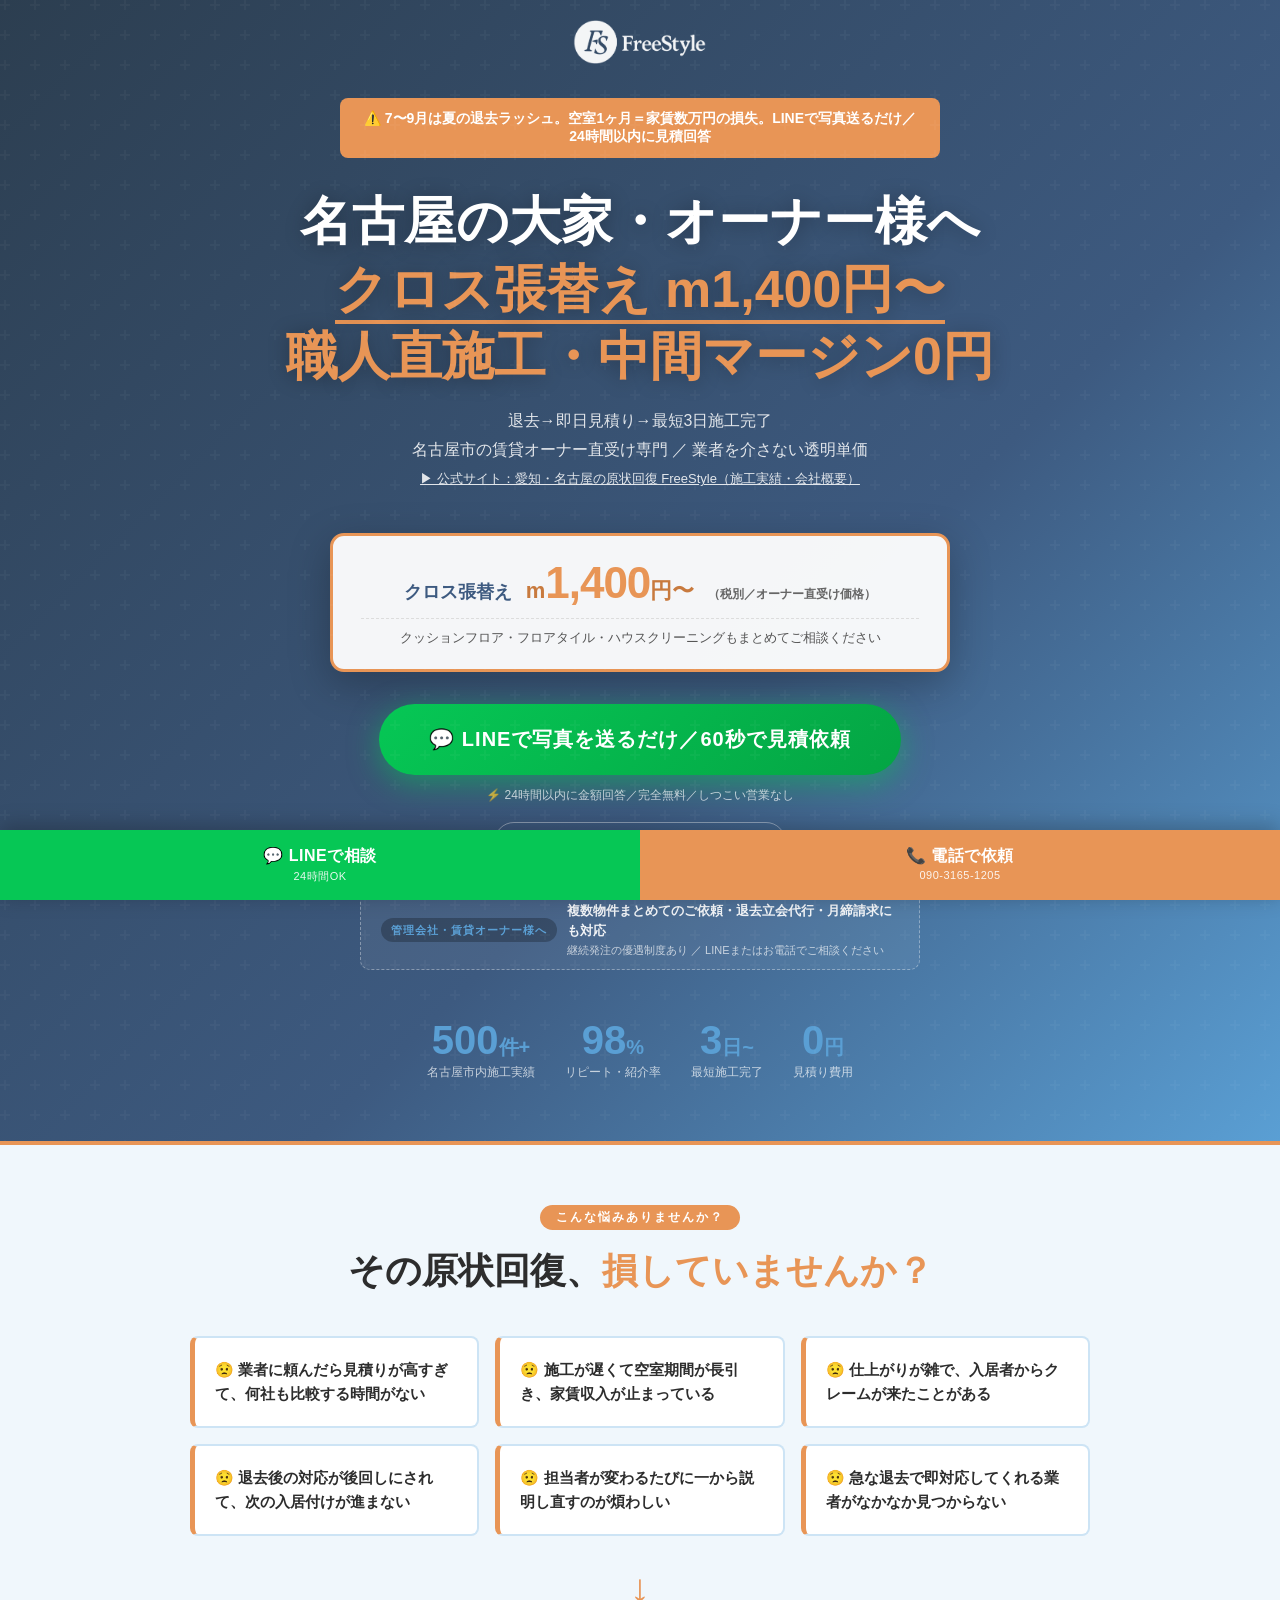
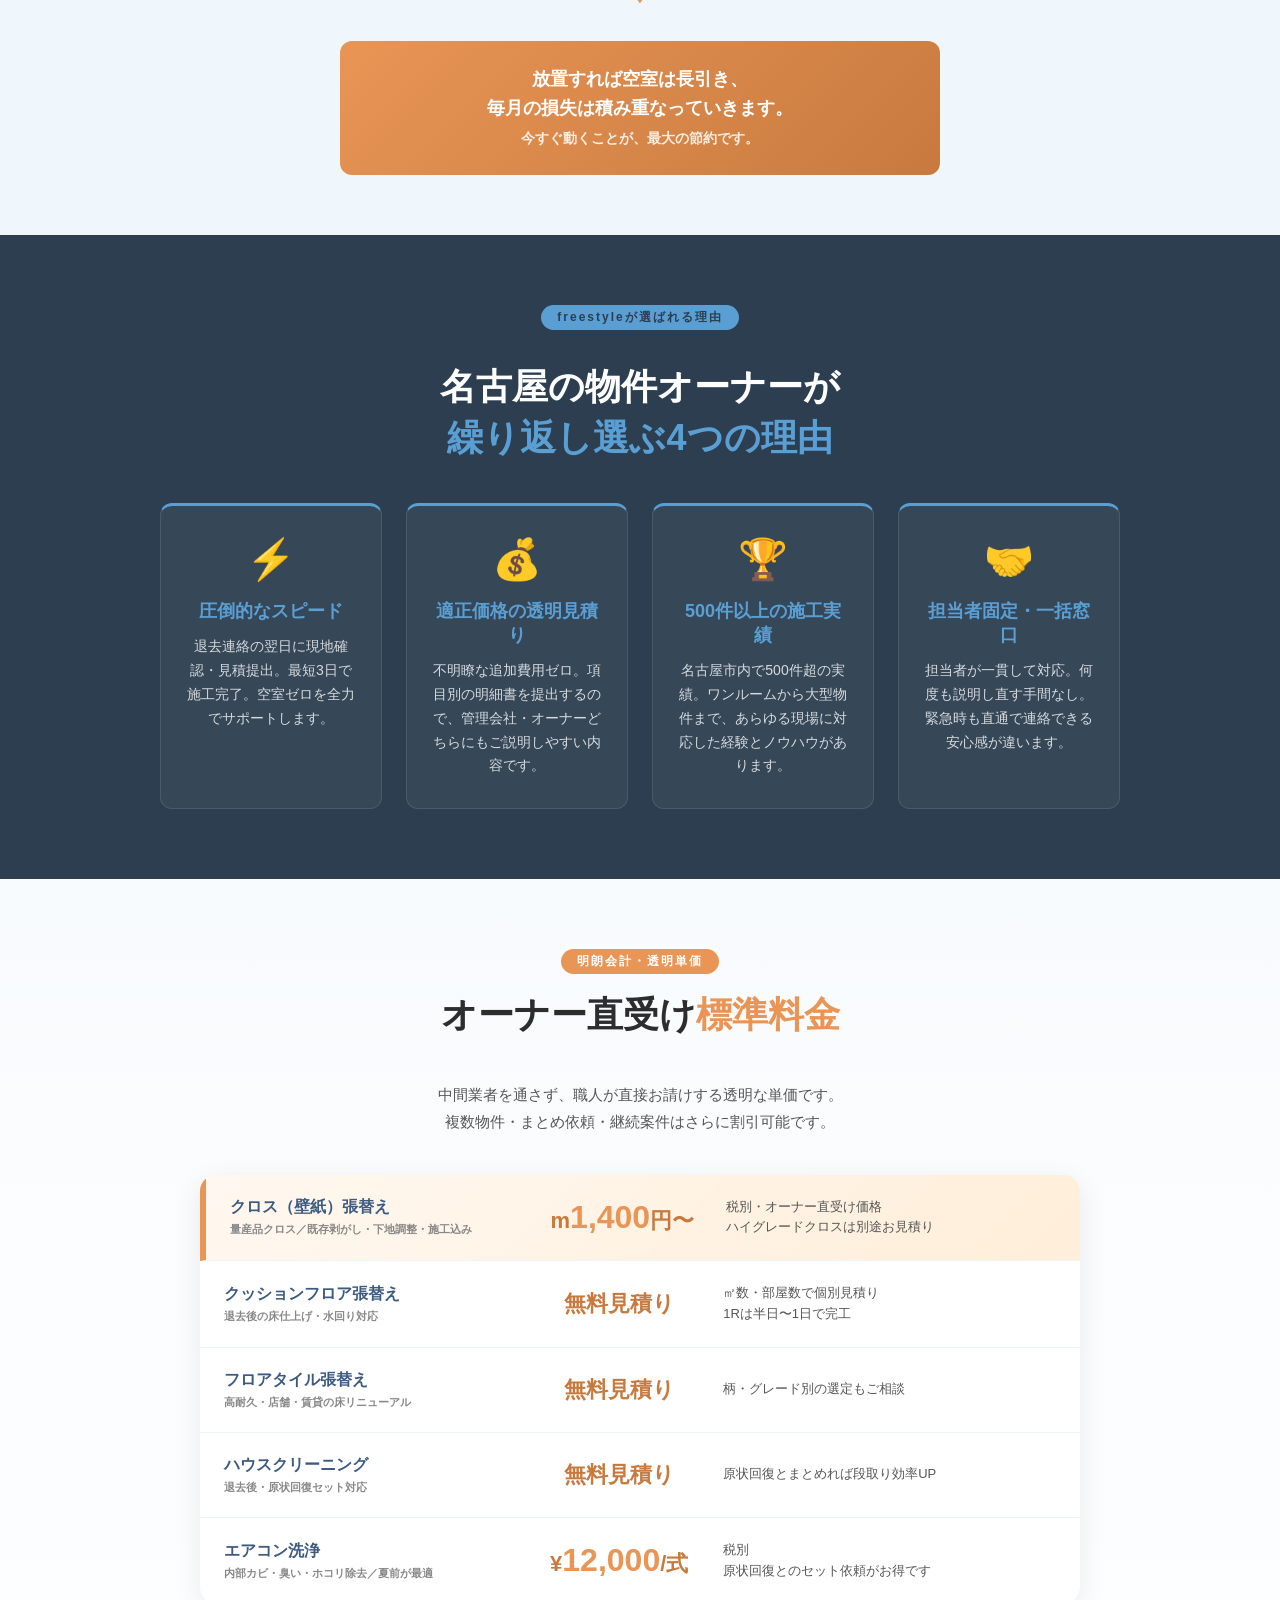
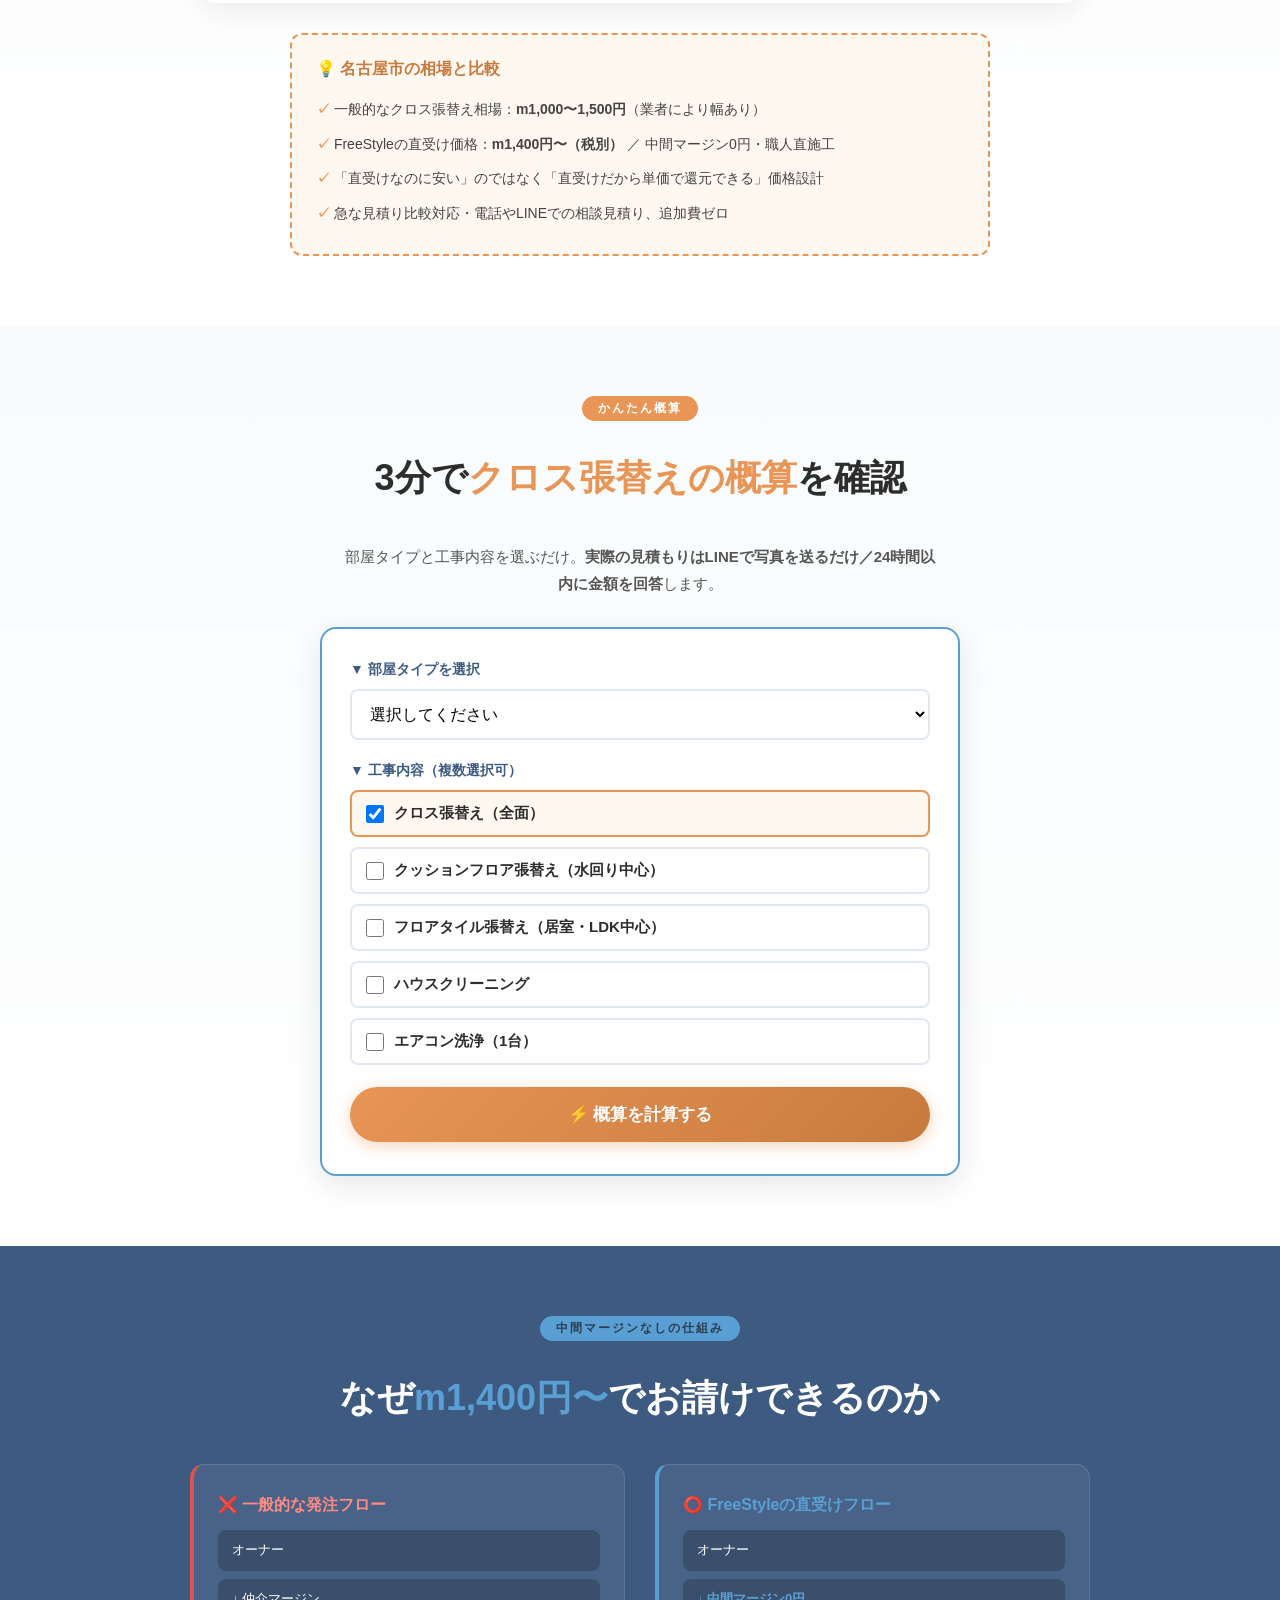
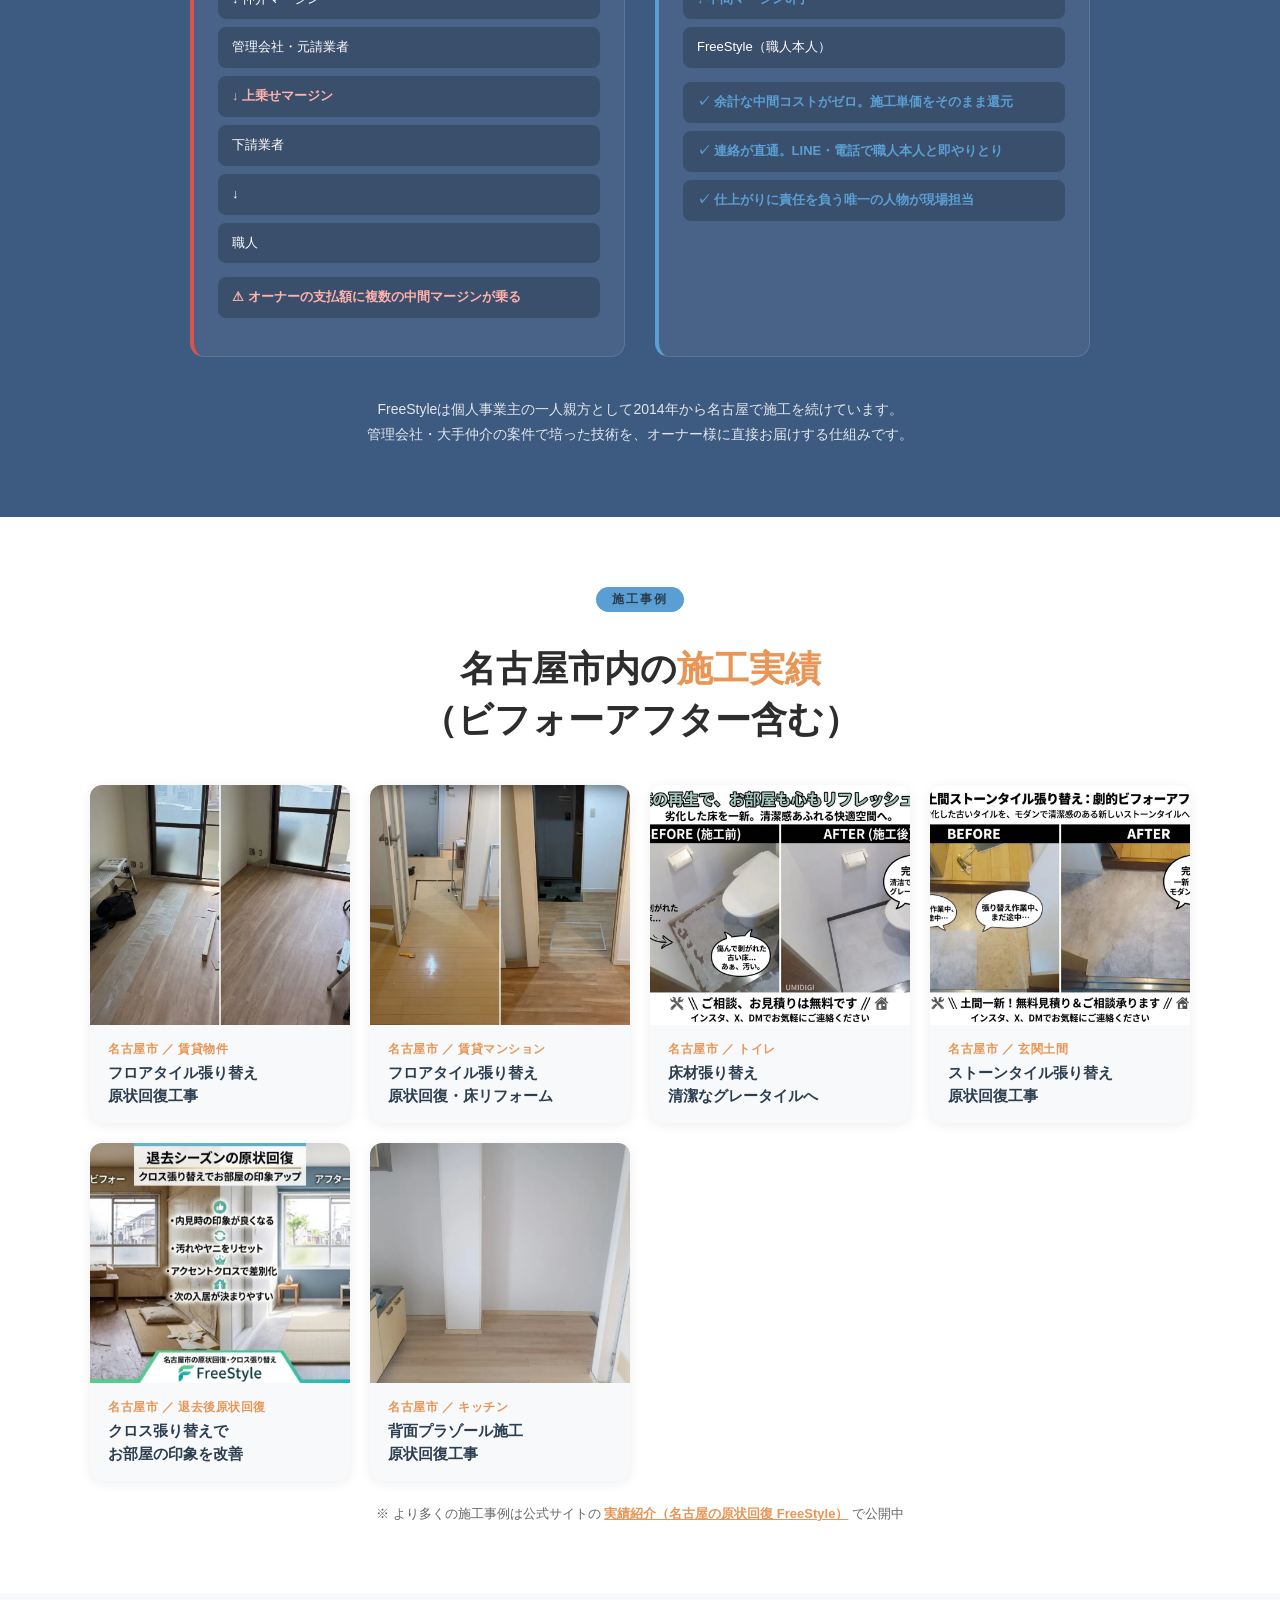
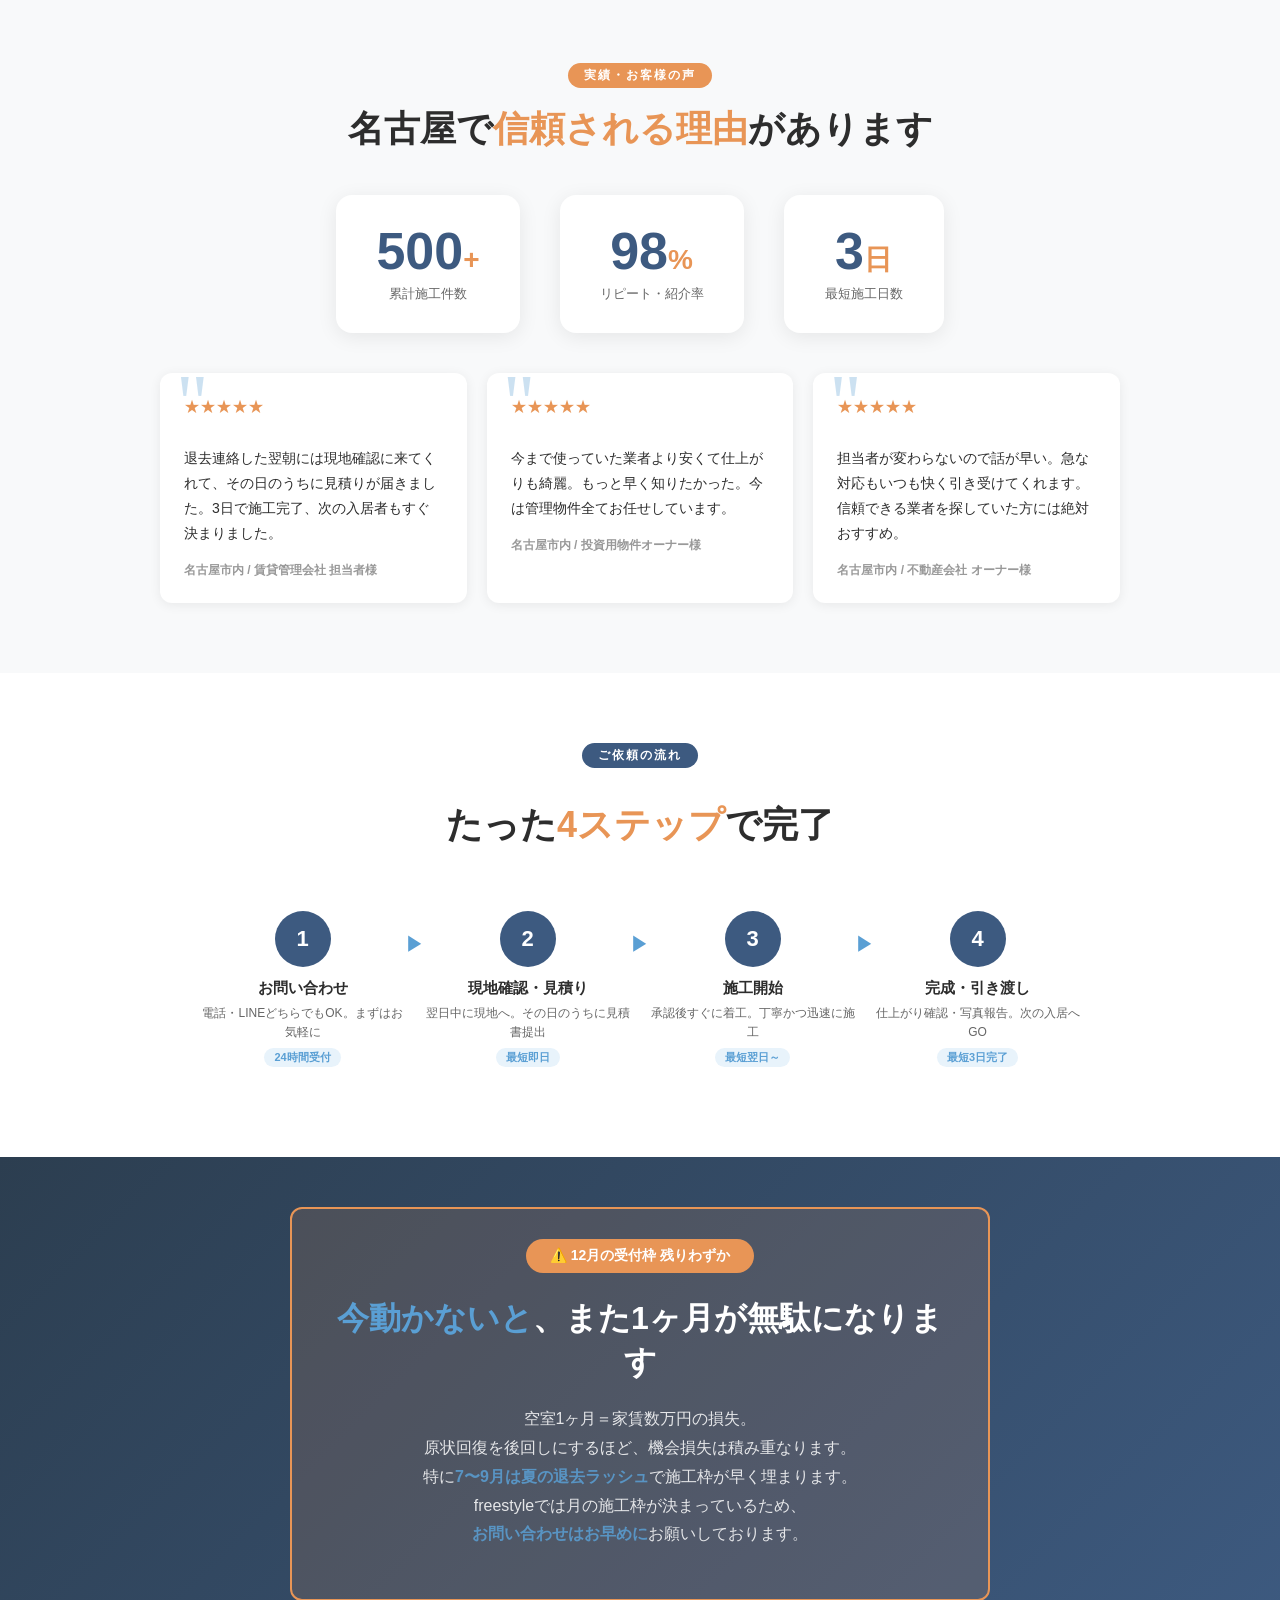
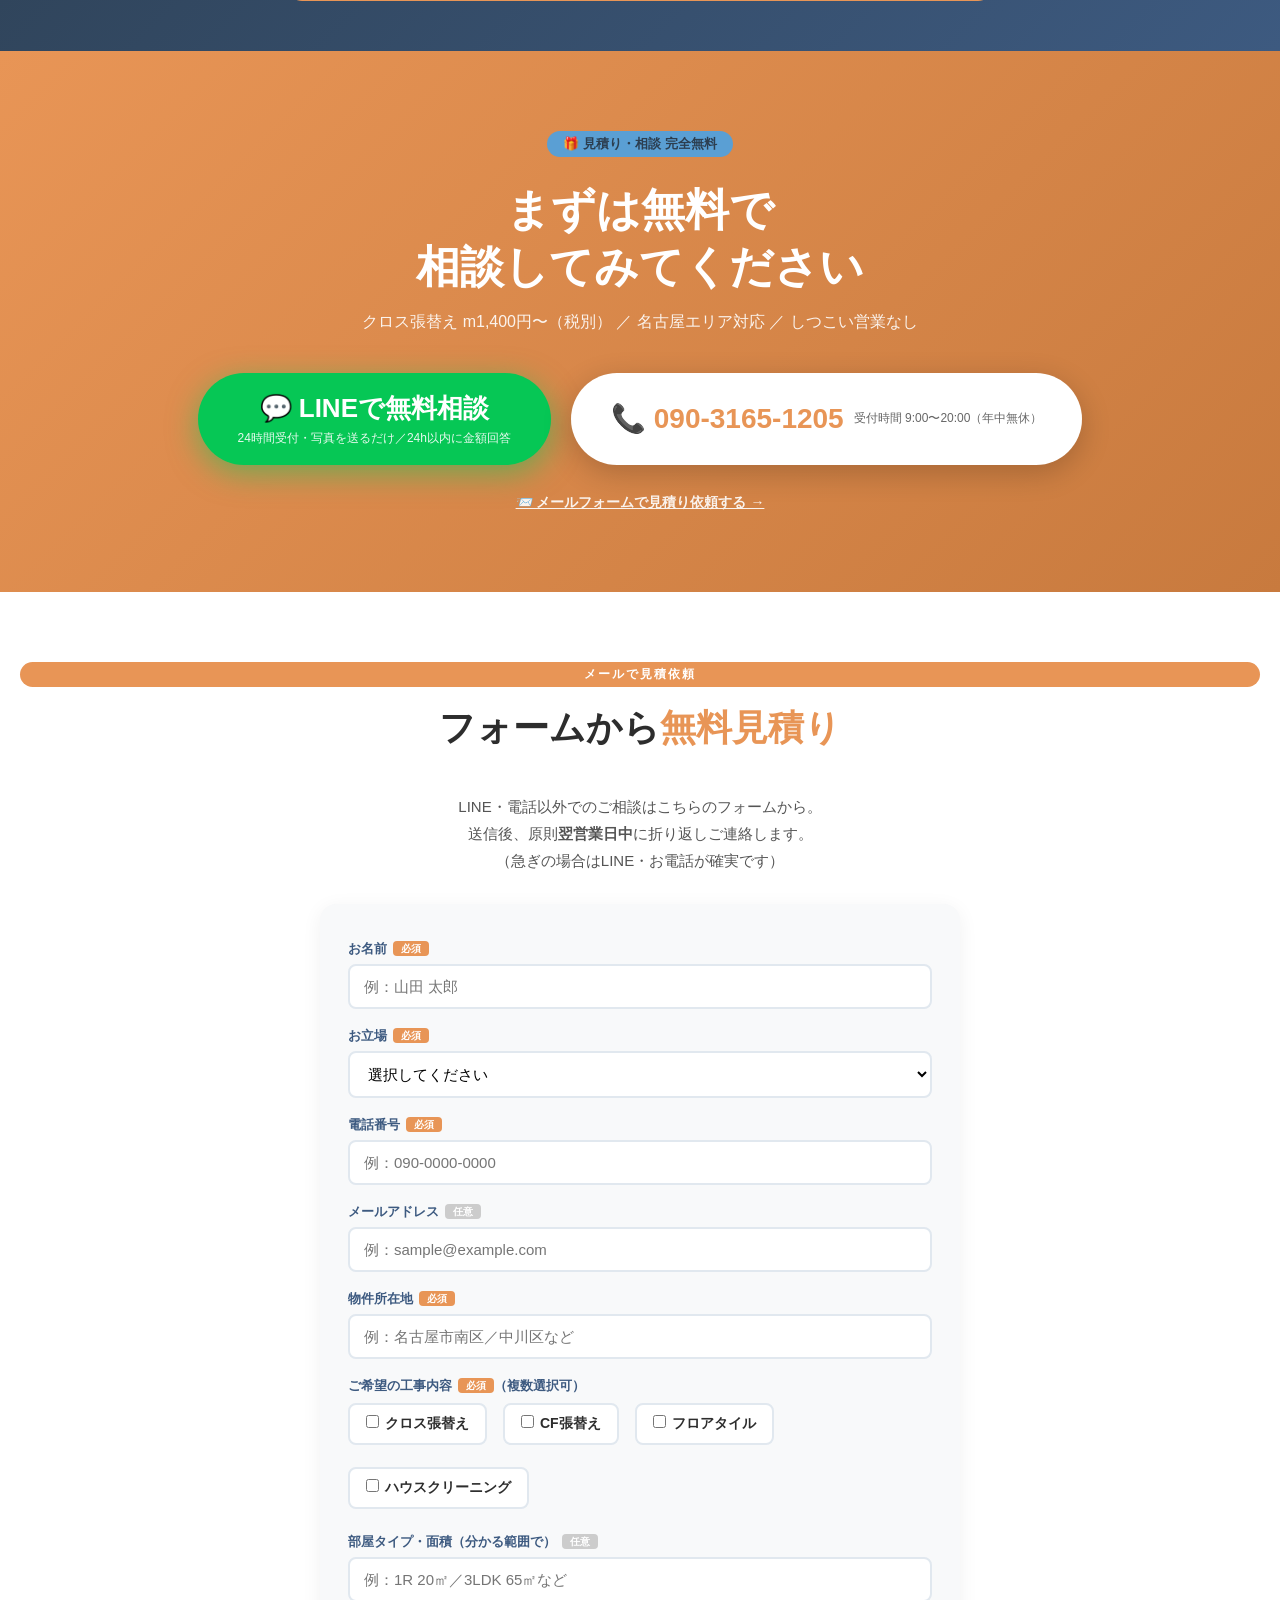
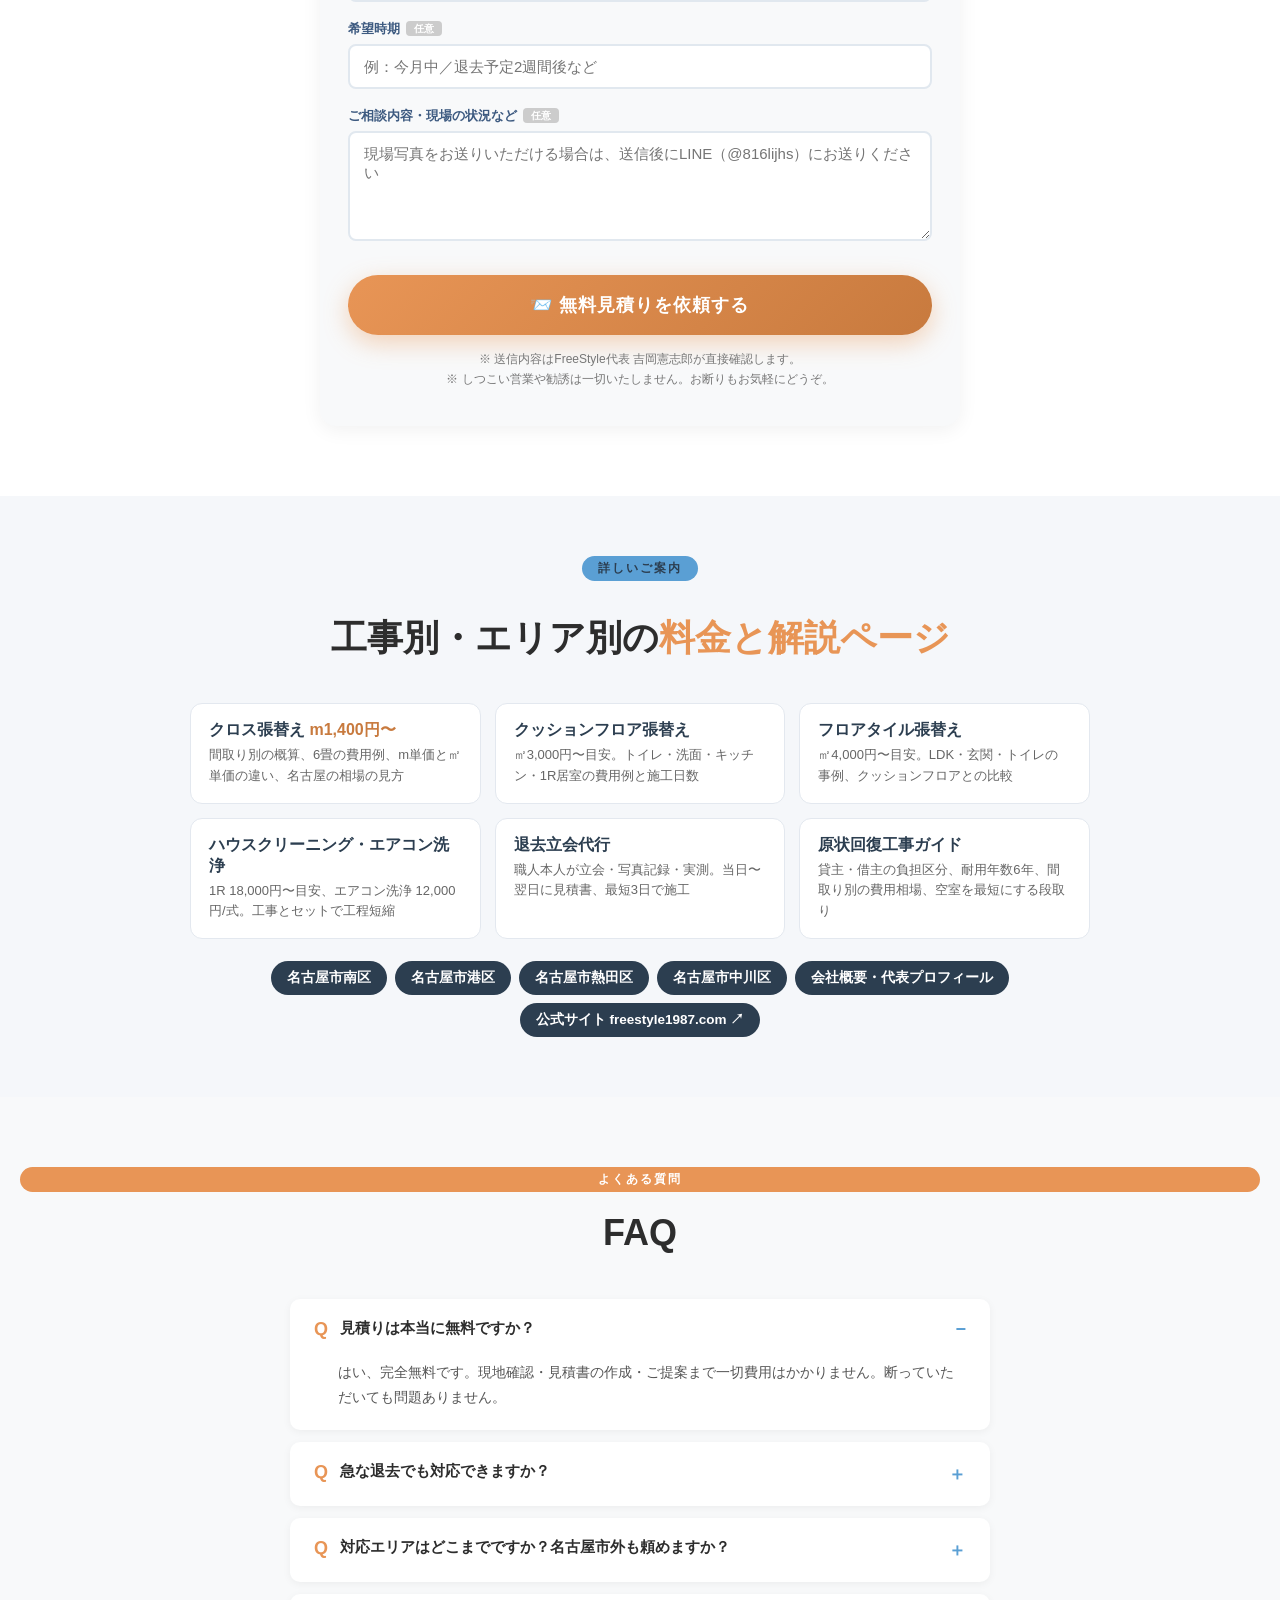
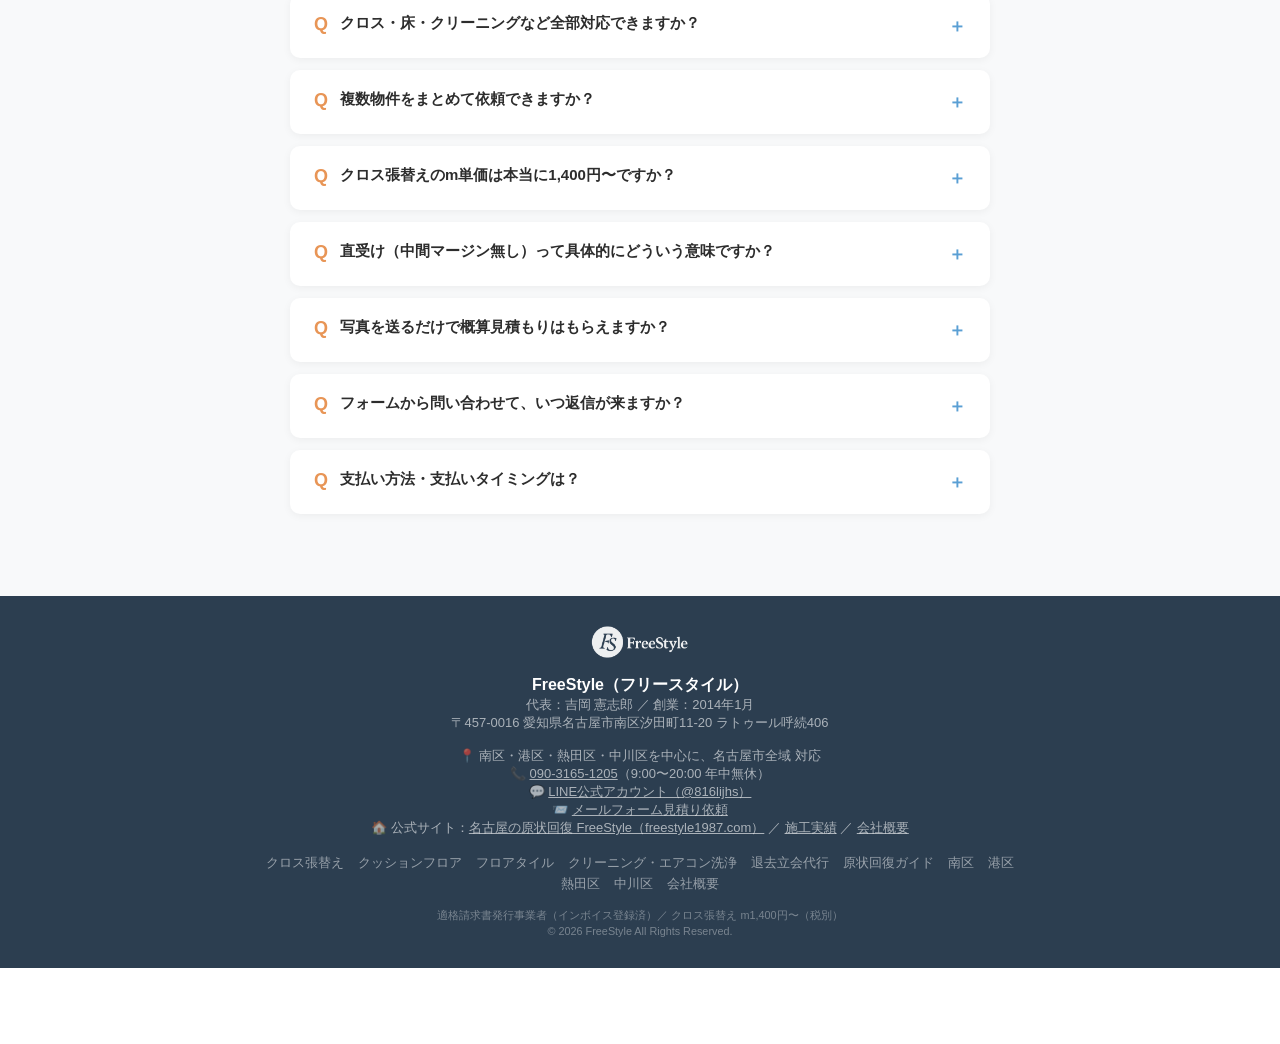
<file: index.html>
<!DOCTYPE html>
<html lang="ja">
<head>
<meta charset="UTF-8">
<meta name="viewport" content="width=device-width, initial-scale=1.0">
<meta name="theme-color" content="#2c3e50">

<!-- Google tag (gtag.js) -->
<script async src="https://www.googletagmanager.com/gtag/js?id=G-MNE5F1QSGY"></script>
<script>
  window.dataLayer = window.dataLayer || [];
  function gtag(){dataLayer.push(arguments);}
  gtag('js', new Date());
  gtag('config', 'G-MNE5F1QSGY');
</script>

<title>名古屋のクロス張替え m1,400円〜｜オーナー直受け FreeStyle</title>
<meta name="description" content="名古屋市の賃貸オーナー・大家様 直受け専門のクロス張替え／原状回復工事 FreeStyle（フリースタイル）。クロス張替え m1,400円〜（税別）の透明単価。中間マージン0円・職人直施工。退去翌日に現地確認、最短3日で施工完了。LINE・電話・フォームで24時間受付中、写真送るだけ即見積り。">
<meta name="keywords" content="クロス張替え 名古屋,クロス張替え 単価 名古屋,アクセントクロス 名古屋,原状回復 名古屋,オーナー直受け 名古屋,大家 内装業者,賃貸 原状回復,管理会社 原状回復,名古屋市南区 クロス張替え,職人直施工,FreeStyle,フリースタイル">
<meta name="author" content="FreeStyle 吉岡憲志郎">
<meta name="robots" content="index,follow,max-image-preview:large">
<link rel="preload" as="image" href="img/logo-sm.webp" type="image/webp" fetchpriority="high">
<link rel="canonical" href="https://freestyle-nagoya.netlify.app/">

<meta property="og:type" content="website">
<meta property="og:locale" content="ja_JP">
<meta property="og:title" content="名古屋のクロス張替え m1,400円〜｜オーナー直受けFreeStyle">
<meta property="og:description" content="名古屋市の大家・賃貸オーナー直受け専門。クロス張替え m1,400円〜（税別）／中間マージン0円・職人直施工。LINEで24時間相談OK・写真送るだけ即見積り。">
<meta property="og:url" content="https://freestyle-nagoya.netlify.app/">
<meta property="og:site_name" content="FreeStyle（フリースタイル）">
<meta property="og:image" content="https://freestyle-nagoya.netlify.app/img/og.png">
<meta property="og:image:width" content="1200">
<meta property="og:image:height" content="630">
<meta name="twitter:card" content="summary_large_image">

<link rel="icon" type="image/png" sizes="32x32" href="img/favicon-32.png">
<link rel="icon" type="image/png" sizes="192x192" href="img/favicon-192.png">
<link rel="apple-touch-icon" href="img/apple-touch-icon.png">

<script type="application/ld+json">
{
  "@context": "https://schema.org",
  "@type": "HomeAndConstructionBusiness",
  "additionalType": "https://schema.org/LocalBusiness",
  "@id": "https://freestyle-nagoya.netlify.app/#business",
  "name": "FreeStyle（フリースタイル）",
  "alternateName": "freestyle",
  "description": "名古屋市の賃貸オーナー・管理会社向け 原状回復工事の専門業者。クロス張替え・クッションフロア張替え・フロアタイル張替え・ハウスクリーニングを一括対応。",
  "url": "https://freestyle1987.com/",
  "mainEntityOfPage": "https://freestyle1987.com/",
  "image": "https://freestyle-nagoya.netlify.app/img/logo.png",
  "logo": "https://freestyle-nagoya.netlify.app/img/logo.png",
  "telephone": "+81-90-3165-1205",
  "email": "freestyle.yoshioka@gmail.com",
  "priceRange": "¥¥",
  "hasOfferCatalog": {
    "@type": "OfferCatalog",
    "name": "FreeStyle 内装工事メニュー",
    "itemListElement": [
      {
        "@type": "Offer",
        "itemOffered": {"@type": "Service", "name": "クロス（壁紙）張替え", "url": "https://freestyle-nagoya.netlify.app/cross/"},
        "price": "1400",
        "priceCurrency": "JPY",
        "priceSpecification": {
          "@type": "UnitPriceSpecification",
          "price": "1400",
          "priceCurrency": "JPY",
          "unitCode": "MTR",
          "valueAddedTaxIncluded": false
        },
        "description": "オーナー直受け価格 m1,400円〜（税別）"
      },
      {
        "@type": "Offer",
        "itemOffered": {"@type": "Service", "name": "クッションフロア張替え", "url": "https://freestyle-nagoya.netlify.app/cushion-floor/"},
        "description": "退去後の床仕上げ。お見積り無料"
      },
      {
        "@type": "Offer",
        "itemOffered": {"@type": "Service", "name": "フロアタイル張替え", "url": "https://freestyle-nagoya.netlify.app/floor-tile/"},
        "description": "高耐久・水回り対応。お見積り無料"
      },
      {
        "@type": "Offer",
        "itemOffered": {"@type": "Service", "name": "ハウスクリーニング", "url": "https://freestyle-nagoya.netlify.app/house-cleaning/"},
        "description": "退去後・原状回復セット対応"
      },
      {
        "@type": "Offer",
        "itemOffered": {"@type": "Service", "name": "エアコン洗浄", "url": "https://freestyle-nagoya.netlify.app/house-cleaning/"},
        "price": "12000",
        "priceCurrency": "JPY",
        "description": "1式12,000円（税別）。内部カビ・臭い・ホコリ除去。原状回復とのセット依頼に対応"
      },
      {
        "@type": "Offer",
        "itemOffered": {"@type": "Service", "name": "退去立会代行", "url": "https://freestyle-nagoya.netlify.app/tachiai/"},
        "description": "管理会社・賃貸オーナー様向け。退去立会から原状回復までワンストップ対応"
      }
    ]
  },
  "address": {
    "@type": "PostalAddress",
    "streetAddress": "汐田町11-20 ラトゥール呼続406",
    "addressLocality": "名古屋市南区",
    "addressRegion": "愛知県",
    "postalCode": "457-0016",
    "addressCountry": "JP"
  },
  "areaServed": [
    {"@type": "City", "name": "名古屋市", "@id": "https://ja.wikipedia.org/wiki/%E5%90%8D%E5%8F%A4%E5%B1%8B%E5%B8%82"},
    {"@type": "AdministrativeArea", "name": "名古屋市南区"},
    {"@type": "AdministrativeArea", "name": "名古屋市港区"},
    {"@type": "AdministrativeArea", "name": "名古屋市熱田区"},
    {"@type": "AdministrativeArea", "name": "名古屋市中川区"}
  ],
  "founder": {"@type": "Person", "@id": "https://freestyle-nagoya.netlify.app/company/#founder", "name": "吉岡憲志郎", "jobTitle": "代表・内装職人", "url": "https://freestyle-nagoya.netlify.app/company/"},
  "geo": {"@type": "GeoCoordinates", "latitude": 35.1033, "longitude": 136.9267},
  "contactPoint": [{"@type": "ContactPoint", "telephone": "+81-90-3165-1205", "contactType": "customer service", "availableLanguage": "ja", "hoursAvailable": {"@type": "OpeningHoursSpecification", "dayOfWeek": ["Monday","Tuesday","Wednesday","Thursday","Friday","Saturday","Sunday"], "opens": "09:00", "closes": "20:00"}}],
  "knowsAbout": ["クロス張替え", "壁紙張替え", "クッションフロア張替え", "フロアタイル張替え", "原状回復工事", "退去立会代行", "ハウスクリーニング", "エアコン洗浄"],
  "slogan": "名古屋の賃貸オーナー直受け クロス張替え m1,400円〜",
  "foundingDate": "2014-01",
  "sameAs": [
    "https://freestyle-nagoya.netlify.app/",
    "https://line.me/R/ti/p/%40816lijhs",
    "https://www.instagram.com/naisouproject/"
  ],
  "openingHoursSpecification": {
    "@type": "OpeningHoursSpecification",
    "dayOfWeek": ["Monday","Tuesday","Wednesday","Thursday","Friday","Saturday","Sunday"],
    "opens": "09:00",
    "closes": "20:00"
  }
}
</script>
<script type="application/ld+json">
{
  "@context": "https://schema.org",
  "@type": "FAQPage",
  "mainEntity": [
    {
      "@type": "Question",
      "name": "見積りは本当に無料ですか？",
      "acceptedAnswer": {"@type": "Answer", "text": "はい、完全無料です。現地確認・見積書の作成・ご提案まで一切費用はかかりません。断っていただいても問題ありません。"}
    },
    {
      "@type": "Question",
      "name": "急な退去でも対応できますか？",
      "acceptedAnswer": {"@type": "Answer", "text": "はい、対応可能です。退去連絡をいただければ、最短翌日に現地確認に伺います。緊急案件も積極的に受け付けています。"}
    },
    {
      "@type": "Question",
      "name": "対応エリアはどこまでですか？名古屋市外も頼めますか？",
      "acceptedAnswer": {"@type": "Answer", "text": "南区・港区・熱田区・中川区を中心に、名古屋市全域に対応しています（名古屋市内は出張費無料）。隣接市（豊明・東海・知多・大府など）も内容次第で対応可能ですので、まずはお気軽にご相談ください。"}
    },
    {
      "@type": "Question",
      "name": "クロス・床・クリーニングなど全部対応できますか？",
      "acceptedAnswer": {"@type": "Answer", "text": "はい。クロス張替え・クッションフロア張替え・フロアタイル張替え・ハウスクリーニング・エアコン洗浄を一括対応します。賃貸の原状回復で必要な仕上げ工事はワンストップで完結します。※フローリング補修・設備修繕など上記以外の工事は対応外です。"}
    },
    {
      "@type": "Question",
      "name": "複数物件をまとめて依頼できますか？",
      "acceptedAnswer": {"@type": "Answer", "text": "もちろんです。管理会社様・複数物件オーナー様のまとめてのご依頼も大歓迎です。割引対応もご相談ください。"}
    },
    {
      "@type": "Question",
      "name": "クロス張替えのm単価は本当に1,400円〜ですか？",
      "acceptedAnswer": {"@type": "Answer", "text": "量産品クロス・税別・オーナー直受け価格でm1,400円〜です。既存クロスの剥がし・下地パテ処理・施工までを含んだ単価で、追加料金や別途費用は事前見積で全て明記します。ハイグレードクロス（柄物・防汚・消臭機能付きなど）はメーカー定価により単価が変動するため、別途お見積りいたします。"}
    },
    {
      "@type": "Question",
      "name": "直受け（中間マージン無し）って具体的にどういう意味ですか？",
      "acceptedAnswer": {"@type": "Answer", "text": "物件オーナー様から、施工する職人本人（FreeStyle代表 吉岡）が直接ご依頼を受ける形です。一般的な発注では「オーナー → 管理会社 → 元請 → 下請 → 職人」と4段階の手数料が乗ることが多いですが、その中間業者を全てカットする仕組み。連絡も直通、責任の所在も明確、単価もシンプルです。"}
    },
    {
      "@type": "Question",
      "name": "写真を送るだけで概算見積もりはもらえますか？",
      "acceptedAnswer": {"@type": "Answer", "text": "はい、可能です。LINE（@816lijhs）にお部屋の写真と㎡数をお送りいただければ、概算をその日のうちにご返信します。確定見積りは現地確認後となりますが、概算で予算感をつかむことができます。"}
    },
    {
      "@type": "Question",
      "name": "フォームから問い合わせて、いつ返信が来ますか？",
      "acceptedAnswer": {"@type": "Answer", "text": "原則として翌営業日中にメール・電話・LINEのいずれかで折り返しいたします。お急ぎの場合はLINE・電話のほうが早く、最短数十分以内にご返答できます。"}
    },
    {
      "@type": "Question",
      "name": "支払い方法・支払いタイミングは？",
      "acceptedAnswer": {"@type": "Answer", "text": "原則として施工完了後の銀行振込です。継続取引の管理会社様・オーナー様は月末締め翌月払い等の対応も可能。インボイス登録済（適格請求書発行事業者）のため、消費税の仕入税額控除にも対応しています。"}
    }
  ]
}
</script>
<style>
  * { margin: 0; padding: 0; box-sizing: border-box; }
  :root {
    --primary: #5a9fd4;       /* 水色：FreeStyleブランド */
    --primary-dark: #3d7ba3;
    --accent: #e89556;        /* オレンジ：CTA・強調 */
    --accent-dark: #c87a3e;
    --dark: #2c3e50;          /* 濃紺グレー：濃い背景・テキスト */
    --navy: #3d5a80;
    --light: #f5f7fa;         /* 薄ブルーグレー */
    --white: #ffffff;
    --gray: #f8f9fa;
    --text: #2d2d2d;
    /* 後方互換（旧クラス名で残しつつ色だけ刷新） */
    --red: var(--accent);
    --gold: var(--primary);
  }
  body {
    font-family: 'Hiragino Kaku Gothic ProN', 'Meiryo', sans-serif;
    color: var(--text);
    /* 固定CTAバーの高さ分。フッター最下部が隠れないようにする */
    padding-bottom: calc(76px + env(safe-area-inset-bottom));
  }

  /* ====== HERO ====== */
  .hero {
    background: linear-gradient(135deg, #2c3e50 0%, #3d5a80 60%, #5a9fd4 100%);
    color: white;
    padding: 20px 20px 60px;
    text-align: center;
    position: relative;
    overflow: hidden;
  }
  .hero::before {
    content: '';
    position: absolute; inset: 0;
    background: url("data:image/svg+xml,%3Csvg width='60' height='60' viewBox='0 0 60 60' xmlns='http://www.w3.org/2000/svg'%3E%3Cg fill='none' fill-rule='evenodd'%3E%3Cg fill='%23ffffff' fill-opacity='0.03'%3E%3Cpath d='M36 34v-4h-2v4h-4v2h4v4h2v-4h4v-2h-4zm0-30V0h-2v4h-4v2h4v4h2V6h4V4h-4zM6 34v-4H4v4H0v2h4v4h2v-4h4v-2H6zM6 4V0H4v4H0v2h4v4h2V6h4V4H6z'/%3E%3C/g%3E%3C/g%3E%3C/svg%3E");
  }
  .logo { margin-bottom: 30px; }
  .logo img { height: 44px; width: auto; filter: brightness(0) invert(1); opacity: 0.95; display: inline-block; }
  @media (max-width: 600px) { .logo img { height: 36px; } }

  .alert-bar {
    background: var(--red);
    color: white;
    padding: 12px 20px;
    border-radius: 8px;
    font-size: 14px;
    font-weight: bold;
    margin: 0 auto 30px;
    max-width: 600px;
    animation: pulse 2s infinite;
  }
  @keyframes pulse { 0%,100%{opacity:1} 50%{opacity:0.85} }

  .hero h1 {
    font-size: clamp(26px, 6vw, 52px);
    font-weight: 900;
    line-height: 1.3;
    margin-bottom: 16px;
    text-shadow: 0 2px 20px rgba(0,0,0,0.3);
  }
  .hero h1 span { color: var(--accent); }
  .hero h1 .under {
    border-bottom: 4px solid var(--red);
    padding-bottom: 2px;
  }

  .hero-sub {
    font-size: 16px;
    opacity: 0.85;
    margin-bottom: 40px;
    line-height: 1.8;
  }

  .hero-price-banner {
    background: rgba(255,255,255,0.95);
    color: var(--dark);
    border-radius: 14px;
    padding: 22px 28px;
    max-width: 620px;
    margin: 0 auto 32px;
    box-shadow: 0 12px 40px rgba(0,0,0,0.25);
    border: 3px solid var(--accent);
  }
  .hero-price-banner .price-row {
    display: flex;
    align-items: baseline;
    justify-content: center;
    gap: 14px;
    flex-wrap: wrap;
  }
  .hero-price-banner .price-label {
    font-size: 18px;
    font-weight: 900;
    color: var(--navy);
  }
  .hero-price-banner .price-value {
    font-size: 22px;
    font-weight: 900;
    color: var(--accent-dark);
  }
  .hero-price-banner .price-value strong {
    font-size: 44px;
    color: var(--accent);
    letter-spacing: -1px;
  }
  .hero-price-banner .price-tax {
    font-size: 12px;
    color: #666;
    font-weight: 600;
  }
  .hero-price-banner .price-row-sub {
    font-size: 13px;
    color: #555;
    text-align: center;
    margin-top: 10px;
    padding-top: 10px;
    border-top: 1px dashed #ddd;
  }
  @media (max-width: 600px) {
    .hero-price-banner { padding: 18px 18px; }
    .hero-price-banner .price-value strong { font-size: 36px; }
    .hero-price-banner .price-label { font-size: 16px; }
  }

  .cta-main {
    display: inline-block;
    background: linear-gradient(135deg, #e89556, #c87a3e);
    color: white;
    font-size: 20px;
    font-weight: 900;
    padding: 22px 50px;
    border-radius: 50px;
    text-decoration: none;
    box-shadow: 0 8px 30px rgba(232,149,86,0.5);
    transition: transform 0.2s, box-shadow 0.2s;
    animation: bounce 2s ease-in-out infinite;
    letter-spacing: 1px;
  }
  .cta-main:hover { transform: translateY(-3px); box-shadow: 0 12px 40px rgba(232,149,86,0.7); }
  @keyframes bounce { 0%,100%{transform:translateY(0)} 50%{transform:translateY(-6px)} }
  .cta-note { font-size: 12px; opacity: 0.7; margin-top: 12px; }

  .cta-main.cta-line {
    background: linear-gradient(135deg, #06c755, #04a544);
    box-shadow: 0 8px 30px rgba(6,199,85,0.5);
  }
  .cta-main.cta-line:hover { box-shadow: 0 12px 40px rgba(6,199,85,0.7); }

  .cta-sub-tel {
    display: inline-block;
    margin-top: 18px;
    color: rgba(255,255,255,0.95);
    font-size: 14px;
    font-weight: bold;
    padding: 10px 24px;
    border: 1.5px solid rgba(255,255,255,0.4);
    border-radius: 50px;
    text-decoration: none;
    transition: background 0.2s;
  }
  .cta-sub-tel:hover { background: rgba(255,255,255,0.1); }

  /* 管理会社向けサブCTA（HERO内・控えめバッジ） */
  .cta-biz {
    display: inline-flex;
    align-items: center;
    gap: 10px;
    margin: 22px auto 0;
    padding: 10px 20px;
    background: rgba(255,255,255,0.06);
    border: 1px dashed rgba(255,255,255,0.35);
    border-radius: 10px;
    color: rgba(255,255,255,0.92);
    text-decoration: none;
    font-size: 13px;
    line-height: 1.5;
    max-width: 560px;
    text-align: left;
    transition: background 0.2s, border-color 0.2s;
  }
  .cta-biz:hover { background: rgba(255,255,255,0.12); border-color: rgba(255,255,255,0.6); }
  .cta-biz .cta-biz-label {
    flex-shrink: 0;
    font-size: 11px;
    font-weight: 900;
    letter-spacing: 1px;
    color: var(--gold);
    background: rgba(0,0,0,0.25);
    padding: 4px 10px;
    border-radius: 20px;
    text-transform: uppercase;
  }
  .cta-biz .cta-biz-text { font-weight: 600; }
  .cta-biz .cta-biz-text small { display: block; opacity: 0.75; font-weight: 400; font-size: 11px; margin-top: 2px; }
  @media (max-width: 600px) {
    .cta-biz { font-size: 12px; padding: 9px 14px; gap: 8px; }
    .cta-biz .cta-biz-label { font-size: 10px; padding: 3px 8px; }
  }

  .trust-nums {
    display: flex;
    justify-content: center;
    gap: 30px;
    margin-top: 50px;
    flex-wrap: wrap;
  }
  .trust-num { text-align: center; }
  .trust-num .num { font-size: 40px; font-weight: 900; color: var(--gold); line-height: 1; }
  .trust-num .num span { font-size: 20px; }
  .trust-num .label { font-size: 12px; opacity: 0.7; margin-top: 4px; }

  /* ====== PAIN ====== */
  .pain {
    background: #f0f7fc;
    padding: 60px 20px;
    text-align: center;
    border-top: 4px solid var(--red);
  }
  .section-tag {
    display: inline-block;
    background: var(--red);
    color: white;
    font-size: 12px;
    font-weight: bold;
    padding: 4px 16px;
    border-radius: 20px;
    margin-bottom: 16px;
    letter-spacing: 2px;
  }
  .section-title { font-size: clamp(22px, 4vw, 36px); font-weight: 900; margin-bottom: 40px; line-height: 1.4; }
  .section-title span { color: var(--red); }

  .pain-list {
    display: grid;
    grid-template-columns: repeat(auto-fit, minmax(260px, 1fr));
    gap: 16px;
    max-width: 900px;
    margin: 0 auto;
  }
  .pain-item {
    background: white;
    border: 2px solid #cde4f5;
    border-left: 5px solid var(--red);
    border-radius: 8px;
    padding: 20px;
    text-align: left;
    font-size: 15px;
    font-weight: 600;
    line-height: 1.6;
  }
  .pain-item::before { content: '😟 '; }

  .pain-arrow {
    font-size: 40px;
    margin: 30px auto;
    color: var(--red);
  }
  .pain-result {
    background: linear-gradient(135deg, #e89556, #c87a3e);
    color: white;
    padding: 24px 32px;
    border-radius: 12px;
    max-width: 600px;
    margin: 0 auto;
    font-size: 18px;
    font-weight: 900;
    line-height: 1.6;
  }

  /* ====== SOLUTION ====== */
  .solution {
    background: var(--dark);
    color: white;
    padding: 70px 20px;
    text-align: center;
  }
  .solution .section-title { color: white; }
  .solution .section-title span { color: var(--gold); }

  .features {
    display: grid;
    grid-template-columns: repeat(auto-fit, minmax(220px, 1fr));
    gap: 24px;
    max-width: 960px;
    margin: 0 auto;
  }
  .feature {
    background: rgba(255,255,255,0.05);
    border: 1px solid rgba(255,255,255,0.1);
    border-top: 3px solid var(--gold);
    border-radius: 12px;
    padding: 30px 24px;
    transition: transform 0.2s;
  }
  .feature:hover { transform: translateY(-5px); }
  .feature .icon { font-size: 40px; margin-bottom: 16px; }
  .feature h3 { font-size: 18px; font-weight: 900; margin-bottom: 12px; color: var(--gold); }
  .feature p { font-size: 14px; opacity: 0.8; line-height: 1.7; }

  /* ====== PRICING ====== */
  .pricing {
    background: linear-gradient(180deg, #f8fbfd 0%, #ffffff 100%);
    padding: 70px 20px;
    text-align: center;
  }
  .price-table {
    max-width: 880px;
    margin: 40px auto 30px;
    background: white;
    border-radius: 16px;
    overflow: hidden;
    box-shadow: 0 8px 30px rgba(0,0,0,0.08);
  }
  .price-row-item {
    display: grid;
    grid-template-columns: 1.4fr 1fr 1.6fr;
    align-items: center;
    padding: 22px 24px;
    border-bottom: 1px solid #eef3f8;
    text-align: left;
  }
  .price-row-item:last-child { border-bottom: none; }
  .price-row-item.highlight {
    background: linear-gradient(135deg, #fff8f0 0%, #ffeed9 100%);
    border-left: 6px solid var(--accent);
  }
  .price-row-item .pr-name {
    font-size: 16px;
    font-weight: 900;
    color: var(--navy);
  }
  .price-row-item .pr-name small {
    display: block;
    font-size: 11px;
    color: #888;
    font-weight: 600;
    margin-top: 4px;
  }
  .price-row-item .pr-amount {
    font-size: 22px;
    font-weight: 900;
    color: var(--accent-dark);
    text-align: center;
  }
  .price-row-item .pr-amount strong {
    font-size: 32px;
    color: var(--accent);
  }
  .price-row-item .pr-note {
    font-size: 13px;
    color: #555;
    line-height: 1.6;
  }
  @media (max-width: 600px) {
    .price-row-item {
      grid-template-columns: 1fr;
      gap: 8px;
      padding: 18px 20px;
    }
    .price-row-item .pr-amount { text-align: left; }
  }
  .price-comparison {
    max-width: 700px;
    margin: 30px auto 0;
    padding: 24px;
    background: #fff8f0;
    border: 2px dashed var(--accent);
    border-radius: 12px;
    text-align: left;
  }
  .price-comparison h4 {
    font-size: 16px;
    color: var(--accent-dark);
    margin-bottom: 12px;
    font-weight: 900;
  }
  .price-comparison ul {
    list-style: none;
    padding: 0;
  }
  .price-comparison li {
    font-size: 14px;
    padding: 6px 0;
    color: #444;
    line-height: 1.6;
  }
  .price-comparison li::before { content: '✓ '; color: var(--accent); font-weight: bold; }

  /* ====== SIMULATOR (3分概算) ====== */
  .simulator { background: linear-gradient(180deg,#f8fbfd 0%, #ffffff 100%); padding: 70px 20px; text-align: center; }
  .sim-intro { max-width: 600px; margin: 0 auto 30px; color: #555; line-height: 1.8; font-size: 15px; }
  .sim-card { max-width: 640px; margin: 0 auto; background: white; border-radius: 16px; padding: 32px 28px; box-shadow: 0 8px 30px rgba(0,0,0,0.10); border: 2px solid var(--primary); text-align: left; }
  .sim-row { margin-bottom: 22px; }
  .sim-label { display: block; font-size: 14px; font-weight: 900; color: var(--navy); margin-bottom: 10px; }
  .sim-select { width: 100%; padding: 14px; border: 2px solid #e1e8ef; border-radius: 8px; font-size: 16px; background: white; font-family: inherit; }
  .sim-select:focus { outline: none; border-color: var(--primary); }
  .sim-checks { display: grid; gap: 10px; }
  .sim-checks label { display: flex; align-items: center; gap: 10px; padding: 12px 14px; border: 2px solid #e1e8ef; border-radius: 8px; cursor: pointer; font-size: 15px; font-weight: 600; transition: all 0.15s; }
  .sim-checks label:hover { border-color: var(--primary); }
  .sim-checks label.checked { border-color: var(--accent); background: #fff8f0; }
  .sim-checks input { width: 18px; height: 18px; cursor: pointer; }
  .sim-btn { display: block; width: 100%; padding: 16px; background: linear-gradient(135deg,#e89556,#c87a3e); color: white; font-size: 17px; font-weight: 900; border: none; border-radius: 50px; cursor: pointer; box-shadow: 0 4px 16px rgba(232,149,86,0.4); transition: transform 0.15s; }
  .sim-btn:hover { transform: translateY(-2px); }
  .sim-result { margin-top: 26px; padding: 24px; border-radius: 12px; background: #fff8f0; border: 2px dashed var(--accent); display: none; }
  .sim-result.show { display: block; }
  .sim-result h4 { font-size: 14px; color: var(--accent-dark); margin-bottom: 14px; font-weight: 900; }
  .sim-items { list-style: none; padding: 0; margin: 0 0 12px; font-size: 13px; color: #444; line-height: 1.9; }
  .sim-items li::before { content: '✓ '; color: var(--accent); font-weight: bold; }
  .sim-total { font-size: 18px; font-weight: 900; color: var(--navy); margin: 14px 0; text-align: center; }
  .sim-total strong { font-size: 30px; color: var(--accent); letter-spacing: -1px; }
  .sim-note { font-size: 12px; color: #777; margin: 10px 0 18px; line-height: 1.7; }
  .sim-line-btn { display: block; text-align: center; background: #06c755; color: white; font-weight: 900; padding: 14px; border-radius: 50px; text-decoration: none; font-size: 16px; box-shadow: 0 4px 16px rgba(6,199,85,0.4); }
  .sim-line-btn:hover { box-shadow: 0 8px 24px rgba(6,199,85,0.5); }

  /* ====== DIRECT (直受けの仕組み) ====== */
  .direct {
    background: var(--navy);
    color: white;
    padding: 70px 20px;
    text-align: center;
  }
  .direct .section-title { color: white; }
  .direct .section-title span { color: var(--gold); }
  .direct-flow {
    display: grid;
    grid-template-columns: 1fr 1fr;
    gap: 30px;
    max-width: 900px;
    margin: 40px auto;
  }
  .direct-card {
    background: rgba(255,255,255,0.06);
    border: 1px solid rgba(255,255,255,0.12);
    border-radius: 14px;
    padding: 30px 24px;
    text-align: left;
  }
  .direct-card.bad { border-left: 4px solid #d9534f; }
  .direct-card.good { border-left: 4px solid var(--gold); }
  .direct-card h4 { font-size: 16px; font-weight: 900; margin-bottom: 14px; }
  .direct-card.bad h4 { color: #ff8a83; }
  .direct-card.good h4 { color: var(--gold); }
  .direct-card .chain {
    background: rgba(0,0,0,0.2);
    border-radius: 8px;
    padding: 10px 14px;
    font-size: 13px;
    margin-bottom: 8px;
    line-height: 1.6;
  }
  .direct-card .chain.cost { color: #ffb1ac; font-weight: bold; }
  .direct-card .chain.save { color: var(--gold); font-weight: bold; }
  @media (max-width: 600px) {
    .direct-flow { grid-template-columns: 1fr; }
  }

  /* ====== WORKS (施工事例) ====== */
  .works {
    background: white;
    padding: 70px 20px;
    text-align: center;
  }
  .works-grid {
    display: grid;
    grid-template-columns: repeat(auto-fit, minmax(260px, 1fr));
    gap: 20px;
    max-width: 1100px;
    margin: 40px auto 24px;
  }
  .work-card {
    background: var(--gray);
    border-radius: 12px;
    overflow: hidden;
    box-shadow: 0 2px 12px rgba(0,0,0,0.07);
    transition: transform 0.2s, box-shadow 0.2s;
  }
  .work-card:hover {
    transform: translateY(-4px);
    box-shadow: 0 8px 24px rgba(0,0,0,0.12);
  }
  .work-card img {
    width: 100%;
    height: 240px;
    object-fit: cover;
    display: block;
    background: #eee;
  }
  .work-card .caption {
    padding: 16px 18px;
    text-align: left;
  }
  .work-card .caption .area {
    font-size: 12px;
    color: var(--accent);
    font-weight: bold;
    letter-spacing: 0.5px;
    margin-bottom: 4px;
  }
  .work-card .caption .work-title {
    font-size: 15px;
    font-weight: bold;
    color: var(--dark);
    line-height: 1.5;
  }
  .works-note {
    font-size: 13px;
    color: #666;
    margin-top: 16px;
  }
  @media (max-width: 600px) {
    .work-card img { height: 200px; }
  }

  /* ====== PROOF ====== */
  .proof {
    background: var(--gray);
    padding: 70px 20px;
    text-align: center;
  }
  .stats {
    display: flex;
    justify-content: center;
    gap: 40px;
    flex-wrap: wrap;
    margin: 40px auto;
    max-width: 800px;
  }
  .stat {
    background: white;
    border-radius: 16px;
    padding: 30px 40px;
    box-shadow: 0 4px 20px rgba(0,0,0,0.08);
    min-width: 160px;
  }
  .stat .big { font-size: 52px; font-weight: 900; color: var(--navy); line-height: 1; }
  .stat .big span { font-size: 28px; color: var(--red); }
  .stat .desc { font-size: 13px; color: #666; margin-top: 8px; }

  .voices {
    display: grid;
    grid-template-columns: repeat(auto-fit, minmax(260px, 1fr));
    gap: 20px;
    max-width: 960px;
    margin: 0 auto;
  }
  .voice {
    background: white;
    border-radius: 12px;
    padding: 24px;
    text-align: left;
    box-shadow: 0 2px 12px rgba(0,0,0,0.07);
    position: relative;
  }
  .voice::before {
    content: '"';
    font-size: 80px;
    color: var(--gold);
    opacity: 0.3;
    position: absolute;
    top: -10px; left: 16px;
    line-height: 1;
    font-family: serif;
  }
  .voice p { font-size: 14px; line-height: 1.8; margin-bottom: 16px; padding-top: 20px; }
  .voice .from { font-size: 12px; color: #999; font-weight: bold; }
  .stars { color: var(--accent); font-size: 16px; margin-bottom: 8px; }

  /* ====== FLOW ====== */
  .flow {
    background: white;
    padding: 70px 20px;
    text-align: center;
  }
  .steps {
    display: flex;
    justify-content: center;
    align-items: flex-start;
    gap: 0;
    max-width: 900px;
    margin: 0 auto;
    flex-wrap: wrap;
  }
  .step {
    flex: 1;
    min-width: 160px;
    padding: 20px 10px;
    position: relative;
  }
  .step:not(:last-child)::after {
    content: '▶';
    position: absolute;
    right: -10px;
    top: 40px;
    font-size: 20px;
    color: var(--gold);
  }
  .step-num {
    width: 56px; height: 56px;
    background: var(--navy);
    color: white;
    border-radius: 50%;
    display: flex; align-items: center; justify-content: center;
    font-size: 22px; font-weight: 900;
    margin: 0 auto 12px;
  }
  .step h4 { font-size: 15px; font-weight: 900; margin-bottom: 6px; }
  .step p { font-size: 12px; color: #666; line-height: 1.6; }
  .step .time {
    display: inline-block;
    background: #e8f3fb;
    color: var(--primary);
    font-size: 11px;
    font-weight: bold;
    padding: 2px 10px;
    border-radius: 20px;
    margin-top: 6px;
  }

  /* ====== URGENCY ====== */
  .urgency {
    background: linear-gradient(135deg, #2c3e50, #3d5a80);
    color: white;
    padding: 50px 20px;
    text-align: center;
  }
  .urgency-box {
    background: rgba(232,149,86,0.15);
    border: 2px solid var(--red);
    border-radius: 12px;
    max-width: 700px;
    margin: 0 auto;
    padding: 30px;
  }
  .urgency h2 { font-size: clamp(20px, 4vw, 32px); font-weight: 900; margin-bottom: 20px; }
  .urgency h2 span { color: var(--gold); }
  .urgency p { opacity: 0.85; line-height: 1.8; margin-bottom: 20px; }
  .limit-badge {
    display: inline-block;
    background: var(--red);
    color: white;
    font-size: 14px;
    font-weight: bold;
    padding: 8px 24px;
    border-radius: 30px;
    margin-bottom: 24px;
    animation: pulse 1.5s infinite;
  }

  /* ====== CTA SECTION ====== */
  .cta-section {
    background: linear-gradient(135deg, #e89556, #c87a3e);
    padding: 80px 20px;
    text-align: center;
    color: white;
  }
  .cta-section h2 { font-size: clamp(24px, 5vw, 44px); font-weight: 900; margin-bottom: 16px; line-height: 1.3; }
  .cta-section p { font-size: 16px; opacity: 0.9; margin-bottom: 40px; }
  .cta-buttons { display: flex; gap: 20px; justify-content: center; flex-wrap: wrap; }

  .btn-tel {
    display: inline-flex;
    align-items: center;
    gap: 10px;
    background: white;
    color: var(--red);
    font-size: 28px;
    font-weight: 900;
    padding: 20px 40px;
    border-radius: 50px;
    text-decoration: none;
    box-shadow: 0 8px 30px rgba(0,0,0,0.2);
    transition: transform 0.2s;
  }
  .btn-tel:hover { transform: scale(1.05); }
  .btn-tel .tel-sub { font-size: 12px; color: #666; display: block; font-weight: normal; }

  .btn-line {
    display: inline-flex;
    flex-direction: column;
    align-items: center;
    gap: 4px;
    background: #06c755;
    color: white;
    font-size: 26px;
    font-weight: 900;
    padding: 18px 40px;
    border-radius: 50px;
    text-decoration: none;
    box-shadow: 0 8px 30px rgba(6,199,85,0.5);
    transition: transform 0.2s;
  }
  .btn-line:hover { transform: scale(1.05); }
  .btn-line .line-sub { font-size: 12px; color: rgba(255,255,255,0.9); display: block; font-weight: normal; }

  .free-badge {
    display: inline-block;
    background: var(--gold);
    color: var(--dark);
    font-size: 13px;
    font-weight: 900;
    padding: 4px 16px;
    border-radius: 20px;
    margin-bottom: 24px;
  }

  /* ====== CONTACT FORM ====== */
  .contact-form-section {
    background: white;
    padding: 70px 20px;
  }
  .contact-form-section .section-title { text-align: center; }
  .form-intro {
    text-align: center;
    color: #555;
    max-width: 600px;
    margin: 0 auto 30px;
    line-height: 1.8;
    font-size: 15px;
  }
  .contact-form {
    max-width: 640px;
    margin: 0 auto;
    background: var(--gray);
    border-radius: 16px;
    padding: 36px 28px;
    box-shadow: 0 4px 20px rgba(0,0,0,0.06);
  }
  .contact-form .field { margin-bottom: 18px; }
  .contact-form label {
    display: block;
    font-size: 13px;
    font-weight: 900;
    color: var(--navy);
    margin-bottom: 6px;
  }
  .contact-form label .req {
    background: var(--accent);
    color: white;
    font-size: 10px;
    padding: 2px 8px;
    border-radius: 4px;
    margin-left: 6px;
    vertical-align: middle;
    font-weight: 900;
  }
  .contact-form label .opt {
    background: #ccc;
    color: white;
    font-size: 10px;
    padding: 2px 8px;
    border-radius: 4px;
    margin-left: 6px;
    vertical-align: middle;
    font-weight: 900;
  }
  .contact-form input[type="text"],
  .contact-form input[type="email"],
  .contact-form input[type="tel"],
  .contact-form select,
  .contact-form textarea {
    width: 100%;
    padding: 12px 14px;
    border: 2px solid #e1e8ef;
    border-radius: 8px;
    font-size: 15px;
    font-family: inherit;
    background: white;
    transition: border-color 0.2s;
  }
  .contact-form input:focus,
  .contact-form select:focus,
  .contact-form textarea:focus {
    outline: none;
    border-color: var(--primary);
  }
  .contact-form textarea { min-height: 110px; resize: vertical; }
  .contact-form .checkbox-row {
    display: flex;
    gap: 16px;
    flex-wrap: wrap;
    margin-top: 8px;
  }
  .contact-form .checkbox-row label {
    background: white;
    border: 2px solid #e1e8ef;
    padding: 10px 16px;
    border-radius: 8px;
    cursor: pointer;
    font-weight: 700;
    color: var(--text);
    font-size: 14px;
  }
  .contact-form .checkbox-row label:has(input:checked) {
    border-color: var(--accent);
    background: #fff8f0;
    color: var(--accent-dark);
  }
  .contact-form .checkbox-row input[type="checkbox"] {
    margin-right: 6px;
    accent-color: var(--accent);
  }
  .form-submit {
    width: 100%;
    background: linear-gradient(135deg, #e89556, #c87a3e);
    color: white;
    font-size: 18px;
    font-weight: 900;
    padding: 18px;
    border-radius: 50px;
    border: none;
    cursor: pointer;
    margin-top: 12px;
    box-shadow: 0 8px 24px rgba(232,149,86,0.4);
    transition: transform 0.2s;
    letter-spacing: 1px;
  }
  .form-submit:hover { transform: translateY(-2px); }
  .form-note {
    font-size: 12px;
    color: #777;
    text-align: center;
    margin-top: 14px;
    line-height: 1.7;
  }

  /* ====== FAQ ====== */
  .faq { background: var(--gray); padding: 70px 20px; }
  .faq .section-title { text-align: center; }
  .faq-list { max-width: 700px; margin: 0 auto; }
  .faq-item {
    background: white;
    border-radius: 10px;
    margin-bottom: 12px;
    overflow: hidden;
    box-shadow: 0 2px 8px rgba(0,0,0,0.05);
  }
  .faq-q {
    padding: 20px 24px;
    font-weight: bold;
    font-size: 15px;
    cursor: pointer;
    display: flex;
    align-items: flex-start;
    gap: 12px;
  }
  .faq-q::before { content: 'Q'; color: var(--red); font-weight: 900; font-size: 18px; flex-shrink: 0; }
  .faq-q::after {
    content: '＋';
    margin-left: auto;
    color: var(--primary);
    font-weight: 900;
    font-size: 18px;
    flex-shrink: 0;
  }
  .faq-item.open .faq-q::after { content: '−'; }
  .faq-item:not(.open) .faq-a { display: none; }
  .faq-a {
    padding: 0 24px 20px 48px;
    font-size: 14px;
    color: #555;
    line-height: 1.8;
  }

  /* ====== FOOTER ====== */
  footer {
    background: var(--dark);
    color: rgba(255,255,255,0.6);
    padding: 30px 20px;
    text-align: center;
    font-size: 13px;
  }
  footer strong { color: white; font-size: 16px; }
  footer .footer-logo { height: 32px; width: auto; filter: brightness(0) invert(1); opacity: 0.92; display: inline-block; margin-bottom: 14px; }

  /* ====== STICKY CTA ====== */
  .sticky-cta {
    position: fixed;
    bottom: 0; left: 0; right: 0;
    display: flex;
    z-index: 1000;
    box-shadow: 0 -4px 20px rgba(0,0,0,0.25);
    background: var(--dark);
    padding-bottom: env(safe-area-inset-bottom);
  }
  .sticky-cta a {
    flex: 1;
    color: white;
    font-size: 16px;
    font-weight: 900;
    text-decoration: none;
    letter-spacing: 0.5px;
    text-align: center;
    padding: 16px 8px;
  }
  .sticky-cta .sticky-line { background: #06c755; }
  .sticky-cta .sticky-tel { background: var(--red); }
  .sticky-cta a span { font-size: 11px; font-weight: normal; opacity: 0.9; display: block; margin-top: 2px; }

  @media (max-width: 600px) {
    .step:not(:last-child)::after { display: none; }
    .btn-tel { font-size: 22px; padding: 16px 28px; flex-direction: column; gap: 4px; }
    .btn-line { font-size: 22px; padding: 16px 28px; }
    .cta-main { font-size: 17px; padding: 18px 28px; letter-spacing: 0.3px; }
    .cta-sub-tel { font-size: 13px; padding: 9px 18px; }
  }

  @media (prefers-reduced-motion: reduce) {
    .alert-bar, .cta-main, .limit-badge { animation: none; }
    .feature, .work-card, .cta-main, .btn-tel, .btn-line, .form-submit, .sim-btn { transition: none; }
  }

  /* ====== GUIDE LINKS (サービス・エリア別ページ) ====== */
  .guide-links { padding: 60px 20px; background: var(--light); text-align: center; }
  .guide-links .guide-grid { max-width: 900px; margin: 0 auto; display: grid; grid-template-columns: repeat(auto-fit, minmax(240px, 1fr)); gap: 14px; text-align: left; }
  .guide-links a.gcard { display: block; background: #fff; border: 1px solid #e3e8ef; border-radius: 12px; padding: 16px 18px; text-decoration: none; color: var(--dark); transition: transform .15s, box-shadow .15s; }
  .guide-links a.gcard:hover { transform: translateY(-2px); box-shadow: 0 8px 24px rgba(44,62,80,0.12); border-color: var(--primary); }
  .guide-links a.gcard strong { display: block; font-size: 16px; margin-bottom: 4px; }
  .guide-links a.gcard span { display: block; font-size: 13px; color: #666; line-height: 1.6; }
  .guide-links a.gcard em { font-style: normal; color: var(--accent-dark); font-weight: bold; }
  .guide-links .area-row { max-width: 900px; margin: 22px auto 0; display: flex; flex-wrap: wrap; justify-content: center; gap: 8px; }
  .guide-links .area-row a { background: var(--dark); color: #fff; text-decoration: none; font-weight: bold; font-size: 13.5px; padding: 8px 16px; border-radius: 999px; }
  .guide-links .area-row a:hover { background: var(--navy); }
  .footer-nav { display: flex; flex-wrap: wrap; justify-content: center; gap: 4px 14px; margin: 18px auto 14px; max-width: 760px; font-size: 12.5px; }
  .footer-nav a { color: inherit; text-decoration: none; opacity: 0.85; }
  .footer-nav a:hover { text-decoration: underline; opacity: 1; }
</style>
</head>
<body>
<main>

<!-- HERO -->
<section class="hero">
  <div class="logo"><picture><source type="image/webp" srcset="img/logo-sm.webp"><img src="img/logo-sm.png" alt="FreeStyle（フリースタイル）名古屋の原状回復・クロス張替え" width="347" height="114" fetchpriority="high" decoding="async"></picture></div>

  <div class="alert-bar">
    ⚠️ 7〜9月は夏の退去ラッシュ。空室1ヶ月＝家賃数万円の損失。LINEで写真送るだけ／24時間以内に見積回答
  </div>

  <h1>
    名古屋の大家・オーナー様へ<br>
    <span class="under">クロス張替え m1,400円〜</span><br>
    <span>職人直施工・中間マージン0円</span>
  </h1>

  <p class="hero-sub">
    退去→即日見積り→最短3日施工完了<br>
    名古屋市の賃貸オーナー直受け専門 ／ 業者を介さない透明単価<br>
    <a href="https://freestyle1987.com/" target="_blank" rel="noopener" style="color:#fff;font-size:13px;">▶ 公式サイト：愛知・名古屋の原状回復 FreeStyle（施工実績・会社概要）</a>
  </p>

  <div class="hero-price-banner">
    <div class="price-row">
      <span class="price-label">クロス張替え</span>
      <span class="price-value">m<strong>1,400</strong>円〜</span>
      <span class="price-tax">（税別／オーナー直受け価格）</span>
    </div>
    <div class="price-row-sub">
      クッションフロア・フロアタイル・ハウスクリーニングもまとめてご相談ください
    </div>
  </div>

  <a href="https://line.me/R/ti/p/%40816lijhs" class="cta-main cta-line" onclick="gtag('event','line_click',{location:'hero_main'})">💬 LINEで写真を送るだけ／60秒で見積依頼</a>
  <p class="cta-note">⚡ 24時間以内に金額回答／完全無料／しつこい営業なし</p>
  <a href="tel:09031651205" class="cta-sub-tel" onclick="gtag('event','tel_click',{location:'hero_sub'})">📞 電話で相談する（090-3165-1205）</a>

  <!-- 管理会社向けサブCTA -->
  <div style="margin-top:6px;">
    <a href="https://line.me/R/ti/p/%40816lijhs" class="cta-biz" onclick="gtag('event','line_click',{location:'hero_biz'})">
      <span class="cta-biz-label">管理会社・賃貸オーナー様へ</span>
      <span class="cta-biz-text">複数物件まとめてのご依頼・退去立会代行・月締請求にも対応<small>継続発注の優遇制度あり ／ LINEまたはお電話でご相談ください</small></span>
    </a>
  </div>

  <div class="trust-nums">
    <div class="trust-num">
      <div class="num">500<span>件+</span></div>
      <div class="label">名古屋市内施工実績</div>
    </div>
    <div class="trust-num">
      <div class="num">98<span>%</span></div>
      <div class="label">リピート・紹介率</div>
    </div>
    <div class="trust-num">
      <div class="num">3<span>日~</span></div>
      <div class="label">最短施工完了</div>
    </div>
    <div class="trust-num">
      <div class="num">0<span>円</span></div>
      <div class="label">見積り費用</div>
    </div>
  </div>
</section>

<!-- PAIN -->
<section class="pain">
  <span class="section-tag">こんな悩みありませんか？</span>
  <h2 class="section-title">
    その原状回復、<span>損していませんか？</span>
  </h2>
  <div class="pain-list">
    <div class="pain-item">業者に頼んだら見積りが高すぎて、何社も比較する時間がない</div>
    <div class="pain-item">施工が遅くて空室期間が長引き、家賃収入が止まっている</div>
    <div class="pain-item">仕上がりが雑で、入居者からクレームが来たことがある</div>
    <div class="pain-item">退去後の対応が後回しにされて、次の入居付けが進まない</div>
    <div class="pain-item">担当者が変わるたびに一から説明し直すのが煩わしい</div>
    <div class="pain-item">急な退去で即対応してくれる業者がなかなか見つからない</div>
  </div>
  <div class="pain-arrow">↓</div>
  <div class="pain-result">
    放置すれば空室は長引き、<br>毎月の損失は積み重なっていきます。<br>
    <small style="font-size:14px;opacity:0.85">今すぐ動くことが、最大の節約です。</small>
  </div>
</section>

<!-- SOLUTION -->
<section class="solution">
  <span class="section-tag" style="background:var(--gold);color:var(--dark)">freestyleが選ばれる理由</span>
  <h2 class="section-title" style="margin-top:16px">
    名古屋の物件オーナーが<br>
    <span>繰り返し選ぶ4つの理由</span>
  </h2>
  <div class="features">
    <div class="feature">
      <div class="icon">⚡</div>
      <h3>圧倒的なスピード</h3>
      <p>退去連絡の翌日に現地確認・見積提出。最短3日で施工完了。空室ゼロを全力でサポートします。</p>
    </div>
    <div class="feature">
      <div class="icon">💰</div>
      <h3>適正価格の透明見積り</h3>
      <p>不明瞭な追加費用ゼロ。項目別の明細書を提出するので、管理会社・オーナーどちらにもご説明しやすい内容です。</p>
    </div>
    <div class="feature">
      <div class="icon">🏆</div>
      <h3>500件以上の施工実績</h3>
      <p>名古屋市内で500件超の実績。ワンルームから大型物件まで、あらゆる現場に対応した経験とノウハウがあります。</p>
    </div>
    <div class="feature">
      <div class="icon">🤝</div>
      <h3>担当者固定・一括窓口</h3>
      <p>担当者が一貫して対応。何度も説明し直す手間なし。緊急時も直通で連絡できる安心感が違います。</p>
    </div>
  </div>
</section>

<!-- PRICING -->
<section class="pricing">
  <span class="section-tag">明朗会計・透明単価</span>
  <h2 class="section-title">
    オーナー直受け<span>標準料金</span>
  </h2>
  <p style="max-width:640px;margin:0 auto 16px;color:#555;line-height:1.8;font-size:15px;">
    中間業者を通さず、職人が直接お請けする透明な単価です。<br>
    複数物件・まとめ依頼・継続案件はさらに割引可能です。
  </p>

  <div class="price-table">
    <div class="price-row-item highlight">
      <div class="pr-name">クロス（壁紙）張替え<small>量産品クロス／既存剥がし・下地調整・施工込み</small></div>
      <div class="pr-amount">m<strong>1,400</strong>円〜</div>
      <div class="pr-note">税別・オーナー直受け価格<br>ハイグレードクロスは別途お見積り</div>
    </div>
    <div class="price-row-item">
      <div class="pr-name">クッションフロア張替え<small>退去後の床仕上げ・水回り対応</small></div>
      <div class="pr-amount">無料見積り</div>
      <div class="pr-note">㎡数・部屋数で個別見積り<br>1Rは半日〜1日で完工</div>
    </div>
    <div class="price-row-item">
      <div class="pr-name">フロアタイル張替え<small>高耐久・店舗・賃貸の床リニューアル</small></div>
      <div class="pr-amount">無料見積り</div>
      <div class="pr-note">柄・グレード別の選定もご相談</div>
    </div>
    <div class="price-row-item">
      <div class="pr-name">ハウスクリーニング<small>退去後・原状回復セット対応</small></div>
      <div class="pr-amount">無料見積り</div>
      <div class="pr-note">原状回復とまとめれば段取り効率UP</div>
    </div>
    <div class="price-row-item">
      <div class="pr-name">エアコン洗浄<small>内部カビ・臭い・ホコリ除去／夏前が最適</small></div>
      <div class="pr-amount">¥<strong>12,000</strong>/式</div>
      <div class="pr-note">税別<br>原状回復とのセット依頼がお得です</div>
    </div>
  </div>

  <div class="price-comparison">
    <h4>💡 名古屋市の相場と比較</h4>
    <ul>
      <li>一般的なクロス張替え相場：<strong>m1,000〜1,500円</strong>（業者により幅あり）</li>
      <li>FreeStyleの直受け価格：<strong>m1,400円〜（税別）</strong> ／ 中間マージン0円・職人直施工</li>
      <li>「直受けなのに安い」のではなく「直受けだから単価で還元できる」価格設計</li>
      <li>急な見積り比較対応・電話やLINEでの相談見積り、追加費ゼロ</li>
    </ul>
  </div>
</section>

<!-- SIMULATOR (3分概算) -->
<section class="simulator" id="simulator">
  <span class="section-tag">かんたん概算</span>
  <h2 class="section-title" style="margin-top:16px">3分で<span>クロス張替えの概算</span>を確認</h2>
  <p class="sim-intro">部屋タイプと工事内容を選ぶだけ。<strong>実際の見積もりはLINEで写真を送るだけ／24時間以内に金額を回答</strong>します。</p>
  <div class="sim-card">
    <div class="sim-row">
      <label class="sim-label">▼ 部屋タイプを選択</label>
      <select id="sim-room" class="sim-select">
        <option value="">選択してください</option>
        <option value="1R">1R（約16㎡）</option>
        <option value="1K">1K（約22㎡）</option>
        <option value="1LDK">1LDK（約32㎡）</option>
        <option value="2DK">2DK（約40㎡）</option>
        <option value="2LDK">2LDK（約47㎡）</option>
        <option value="3DK">3DK（約58㎡）</option>
        <option value="3LDK">3LDK（約65㎡）</option>
      </select>
    </div>
    <div class="sim-row">
      <label class="sim-label">▼ 工事内容（複数選択可）</label>
      <div class="sim-checks">
        <label class="checked"><input type="checkbox" value="cross" checked> クロス張替え（全面）</label>
        <label><input type="checkbox" value="cf"> クッションフロア張替え（水回り中心）</label>
        <label><input type="checkbox" value="ft"> フロアタイル張替え（居室・LDK中心）</label>
        <label><input type="checkbox" value="hc"> ハウスクリーニング</label>
        <label><input type="checkbox" value="ac"> エアコン洗浄（1台）</label>
      </div>
    </div>
    <button id="sim-calc" class="sim-btn">⚡ 概算を計算する</button>
    <div id="sim-result" class="sim-result"></div>
  </div>
</section>

<script>
(function() {
  const SIM_DATA = {
    '1R':   { cross: 50,  floor: 16, hc: 18000 },
    '1K':   { cross: 65,  floor: 22, hc: 18000 },
    '1LDK': { cross: 95,  floor: 32, hc: 22000 },
    '2DK':  { cross: 115, floor: 40, hc: 26000 },
    '2LDK': { cross: 140, floor: 47, hc: 26000 },
    '3DK':  { cross: 160, floor: 58, hc: 31000 },
    '3LDK': { cross: 195, floor: 65, hc: 31000 }
  };
  document.querySelectorAll('.sim-checks label').forEach(function(lbl) {
    const cb = lbl.querySelector('input');
    cb.addEventListener('change', function() { lbl.classList.toggle('checked', cb.checked); });
  });
  document.getElementById('sim-calc').addEventListener('click', function() {
    const room = document.getElementById('sim-room').value;
    if (!room) { alert('部屋タイプを選択してください'); return; }
    const checks = Array.from(document.querySelectorAll('.sim-checks input:checked')).map(function(c){return c.value;});
    if (checks.length === 0) { alert('工事内容を1つ以上選択してください'); return; }
    const d = SIM_DATA[room];
    let low = 0, high = 0;
    const items = [];
    if (checks.indexOf('cross') > -1) {
      const c = d.cross * 1400;
      low += c * 0.9; high += c * 1.15;
      items.push('クロス張替え 約' + d.cross + 'm × m1,400円');
    }
    if (checks.indexOf('cf') > -1) {
      const sqm = Math.round(d.floor * 0.4);
      const c = sqm * 3000;
      low += c * 0.85; high += c * 1.2;
      items.push('クッションフロア張替え 約' + sqm + '㎡ × ㎡3,000円');
    }
    if (checks.indexOf('ft') > -1) {
      const sqm = Math.round(d.floor * 0.5);
      const c = sqm * 4000;
      low += c * 0.85; high += c * 1.2;
      items.push('フロアタイル張替え 約' + sqm + '㎡ × ㎡4,000円');
    }
    if (checks.indexOf('hc') > -1) {
      low += d.hc; high += d.hc;
      items.push('ハウスクリーニング ¥' + d.hc.toLocaleString());
    }
    if (checks.indexOf('ac') > -1) {
      low += 12000; high += 12000;
      items.push('エアコン洗浄 1台 ¥12,000');
    }
    low = Math.round(low / 1000) * 1000;
    high = Math.round(high / 1000) * 1000;
    const r = document.getElementById('sim-result');
    r.innerHTML =
      '<h4>📊 ' + room + 'の概算（税別・オーナー直受け価格）</h4>' +
      '<ul class="sim-items">' + items.map(function(i){return '<li>' + i + '</li>';}).join('') + '</ul>' +
      '<p class="sim-total">¥<strong>' + low.toLocaleString() + '</strong> 〜 ¥<strong>' + high.toLocaleString() + '</strong></p>' +
      '<p class="sim-note">※あくまで概算です。実際の現場の状況（傷み具合・下地補修の有無・搬入経路など）で変動します。<strong>LINEで写真を送るだけで正確な金額を24時間以内に回答</strong>します。</p>' +
      '<a href="https://line.me/R/ti/p/%40816lijhs" class="sim-line-btn" onclick="gtag(\'event\',\'line_click\',{location:\'simulator\'})">💬 LINEで正確な見積もりを依頼する</a>';
    r.classList.add('show');
    if (typeof gtag === 'function') gtag('event', 'simulator_used', { room: room, items: checks.join(',') });
    r.scrollIntoView({behavior:'smooth', block:'center'});
  });
})();
</script>

<!-- DIRECT (直受けの仕組み) -->
<section class="direct">
  <span class="section-tag" style="background:var(--gold);color:var(--dark)">中間マージンなしの仕組み</span>
  <h2 class="section-title" style="margin-top:16px">
    なぜ<span>m1,400円〜</span>でお請けできるのか
  </h2>
  <div class="direct-flow">
    <div class="direct-card bad">
      <h4>❌ 一般的な発注フロー</h4>
      <div class="chain">オーナー</div>
      <div class="chain">↓ 仲介マージン</div>
      <div class="chain">管理会社・元請業者</div>
      <div class="chain cost">↓ 上乗せマージン</div>
      <div class="chain">下請業者</div>
      <div class="chain">↓</div>
      <div class="chain">職人</div>
      <div class="chain cost" style="margin-top:14px;">⚠ オーナーの支払額に複数の中間マージンが乗る</div>
    </div>
    <div class="direct-card good">
      <h4>⭕ FreeStyleの直受けフロー</h4>
      <div class="chain">オーナー</div>
      <div class="chain save">↓ 中間マージン0円</div>
      <div class="chain">FreeStyle（職人本人）</div>
      <div class="chain save" style="margin-top:14px;">✓ 余計な中間コストがゼロ。施工単価をそのまま還元</div>
      <div class="chain save">✓ 連絡が直通。LINE・電話で職人本人と即やりとり</div>
      <div class="chain save">✓ 仕上がりに責任を負う唯一の人物が現場担当</div>
    </div>
  </div>
  <p style="max-width:640px;margin:30px auto 0;font-size:14px;opacity:0.85;line-height:1.8;">
    FreeStyleは個人事業主の一人親方として2014年から名古屋で施工を続けています。<br>
    管理会社・大手仲介の案件で培った技術を、オーナー様に直接お届けする仕組みです。
  </p>
</section>

<!-- WORKS -->
<section class="works" id="works">
  <span class="section-tag" style="background:var(--gold);color:var(--dark)">施工事例</span>
  <h2 class="section-title" style="margin-top:16px">
    名古屋市内の<span>施工実績</span><br>
    （ビフォーアフター含む）
  </h2>
  <div class="works-grid">
    <div class="work-card">
      <picture>
        <source type="image/webp" srcset="img/works/works-01-floortile.webp">
        <img src="img/works/works-01-floortile.jpg" alt="名古屋市の賃貸物件 フロアタイル張り替え 施工事例" width="899" height="1200" loading="lazy" decoding="async">
      </picture>
      <div class="caption">
        <div class="area">名古屋市 ／ 賃貸物件</div>
        <div class="work-title">フロアタイル張り替え<br>原状回復工事</div>
      </div>
    </div>
    <div class="work-card">
      <picture>
        <source type="image/webp" srcset="img/works/works-02-mansion-floortile.webp">
        <img src="img/works/works-02-mansion-floortile.jpg" alt="名古屋市の賃貸マンション フロアタイル張り替え・床リフォーム" width="900" height="1200" loading="lazy" decoding="async">
      </picture>
      <div class="caption">
        <div class="area">名古屋市 ／ 賃貸マンション</div>
        <div class="work-title">フロアタイル張り替え<br>原状回復・床リフォーム</div>
      </div>
    </div>
    <div class="work-card">
      <picture>
        <source type="image/webp" srcset="img/works/works-03-toilet.webp">
        <img src="img/works/works-03-toilet.jpg" alt="名古屋市 トイレ床材グレータイル張り替え 施工事例" width="1200" height="816" loading="lazy" decoding="async">
      </picture>
      <div class="caption">
        <div class="area">名古屋市 ／ トイレ</div>
        <div class="work-title">床材張り替え<br>清潔なグレータイルへ</div>
      </div>
    </div>
    <div class="work-card">
      <picture>
        <source type="image/webp" srcset="img/works/works-04-genkan.webp">
        <img src="img/works/works-04-genkan.jpg" alt="名古屋市 玄関土間ストーンタイル張り替え 原状回復工事" width="1200" height="816" loading="lazy" decoding="async">
      </picture>
      <div class="caption">
        <div class="area">名古屋市 ／ 玄関土間</div>
        <div class="work-title">ストーンタイル張り替え<br>原状回復工事</div>
      </div>
    </div>
    <div class="work-card">
      <picture>
        <source type="image/webp" srcset="img/works/works-05-cross.webp">
        <img src="img/works/works-05-cross.jpg" alt="名古屋市 退去後のクロス張り替え 原状回復工事" width="1200" height="654" loading="lazy" decoding="async">
      </picture>
      <div class="caption">
        <div class="area">名古屋市 ／ 退去後原状回復</div>
        <div class="work-title">クロス張り替えで<br>お部屋の印象を改善</div>
      </div>
    </div>
    <div class="work-card">
      <picture>
        <source type="image/webp" srcset="img/works/works-06-kitchen.webp">
        <img src="img/works/works-06-kitchen.jpg" alt="名古屋市 キッチン背面プラゾール施工 原状回復工事" width="900" height="1200" loading="lazy" decoding="async">
      </picture>
      <div class="caption">
        <div class="area">名古屋市 ／ キッチン</div>
        <div class="work-title">背面プラゾール施工<br>原状回復工事</div>
      </div>
    </div>
  </div>
  <p class="works-note">※ より多くの施工事例は公式サイトの <a href="https://freestyle1987.com/works/" target="_blank" rel="noopener" style="color:var(--accent);font-weight:bold">実績紹介（名古屋の原状回復 FreeStyle）</a> で公開中</p>
</section>

<!-- PROOF -->
<section class="proof">
  <span class="section-tag">実績・お客様の声</span>
  <h2 class="section-title">名古屋で<span>信頼される理由</span>があります</h2>

  <div class="stats">
    <div class="stat">
      <div class="big">500<span>+</span></div>
      <div class="desc">累計施工件数</div>
    </div>
    <div class="stat">
      <div class="big">98<span>%</span></div>
      <div class="desc">リピート・紹介率</div>
    </div>
    <div class="stat">
      <div class="big">3<span>日</span></div>
      <div class="desc">最短施工日数</div>
    </div>
  </div>

  <div class="voices">
    <div class="voice">
      <div class="stars">★★★★★</div>
      <p>退去連絡した翌朝には現地確認に来てくれて、その日のうちに見積りが届きました。3日で施工完了、次の入居者もすぐ決まりました。</p>
      <div class="from">名古屋市内 / 賃貸管理会社 担当者様</div>
    </div>
    <div class="voice">
      <div class="stars">★★★★★</div>
      <p>今まで使っていた業者より安くて仕上がりも綺麗。もっと早く知りたかった。今は管理物件全てお任せしています。</p>
      <div class="from">名古屋市内 / 投資用物件オーナー様</div>
    </div>
    <div class="voice">
      <div class="stars">★★★★★</div>
      <p>担当者が変わらないので話が早い。急な対応もいつも快く引き受けてくれます。信頼できる業者を探していた方には絶対おすすめ。</p>
      <div class="from">名古屋市内 / 不動産会社 オーナー様</div>
    </div>
  </div>
</section>

<!-- FLOW -->
<section class="flow">
  <span class="section-tag" style="background:var(--navy)">ご依頼の流れ</span>
  <h2 class="section-title" style="margin-top:16px">たった<span>4ステップ</span>で完了</h2>
  <div class="steps">
    <div class="step">
      <div class="step-num">1</div>
      <h4>お問い合わせ</h4>
      <p>電話・LINEどちらでもOK。まずはお気軽に</p>
      <span class="time">24時間受付</span>
    </div>
    <div class="step">
      <div class="step-num">2</div>
      <h4>現地確認・見積り</h4>
      <p>翌日中に現地へ。その日のうちに見積書提出</p>
      <span class="time">最短即日</span>
    </div>
    <div class="step">
      <div class="step-num">3</div>
      <h4>施工開始</h4>
      <p>承認後すぐに着工。丁寧かつ迅速に施工</p>
      <span class="time">最短翌日～</span>
    </div>
    <div class="step">
      <div class="step-num">4</div>
      <h4>完成・引き渡し</h4>
      <p>仕上がり確認・写真報告。次の入居へGO</p>
      <span class="time">最短3日完了</span>
    </div>
  </div>
</section>

<!-- URGENCY -->
<section class="urgency">
  <div class="urgency-box">
    <div class="limit-badge">⚠️ <span class="urgency-month">今月</span>の受付枠 残りわずか</div>
    <h2><span>今動かないと</span>、また1ヶ月が無駄になります</h2>
    <p>
      空室1ヶ月＝家賃数万円の損失。<br>
      原状回復を後回しにするほど、機会損失は積み重なります。<br>
      特に<strong style="color:var(--gold)">7〜9月は夏の退去ラッシュ</strong>で施工枠が早く埋まります。<br>
      freestyleでは月の施工枠が決まっているため、<br>
      <strong style="color:var(--gold)">お問い合わせはお早めに</strong>お願いしております。
    </p>
  </div>
</section>

<!-- CTA SECTION -->
<section class="cta-section">
  <div class="free-badge">🎁 見積り・相談 完全無料</div>
  <h2>まずは無料で<br>相談してみてください</h2>
  <p>クロス張替え m1,400円〜（税別） ／ 名古屋エリア対応 ／ しつこい営業なし</p>
  <div class="cta-buttons">
    <a href="https://line.me/R/ti/p/%40816lijhs" class="btn-line" onclick="gtag('event','line_click',{location:'cta_section'})">
      💬 LINEで無料相談
      <span class="line-sub">24時間受付・写真を送るだけ／24h以内に金額回答</span>
    </a>
    <a href="tel:09031651205" class="btn-tel" onclick="gtag('event','tel_click',{location:'cta_section'})">
      📞 090-3165-1205
      <span class="tel-sub">受付時間 9:00〜20:00（年中無休）</span>
    </a>
  </div>
  <div style="margin-top:28px;">
    <a href="#contact-form" style="color:white;font-size:14px;font-weight:bold;text-decoration:underline;opacity:0.9;">
      📨 メールフォームで見積り依頼する →
    </a>
  </div>
</section>

<!-- CONTACT FORM -->
<section class="contact-form-section" id="contact-form">
  <span class="section-tag" style="display:block;text-align:center;margin-bottom:16px">メールで見積依頼</span>
  <h2 class="section-title">フォームから<span>無料見積り</span></h2>
  <p class="form-intro">
    LINE・電話以外でのご相談はこちらのフォームから。<br>
    送信後、原則<strong>翌営業日中</strong>に折り返しご連絡します。<br>
    （急ぎの場合はLINE・お電話が確実です）
  </p>

  <form name="contact" method="POST" data-netlify="true" netlify-honeypot="bot-field" class="contact-form" action="/thanks.html">
    <input type="hidden" name="form-name" value="contact">
    <p hidden><label>このフィールドは入力不要です: <input name="bot-field"></label></p>

    <div class="field">
      <label for="cf-name">お名前<span class="req">必須</span></label>
      <input type="text" id="cf-name" name="お名前" required placeholder="例：山田 太郎">
    </div>

    <div class="field">
      <label for="cf-role">お立場<span class="req">必須</span></label>
      <select id="cf-role" name="お立場" required>
        <option value="">選択してください</option>
        <option value="オーナー・大家">オーナー・大家</option>
        <option value="管理会社・不動産会社">管理会社・不動産会社</option>
        <option value="個人（自宅リフォーム）">個人（自宅リフォーム）</option>
        <option value="その他">その他</option>
      </select>
    </div>

    <div class="field">
      <label for="cf-tel">電話番号<span class="req">必須</span></label>
      <input type="tel" id="cf-tel" name="電話番号" required placeholder="例：090-0000-0000">
    </div>

    <div class="field">
      <label for="cf-email">メールアドレス<span class="opt">任意</span></label>
      <input type="email" id="cf-email" name="メール" placeholder="例：sample@example.com">
    </div>

    <div class="field">
      <label for="cf-area">物件所在地<span class="req">必須</span></label>
      <input type="text" id="cf-area" name="物件所在地" required placeholder="例：名古屋市南区／中川区など">
    </div>

    <div class="field">
      <label>ご希望の工事内容<span class="req">必須</span>（複数選択可）</label>
      <div class="checkbox-row">
        <label><input type="checkbox" name="工事内容" value="クロス張替え">クロス張替え</label>
        <label><input type="checkbox" name="工事内容" value="クッションフロア">CF張替え</label>
        <label><input type="checkbox" name="工事内容" value="フロアタイル">フロアタイル</label>
        <label><input type="checkbox" name="工事内容" value="ハウスクリーニング">ハウスクリーニング</label>
      </div>
    </div>

    <div class="field">
      <label for="cf-size">部屋タイプ・面積（分かる範囲で）<span class="opt">任意</span></label>
      <input type="text" id="cf-size" name="部屋タイプ・面積" placeholder="例：1R 20㎡／3LDK 65㎡など">
    </div>

    <div class="field">
      <label for="cf-when">希望時期<span class="opt">任意</span></label>
      <input type="text" id="cf-when" name="希望時期" placeholder="例：今月中／退去予定2週間後など">
    </div>

    <div class="field">
      <label for="cf-message">ご相談内容・現場の状況など<span class="opt">任意</span></label>
      <textarea id="cf-message" name="メッセージ" placeholder="現場写真をお送りいただける場合は、送信後にLINE（@816lijhs）にお送りください"></textarea>
    </div>

    <button type="submit" class="form-submit">📨 無料見積りを依頼する</button>
    <p class="form-note">
      ※ 送信内容はFreeStyle代表 吉岡憲志郎が直接確認します。<br>
      ※ しつこい営業や勧誘は一切いたしません。お断りもお気軽にどうぞ。
    </p>
  </form>
</section>

<!-- GUIDE LINKS -->
<section class="guide-links" id="guide">
  <span class="section-tag" style="background:var(--gold);color:var(--dark)">詳しいご案内</span>
  <h2 class="section-title" style="margin-top:16px">工事別・エリア別の<span>料金と解説ページ</span></h2>
  <div class="guide-grid">
    <a class="gcard" href="/cross/"><strong>クロス張替え <em>m1,400円〜</em></strong><span>間取り別の概算、6畳の費用例、m単価と㎡単価の違い、名古屋の相場の見方</span></a>
    <a class="gcard" href="/cushion-floor/"><strong>クッションフロア張替え</strong><span>㎡3,000円〜目安。トイレ・洗面・キッチン・1R居室の費用例と施工日数</span></a>
    <a class="gcard" href="/floor-tile/"><strong>フロアタイル張替え</strong><span>㎡4,000円〜目安。LDK・玄関・トイレの事例、クッションフロアとの比較</span></a>
    <a class="gcard" href="/house-cleaning/"><strong>ハウスクリーニング・エアコン洗浄</strong><span>1R 18,000円〜目安、エアコン洗浄 12,000円/式。工事とセットで工程短縮</span></a>
    <a class="gcard" href="/tachiai/"><strong>退去立会代行</strong><span>職人本人が立会・写真記録・実測。当日〜翌日に見積書、最短3日で施工</span></a>
    <a class="gcard" href="/genjo-kaifuku/"><strong>原状回復工事ガイド</strong><span>貸主・借主の負担区分、耐用年数6年、間取り別の費用相場、空室を最短にする段取り</span></a>
  </div>
  <div class="area-row">
    <a href="/area/minami/">名古屋市南区</a>
    <a href="/area/minato/">名古屋市港区</a>
    <a href="/area/atsuta/">名古屋市熱田区</a>
    <a href="/area/nakagawa/">名古屋市中川区</a>
    <a href="/company/">会社概要・代表プロフィール</a>
    <a href="https://freestyle1987.com/" target="_blank" rel="noopener">公式サイト freestyle1987.com ↗</a>
  </div>
</section>

<!-- FAQ -->
<section class="faq">
  <span class="section-tag" style="display:block;text-align:center;margin-bottom:16px">よくある質問</span>
  <h2 class="section-title">FAQ</h2>
  <div class="faq-list">
    <div class="faq-item">
      <div class="faq-q">見積りは本当に無料ですか？</div>
      <div class="faq-a">はい、完全無料です。現地確認・見積書の作成・ご提案まで一切費用はかかりません。断っていただいても問題ありません。</div>
    </div>
    <div class="faq-item">
      <div class="faq-q">急な退去でも対応できますか？</div>
      <div class="faq-a">はい、対応可能です。退去連絡をいただければ、最短翌日に現地確認に伺います。緊急案件も積極的に受け付けています。</div>
    </div>
    <div class="faq-item">
      <div class="faq-q">対応エリアはどこまでですか？名古屋市外も頼めますか？</div>
      <div class="faq-a"><strong>南区・港区・熱田区・中川区を中心に、名古屋市全域</strong>に対応しています（名古屋市内は出張費無料）。隣接市（豊明・東海・知多・大府など）も内容次第で対応可能ですので、まずはお気軽にご相談ください。</div>
    </div>
    <div class="faq-item">
      <div class="faq-q">クロス・床・クリーニングなど全部対応できますか？</div>
      <div class="faq-a">はい。<strong>クロス張替え・クッションフロア張替え・フロアタイル張替え・ハウスクリーニング・エアコン洗浄</strong>を一括対応します。賃貸の原状回復で必要な仕上げ工事はワンストップで完結。<br><span style="font-size:12px;color:#777">※フローリング補修・設備修繕など上記以外の工事は対応外です。</span></div>
    </div>
    <div class="faq-item">
      <div class="faq-q">複数物件をまとめて依頼できますか？</div>
      <div class="faq-a">もちろんです。管理会社様・複数物件オーナー様のまとめてのご依頼も大歓迎です。割引対応もご相談ください。</div>
    </div>
    <div class="faq-item">
      <div class="faq-q">クロス張替えのm単価は本当に1,400円〜ですか？</div>
      <div class="faq-a"><strong>量産品クロス・税別・オーナー直受け価格でm1,400円〜</strong>です。既存クロスの剥がし・下地パテ処理・施工までを含んだ単価で、<strong>追加料金や別途費用は事前見積で全て明記</strong>します。ハイグレードクロス（柄物・防汚・消臭機能付きなど）はメーカー定価により単価が変動するため、別途お見積りいたします。</div>
    </div>
    <div class="faq-item">
      <div class="faq-q">直受け（中間マージン無し）って具体的にどういう意味ですか？</div>
      <div class="faq-a">物件オーナー様から、施工する職人本人（FreeStyle代表 吉岡）が<strong>直接ご依頼を受ける</strong>形です。一般的な発注では「オーナー → 管理会社 → 元請 → 下請 → 職人」と4段階の手数料が乗ることが多いですが、その<strong>中間業者を全てカット</strong>する仕組み。連絡も直通、責任の所在も明確、単価もシンプルです。</div>
    </div>
    <div class="faq-item">
      <div class="faq-q">写真を送るだけで概算見積もりはもらえますか？</div>
      <div class="faq-a">はい、可能です。<strong>LINE（@816lijhs）にお部屋の写真と㎡数</strong>をお送りいただければ、概算をその日のうちにご返信します。確定見積りは現地確認後となりますが、概算で予算感をつかむことができます。</div>
    </div>
    <div class="faq-item">
      <div class="faq-q">フォームから問い合わせて、いつ返信が来ますか？</div>
      <div class="faq-a"><strong>原則として翌営業日中</strong>にメール・電話・LINEのいずれかで折り返しいたします。お急ぎの場合は<strong>LINE・電話のほうが圧倒的に早い</strong>です（最短数十分以内）。</div>
    </div>
    <div class="faq-item">
      <div class="faq-q">支払い方法・支払いタイミングは？</div>
      <div class="faq-a">原則として<strong>施工完了後の銀行振込</strong>です。継続取引の管理会社様・オーナー様は月末締め翌月払い等の対応も可能。インボイス登録済（適格請求書発行事業者）のため、消費税の仕入税額控除にも対応しています。</div>
    </div>
  </div>
</section>

</main>

<!-- FOOTER -->
<footer>
  <img src="img/logo-sm.png" alt="FreeStyle" class="footer-logo" width="347" height="114" loading="lazy"><br>
  <strong>FreeStyle（フリースタイル）</strong><br>
  代表：吉岡 憲志郎 ／ 創業：2014年1月<br>
  〒457-0016 愛知県名古屋市南区汐田町11-20 ラトゥール呼続406<br><br>
  📍 南区・港区・熱田区・中川区を中心に、名古屋市全域 対応<br>
  📞 <a href="tel:09031651205" style="color:inherit;text-decoration:underline">090-3165-1205</a>（9:00〜20:00 年中無休）<br>
  💬 <a href="https://line.me/R/ti/p/%40816lijhs" style="color:inherit;text-decoration:underline">LINE公式アカウント（@816lijhs）</a><br>
  📨 <a href="#contact-form" style="color:inherit;text-decoration:underline">メールフォーム見積り依頼</a><br>
  🏠 公式サイト：<a href="https://freestyle1987.com/" style="color:inherit;text-decoration:underline" target="_blank" rel="noopener">名古屋の原状回復 FreeStyle（freestyle1987.com）</a> ／ <a href="https://freestyle1987.com/works/" style="color:inherit;text-decoration:underline" target="_blank" rel="noopener">施工実績</a> ／ <a href="https://freestyle1987.com/company/" style="color:inherit;text-decoration:underline" target="_blank" rel="noopener">会社概要</a><br>
  <nav class="footer-nav" aria-label="フッターナビゲーション">
    <a href="/cross/">クロス張替え</a>
    <a href="/cushion-floor/">クッションフロア</a>
    <a href="/floor-tile/">フロアタイル</a>
    <a href="/house-cleaning/">クリーニング・エアコン洗浄</a>
    <a href="/tachiai/">退去立会代行</a>
    <a href="/genjo-kaifuku/">原状回復ガイド</a>
    <a href="/area/minami/">南区</a>
    <a href="/area/minato/">港区</a>
    <a href="/area/atsuta/">熱田区</a>
    <a href="/area/nakagawa/">中川区</a>
    <a href="/company/">会社概要</a>
  </nav>
  <small style="opacity:0.6;">適格請求書発行事業者（インボイス登録済）／ クロス張替え m1,400円〜（税別）<br>© 2026 FreeStyle All Rights Reserved.</small>
</footer>

<script>
(function() {
  // FAQアコーディオン（最初の1問だけ開いた状態で表示）
  document.querySelectorAll('.faq-item').forEach(function(item, i) {
    var q = item.querySelector('.faq-q');
    if (!q) return;
    if (i === 0) item.classList.add('open');
    q.setAttribute('role', 'button');
    q.setAttribute('tabindex', '0');
    q.setAttribute('aria-expanded', item.classList.contains('open') ? 'true' : 'false');
    function toggle() {
      var open = item.classList.toggle('open');
      q.setAttribute('aria-expanded', open ? 'true' : 'false');
    }
    q.addEventListener('click', toggle);
    q.addEventListener('keydown', function(e) {
      if (e.key === 'Enter' || e.key === ' ') { e.preventDefault(); toggle(); }
    });
  });
  // 受付枠バッジの「今月」を実際の月に置き換え
  document.querySelectorAll('.urgency-month').forEach(function(el) {
    el.textContent = (new Date().getMonth() + 1) + '月';
  });
})();
</script>

<!-- STICKY CTA -->
<div class="sticky-cta">
  <a href="https://line.me/R/ti/p/%40816lijhs" class="sticky-line" onclick="gtag('event','line_click',{location:'sticky_bar'})">
    💬 LINEで相談
    <span>24時間OK</span>
  </a>
  <a href="tel:09031651205" class="sticky-tel" onclick="gtag('event','tel_click',{location:'sticky_bar'})">
    📞 電話で依頼
    <span>090-3165-1205</span>
  </a>
</div>

</body>
</html>
</file>
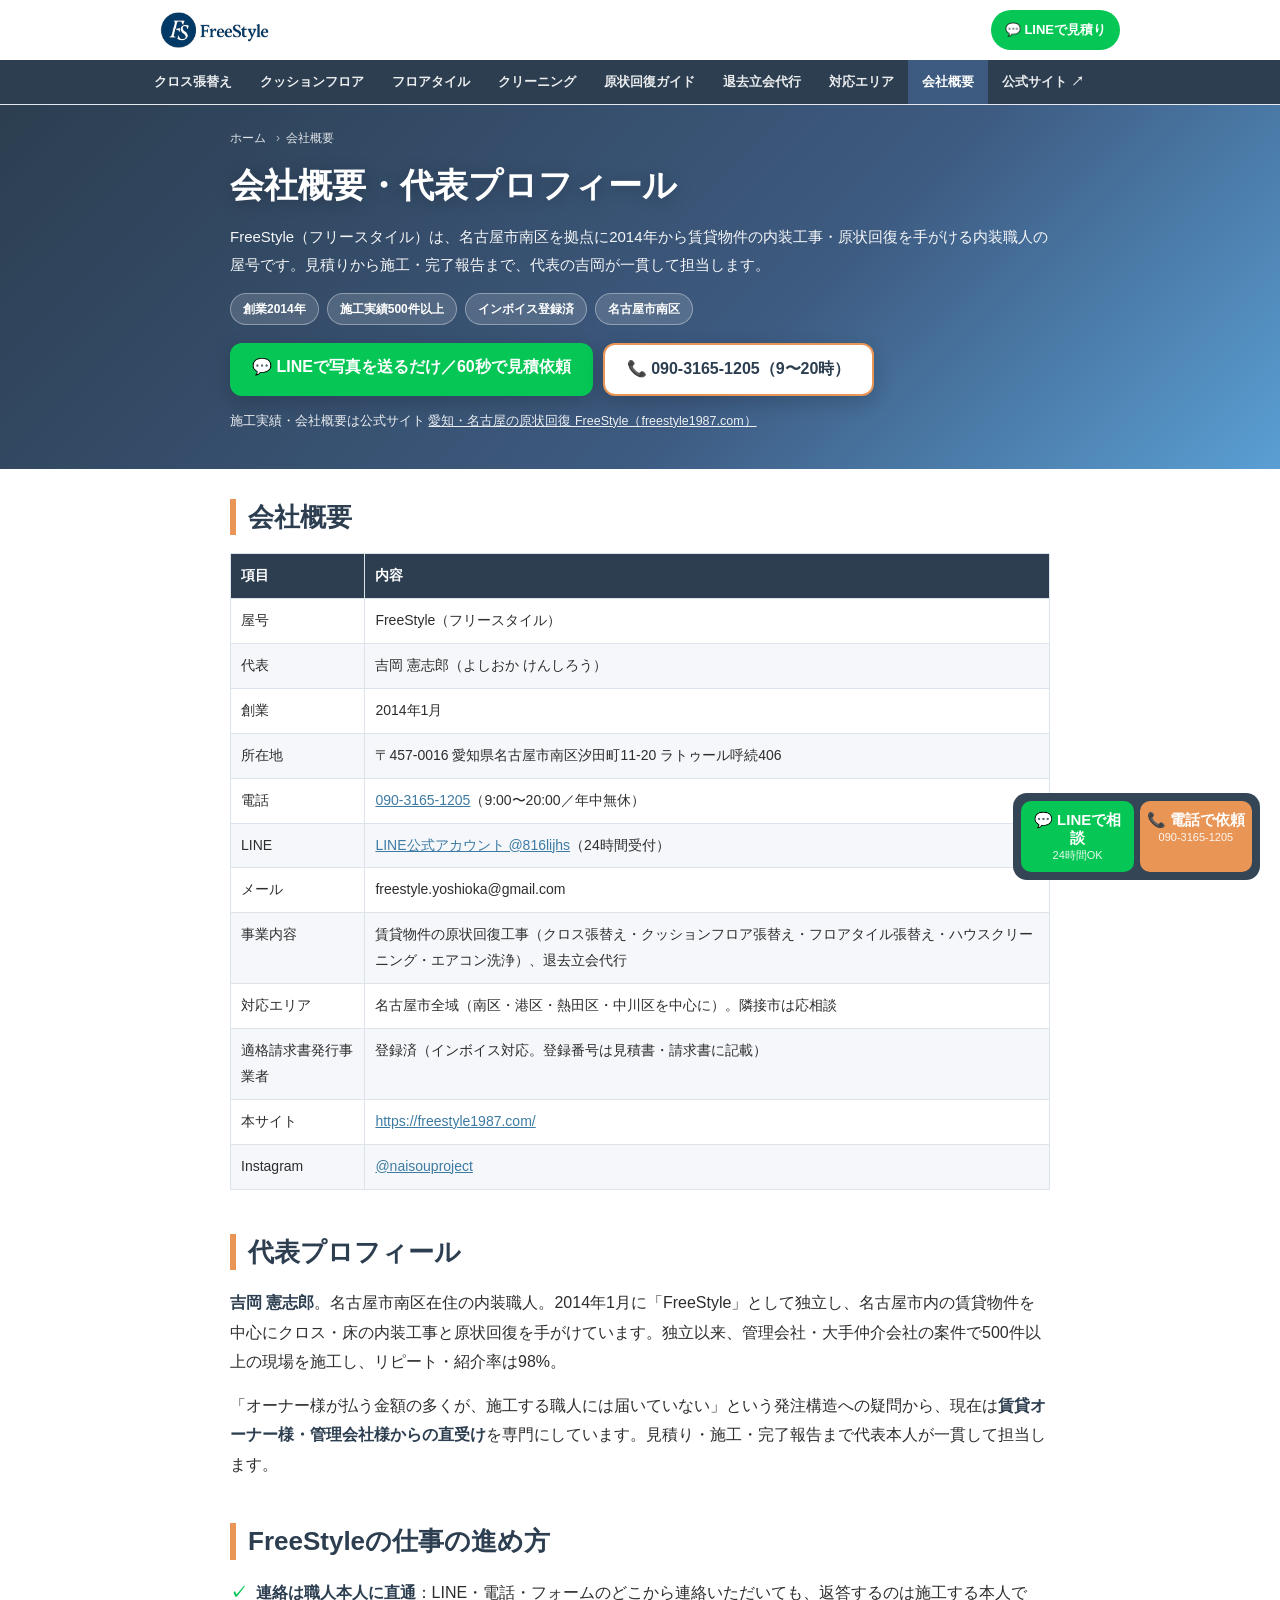
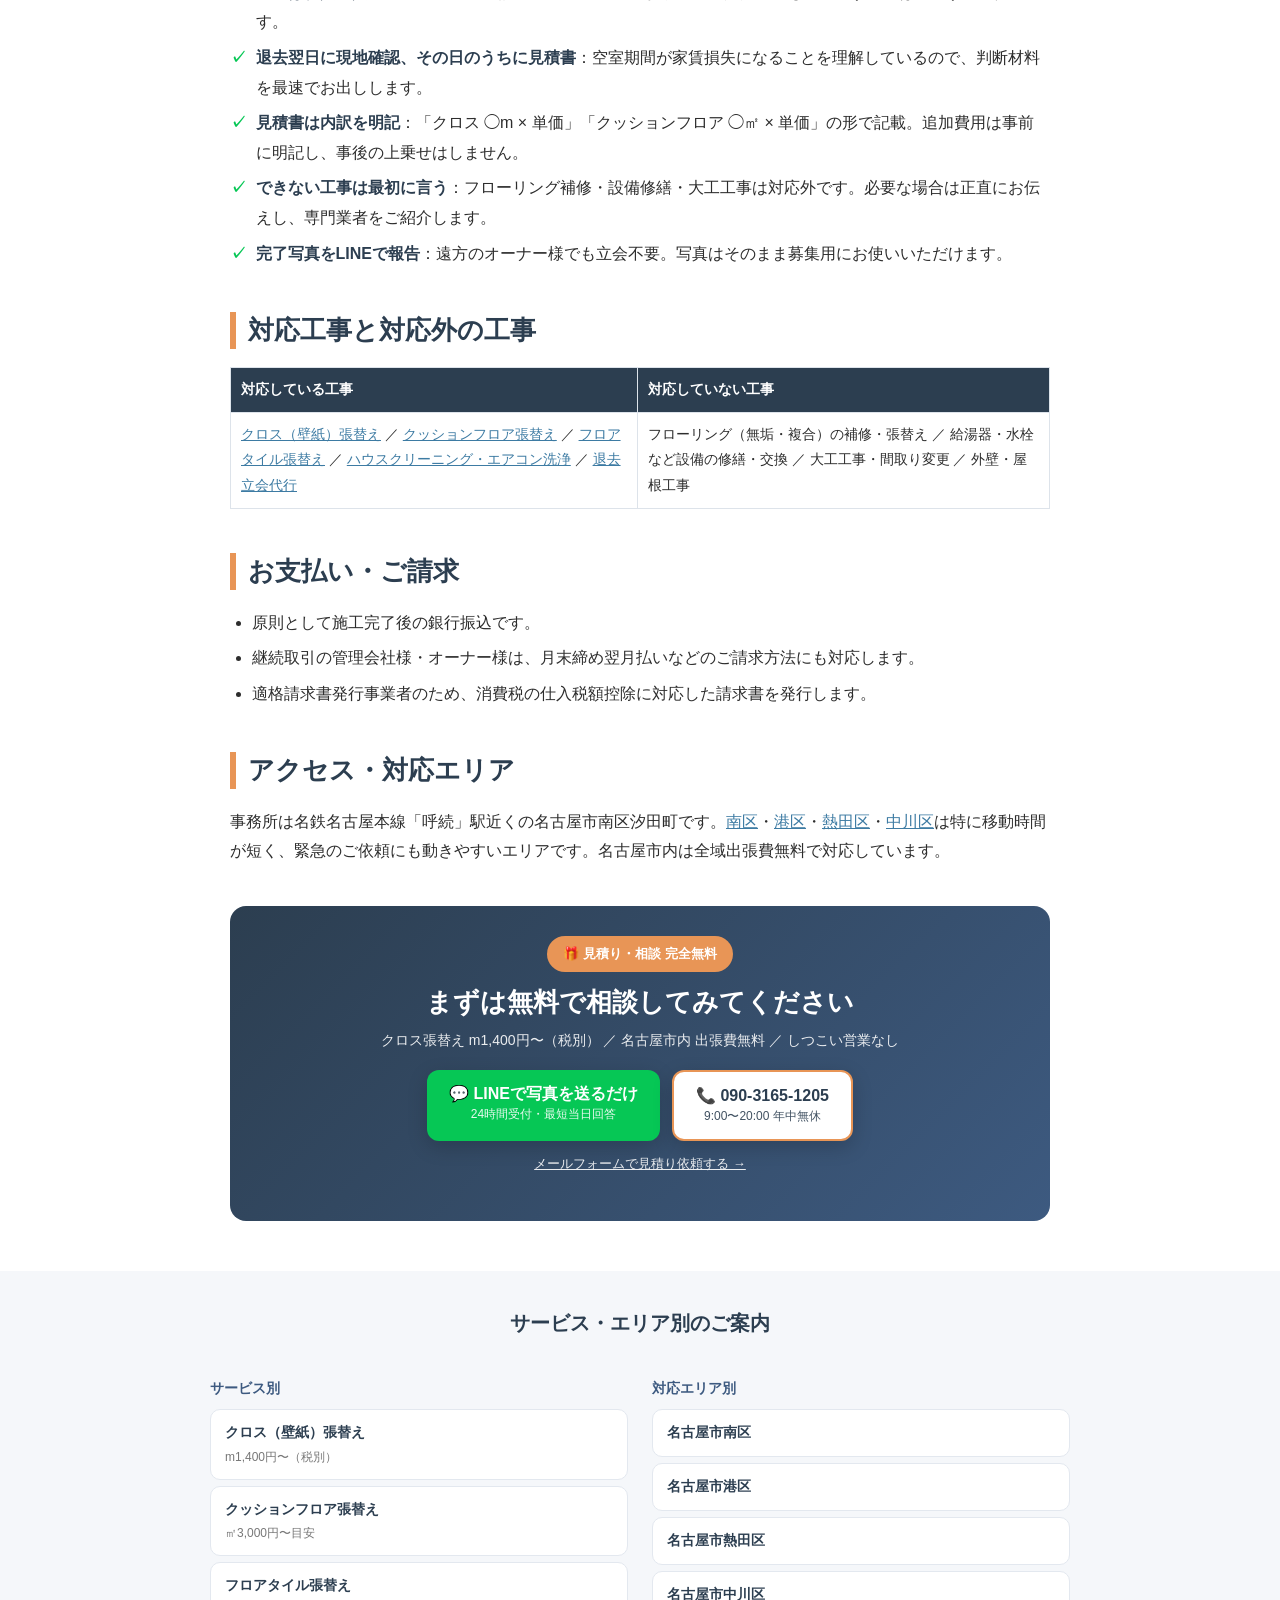
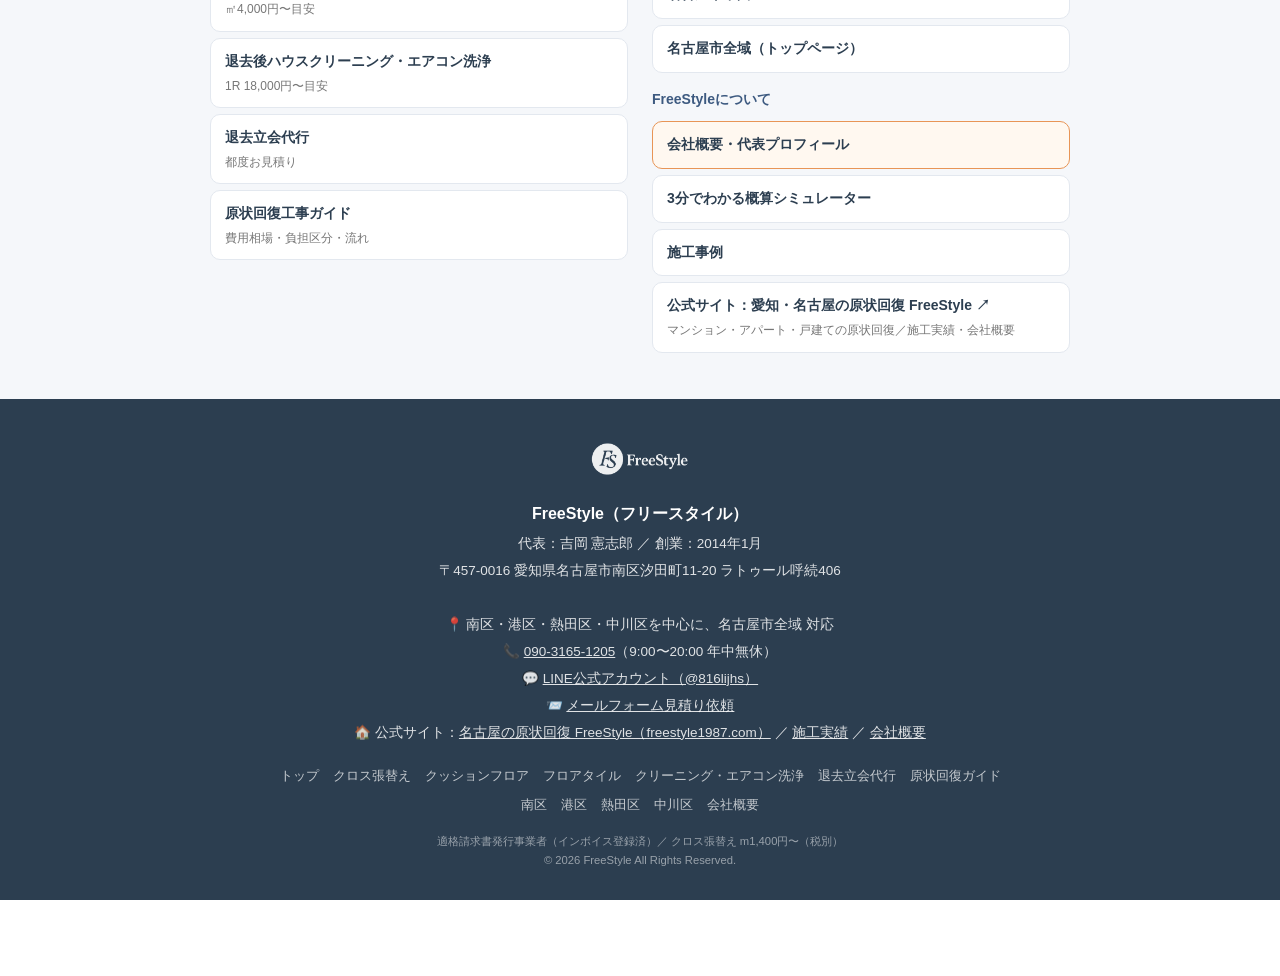
<file: company/index.html>
<!DOCTYPE html>
<html lang="ja">
<head>
<meta charset="UTF-8">
<meta name="viewport" content="width=device-width, initial-scale=1.0">
<meta name="theme-color" content="#2c3e50">
<!-- Google tag (gtag.js) -->
<script async src="https://www.googletagmanager.com/gtag/js?id=G-MNE5F1QSGY"></script>
<script>
  window.dataLayer = window.dataLayer || [];
  function gtag(){dataLayer.push(arguments);}
  gtag('js', new Date());
  gtag('config', 'G-MNE5F1QSGY');
</script>

<title>会社概要・代表プロフィール｜FreeStyle（フリースタイル）名古屋市南区の原状回復職人</title>
<meta name="description" content="FreeStyle（フリースタイル）の会社概要。代表 吉岡憲志郎、2014年創業、名古屋市南区汐田町。賃貸オーナー・管理会社直受けのクロス張替え・クッションフロア・フロアタイル・ハウスクリーニング・退去立会代行。インボイス登録済。対応工事と対応外の工事、支払い方法を明記。">
<meta name="author" content="FreeStyle 吉岡憲志郎">
<meta name="robots" content="index,follow,max-image-preview:large">
<link rel="canonical" href="https://freestyle-nagoya.netlify.app/company/">

<meta property="og:type" content="article">
<meta property="og:locale" content="ja_JP">
<meta property="og:title" content="会社概要・代表プロフィール｜FreeStyle（フリースタイル）名古屋市南区の原状回復職人">
<meta property="og:description" content="FreeStyle（フリースタイル）の会社概要。代表 吉岡憲志郎、2014年創業、名古屋市南区汐田町。賃貸オーナー・管理会社直受けのクロス張替え・クッションフロア・フロアタイル・ハウスクリーニング・退去立会代行。インボイス登録済。対応工事と対応外の工事、支払い方法を明記。">
<meta property="og:url" content="https://freestyle-nagoya.netlify.app/company/">
<meta property="og:site_name" content="FreeStyle（フリースタイル）">
<meta property="og:image" content="https://freestyle-nagoya.netlify.app/img/og.png">
<meta property="og:image:width" content="1200">
<meta property="og:image:height" content="630">
<meta name="twitter:card" content="summary_large_image">

<link rel="icon" type="image/png" sizes="32x32" href="/img/favicon-32.png">
<link rel="icon" type="image/png" sizes="192x192" href="/img/favicon-192.png">
<link rel="apple-touch-icon" href="/img/apple-touch-icon.png">
<link rel="stylesheet" href="/assets/sub.css">

<script type="application/ld+json">
{
 "@context": "https://schema.org",
 "@type": "BreadcrumbList",
 "itemListElement": [
  {
   "@type": "ListItem",
   "position": 1,
   "name": "ホーム",
   "item": "https://freestyle-nagoya.netlify.app/"
  },
  {
   "@type": "ListItem",
   "position": 2,
   "name": "会社概要",
   "item": "https://freestyle-nagoya.netlify.app/company/"
  }
 ]
}
</script>
<script type="application/ld+json">
{
 "@context": "https://schema.org",
 "@type": "AboutPage",
 "url": "https://freestyle-nagoya.netlify.app/company/",
 "name": "会社概要・代表プロフィール｜FreeStyle",
 "mainEntity": {
  "@id": "https://freestyle-nagoya.netlify.app/#business"
 },
 "about": {
  "@type": "Person",
  "@id": "https://freestyle-nagoya.netlify.app/company/#founder",
  "name": "吉岡憲志郎",
  "jobTitle": "代表・内装職人",
  "worksFor": {
   "@id": "https://freestyle-nagoya.netlify.app/#business"
  },
  "email": "freestyle.yoshioka@gmail.com",
  "telephone": "+81-90-3165-1205",
  "address": {
   "@type": "PostalAddress",
   "addressLocality": "名古屋市南区",
   "addressRegion": "愛知県",
   "postalCode": "457-0016",
   "addressCountry": "JP"
  }
 }
}
</script>

</head>
<body>

<header class="site-header">
  <div class="site-header-inner">
    <a href="/" class="brand"><img src="/img/logo-sm.png" alt="FreeStyle（フリースタイル）名古屋の原状回復・クロス張替え" width="347" height="114"></a>
    <a href="https://line.me/R/ti/p/%40816lijhs" class="hdr-line" onclick="gtag('event','line_click',{location:'header'})">💬 LINEで見積り</a>
  </div>
  <nav class="site-nav" aria-label="サイト内ナビゲーション"><div class="site-nav-inner"><a href="/cross/">クロス張替え</a><a href="/cushion-floor/">クッションフロア</a><a href="/floor-tile/">フロアタイル</a><a href="/house-cleaning/">クリーニング</a><a href="/genjo-kaifuku/">原状回復ガイド</a><a href="/tachiai/">退去立会代行</a><a href="/area/minami/">対応エリア</a><a href="/company/" class=active>会社概要</a><a href="https://freestyle1987.com/" target=_blank rel=noopener>公式サイト ↗</a></div></nav>
</header>

<main>
<div class="page-hero">
  <div class="wrap">
    <nav class="breadcrumb" aria-label="パンくずリスト"><ol><li><a href="/">ホーム</a></li><li aria-current="page">会社概要</li></ol></nav>
    <h1>会社概要・代表プロフィール</h1>
    <p class="lead">FreeStyle（フリースタイル）は、名古屋市南区を拠点に2014年から賃貸物件の内装工事・原状回復を手がける内装職人の屋号です。見積りから施工・完了報告まで、代表の吉岡が一貫して担当します。</p>
    <div class="hero-tags"><span>創業2014年</span><span>施工実績500件以上</span><span>インボイス登録済</span><span>名古屋市南区</span></div>
    <div class="hero-cta">
      <a href="https://line.me/R/ti/p/%40816lijhs" class="btn-line" onclick="gtag('event','line_click',{location:'subpage_hero'})">💬 LINEで写真を送るだけ／60秒で見積依頼</a>
      <a href="tel:09031651205" class="btn-tel" onclick="gtag('event','tel_click',{location:'subpage_hero'})">📞 090-3165-1205（9〜20時）</a>
    </div>
    <p class="hero-official">施工実績・会社概要は公式サイト <a href="https://freestyle1987.com/" target="_blank" rel="noopener">愛知・名古屋の原状回復 FreeStyle（freestyle1987.com）</a></p>
  </div>
</div>
<article class="wrap content">

<h2>会社概要</h2>
<div class="tbl-wrap"><table><thead><tr><th>項目</th><th>内容</th></tr></thead><tbody><tr><td>屋号</td><td>FreeStyle（フリースタイル）</td></tr><tr><td>代表</td><td>吉岡 憲志郎（よしおか けんしろう）</td></tr><tr><td>創業</td><td>2014年1月</td></tr><tr><td>所在地</td><td>〒457-0016 愛知県名古屋市南区汐田町11-20 ラトゥール呼続406</td></tr><tr><td>電話</td><td><a href="tel:09031651205">090-3165-1205</a>（9:00〜20:00／年中無休）</td></tr><tr><td>LINE</td><td><a href="https://line.me/R/ti/p/%40816lijhs">LINE公式アカウント @816lijhs</a>（24時間受付）</td></tr><tr><td>メール</td><td>freestyle.yoshioka@gmail.com</td></tr><tr><td>事業内容</td><td>賃貸物件の原状回復工事（クロス張替え・クッションフロア張替え・フロアタイル張替え・ハウスクリーニング・エアコン洗浄）、退去立会代行</td></tr><tr><td>対応エリア</td><td>名古屋市全域（南区・港区・熱田区・中川区を中心に）。隣接市は応相談</td></tr><tr><td>適格請求書発行事業者</td><td>登録済（インボイス対応。登録番号は見積書・請求書に記載）</td></tr><tr><td>本サイト</td><td><a href="https://freestyle1987.com/" target="_blank" rel="noopener">https://freestyle1987.com/</a></td></tr><tr><td>Instagram</td><td><a href="https://www.instagram.com/naisouproject/" target="_blank" rel="noopener">@naisouproject</a></td></tr></tbody></table></div>

<h2>代表プロフィール</h2>
<p><strong>吉岡 憲志郎</strong>。名古屋市南区在住の内装職人。2014年1月に「FreeStyle」として独立し、名古屋市内の賃貸物件を中心にクロス・床の内装工事と原状回復を手がけています。独立以来、管理会社・大手仲介会社の案件で500件以上の現場を施工し、リピート・紹介率は98%。</p>
<p>「オーナー様が払う金額の多くが、施工する職人には届いていない」という発注構造への疑問から、現在は<strong>賃貸オーナー様・管理会社様からの直受け</strong>を専門にしています。見積り・施工・完了報告まで代表本人が一貫して担当します。</p>

<h2>FreeStyleの仕事の進め方</h2>
<ul class="check-list">
  <li><strong>連絡は職人本人に直通</strong>：LINE・電話・フォームのどこから連絡いただいても、返答するのは施工する本人です。</li>
  <li><strong>退去翌日に現地確認、その日のうちに見積書</strong>：空室期間が家賃損失になることを理解しているので、判断材料を最速でお出しします。</li>
  <li><strong>見積書は内訳を明記</strong>：「クロス ◯m × 単価」「クッションフロア ◯㎡ × 単価」の形で記載。追加費用は事前に明記し、事後の上乗せはしません。</li>
  <li><strong>できない工事は最初に言う</strong>：フローリング補修・設備修繕・大工工事は対応外です。必要な場合は正直にお伝えし、専門業者をご紹介します。</li>
  <li><strong>完了写真をLINEで報告</strong>：遠方のオーナー様でも立会不要。写真はそのまま募集用にお使いいただけます。</li>
</ul>

<h2>対応工事と対応外の工事</h2>
<div class="tbl-wrap"><table><thead><tr><th>対応している工事</th><th>対応していない工事</th></tr></thead><tbody><tr><td><a href="/cross/">クロス（壁紙）張替え</a> ／ <a href="/cushion-floor/">クッションフロア張替え</a> ／ <a href="/floor-tile/">フロアタイル張替え</a> ／ <a href="/house-cleaning/">ハウスクリーニング・エアコン洗浄</a> ／ <a href="/tachiai/">退去立会代行</a></td><td>フローリング（無垢・複合）の補修・張替え ／ 給湯器・水栓など設備の修繕・交換 ／ 大工工事・間取り変更 ／ 外壁・屋根工事</td></tr></tbody></table></div>

<h2>お支払い・ご請求</h2>
<ul>
  <li>原則として施工完了後の銀行振込です。</li>
  <li>継続取引の管理会社様・オーナー様は、月末締め翌月払いなどのご請求方法にも対応します。</li>
  <li>適格請求書発行事業者のため、消費税の仕入税額控除に対応した請求書を発行します。</li>
</ul>

<h2>アクセス・対応エリア</h2>
<p>事務所は名鉄名古屋本線「呼続」駅近くの名古屋市南区汐田町です。<a href="/area/minami/">南区</a>・<a href="/area/minato/">港区</a>・<a href="/area/atsuta/">熱田区</a>・<a href="/area/nakagawa/">中川区</a>は特に移動時間が短く、緊急のご依頼にも動きやすいエリアです。名古屋市内は全域出張費無料で対応しています。</p>



<div class="cta-box">
  <div class="cta-badge">🎁 見積り・相談 完全無料</div>
  <h2>まずは無料で相談してみてください</h2>
  <p>クロス張替え m1,400円〜（税別） ／ 名古屋市内 出張費無料 ／ しつこい営業なし</p>
  <div class="cta-buttons">
    <a href="https://line.me/R/ti/p/%40816lijhs" class="btn-line" onclick="gtag('event','line_click',{location:'subpage_bottom'})">💬 LINEで写真を送るだけ<span>24時間受付・最短当日回答</span></a>
    <a href="tel:09031651205" class="btn-tel" onclick="gtag('event','tel_click',{location:'subpage_bottom'})">📞 090-3165-1205<span>9:00〜20:00 年中無休</span></a>
  </div>
  <p class="cta-form-link"><a href="/#contact-form">メールフォームで見積り依頼する →</a></p>
</div>

</article>

<section class="sec related">
  <h2>サービス・エリア別のご案内</h2>
  <div class="related-cols">
    <div>
      <h3>サービス別</h3>
      <ul class="link-list"><li><a href="/cross/">クロス（壁紙）張替え<small>m1,400円〜（税別）</small></a></li><li><a href="/cushion-floor/">クッションフロア張替え<small>㎡3,000円〜目安</small></a></li><li><a href="/floor-tile/">フロアタイル張替え<small>㎡4,000円〜目安</small></a></li><li><a href="/house-cleaning/">退去後ハウスクリーニング・エアコン洗浄<small>1R 18,000円〜目安</small></a></li><li><a href="/tachiai/">退去立会代行<small>都度お見積り</small></a></li>
        <li><a href="/genjo-kaifuku/">原状回復工事ガイド<small>費用相場・負担区分・流れ</small></a></li>
      </ul>
    </div>
    <div>
      <h3>対応エリア別</h3>
      <ul class="link-list"><li><a href="/area/minami/">名古屋市南区</a></li><li><a href="/area/minato/">名古屋市港区</a></li><li><a href="/area/atsuta/">名古屋市熱田区</a></li><li><a href="/area/nakagawa/">名古屋市中川区</a></li>
        <li><a href="/">名古屋市全域（トップページ）</a></li>
      </ul>
      <h3>FreeStyleについて</h3>
      <ul class="link-list">
        <li><a href="/company/" class=current>会社概要・代表プロフィール</a></li>
        <li><a href="/#simulator">3分でわかる概算シミュレーター</a></li>
        <li><a href="/#works">施工事例</a></li>
        <li><a href="https://freestyle1987.com/" target="_blank" rel="noopener">公式サイト：愛知・名古屋の原状回復 FreeStyle ↗<small>マンション・アパート・戸建ての原状回復／施工実績・会社概要</small></a></li>
      </ul>
    </div>
  </div>
</section>

</main>

<footer>
  <a href="/"><img src="/img/logo-sm.png" alt="FreeStyle" class="footer-logo" width="347" height="114"></a><br>
  <strong>FreeStyle（フリースタイル）</strong><br>
  代表：吉岡 憲志郎 ／ 創業：2014年1月<br>
  〒457-0016 愛知県名古屋市南区汐田町11-20 ラトゥール呼続406<br><br>
  📍 南区・港区・熱田区・中川区を中心に、名古屋市全域 対応<br>
  📞 <a href="tel:09031651205">090-3165-1205</a>（9:00〜20:00 年中無休）<br>
  💬 <a href="https://line.me/R/ti/p/%40816lijhs">LINE公式アカウント（@816lijhs）</a><br>
  📨 <a href="/#contact-form">メールフォーム見積り依頼</a><br>
  🏠 公式サイト：<a href="https://freestyle1987.com/" target="_blank" rel="noopener">名古屋の原状回復 FreeStyle（freestyle1987.com）</a> ／ <a href="https://freestyle1987.com/works/" target="_blank" rel="noopener">施工実績</a> ／ <a href="https://freestyle1987.com/company/" target="_blank" rel="noopener">会社概要</a><br>
  <nav class="footer-nav" aria-label="フッターナビゲーション">
    <a href="/">トップ</a>
    <a href="/cross/">クロス張替え</a>
    <a href="/cushion-floor/">クッションフロア</a>
    <a href="/floor-tile/">フロアタイル</a>
    <a href="/house-cleaning/">クリーニング・エアコン洗浄</a>
    <a href="/tachiai/">退去立会代行</a>
    <a href="/genjo-kaifuku/">原状回復ガイド</a>
    <a href="/area/minami/">南区</a>
    <a href="/area/minato/">港区</a>
    <a href="/area/atsuta/">熱田区</a>
    <a href="/area/nakagawa/">中川区</a>
    <a href="/company/">会社概要</a>
  </nav>
  <small>適格請求書発行事業者（インボイス登録済）／ クロス張替え m1,400円〜（税別）<br>© 2026 FreeStyle All Rights Reserved.</small>
</footer>

<div class="sticky-cta">
  <a href="https://line.me/R/ti/p/%40816lijhs" class="sticky-line" onclick="gtag('event','line_click',{location:'sticky_bar'})">💬 LINEで相談<span>24時間OK</span></a>
  <a href="tel:09031651205" class="sticky-tel" onclick="gtag('event','tel_click',{location:'sticky_bar'})">📞 電話で依頼<span>090-3165-1205</span></a>
</div>

<script>
(function() {
  document.querySelectorAll('.faq-item').forEach(function(item) {
    var q = item.querySelector('.faq-q');
    if (!q) return;
    q.setAttribute('role', 'button');
    q.setAttribute('tabindex', '0');
    q.setAttribute('aria-expanded', item.classList.contains('open') ? 'true' : 'false');
    function toggle() {
      var open = item.classList.toggle('open');
      q.setAttribute('aria-expanded', open ? 'true' : 'false');
    }
    q.addEventListener('click', toggle);
    q.addEventListener('keydown', function(e) {
      if (e.key === 'Enter' || e.key === ' ') { e.preventDefault(); toggle(); }
    });
  });
})();
</script>

</body>
</html>
</file>
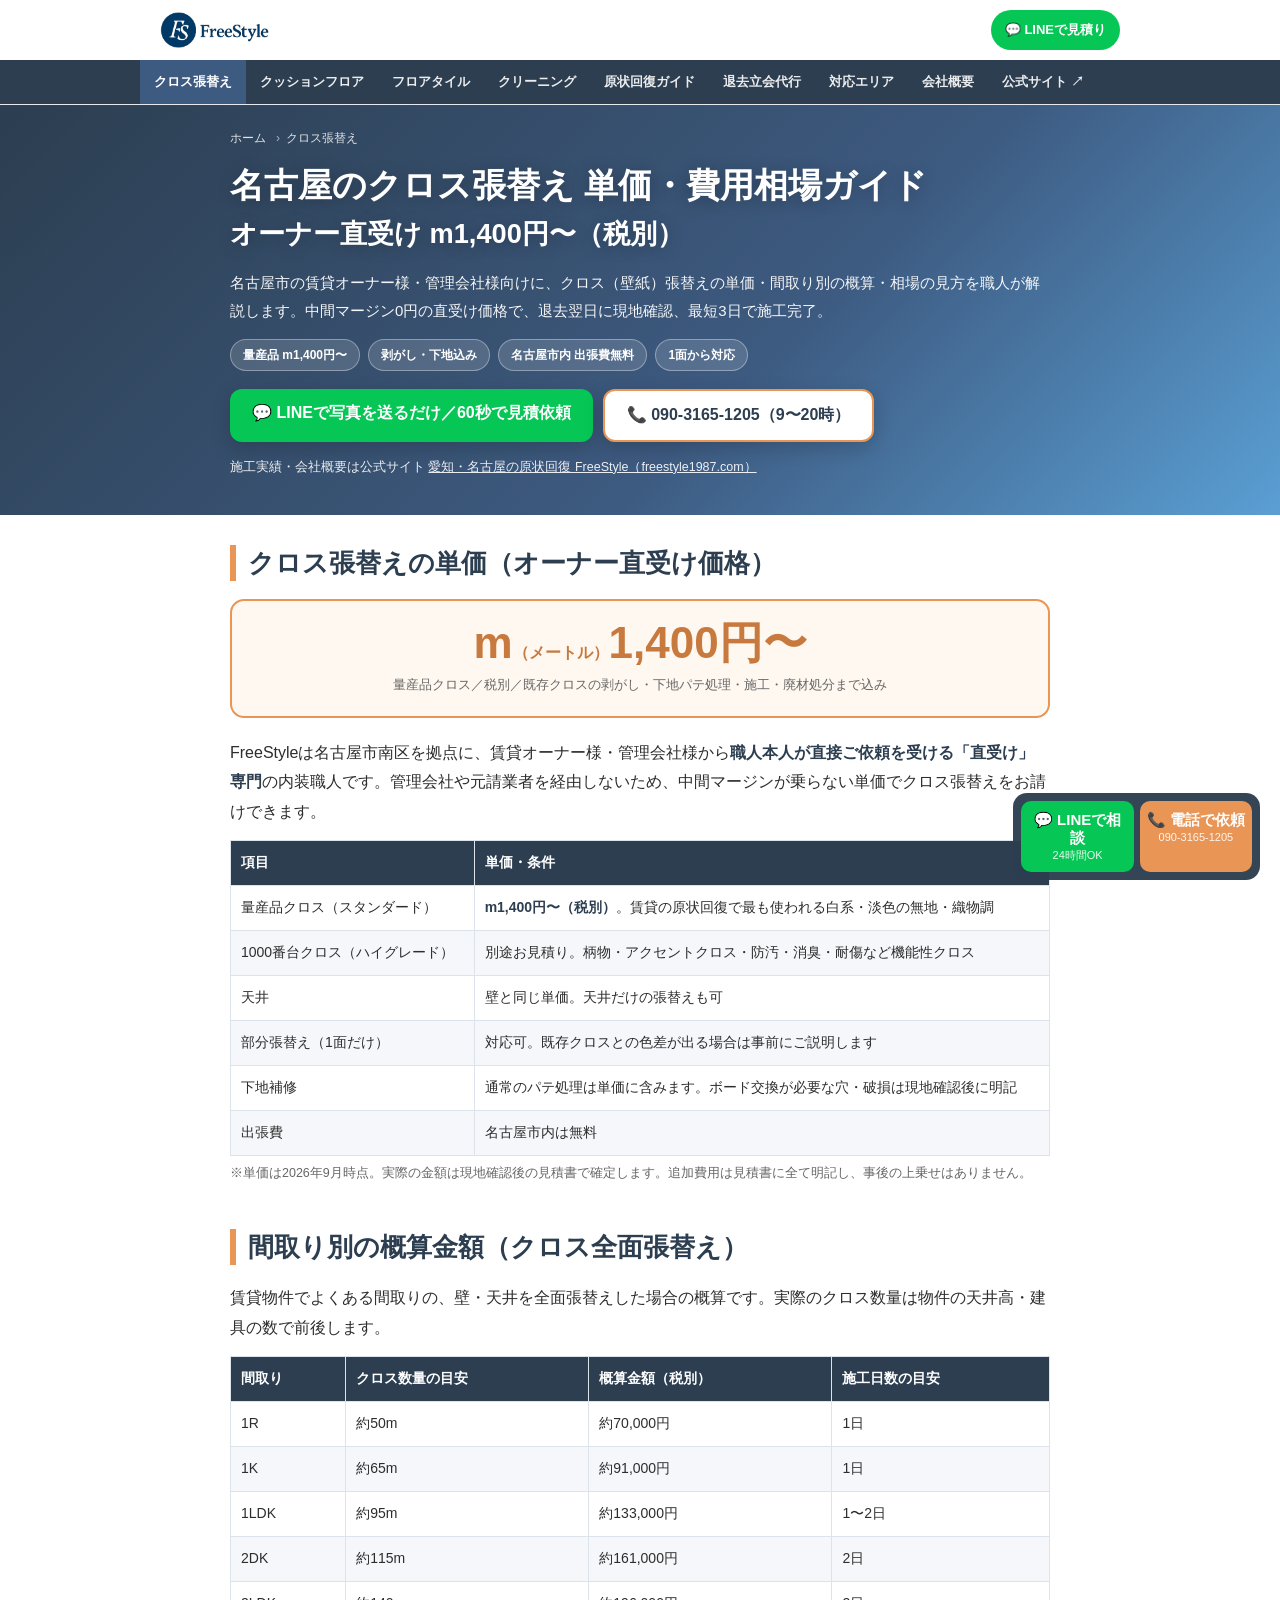
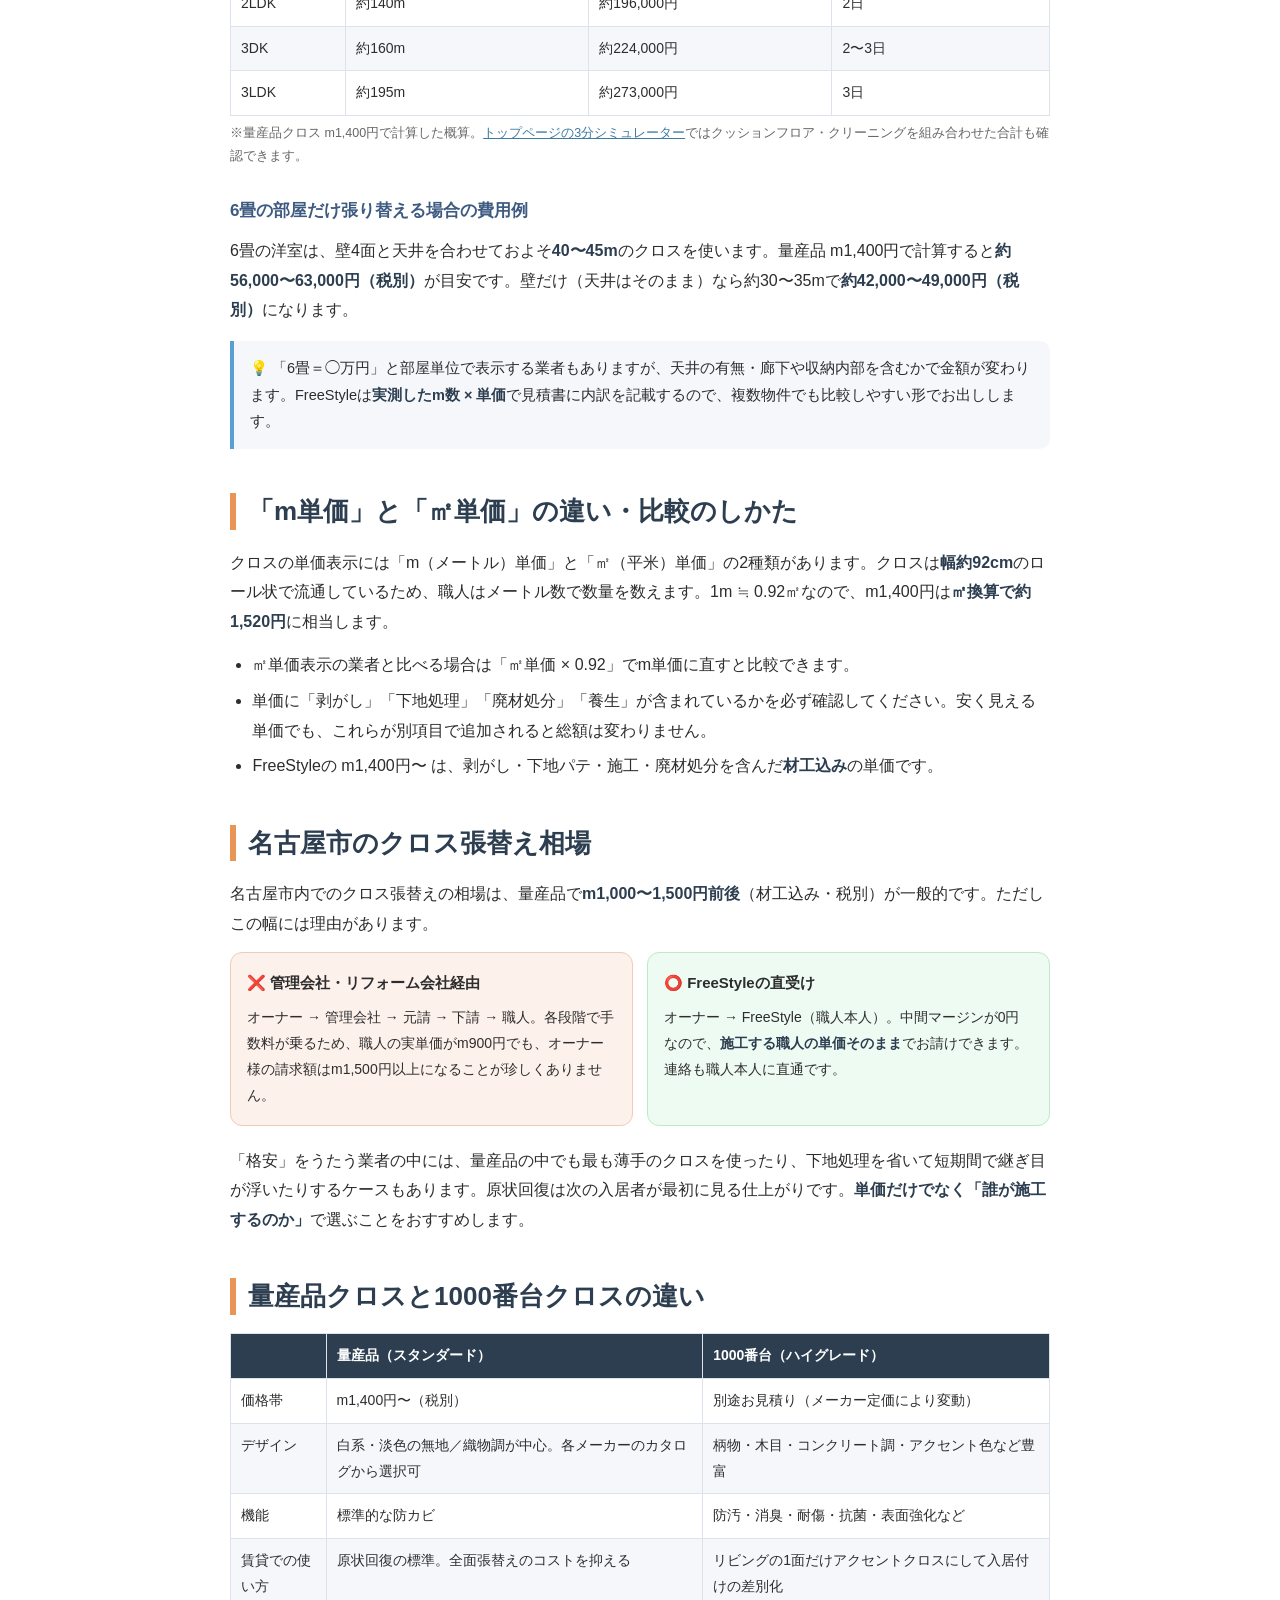
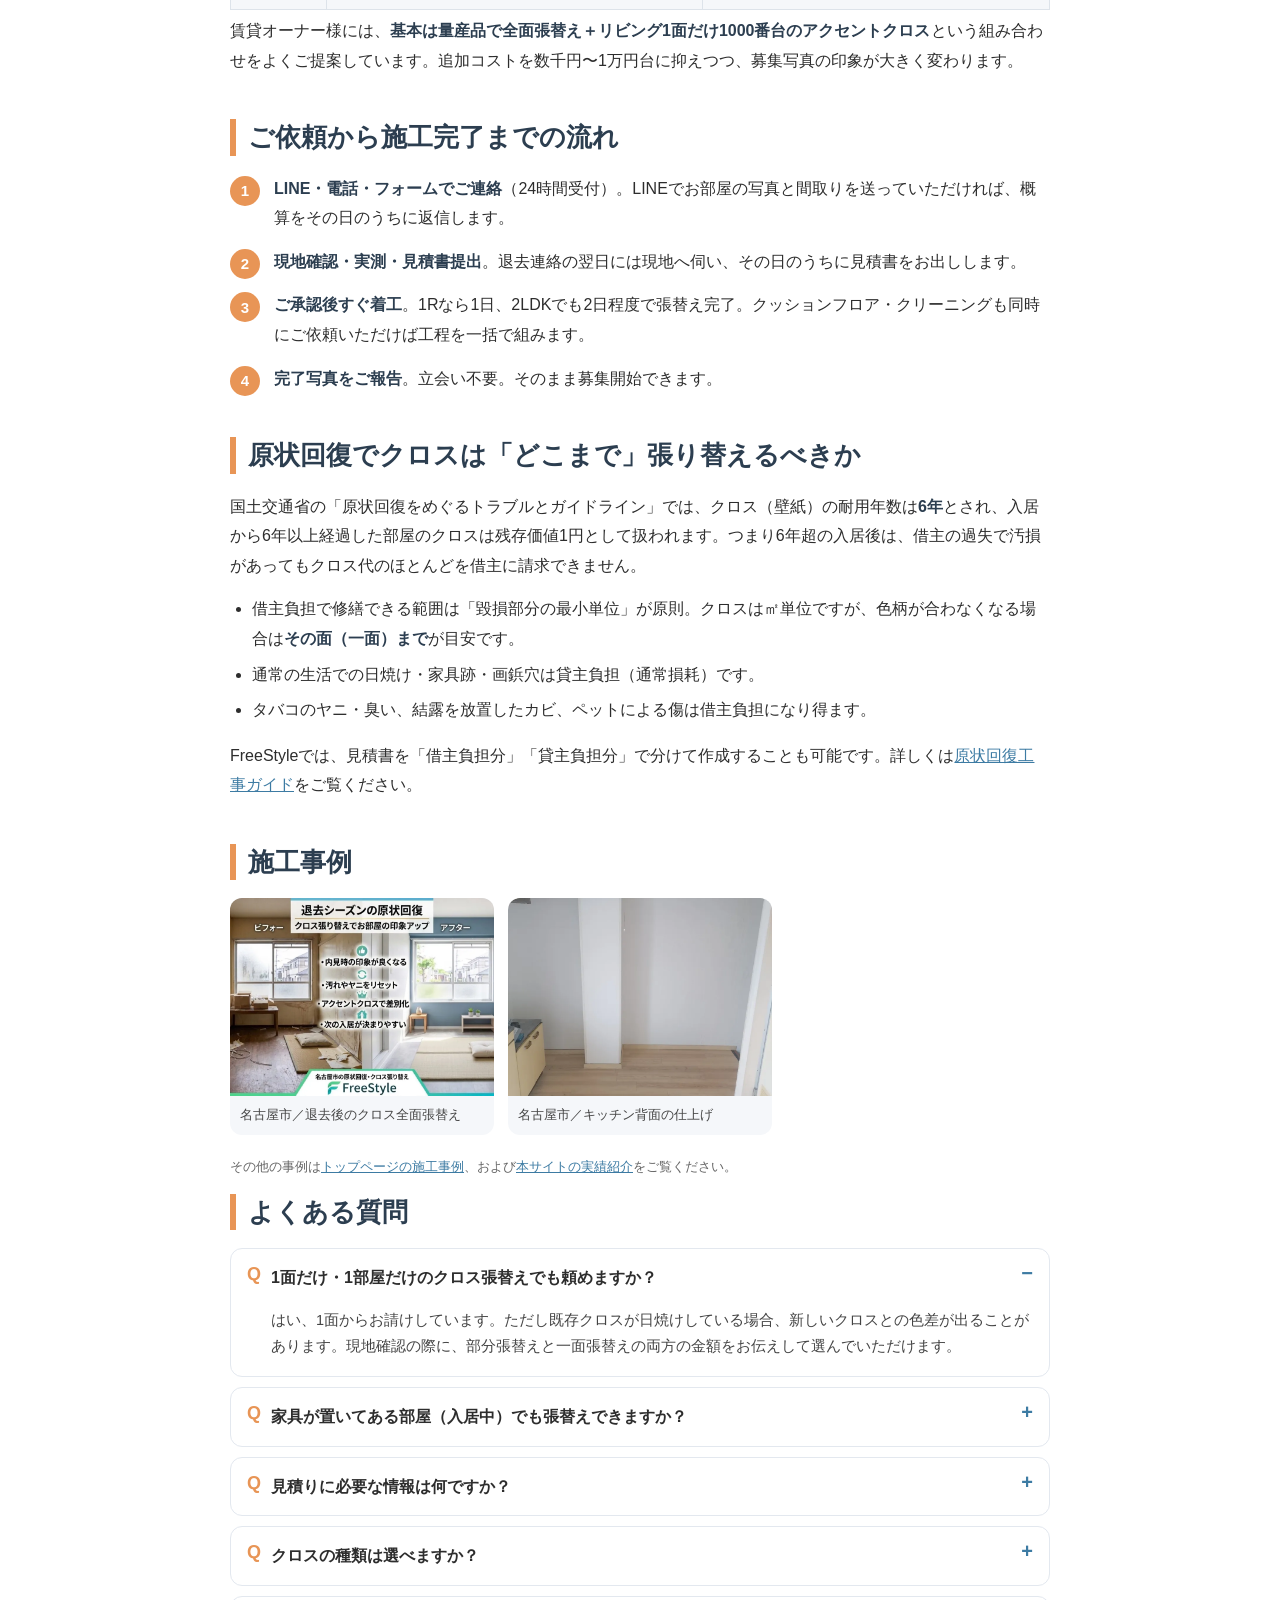
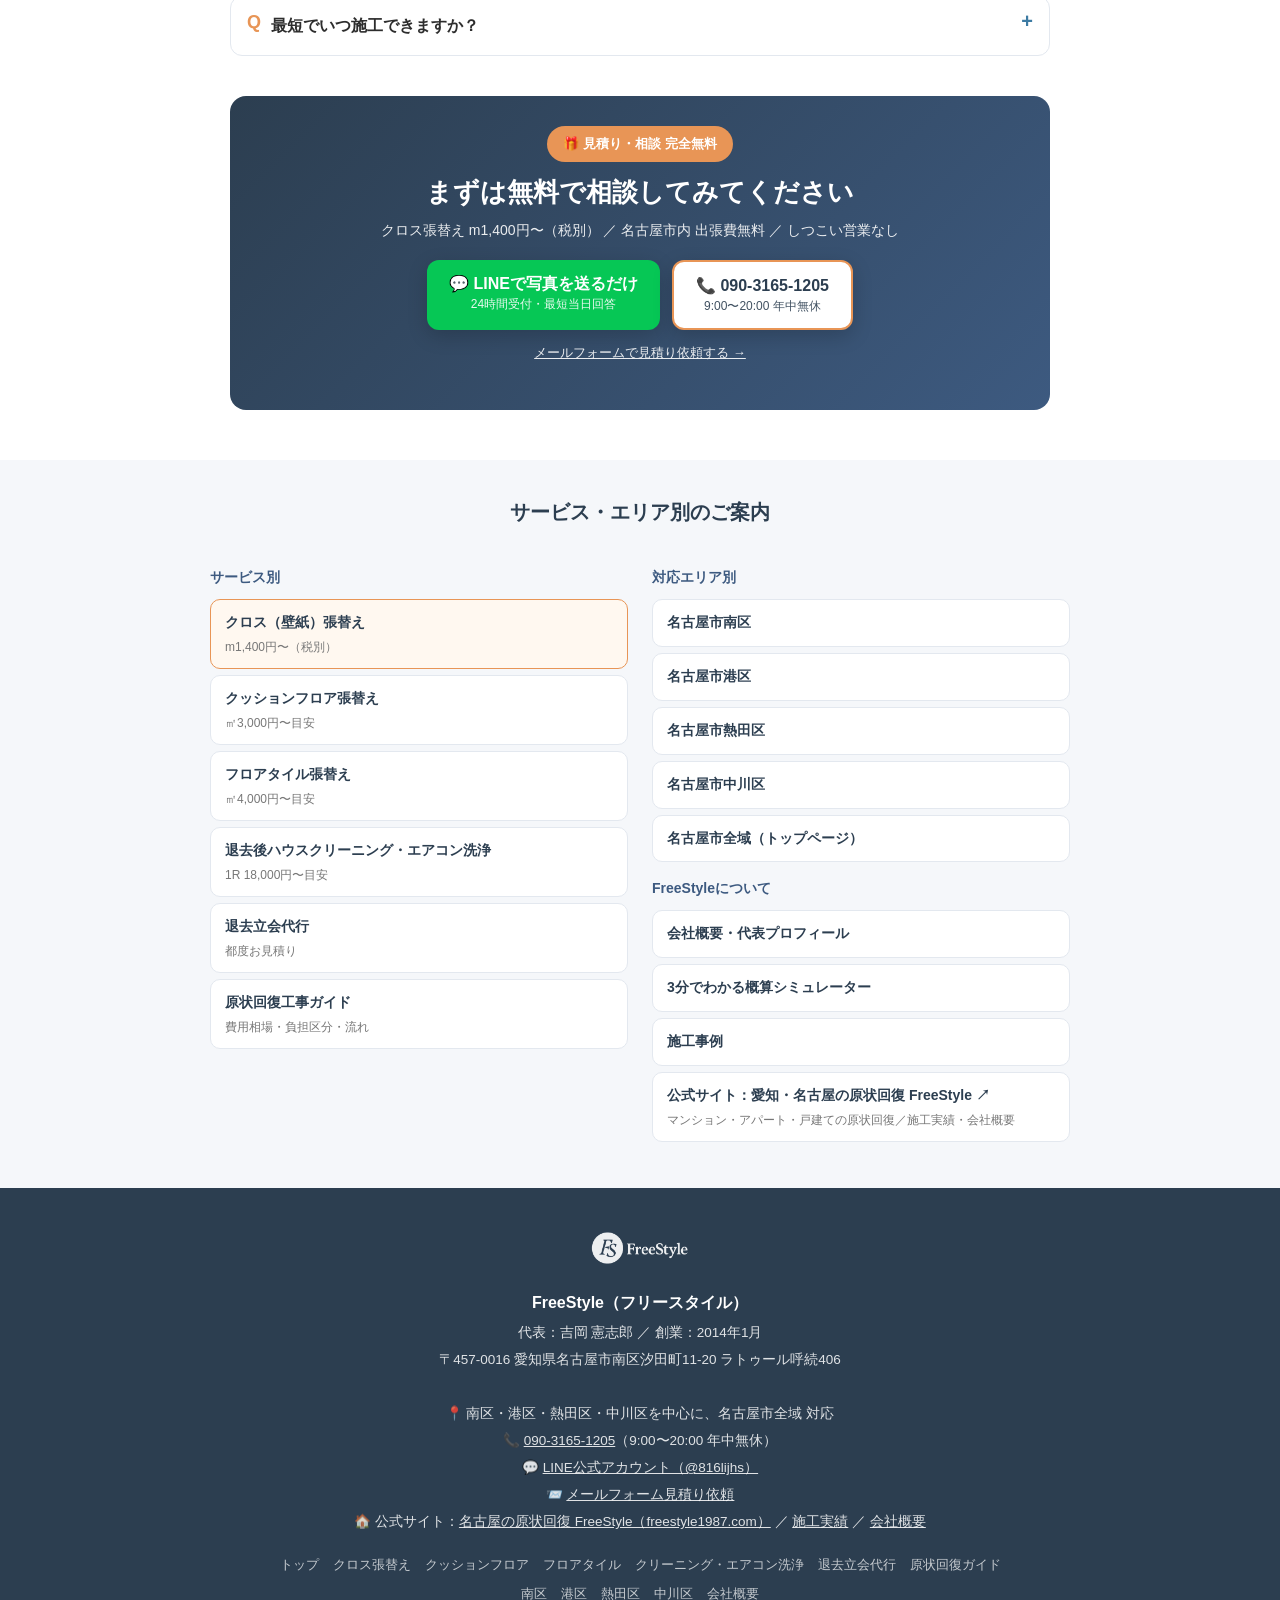
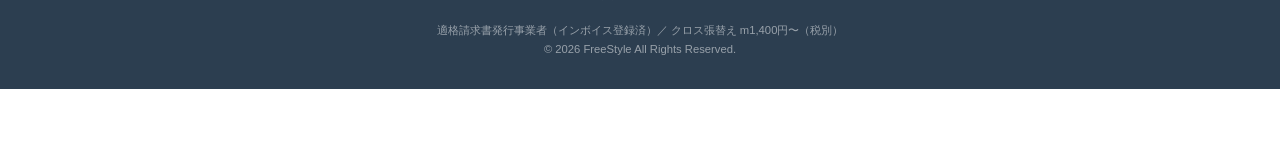
<file: cross/index.html>
<!DOCTYPE html>
<html lang="ja">
<head>
<meta charset="UTF-8">
<meta name="viewport" content="width=device-width, initial-scale=1.0">
<meta name="theme-color" content="#2c3e50">
<!-- Google tag (gtag.js) -->
<script async src="https://www.googletagmanager.com/gtag/js?id=G-MNE5F1QSGY"></script>
<script>
  window.dataLayer = window.dataLayer || [];
  function gtag(){dataLayer.push(arguments);}
  gtag('js', new Date());
  gtag('config', 'G-MNE5F1QSGY');
</script>

<title>名古屋のクロス張替え 単価m1,400円〜｜費用相場・6畳の料金例｜FreeStyle</title>
<meta name="description" content="名古屋市のクロス（壁紙）張替えはオーナー直受けのFreeStyleへ。量産品 m1,400円〜（税別・剥がし下地込み）。間取り別の概算、6畳の費用例、m単価と㎡単価の違い、名古屋の相場、原状回復での張替え範囲まで職人が解説。退去翌日に現地確認・最短3日施工。">
<meta name="author" content="FreeStyle 吉岡憲志郎">
<meta name="robots" content="index,follow,max-image-preview:large">
<link rel="canonical" href="https://freestyle-nagoya.netlify.app/cross/">

<meta property="og:type" content="article">
<meta property="og:locale" content="ja_JP">
<meta property="og:title" content="名古屋のクロス張替え 単価m1,400円〜｜費用相場・6畳の料金例｜FreeStyle">
<meta property="og:description" content="名古屋市のクロス（壁紙）張替えはオーナー直受けのFreeStyleへ。量産品 m1,400円〜（税別・剥がし下地込み）。間取り別の概算、6畳の費用例、m単価と㎡単価の違い、名古屋の相場、原状回復での張替え範囲まで職人が解説。退去翌日に現地確認・最短3日施工。">
<meta property="og:url" content="https://freestyle-nagoya.netlify.app/cross/">
<meta property="og:site_name" content="FreeStyle（フリースタイル）">
<meta property="og:image" content="https://freestyle-nagoya.netlify.app/img/og.png">
<meta property="og:image:width" content="1200">
<meta property="og:image:height" content="630">
<meta name="twitter:card" content="summary_large_image">

<link rel="icon" type="image/png" sizes="32x32" href="/img/favicon-32.png">
<link rel="icon" type="image/png" sizes="192x192" href="/img/favicon-192.png">
<link rel="apple-touch-icon" href="/img/apple-touch-icon.png">
<link rel="stylesheet" href="/assets/sub.css">

<script type="application/ld+json">
{
 "@context": "https://schema.org",
 "@type": "BreadcrumbList",
 "itemListElement": [
  {
   "@type": "ListItem",
   "position": 1,
   "name": "ホーム",
   "item": "https://freestyle-nagoya.netlify.app/"
  },
  {
   "@type": "ListItem",
   "position": 2,
   "name": "クロス張替え",
   "item": "https://freestyle-nagoya.netlify.app/cross/"
  }
 ]
}
</script>
<script type="application/ld+json">
{
 "@context": "https://schema.org",
 "@type": "Service",
 "@id": "https://freestyle-nagoya.netlify.app/cross/#service",
 "name": "クロス（壁紙）張替え",
 "serviceType": "クロス（壁紙）張替え",
 "description": "名古屋市の賃貸オーナー・管理会社向けクロス張替え。量産品 m1,400円〜（税別）、既存剥がし・下地処理込み。",
 "url": "https://freestyle-nagoya.netlify.app/cross/",
 "provider": {
  "@id": "https://freestyle-nagoya.netlify.app/#business"
 },
 "areaServed": {
  "@type": "City",
  "name": "名古屋市"
 },
 "availableChannel": {
  "@type": "ServiceChannel",
  "serviceUrl": "https://freestyle-nagoya.netlify.app/cross/",
  "servicePhone": {
   "@type": "ContactPoint",
   "telephone": "+81-90-3165-1205",
   "contactType": "customer service",
   "availableLanguage": "ja"
  }
 },
 "offers": {
  "@type": "Offer",
  "price": "1400",
  "priceCurrency": "JPY",
  "url": "https://freestyle-nagoya.netlify.app/cross/",
  "priceSpecification": {
   "@type": "UnitPriceSpecification",
   "price": "1400",
   "priceCurrency": "JPY",
   "unitCode": "MTR",
   "valueAddedTaxIncluded": false
  }
 }
}
</script>
<script type="application/ld+json">
{
 "@context": "https://schema.org",
 "@type": "FAQPage",
 "mainEntity": [
  {
   "@type": "Question",
   "name": "1面だけ・1部屋だけのクロス張替えでも頼めますか？",
   "acceptedAnswer": {
    "@type": "Answer",
    "text": "はい、1面からお請けしています。ただし既存クロスが日焼けしている場合、新しいクロスとの色差が出ることがあります。現地確認の際に、部分張替えと一面張替えの両方の金額をお伝えして選んでいただけます。"
   }
  },
  {
   "@type": "Question",
   "name": "家具が置いてある部屋（入居中）でも張替えできますか？",
   "acceptedAnswer": {
    "@type": "Answer",
    "text": "可能です。家具を移動しながらの施工になるため、空室より作業時間は長くなります。入居中の物件・オーナー様ご自宅の張替えもご相談ください。"
   }
  },
  {
   "@type": "Question",
   "name": "見積りに必要な情報は何ですか？",
   "acceptedAnswer": {
    "@type": "Answer",
    "text": "LINEで「お部屋の写真（各面が写るように数枚）」「間取りまたは㎡数」「物件の所在地」「希望時期」をお送りいただければ概算をお返しします。確定金額は現地で実測してからお出しします。"
   }
  },
  {
   "@type": "Question",
   "name": "クロスの種類は選べますか？",
   "acceptedAnswer": {
    "@type": "Answer",
    "text": "はい。サンゲツ・リリカラ・東リ等、各メーカーの量産品カタログからお選びいただけます。迷われる場合は賃貸で入居付けしやすい定番色をこちらからご提案します。"
   }
  },
  {
   "@type": "Question",
   "name": "最短でいつ施工できますか？",
   "acceptedAnswer": {
    "@type": "Answer",
    "text": "空き状況次第ですが、退去連絡の翌日に現地確認、ご承認後最短翌日〜着工、1Rなら着工当日に完了というスケジュールが可能です。7〜9月・2〜3月の退去繁忙期は枠が埋まりやすいため、退去予定が分かった時点でご連絡いただけると確実です。"
   }
  }
 ]
}
</script>
</head>
<body>

<header class="site-header">
  <div class="site-header-inner">
    <a href="/" class="brand"><img src="/img/logo-sm.png" alt="FreeStyle（フリースタイル）名古屋の原状回復・クロス張替え" width="347" height="114"></a>
    <a href="https://line.me/R/ti/p/%40816lijhs" class="hdr-line" onclick="gtag('event','line_click',{location:'header'})">💬 LINEで見積り</a>
  </div>
  <nav class="site-nav" aria-label="サイト内ナビゲーション"><div class="site-nav-inner"><a href="/cross/" class=active>クロス張替え</a><a href="/cushion-floor/">クッションフロア</a><a href="/floor-tile/">フロアタイル</a><a href="/house-cleaning/">クリーニング</a><a href="/genjo-kaifuku/">原状回復ガイド</a><a href="/tachiai/">退去立会代行</a><a href="/area/minami/">対応エリア</a><a href="/company/">会社概要</a><a href="https://freestyle1987.com/" target=_blank rel=noopener>公式サイト ↗</a></div></nav>
</header>

<main>
<div class="page-hero">
  <div class="wrap">
    <nav class="breadcrumb" aria-label="パンくずリスト"><ol><li><a href="/">ホーム</a></li><li aria-current="page">クロス張替え</li></ol></nav>
    <h1>名古屋のクロス張替え 単価・費用相場ガイド<br><span style='font-size:.8em'>オーナー直受け m1,400円〜（税別）</span></h1>
    <p class="lead">名古屋市の賃貸オーナー様・管理会社様向けに、クロス（壁紙）張替えの単価・間取り別の概算・相場の見方を職人が解説します。中間マージン0円の直受け価格で、退去翌日に現地確認、最短3日で施工完了。</p>
    <div class="hero-tags"><span>量産品 m1,400円〜</span><span>剥がし・下地込み</span><span>名古屋市内 出張費無料</span><span>1面から対応</span></div>
    <div class="hero-cta">
      <a href="https://line.me/R/ti/p/%40816lijhs" class="btn-line" onclick="gtag('event','line_click',{location:'subpage_hero'})">💬 LINEで写真を送るだけ／60秒で見積依頼</a>
      <a href="tel:09031651205" class="btn-tel" onclick="gtag('event','tel_click',{location:'subpage_hero'})">📞 090-3165-1205（9〜20時）</a>
    </div>
    <p class="hero-official">施工実績・会社概要は公式サイト <a href="https://freestyle1987.com/" target="_blank" rel="noopener">愛知・名古屋の原状回復 FreeStyle（freestyle1987.com）</a></p>
  </div>
</div>
<article class="wrap content">

<h2>クロス張替えの単価（オーナー直受け価格）</h2>
<div class="price-big">
  <div class="v">m<small>（メートル）</small>1,400円〜</div>
  <div class="s">量産品クロス／税別／既存クロスの剥がし・下地パテ処理・施工・廃材処分まで込み</div>
</div>
<p>FreeStyleは名古屋市南区を拠点に、賃貸オーナー様・管理会社様から<strong>職人本人が直接ご依頼を受ける「直受け」専門</strong>の内装職人です。管理会社や元請業者を経由しないため、中間マージンが乗らない単価でクロス張替えをお請けできます。</p>
<div class="tbl-wrap"><table><thead><tr><th>項目</th><th>単価・条件</th></tr></thead><tbody><tr><td>量産品クロス（スタンダード）</td><td><strong>m1,400円〜（税別）</strong>。賃貸の原状回復で最も使われる白系・淡色の無地・織物調</td></tr><tr><td>1000番台クロス（ハイグレード）</td><td>別途お見積り。柄物・アクセントクロス・防汚・消臭・耐傷など機能性クロス</td></tr><tr><td>天井</td><td>壁と同じ単価。天井だけの張替えも可</td></tr><tr><td>部分張替え（1面だけ）</td><td>対応可。既存クロスとの色差が出る場合は事前にご説明します</td></tr><tr><td>下地補修</td><td>通常のパテ処理は単価に含みます。ボード交換が必要な穴・破損は現地確認後に明記</td></tr><tr><td>出張費</td><td>名古屋市内は無料</td></tr></tbody></table></div><p class="tbl-note">※単価は2026年9月時点。実際の金額は現地確認後の見積書で確定します。追加費用は見積書に全て明記し、事後の上乗せはありません。</p>

<h2>間取り別の概算金額（クロス全面張替え）</h2>
<p>賃貸物件でよくある間取りの、壁・天井を全面張替えした場合の概算です。実際のクロス数量は物件の天井高・建具の数で前後します。</p>
<div class="tbl-wrap"><table><thead><tr><th>間取り</th><th>クロス数量の目安</th><th>概算金額（税別）</th><th>施工日数の目安</th></tr></thead><tbody><tr><td>1R</td><td>約50m</td><td>約70,000円</td><td>1日</td></tr><tr><td>1K</td><td>約65m</td><td>約91,000円</td><td>1日</td></tr><tr><td>1LDK</td><td>約95m</td><td>約133,000円</td><td>1〜2日</td></tr><tr><td>2DK</td><td>約115m</td><td>約161,000円</td><td>2日</td></tr><tr><td>2LDK</td><td>約140m</td><td>約196,000円</td><td>2日</td></tr><tr><td>3DK</td><td>約160m</td><td>約224,000円</td><td>2〜3日</td></tr><tr><td>3LDK</td><td>約195m</td><td>約273,000円</td><td>3日</td></tr></tbody></table></div><p class="tbl-note">※量産品クロス m1,400円で計算した概算。<a href='/#simulator'>トップページの3分シミュレーター</a>ではクッションフロア・クリーニングを組み合わせた合計も確認できます。</p>

<h3>6畳の部屋だけ張り替える場合の費用例</h3>
<p>6畳の洋室は、壁4面と天井を合わせておよそ<strong>40〜45m</strong>のクロスを使います。量産品 m1,400円で計算すると<strong>約56,000〜63,000円（税別）</strong>が目安です。壁だけ（天井はそのまま）なら約30〜35mで<strong>約42,000〜49,000円（税別）</strong>になります。</p>
<div class="point">💡 「6畳＝◯万円」と部屋単位で表示する業者もありますが、天井の有無・廊下や収納内部を含むかで金額が変わります。FreeStyleは<strong>実測したm数 × 単価</strong>で見積書に内訳を記載するので、複数物件でも比較しやすい形でお出しします。</div>

<h2>「m単価」と「㎡単価」の違い・比較のしかた</h2>
<p>クロスの単価表示には「m（メートル）単価」と「㎡（平米）単価」の2種類があります。クロスは<strong>幅約92cm</strong>のロール状で流通しているため、職人はメートル数で数量を数えます。1m ≒ 0.92㎡なので、m1,400円は<strong>㎡換算で約1,520円</strong>に相当します。</p>
<ul>
  <li>㎡単価表示の業者と比べる場合は「㎡単価 × 0.92」でm単価に直すと比較できます。</li>
  <li>単価に「剥がし」「下地処理」「廃材処分」「養生」が含まれているかを必ず確認してください。安く見える単価でも、これらが別項目で追加されると総額は変わりません。</li>
  <li>FreeStyleの m1,400円〜 は、剥がし・下地パテ・施工・廃材処分を含んだ<strong>材工込み</strong>の単価です。</li>
</ul>

<h2>名古屋市のクロス張替え相場</h2>
<p>名古屋市内でのクロス張替えの相場は、量産品で<strong>m1,000〜1,500円前後</strong>（材工込み・税別）が一般的です。ただしこの幅には理由があります。</p>
<div class="compare">
  <div class="bad">
    <h4>❌ 管理会社・リフォーム会社経由</h4>
    オーナー → 管理会社 → 元請 → 下請 → 職人。各段階で手数料が乗るため、職人の実単価がm900円でも、オーナー様の請求額はm1,500円以上になることが珍しくありません。
  </div>
  <div class="good">
    <h4>⭕ FreeStyleの直受け</h4>
    オーナー → FreeStyle（職人本人）。中間マージンが0円なので、<strong>施工する職人の単価そのまま</strong>でお請けできます。連絡も職人本人に直通です。
  </div>
</div>
<p>「格安」をうたう業者の中には、量産品の中でも最も薄手のクロスを使ったり、下地処理を省いて短期間で継ぎ目が浮いたりするケースもあります。原状回復は次の入居者が最初に見る仕上がりです。<strong>単価だけでなく「誰が施工するのか」</strong>で選ぶことをおすすめします。</p>

<h2>量産品クロスと1000番台クロスの違い</h2>
<div class="tbl-wrap"><table><thead><tr><th></th><th>量産品（スタンダード）</th><th>1000番台（ハイグレード）</th></tr></thead><tbody><tr><td>価格帯</td><td>m1,400円〜（税別）</td><td>別途お見積り（メーカー定価により変動）</td></tr><tr><td>デザイン</td><td>白系・淡色の無地／織物調が中心。各メーカーのカタログから選択可</td><td>柄物・木目・コンクリート調・アクセント色など豊富</td></tr><tr><td>機能</td><td>標準的な防カビ</td><td>防汚・消臭・耐傷・抗菌・表面強化など</td></tr><tr><td>賃貸での使い方</td><td>原状回復の標準。全面張替えのコストを抑える</td><td>リビングの1面だけアクセントクロスにして入居付けの差別化</td></tr></tbody></table></div>
<p>賃貸オーナー様には、<strong>基本は量産品で全面張替え＋リビング1面だけ1000番台のアクセントクロス</strong>という組み合わせをよくご提案しています。追加コストを数千円〜1万円台に抑えつつ、募集写真の印象が大きく変わります。</p>

<h2>ご依頼から施工完了までの流れ</h2>
<ol class="steps">
  <li><strong>LINE・電話・フォームでご連絡</strong>（24時間受付）。LINEでお部屋の写真と間取りを送っていただければ、概算をその日のうちに返信します。</li>
  <li><strong>現地確認・実測・見積書提出</strong>。退去連絡の翌日には現地へ伺い、その日のうちに見積書をお出しします。</li>
  <li><strong>ご承認後すぐ着工</strong>。1Rなら1日、2LDKでも2日程度で張替え完了。クッションフロア・クリーニングも同時にご依頼いただけば工程を一括で組みます。</li>
  <li><strong>完了写真をご報告</strong>。立会い不要。そのまま募集開始できます。</li>
</ol>

<h2>原状回復でクロスは「どこまで」張り替えるべきか</h2>
<p>国土交通省の「原状回復をめぐるトラブルとガイドライン」では、クロス（壁紙）の耐用年数は<strong>6年</strong>とされ、入居から6年以上経過した部屋のクロスは残存価値1円として扱われます。つまり6年超の入居後は、借主の過失で汚損があってもクロス代のほとんどを借主に請求できません。</p>
<ul>
  <li>借主負担で修繕できる範囲は「毀損部分の最小単位」が原則。クロスは㎡単位ですが、色柄が合わなくなる場合は<strong>その面（一面）まで</strong>が目安です。</li>
  <li>通常の生活での日焼け・家具跡・画鋲穴は貸主負担（通常損耗）です。</li>
  <li>タバコのヤニ・臭い、結露を放置したカビ、ペットによる傷は借主負担になり得ます。</li>
</ul>
<p>FreeStyleでは、見積書を「借主負担分」「貸主負担分」で分けて作成することも可能です。詳しくは<a href="/genjo-kaifuku/">原状回復工事ガイド</a>をご覧ください。</p>

<h2>施工事例</h2>
<div class="works-grid">
  <figure><a href="/#works"><picture><source type="image/webp" srcset="/img/works/works-05-cross.webp"><img src="/img/works/works-05-cross.jpg" alt="名古屋市 退去後のクロス張替え 原状回復工事 施工後" loading="lazy" width="1200" height="654"></picture></a><figcaption>名古屋市／退去後のクロス全面張替え</figcaption></figure>
  <figure><a href="/#works"><picture><source type="image/webp" srcset="/img/works/works-06-kitchen.webp"><img src="/img/works/works-06-kitchen.jpg" alt="名古屋市 キッチン背面プラゾール施工" loading="lazy" width="900" height="1200"></picture></a><figcaption>名古屋市／キッチン背面の仕上げ</figcaption></figure>
</div>
<p class="note">その他の事例は<a href="/#works">トップページの施工事例</a>、および<a href="https://freestyle1987.com/works/" target="_blank" rel="noopener">本サイトの実績紹介</a>をご覧ください。</p>


<section class="sec">
  <h2>よくある質問</h2>
  <div class="faq-list">
    <div class="faq-item open">
      <div class="faq-q">1面だけ・1部屋だけのクロス張替えでも頼めますか？</div>
      <div class="faq-a">はい、1面からお請けしています。ただし既存クロスが日焼けしている場合、新しいクロスとの色差が出ることがあります。現地確認の際に、部分張替えと一面張替えの両方の金額をお伝えして選んでいただけます。</div>
    </div>
    <div class="faq-item">
      <div class="faq-q">家具が置いてある部屋（入居中）でも張替えできますか？</div>
      <div class="faq-a">可能です。家具を移動しながらの施工になるため、空室より作業時間は長くなります。入居中の物件・オーナー様ご自宅の張替えもご相談ください。</div>
    </div>
    <div class="faq-item">
      <div class="faq-q">見積りに必要な情報は何ですか？</div>
      <div class="faq-a">LINEで「お部屋の写真（各面が写るように数枚）」「間取りまたは㎡数」「物件の所在地」「希望時期」をお送りいただければ概算をお返しします。確定金額は現地で実測してからお出しします。</div>
    </div>
    <div class="faq-item">
      <div class="faq-q">クロスの種類は選べますか？</div>
      <div class="faq-a">はい。サンゲツ・リリカラ・東リ等、各メーカーの量産品カタログからお選びいただけます。迷われる場合は賃貸で入居付けしやすい定番色をこちらからご提案します。</div>
    </div>
    <div class="faq-item">
      <div class="faq-q">最短でいつ施工できますか？</div>
      <div class="faq-a">空き状況次第ですが、退去連絡の翌日に現地確認、ご承認後最短翌日〜着工、1Rなら着工当日に完了というスケジュールが可能です。7〜9月・2〜3月の退去繁忙期は枠が埋まりやすいため、退去予定が分かった時点でご連絡いただけると確実です。</div>
    </div>
  </div>
</section>


<div class="cta-box">
  <div class="cta-badge">🎁 見積り・相談 完全無料</div>
  <h2>まずは無料で相談してみてください</h2>
  <p>クロス張替え m1,400円〜（税別） ／ 名古屋市内 出張費無料 ／ しつこい営業なし</p>
  <div class="cta-buttons">
    <a href="https://line.me/R/ti/p/%40816lijhs" class="btn-line" onclick="gtag('event','line_click',{location:'subpage_bottom'})">💬 LINEで写真を送るだけ<span>24時間受付・最短当日回答</span></a>
    <a href="tel:09031651205" class="btn-tel" onclick="gtag('event','tel_click',{location:'subpage_bottom'})">📞 090-3165-1205<span>9:00〜20:00 年中無休</span></a>
  </div>
  <p class="cta-form-link"><a href="/#contact-form">メールフォームで見積り依頼する →</a></p>
</div>

</article>

<section class="sec related">
  <h2>サービス・エリア別のご案内</h2>
  <div class="related-cols">
    <div>
      <h3>サービス別</h3>
      <ul class="link-list"><li><a href="/cross/" class=current>クロス（壁紙）張替え<small>m1,400円〜（税別）</small></a></li><li><a href="/cushion-floor/">クッションフロア張替え<small>㎡3,000円〜目安</small></a></li><li><a href="/floor-tile/">フロアタイル張替え<small>㎡4,000円〜目安</small></a></li><li><a href="/house-cleaning/">退去後ハウスクリーニング・エアコン洗浄<small>1R 18,000円〜目安</small></a></li><li><a href="/tachiai/">退去立会代行<small>都度お見積り</small></a></li>
        <li><a href="/genjo-kaifuku/">原状回復工事ガイド<small>費用相場・負担区分・流れ</small></a></li>
      </ul>
    </div>
    <div>
      <h3>対応エリア別</h3>
      <ul class="link-list"><li><a href="/area/minami/">名古屋市南区</a></li><li><a href="/area/minato/">名古屋市港区</a></li><li><a href="/area/atsuta/">名古屋市熱田区</a></li><li><a href="/area/nakagawa/">名古屋市中川区</a></li>
        <li><a href="/">名古屋市全域（トップページ）</a></li>
      </ul>
      <h3>FreeStyleについて</h3>
      <ul class="link-list">
        <li><a href="/company/">会社概要・代表プロフィール</a></li>
        <li><a href="/#simulator">3分でわかる概算シミュレーター</a></li>
        <li><a href="/#works">施工事例</a></li>
        <li><a href="https://freestyle1987.com/" target="_blank" rel="noopener">公式サイト：愛知・名古屋の原状回復 FreeStyle ↗<small>マンション・アパート・戸建ての原状回復／施工実績・会社概要</small></a></li>
      </ul>
    </div>
  </div>
</section>

</main>

<footer>
  <a href="/"><img src="/img/logo-sm.png" alt="FreeStyle" class="footer-logo" width="347" height="114"></a><br>
  <strong>FreeStyle（フリースタイル）</strong><br>
  代表：吉岡 憲志郎 ／ 創業：2014年1月<br>
  〒457-0016 愛知県名古屋市南区汐田町11-20 ラトゥール呼続406<br><br>
  📍 南区・港区・熱田区・中川区を中心に、名古屋市全域 対応<br>
  📞 <a href="tel:09031651205">090-3165-1205</a>（9:00〜20:00 年中無休）<br>
  💬 <a href="https://line.me/R/ti/p/%40816lijhs">LINE公式アカウント（@816lijhs）</a><br>
  📨 <a href="/#contact-form">メールフォーム見積り依頼</a><br>
  🏠 公式サイト：<a href="https://freestyle1987.com/" target="_blank" rel="noopener">名古屋の原状回復 FreeStyle（freestyle1987.com）</a> ／ <a href="https://freestyle1987.com/works/" target="_blank" rel="noopener">施工実績</a> ／ <a href="https://freestyle1987.com/company/" target="_blank" rel="noopener">会社概要</a><br>
  <nav class="footer-nav" aria-label="フッターナビゲーション">
    <a href="/">トップ</a>
    <a href="/cross/">クロス張替え</a>
    <a href="/cushion-floor/">クッションフロア</a>
    <a href="/floor-tile/">フロアタイル</a>
    <a href="/house-cleaning/">クリーニング・エアコン洗浄</a>
    <a href="/tachiai/">退去立会代行</a>
    <a href="/genjo-kaifuku/">原状回復ガイド</a>
    <a href="/area/minami/">南区</a>
    <a href="/area/minato/">港区</a>
    <a href="/area/atsuta/">熱田区</a>
    <a href="/area/nakagawa/">中川区</a>
    <a href="/company/">会社概要</a>
  </nav>
  <small>適格請求書発行事業者（インボイス登録済）／ クロス張替え m1,400円〜（税別）<br>© 2026 FreeStyle All Rights Reserved.</small>
</footer>

<div class="sticky-cta">
  <a href="https://line.me/R/ti/p/%40816lijhs" class="sticky-line" onclick="gtag('event','line_click',{location:'sticky_bar'})">💬 LINEで相談<span>24時間OK</span></a>
  <a href="tel:09031651205" class="sticky-tel" onclick="gtag('event','tel_click',{location:'sticky_bar'})">📞 電話で依頼<span>090-3165-1205</span></a>
</div>

<script>
(function() {
  document.querySelectorAll('.faq-item').forEach(function(item) {
    var q = item.querySelector('.faq-q');
    if (!q) return;
    q.setAttribute('role', 'button');
    q.setAttribute('tabindex', '0');
    q.setAttribute('aria-expanded', item.classList.contains('open') ? 'true' : 'false');
    function toggle() {
      var open = item.classList.toggle('open');
      q.setAttribute('aria-expanded', open ? 'true' : 'false');
    }
    q.addEventListener('click', toggle);
    q.addEventListener('keydown', function(e) {
      if (e.key === 'Enter' || e.key === ' ') { e.preventDefault(); toggle(); }
    });
  });
})();
</script>

</body>
</html>
</file>
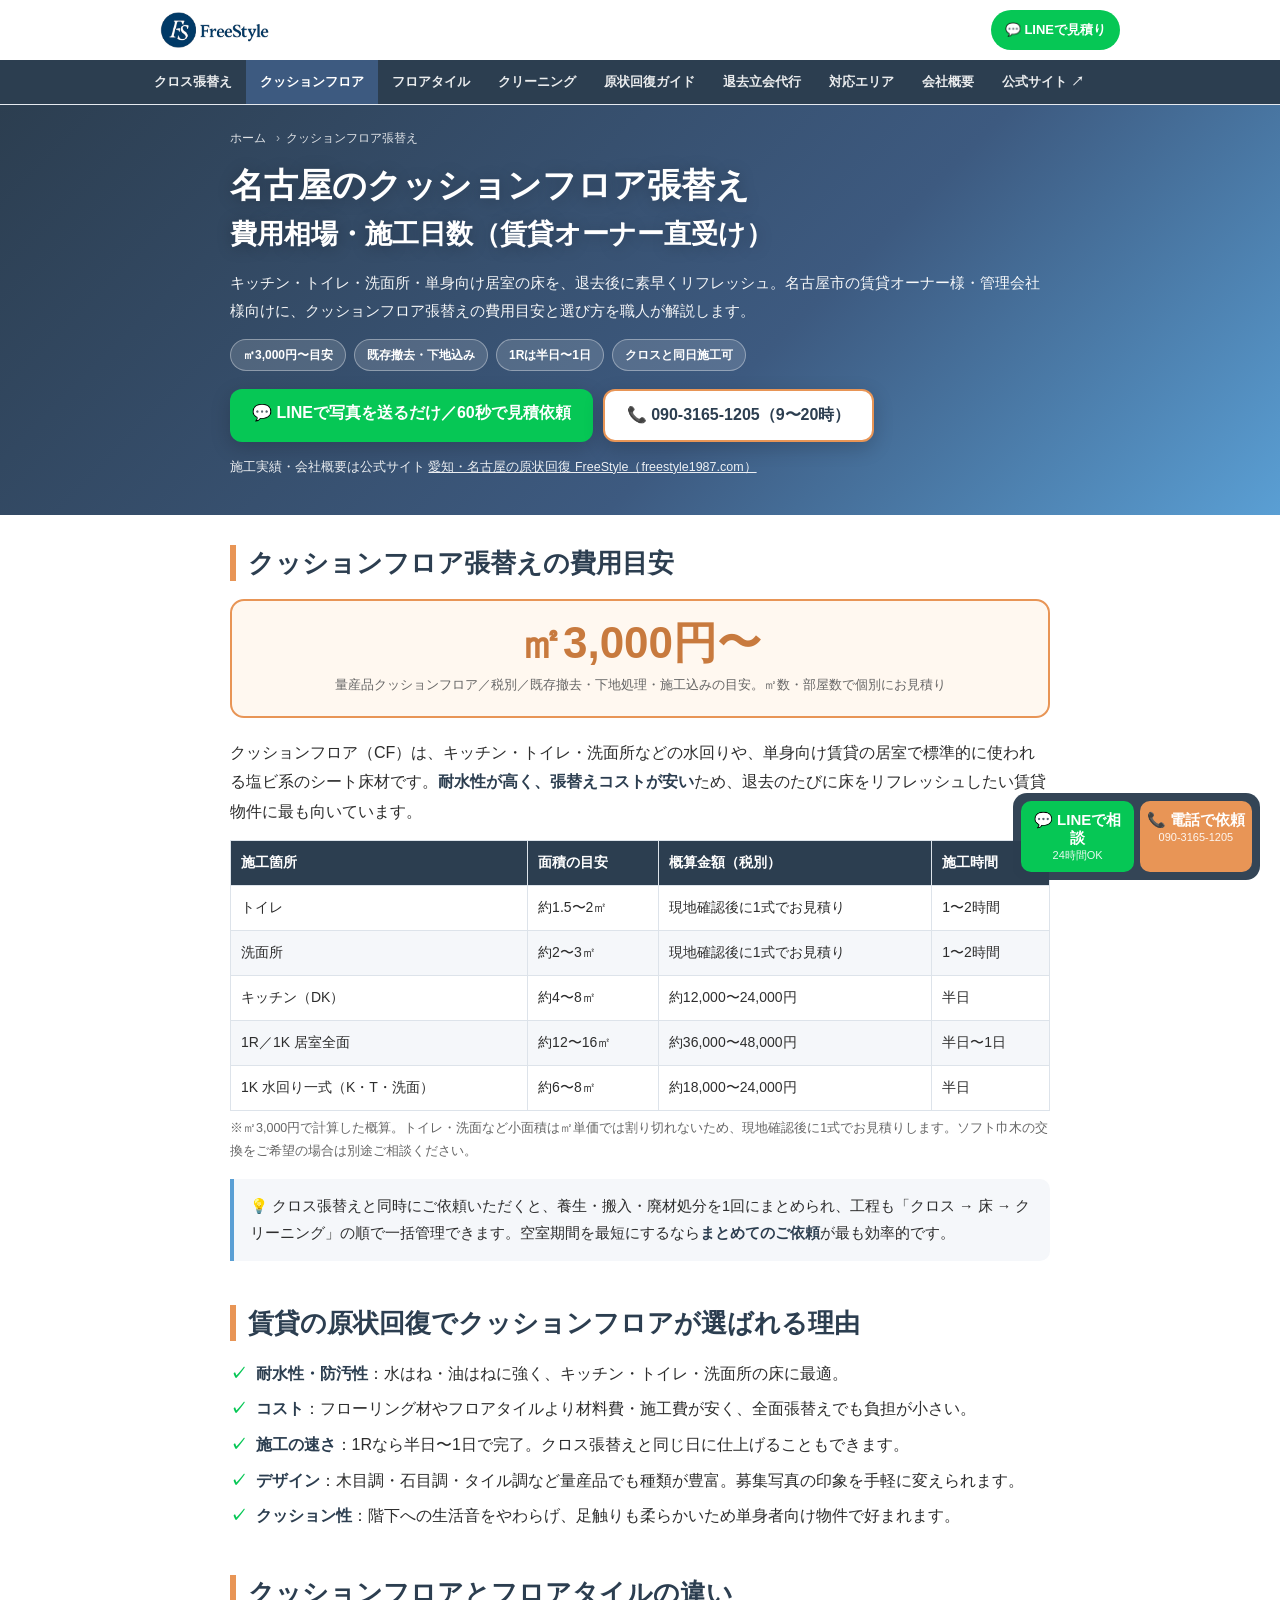
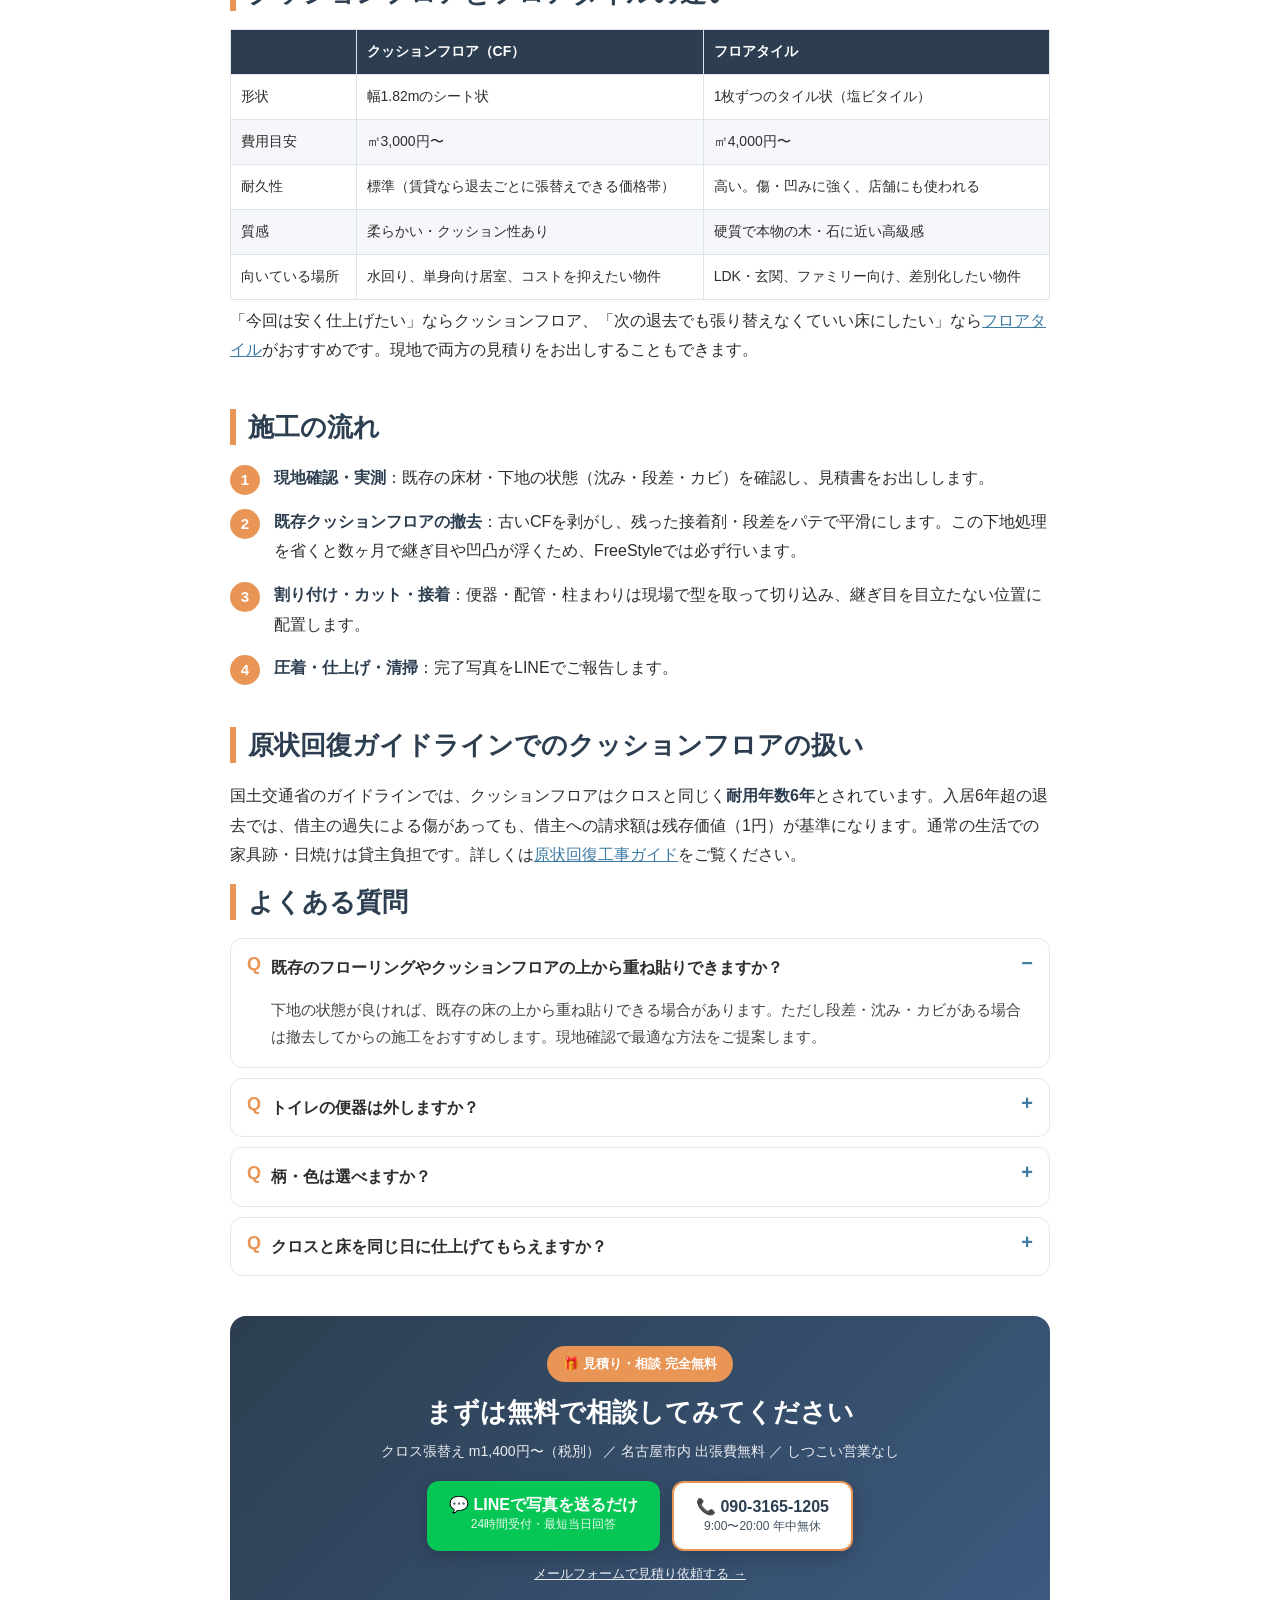
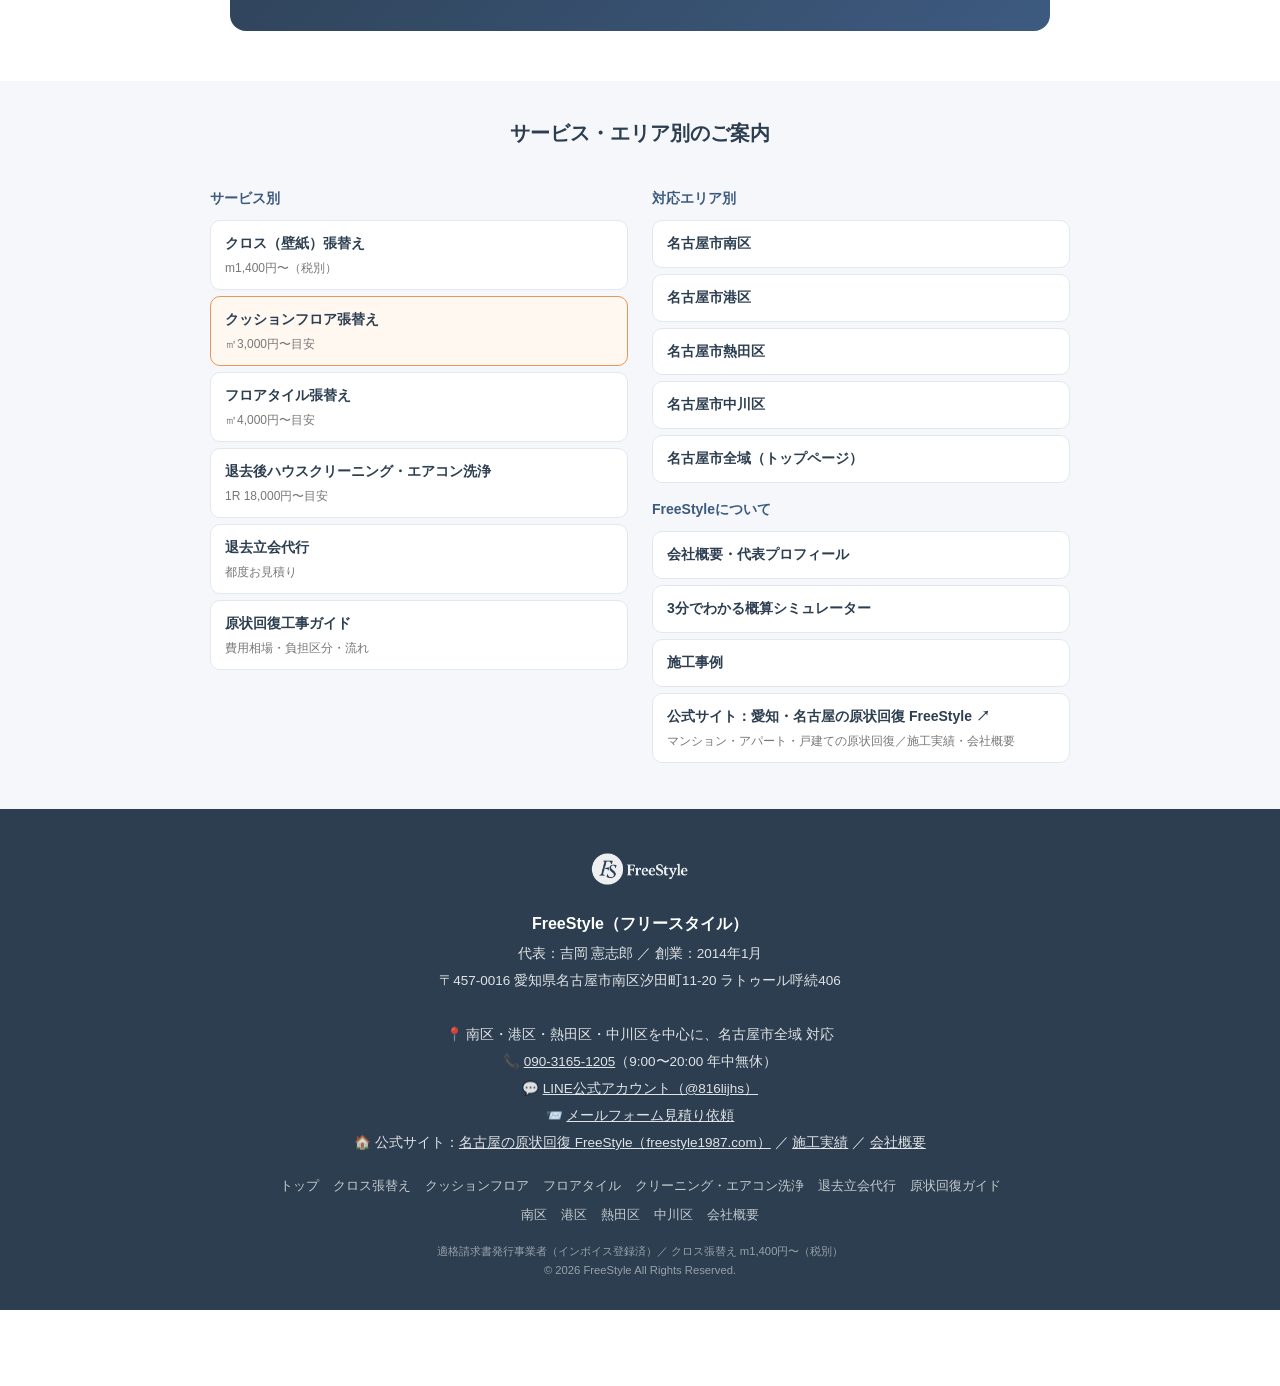
<file: cushion-floor/index.html>
<!DOCTYPE html>
<html lang="ja">
<head>
<meta charset="UTF-8">
<meta name="viewport" content="width=device-width, initial-scale=1.0">
<meta name="theme-color" content="#2c3e50">
<!-- Google tag (gtag.js) -->
<script async src="https://www.googletagmanager.com/gtag/js?id=G-MNE5F1QSGY"></script>
<script>
  window.dataLayer = window.dataLayer || [];
  function gtag(){dataLayer.push(arguments);}
  gtag('js', new Date());
  gtag('config', 'G-MNE5F1QSGY');
</script>

<title>名古屋のクッションフロア張替え 費用相場・施工日数｜賃貸オーナー直受け FreeStyle</title>
<meta name="description" content="名古屋市のクッションフロア（CF）張替えは職人直受けのFreeStyleへ。㎡3,000円〜目安（税別・既存撤去・下地込み）。トイレ・洗面・キッチン・1R居室の費用例、フロアタイルとの違い、施工の流れを解説。クロス張替えと同時施工で空室期間を最短に。">
<meta name="author" content="FreeStyle 吉岡憲志郎">
<meta name="robots" content="index,follow,max-image-preview:large">
<link rel="canonical" href="https://freestyle-nagoya.netlify.app/cushion-floor/">

<meta property="og:type" content="article">
<meta property="og:locale" content="ja_JP">
<meta property="og:title" content="名古屋のクッションフロア張替え 費用相場・施工日数｜賃貸オーナー直受け FreeStyle">
<meta property="og:description" content="名古屋市のクッションフロア（CF）張替えは職人直受けのFreeStyleへ。㎡3,000円〜目安（税別・既存撤去・下地込み）。トイレ・洗面・キッチン・1R居室の費用例、フロアタイルとの違い、施工の流れを解説。クロス張替えと同時施工で空室期間を最短に。">
<meta property="og:url" content="https://freestyle-nagoya.netlify.app/cushion-floor/">
<meta property="og:site_name" content="FreeStyle（フリースタイル）">
<meta property="og:image" content="https://freestyle-nagoya.netlify.app/img/og.png">
<meta property="og:image:width" content="1200">
<meta property="og:image:height" content="630">
<meta name="twitter:card" content="summary_large_image">

<link rel="icon" type="image/png" sizes="32x32" href="/img/favicon-32.png">
<link rel="icon" type="image/png" sizes="192x192" href="/img/favicon-192.png">
<link rel="apple-touch-icon" href="/img/apple-touch-icon.png">
<link rel="stylesheet" href="/assets/sub.css">

<script type="application/ld+json">
{
 "@context": "https://schema.org",
 "@type": "BreadcrumbList",
 "itemListElement": [
  {
   "@type": "ListItem",
   "position": 1,
   "name": "ホーム",
   "item": "https://freestyle-nagoya.netlify.app/"
  },
  {
   "@type": "ListItem",
   "position": 2,
   "name": "クッションフロア張替え",
   "item": "https://freestyle-nagoya.netlify.app/cushion-floor/"
  }
 ]
}
</script>
<script type="application/ld+json">
{
 "@context": "https://schema.org",
 "@type": "Service",
 "@id": "https://freestyle-nagoya.netlify.app/cushion-floor/#service",
 "name": "クッションフロア張替え",
 "serviceType": "クッションフロア張替え",
 "description": "名古屋市の賃貸物件向けクッションフロア張替え。㎡3,000円〜目安（税別）、既存撤去・下地処理込み。",
 "url": "https://freestyle-nagoya.netlify.app/cushion-floor/",
 "provider": {
  "@id": "https://freestyle-nagoya.netlify.app/#business"
 },
 "areaServed": {
  "@type": "City",
  "name": "名古屋市"
 },
 "availableChannel": {
  "@type": "ServiceChannel",
  "serviceUrl": "https://freestyle-nagoya.netlify.app/cushion-floor/",
  "servicePhone": {
   "@type": "ContactPoint",
   "telephone": "+81-90-3165-1205",
   "contactType": "customer service",
   "availableLanguage": "ja"
  }
 },
 "offers": {
  "@type": "Offer",
  "price": "3000",
  "priceCurrency": "JPY",
  "url": "https://freestyle-nagoya.netlify.app/cushion-floor/",
  "priceSpecification": {
   "@type": "UnitPriceSpecification",
   "price": "3000",
   "priceCurrency": "JPY",
   "unitCode": "MTK",
   "valueAddedTaxIncluded": false
  }
 }
}
</script>
<script type="application/ld+json">
{
 "@context": "https://schema.org",
 "@type": "FAQPage",
 "mainEntity": [
  {
   "@type": "Question",
   "name": "既存のフローリングやクッションフロアの上から重ね貼りできますか？",
   "acceptedAnswer": {
    "@type": "Answer",
    "text": "下地の状態が良ければ、既存の床の上から重ね貼りできる場合があります。ただし段差・沈み・カビがある場合は撤去してからの施工をおすすめします。現地確認で最適な方法をご提案します。"
   }
  },
  {
   "@type": "Question",
   "name": "トイレの便器は外しますか？",
   "acceptedAnswer": {
    "@type": "Answer",
    "text": "通常は便器を外さず、便器のまわりで型を取って切り込み施工します。便器の脱着が必要な場合は事前にご説明します。"
   }
  },
  {
   "@type": "Question",
   "name": "柄・色は選べますか？",
   "acceptedAnswer": {
    "@type": "Answer",
    "text": "はい。サンゲツ・東リ等の量産品カタログからお選びいただけます。賃貸では木目調のナチュラル〜ライトブラウン系が入居付けしやすく人気です。"
   }
  },
  {
   "@type": "Question",
   "name": "クロスと床を同じ日に仕上げてもらえますか？",
   "acceptedAnswer": {
    "@type": "Answer",
    "text": "1R・1Kであれば、クロス張替えとクッションフロア張替えを同日に完了できるケースが多いです。物件ごとの工程はご相談ください。"
   }
  }
 ]
}
</script>
</head>
<body>

<header class="site-header">
  <div class="site-header-inner">
    <a href="/" class="brand"><img src="/img/logo-sm.png" alt="FreeStyle（フリースタイル）名古屋の原状回復・クロス張替え" width="347" height="114"></a>
    <a href="https://line.me/R/ti/p/%40816lijhs" class="hdr-line" onclick="gtag('event','line_click',{location:'header'})">💬 LINEで見積り</a>
  </div>
  <nav class="site-nav" aria-label="サイト内ナビゲーション"><div class="site-nav-inner"><a href="/cross/">クロス張替え</a><a href="/cushion-floor/" class=active>クッションフロア</a><a href="/floor-tile/">フロアタイル</a><a href="/house-cleaning/">クリーニング</a><a href="/genjo-kaifuku/">原状回復ガイド</a><a href="/tachiai/">退去立会代行</a><a href="/area/minami/">対応エリア</a><a href="/company/">会社概要</a><a href="https://freestyle1987.com/" target=_blank rel=noopener>公式サイト ↗</a></div></nav>
</header>

<main>
<div class="page-hero">
  <div class="wrap">
    <nav class="breadcrumb" aria-label="パンくずリスト"><ol><li><a href="/">ホーム</a></li><li aria-current="page">クッションフロア張替え</li></ol></nav>
    <h1>名古屋のクッションフロア張替え<br><span style='font-size:.8em'>費用相場・施工日数（賃貸オーナー直受け）</span></h1>
    <p class="lead">キッチン・トイレ・洗面所・単身向け居室の床を、退去後に素早くリフレッシュ。名古屋市の賃貸オーナー様・管理会社様向けに、クッションフロア張替えの費用目安と選び方を職人が解説します。</p>
    <div class="hero-tags"><span>㎡3,000円〜目安</span><span>既存撤去・下地込み</span><span>1Rは半日〜1日</span><span>クロスと同日施工可</span></div>
    <div class="hero-cta">
      <a href="https://line.me/R/ti/p/%40816lijhs" class="btn-line" onclick="gtag('event','line_click',{location:'subpage_hero'})">💬 LINEで写真を送るだけ／60秒で見積依頼</a>
      <a href="tel:09031651205" class="btn-tel" onclick="gtag('event','tel_click',{location:'subpage_hero'})">📞 090-3165-1205（9〜20時）</a>
    </div>
    <p class="hero-official">施工実績・会社概要は公式サイト <a href="https://freestyle1987.com/" target="_blank" rel="noopener">愛知・名古屋の原状回復 FreeStyle（freestyle1987.com）</a></p>
  </div>
</div>
<article class="wrap content">

<h2>クッションフロア張替えの費用目安</h2>
<div class="price-big">
  <div class="v">㎡3,000円〜</div>
  <div class="s">量産品クッションフロア／税別／既存撤去・下地処理・施工込みの目安。㎡数・部屋数で個別にお見積り</div>
</div>
<p>クッションフロア（CF）は、キッチン・トイレ・洗面所などの水回りや、単身向け賃貸の居室で標準的に使われる塩ビ系のシート床材です。<strong>耐水性が高く、張替えコストが安い</strong>ため、退去のたびに床をリフレッシュしたい賃貸物件に最も向いています。</p>
<div class="tbl-wrap"><table><thead><tr><th>施工箇所</th><th>面積の目安</th><th>概算金額（税別）</th><th>施工時間</th></tr></thead><tbody><tr><td>トイレ</td><td>約1.5〜2㎡</td><td>現地確認後に1式でお見積り</td><td>1〜2時間</td></tr><tr><td>洗面所</td><td>約2〜3㎡</td><td>現地確認後に1式でお見積り</td><td>1〜2時間</td></tr><tr><td>キッチン（DK）</td><td>約4〜8㎡</td><td>約12,000〜24,000円</td><td>半日</td></tr><tr><td>1R／1K 居室全面</td><td>約12〜16㎡</td><td>約36,000〜48,000円</td><td>半日〜1日</td></tr><tr><td>1K 水回り一式（K・T・洗面）</td><td>約6〜8㎡</td><td>約18,000〜24,000円</td><td>半日</td></tr></tbody></table></div><p class="tbl-note">※㎡3,000円で計算した概算。トイレ・洗面など小面積は㎡単価では割り切れないため、現地確認後に1式でお見積りします。ソフト巾木の交換をご希望の場合は別途ご相談ください。</p>
<div class="point">💡 クロス張替えと同時にご依頼いただくと、養生・搬入・廃材処分を1回にまとめられ、工程も「クロス → 床 → クリーニング」の順で一括管理できます。空室期間を最短にするなら<strong>まとめてのご依頼</strong>が最も効率的です。</div>

<h2>賃貸の原状回復でクッションフロアが選ばれる理由</h2>
<ul class="check-list">
  <li><strong>耐水性・防汚性</strong>：水はね・油はねに強く、キッチン・トイレ・洗面所の床に最適。</li>
  <li><strong>コスト</strong>：フローリング材やフロアタイルより材料費・施工費が安く、全面張替えでも負担が小さい。</li>
  <li><strong>施工の速さ</strong>：1Rなら半日〜1日で完了。クロス張替えと同じ日に仕上げることもできます。</li>
  <li><strong>デザイン</strong>：木目調・石目調・タイル調など量産品でも種類が豊富。募集写真の印象を手軽に変えられます。</li>
  <li><strong>クッション性</strong>：階下への生活音をやわらげ、足触りも柔らかいため単身者向け物件で好まれます。</li>
</ul>

<h2>クッションフロアとフロアタイルの違い</h2>
<div class="tbl-wrap"><table><thead><tr><th></th><th>クッションフロア（CF）</th><th>フロアタイル</th></tr></thead><tbody><tr><td>形状</td><td>幅1.82mのシート状</td><td>1枚ずつのタイル状（塩ビタイル）</td></tr><tr><td>費用目安</td><td>㎡3,000円〜</td><td>㎡4,000円〜</td></tr><tr><td>耐久性</td><td>標準（賃貸なら退去ごとに張替えできる価格帯）</td><td>高い。傷・凹みに強く、店舗にも使われる</td></tr><tr><td>質感</td><td>柔らかい・クッション性あり</td><td>硬質で本物の木・石に近い高級感</td></tr><tr><td>向いている場所</td><td>水回り、単身向け居室、コストを抑えたい物件</td><td>LDK・玄関、ファミリー向け、差別化したい物件</td></tr></tbody></table></div>
<p>「今回は安く仕上げたい」ならクッションフロア、「次の退去でも張り替えなくていい床にしたい」なら<a href="/floor-tile/">フロアタイル</a>がおすすめです。現地で両方の見積りをお出しすることもできます。</p>

<h2>施工の流れ</h2>
<ol class="steps">
  <li><strong>現地確認・実測</strong>：既存の床材・下地の状態（沈み・段差・カビ）を確認し、見積書をお出しします。</li>
  <li><strong>既存クッションフロアの撤去</strong>：古いCFを剥がし、残った接着剤・段差をパテで平滑にします。この下地処理を省くと数ヶ月で継ぎ目や凹凸が浮くため、FreeStyleでは必ず行います。</li>
  <li><strong>割り付け・カット・接着</strong>：便器・配管・柱まわりは現場で型を取って切り込み、継ぎ目を目立たない位置に配置します。</li>
  <li><strong>圧着・仕上げ・清掃</strong>：完了写真をLINEでご報告します。</li>
</ol>

<h2>原状回復ガイドラインでのクッションフロアの扱い</h2>
<p>国土交通省のガイドラインでは、クッションフロアはクロスと同じく<strong>耐用年数6年</strong>とされています。入居6年超の退去では、借主の過失による傷があっても、借主への請求額は残存価値（1円）が基準になります。通常の生活での家具跡・日焼けは貸主負担です。詳しくは<a href="/genjo-kaifuku/">原状回復工事ガイド</a>をご覧ください。</p>


<section class="sec">
  <h2>よくある質問</h2>
  <div class="faq-list">
    <div class="faq-item open">
      <div class="faq-q">既存のフローリングやクッションフロアの上から重ね貼りできますか？</div>
      <div class="faq-a">下地の状態が良ければ、既存の床の上から重ね貼りできる場合があります。ただし段差・沈み・カビがある場合は撤去してからの施工をおすすめします。現地確認で最適な方法をご提案します。</div>
    </div>
    <div class="faq-item">
      <div class="faq-q">トイレの便器は外しますか？</div>
      <div class="faq-a">通常は便器を外さず、便器のまわりで型を取って切り込み施工します。便器の脱着が必要な場合は事前にご説明します。</div>
    </div>
    <div class="faq-item">
      <div class="faq-q">柄・色は選べますか？</div>
      <div class="faq-a">はい。サンゲツ・東リ等の量産品カタログからお選びいただけます。賃貸では木目調のナチュラル〜ライトブラウン系が入居付けしやすく人気です。</div>
    </div>
    <div class="faq-item">
      <div class="faq-q">クロスと床を同じ日に仕上げてもらえますか？</div>
      <div class="faq-a">1R・1Kであれば、クロス張替えとクッションフロア張替えを同日に完了できるケースが多いです。物件ごとの工程はご相談ください。</div>
    </div>
  </div>
</section>


<div class="cta-box">
  <div class="cta-badge">🎁 見積り・相談 完全無料</div>
  <h2>まずは無料で相談してみてください</h2>
  <p>クロス張替え m1,400円〜（税別） ／ 名古屋市内 出張費無料 ／ しつこい営業なし</p>
  <div class="cta-buttons">
    <a href="https://line.me/R/ti/p/%40816lijhs" class="btn-line" onclick="gtag('event','line_click',{location:'subpage_bottom'})">💬 LINEで写真を送るだけ<span>24時間受付・最短当日回答</span></a>
    <a href="tel:09031651205" class="btn-tel" onclick="gtag('event','tel_click',{location:'subpage_bottom'})">📞 090-3165-1205<span>9:00〜20:00 年中無休</span></a>
  </div>
  <p class="cta-form-link"><a href="/#contact-form">メールフォームで見積り依頼する →</a></p>
</div>

</article>

<section class="sec related">
  <h2>サービス・エリア別のご案内</h2>
  <div class="related-cols">
    <div>
      <h3>サービス別</h3>
      <ul class="link-list"><li><a href="/cross/">クロス（壁紙）張替え<small>m1,400円〜（税別）</small></a></li><li><a href="/cushion-floor/" class=current>クッションフロア張替え<small>㎡3,000円〜目安</small></a></li><li><a href="/floor-tile/">フロアタイル張替え<small>㎡4,000円〜目安</small></a></li><li><a href="/house-cleaning/">退去後ハウスクリーニング・エアコン洗浄<small>1R 18,000円〜目安</small></a></li><li><a href="/tachiai/">退去立会代行<small>都度お見積り</small></a></li>
        <li><a href="/genjo-kaifuku/">原状回復工事ガイド<small>費用相場・負担区分・流れ</small></a></li>
      </ul>
    </div>
    <div>
      <h3>対応エリア別</h3>
      <ul class="link-list"><li><a href="/area/minami/">名古屋市南区</a></li><li><a href="/area/minato/">名古屋市港区</a></li><li><a href="/area/atsuta/">名古屋市熱田区</a></li><li><a href="/area/nakagawa/">名古屋市中川区</a></li>
        <li><a href="/">名古屋市全域（トップページ）</a></li>
      </ul>
      <h3>FreeStyleについて</h3>
      <ul class="link-list">
        <li><a href="/company/">会社概要・代表プロフィール</a></li>
        <li><a href="/#simulator">3分でわかる概算シミュレーター</a></li>
        <li><a href="/#works">施工事例</a></li>
        <li><a href="https://freestyle1987.com/" target="_blank" rel="noopener">公式サイト：愛知・名古屋の原状回復 FreeStyle ↗<small>マンション・アパート・戸建ての原状回復／施工実績・会社概要</small></a></li>
      </ul>
    </div>
  </div>
</section>

</main>

<footer>
  <a href="/"><img src="/img/logo-sm.png" alt="FreeStyle" class="footer-logo" width="347" height="114"></a><br>
  <strong>FreeStyle（フリースタイル）</strong><br>
  代表：吉岡 憲志郎 ／ 創業：2014年1月<br>
  〒457-0016 愛知県名古屋市南区汐田町11-20 ラトゥール呼続406<br><br>
  📍 南区・港区・熱田区・中川区を中心に、名古屋市全域 対応<br>
  📞 <a href="tel:09031651205">090-3165-1205</a>（9:00〜20:00 年中無休）<br>
  💬 <a href="https://line.me/R/ti/p/%40816lijhs">LINE公式アカウント（@816lijhs）</a><br>
  📨 <a href="/#contact-form">メールフォーム見積り依頼</a><br>
  🏠 公式サイト：<a href="https://freestyle1987.com/" target="_blank" rel="noopener">名古屋の原状回復 FreeStyle（freestyle1987.com）</a> ／ <a href="https://freestyle1987.com/works/" target="_blank" rel="noopener">施工実績</a> ／ <a href="https://freestyle1987.com/company/" target="_blank" rel="noopener">会社概要</a><br>
  <nav class="footer-nav" aria-label="フッターナビゲーション">
    <a href="/">トップ</a>
    <a href="/cross/">クロス張替え</a>
    <a href="/cushion-floor/">クッションフロア</a>
    <a href="/floor-tile/">フロアタイル</a>
    <a href="/house-cleaning/">クリーニング・エアコン洗浄</a>
    <a href="/tachiai/">退去立会代行</a>
    <a href="/genjo-kaifuku/">原状回復ガイド</a>
    <a href="/area/minami/">南区</a>
    <a href="/area/minato/">港区</a>
    <a href="/area/atsuta/">熱田区</a>
    <a href="/area/nakagawa/">中川区</a>
    <a href="/company/">会社概要</a>
  </nav>
  <small>適格請求書発行事業者（インボイス登録済）／ クロス張替え m1,400円〜（税別）<br>© 2026 FreeStyle All Rights Reserved.</small>
</footer>

<div class="sticky-cta">
  <a href="https://line.me/R/ti/p/%40816lijhs" class="sticky-line" onclick="gtag('event','line_click',{location:'sticky_bar'})">💬 LINEで相談<span>24時間OK</span></a>
  <a href="tel:09031651205" class="sticky-tel" onclick="gtag('event','tel_click',{location:'sticky_bar'})">📞 電話で依頼<span>090-3165-1205</span></a>
</div>

<script>
(function() {
  document.querySelectorAll('.faq-item').forEach(function(item) {
    var q = item.querySelector('.faq-q');
    if (!q) return;
    q.setAttribute('role', 'button');
    q.setAttribute('tabindex', '0');
    q.setAttribute('aria-expanded', item.classList.contains('open') ? 'true' : 'false');
    function toggle() {
      var open = item.classList.toggle('open');
      q.setAttribute('aria-expanded', open ? 'true' : 'false');
    }
    q.addEventListener('click', toggle);
    q.addEventListener('keydown', function(e) {
      if (e.key === 'Enter' || e.key === ' ') { e.preventDefault(); toggle(); }
    });
  });
})();
</script>

</body>
</html>
</file>
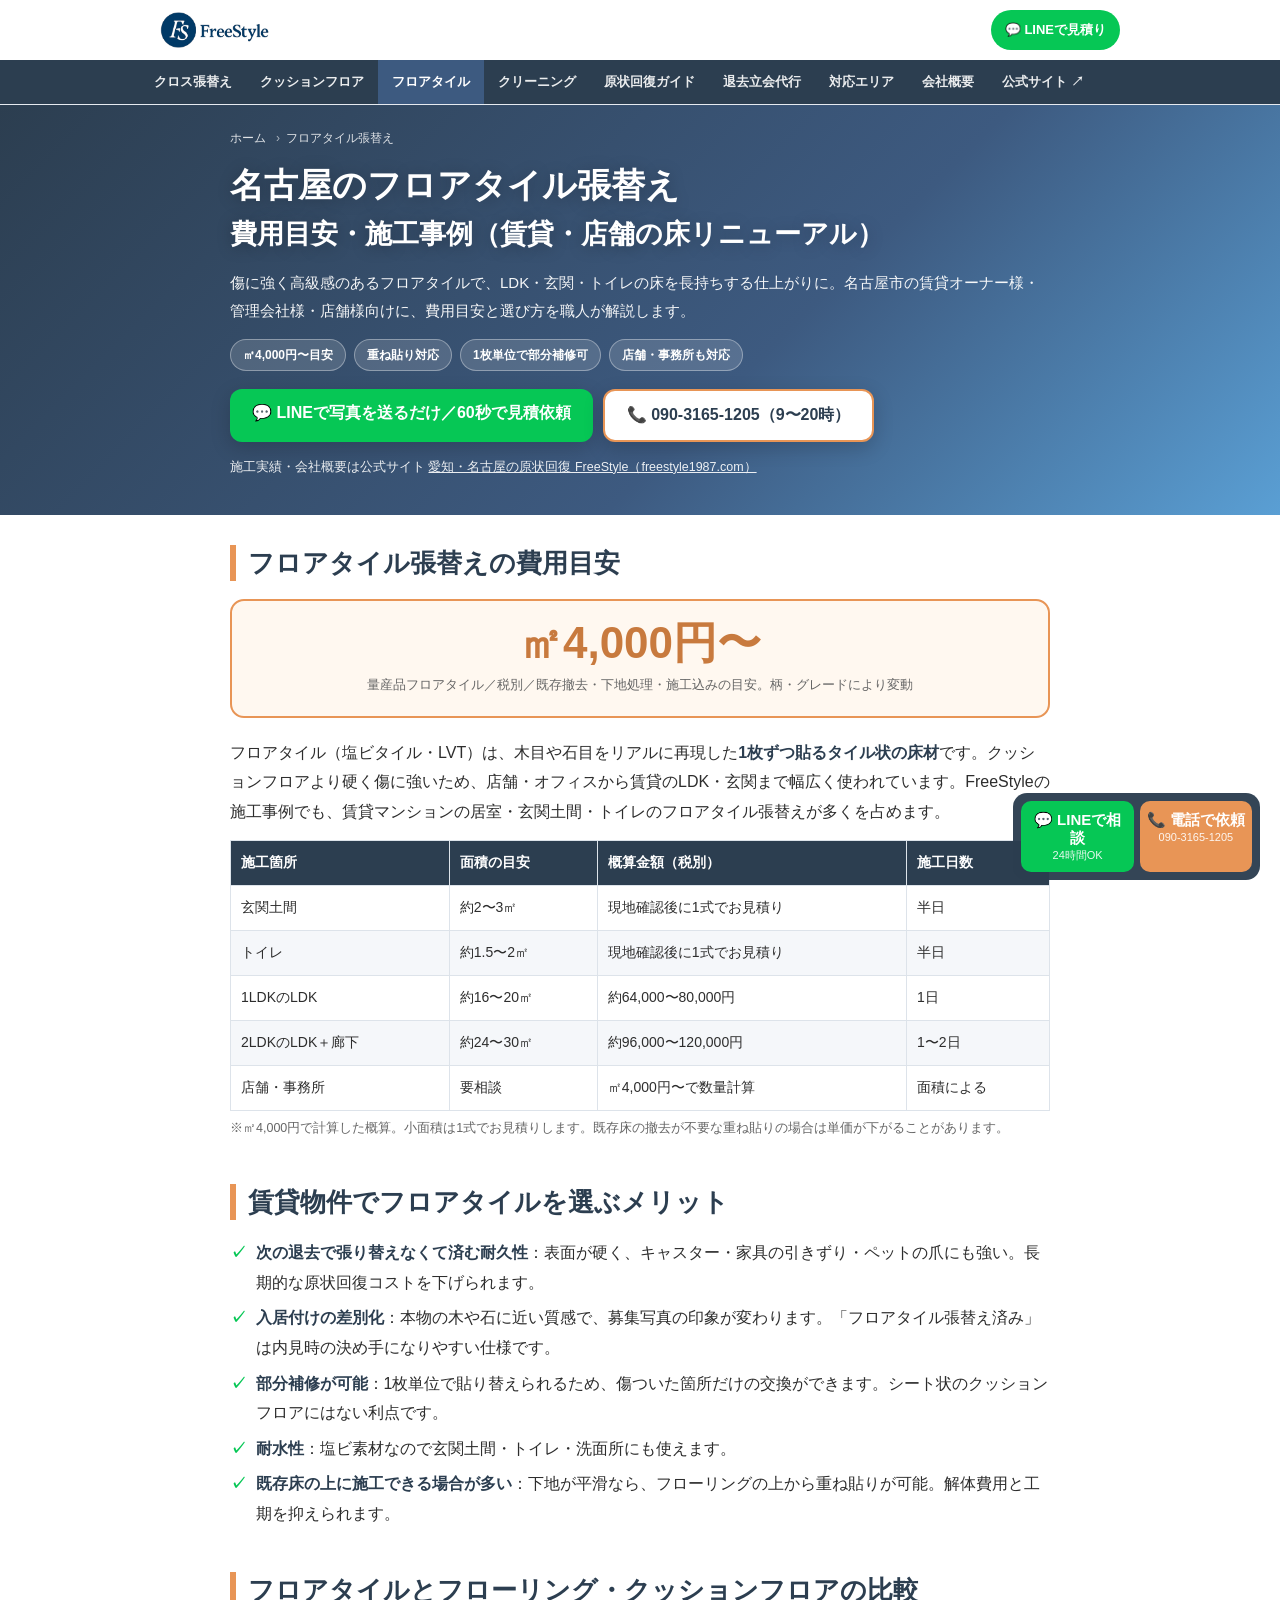
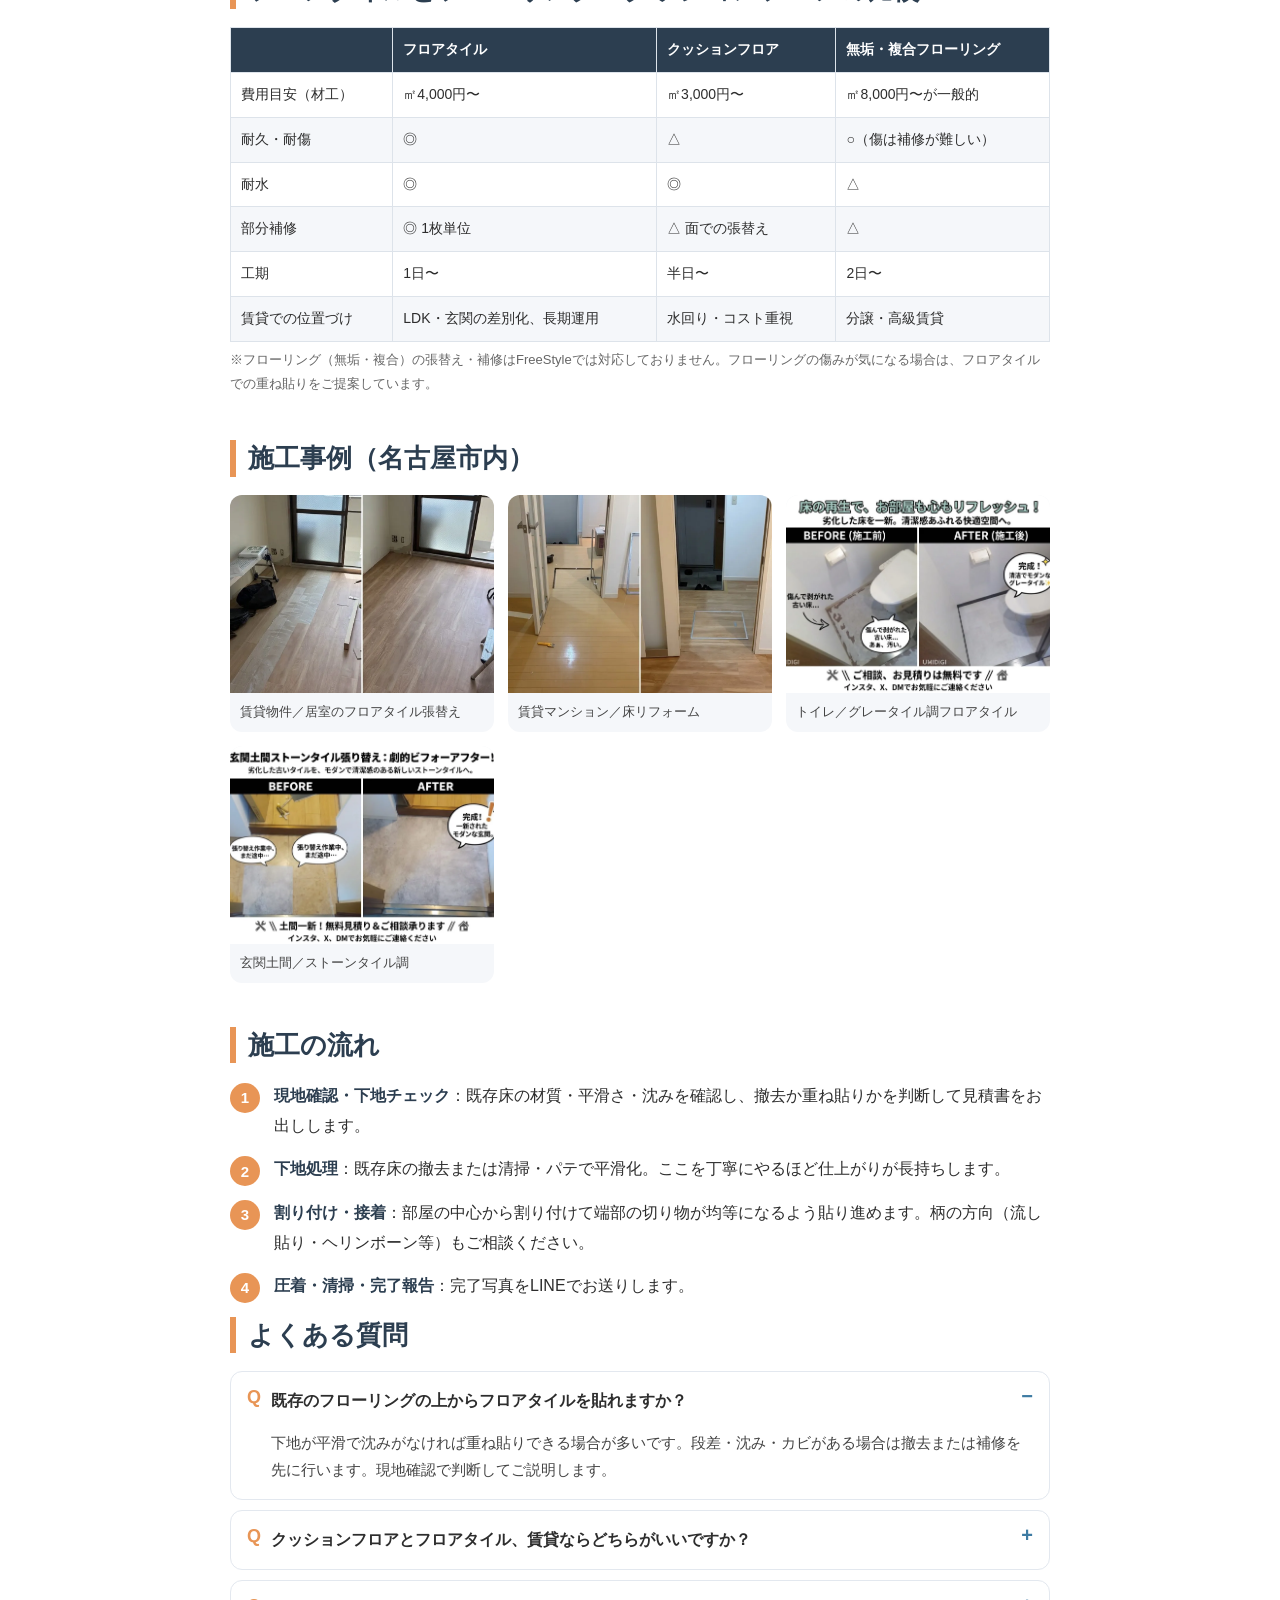
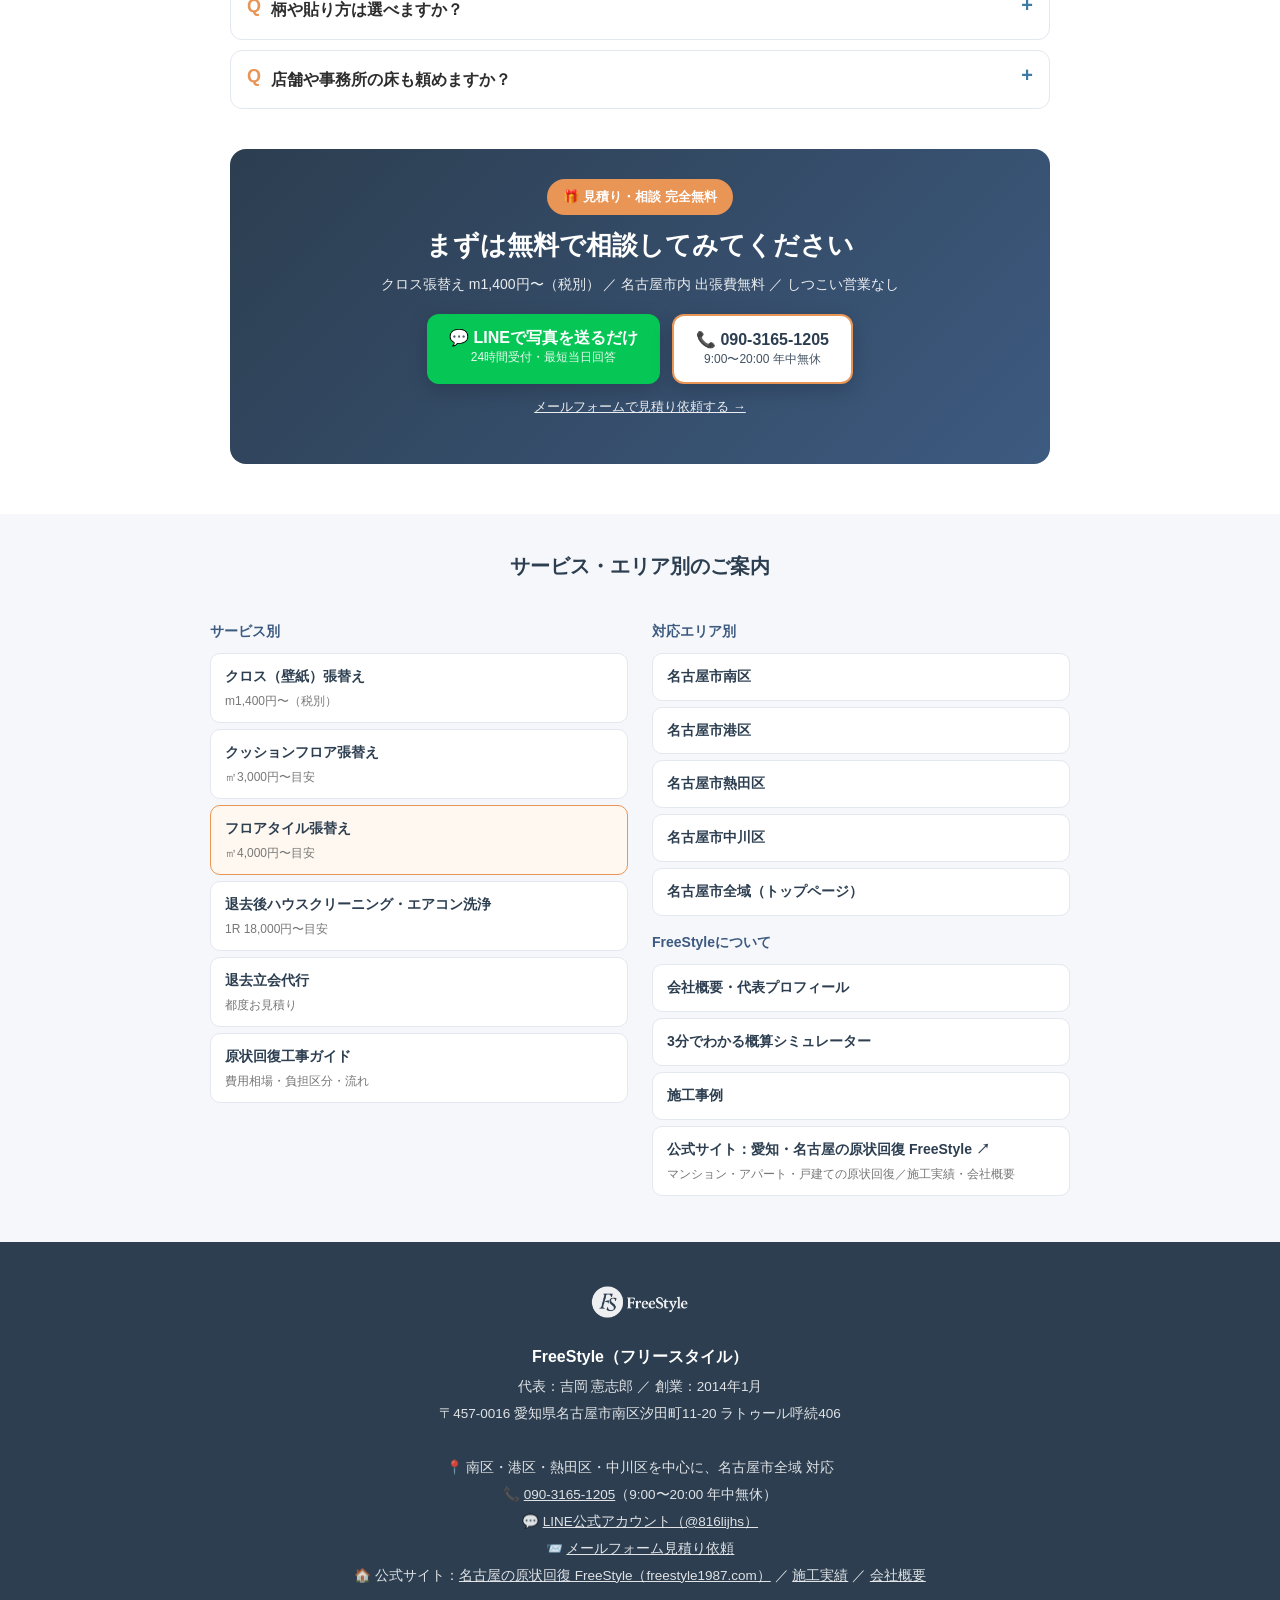
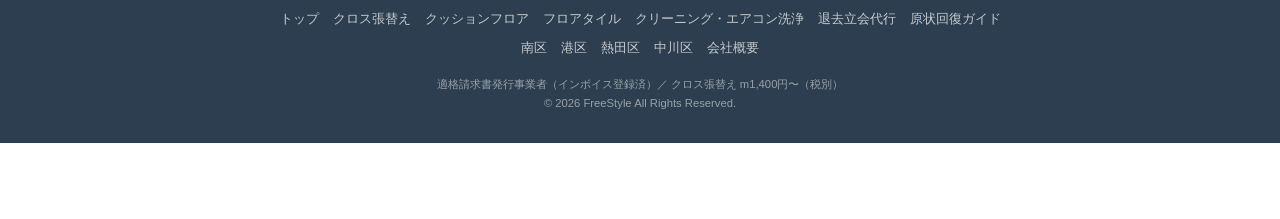
<file: floor-tile/index.html>
<!DOCTYPE html>
<html lang="ja">
<head>
<meta charset="UTF-8">
<meta name="viewport" content="width=device-width, initial-scale=1.0">
<meta name="theme-color" content="#2c3e50">
<!-- Google tag (gtag.js) -->
<script async src="https://www.googletagmanager.com/gtag/js?id=G-MNE5F1QSGY"></script>
<script>
  window.dataLayer = window.dataLayer || [];
  function gtag(){dataLayer.push(arguments);}
  gtag('js', new Date());
  gtag('config', 'G-MNE5F1QSGY');
</script>

<title>名古屋のフロアタイル張替え 費用・施工事例｜賃貸・店舗の床リニューアル FreeStyle</title>
<meta name="description" content="名古屋市のフロアタイル（塩ビタイル・LVT）張替えは職人直受けのFreeStyleへ。㎡4,000円〜目安（税別）。LDK・玄関土間・トイレの費用例、クッションフロア・フローリングとの比較、賃貸マンションの施工事例を掲載。既存床への重ね貼りも対応。">
<meta name="author" content="FreeStyle 吉岡憲志郎">
<meta name="robots" content="index,follow,max-image-preview:large">
<link rel="canonical" href="https://freestyle-nagoya.netlify.app/floor-tile/">

<meta property="og:type" content="article">
<meta property="og:locale" content="ja_JP">
<meta property="og:title" content="名古屋のフロアタイル張替え 費用・施工事例｜賃貸・店舗の床リニューアル FreeStyle">
<meta property="og:description" content="名古屋市のフロアタイル（塩ビタイル・LVT）張替えは職人直受けのFreeStyleへ。㎡4,000円〜目安（税別）。LDK・玄関土間・トイレの費用例、クッションフロア・フローリングとの比較、賃貸マンションの施工事例を掲載。既存床への重ね貼りも対応。">
<meta property="og:url" content="https://freestyle-nagoya.netlify.app/floor-tile/">
<meta property="og:site_name" content="FreeStyle（フリースタイル）">
<meta property="og:image" content="https://freestyle-nagoya.netlify.app/img/og.png">
<meta property="og:image:width" content="1200">
<meta property="og:image:height" content="630">
<meta name="twitter:card" content="summary_large_image">

<link rel="icon" type="image/png" sizes="32x32" href="/img/favicon-32.png">
<link rel="icon" type="image/png" sizes="192x192" href="/img/favicon-192.png">
<link rel="apple-touch-icon" href="/img/apple-touch-icon.png">
<link rel="stylesheet" href="/assets/sub.css">

<script type="application/ld+json">
{
 "@context": "https://schema.org",
 "@type": "BreadcrumbList",
 "itemListElement": [
  {
   "@type": "ListItem",
   "position": 1,
   "name": "ホーム",
   "item": "https://freestyle-nagoya.netlify.app/"
  },
  {
   "@type": "ListItem",
   "position": 2,
   "name": "フロアタイル張替え",
   "item": "https://freestyle-nagoya.netlify.app/floor-tile/"
  }
 ]
}
</script>
<script type="application/ld+json">
{
 "@context": "https://schema.org",
 "@type": "Service",
 "@id": "https://freestyle-nagoya.netlify.app/floor-tile/#service",
 "name": "フロアタイル張替え",
 "serviceType": "フロアタイル張替え",
 "description": "名古屋市の賃貸・店舗向けフロアタイル（塩ビタイル）張替え。㎡4,000円〜目安（税別）。",
 "url": "https://freestyle-nagoya.netlify.app/floor-tile/",
 "provider": {
  "@id": "https://freestyle-nagoya.netlify.app/#business"
 },
 "areaServed": {
  "@type": "City",
  "name": "名古屋市"
 },
 "availableChannel": {
  "@type": "ServiceChannel",
  "serviceUrl": "https://freestyle-nagoya.netlify.app/floor-tile/",
  "servicePhone": {
   "@type": "ContactPoint",
   "telephone": "+81-90-3165-1205",
   "contactType": "customer service",
   "availableLanguage": "ja"
  }
 },
 "offers": {
  "@type": "Offer",
  "price": "4000",
  "priceCurrency": "JPY",
  "url": "https://freestyle-nagoya.netlify.app/floor-tile/",
  "priceSpecification": {
   "@type": "UnitPriceSpecification",
   "price": "4000",
   "priceCurrency": "JPY",
   "unitCode": "MTK",
   "valueAddedTaxIncluded": false
  }
 }
}
</script>
<script type="application/ld+json">
{
 "@context": "https://schema.org",
 "@type": "FAQPage",
 "mainEntity": [
  {
   "@type": "Question",
   "name": "既存のフローリングの上からフロアタイルを貼れますか？",
   "acceptedAnswer": {
    "@type": "Answer",
    "text": "下地が平滑で沈みがなければ重ね貼りできる場合が多いです。段差・沈み・カビがある場合は撤去または補修を先に行います。現地確認で判断してご説明します。"
   }
  },
  {
   "@type": "Question",
   "name": "クッションフロアとフロアタイル、賃貸ならどちらがいいですか？",
   "acceptedAnswer": {
    "@type": "Answer",
    "text": "水回りや単身向け居室でコストを抑えたいならクッションフロア、LDK・玄関で次の退去でも張り替えなくていい床にしたいならフロアタイルがおすすめです。両方の見積りを並べてお出しすることもできます。"
   }
  },
  {
   "@type": "Question",
   "name": "柄や貼り方は選べますか？",
   "acceptedAnswer": {
    "@type": "Answer",
    "text": "はい。木目・石目・コンクリート調など各メーカーの量産品カタログから選べます。貼り方も通常の流し貼りのほか、ヘリンボーンなどご相談ください（貼り方によって単価は変わります）。"
   }
  },
  {
   "@type": "Question",
   "name": "店舗や事務所の床も頼めますか？",
   "acceptedAnswer": {
    "@type": "Answer",
    "text": "名古屋市内の店舗・事務所のフロアタイル張替えも対応しています。営業時間外や夜間の施工もご相談ください。"
   }
  }
 ]
}
</script>
</head>
<body>

<header class="site-header">
  <div class="site-header-inner">
    <a href="/" class="brand"><img src="/img/logo-sm.png" alt="FreeStyle（フリースタイル）名古屋の原状回復・クロス張替え" width="347" height="114"></a>
    <a href="https://line.me/R/ti/p/%40816lijhs" class="hdr-line" onclick="gtag('event','line_click',{location:'header'})">💬 LINEで見積り</a>
  </div>
  <nav class="site-nav" aria-label="サイト内ナビゲーション"><div class="site-nav-inner"><a href="/cross/">クロス張替え</a><a href="/cushion-floor/">クッションフロア</a><a href="/floor-tile/" class=active>フロアタイル</a><a href="/house-cleaning/">クリーニング</a><a href="/genjo-kaifuku/">原状回復ガイド</a><a href="/tachiai/">退去立会代行</a><a href="/area/minami/">対応エリア</a><a href="/company/">会社概要</a><a href="https://freestyle1987.com/" target=_blank rel=noopener>公式サイト ↗</a></div></nav>
</header>

<main>
<div class="page-hero">
  <div class="wrap">
    <nav class="breadcrumb" aria-label="パンくずリスト"><ol><li><a href="/">ホーム</a></li><li aria-current="page">フロアタイル張替え</li></ol></nav>
    <h1>名古屋のフロアタイル張替え<br><span style='font-size:.8em'>費用目安・施工事例（賃貸・店舗の床リニューアル）</span></h1>
    <p class="lead">傷に強く高級感のあるフロアタイルで、LDK・玄関・トイレの床を長持ちする仕上がりに。名古屋市の賃貸オーナー様・管理会社様・店舗様向けに、費用目安と選び方を職人が解説します。</p>
    <div class="hero-tags"><span>㎡4,000円〜目安</span><span>重ね貼り対応</span><span>1枚単位で部分補修可</span><span>店舗・事務所も対応</span></div>
    <div class="hero-cta">
      <a href="https://line.me/R/ti/p/%40816lijhs" class="btn-line" onclick="gtag('event','line_click',{location:'subpage_hero'})">💬 LINEで写真を送るだけ／60秒で見積依頼</a>
      <a href="tel:09031651205" class="btn-tel" onclick="gtag('event','tel_click',{location:'subpage_hero'})">📞 090-3165-1205（9〜20時）</a>
    </div>
    <p class="hero-official">施工実績・会社概要は公式サイト <a href="https://freestyle1987.com/" target="_blank" rel="noopener">愛知・名古屋の原状回復 FreeStyle（freestyle1987.com）</a></p>
  </div>
</div>
<article class="wrap content">

<h2>フロアタイル張替えの費用目安</h2>
<div class="price-big">
  <div class="v">㎡4,000円〜</div>
  <div class="s">量産品フロアタイル／税別／既存撤去・下地処理・施工込みの目安。柄・グレードにより変動</div>
</div>
<p>フロアタイル（塩ビタイル・LVT）は、木目や石目をリアルに再現した<strong>1枚ずつ貼るタイル状の床材</strong>です。クッションフロアより硬く傷に強いため、店舗・オフィスから賃貸のLDK・玄関まで幅広く使われています。FreeStyleの施工事例でも、賃貸マンションの居室・玄関土間・トイレのフロアタイル張替えが多くを占めます。</p>
<div class="tbl-wrap"><table><thead><tr><th>施工箇所</th><th>面積の目安</th><th>概算金額（税別）</th><th>施工日数</th></tr></thead><tbody><tr><td>玄関土間</td><td>約2〜3㎡</td><td>現地確認後に1式でお見積り</td><td>半日</td></tr><tr><td>トイレ</td><td>約1.5〜2㎡</td><td>現地確認後に1式でお見積り</td><td>半日</td></tr><tr><td>1LDKのLDK</td><td>約16〜20㎡</td><td>約64,000〜80,000円</td><td>1日</td></tr><tr><td>2LDKのLDK＋廊下</td><td>約24〜30㎡</td><td>約96,000〜120,000円</td><td>1〜2日</td></tr><tr><td>店舗・事務所</td><td>要相談</td><td>㎡4,000円〜で数量計算</td><td>面積による</td></tr></tbody></table></div><p class="tbl-note">※㎡4,000円で計算した概算。小面積は1式でお見積りします。既存床の撤去が不要な重ね貼りの場合は単価が下がることがあります。</p>

<h2>賃貸物件でフロアタイルを選ぶメリット</h2>
<ul class="check-list">
  <li><strong>次の退去で張り替えなくて済む耐久性</strong>：表面が硬く、キャスター・家具の引きずり・ペットの爪にも強い。長期的な原状回復コストを下げられます。</li>
  <li><strong>入居付けの差別化</strong>：本物の木や石に近い質感で、募集写真の印象が変わります。「フロアタイル張替え済み」は内見時の決め手になりやすい仕様です。</li>
  <li><strong>部分補修が可能</strong>：1枚単位で貼り替えられるため、傷ついた箇所だけの交換ができます。シート状のクッションフロアにはない利点です。</li>
  <li><strong>耐水性</strong>：塩ビ素材なので玄関土間・トイレ・洗面所にも使えます。</li>
  <li><strong>既存床の上に施工できる場合が多い</strong>：下地が平滑なら、フローリングの上から重ね貼りが可能。解体費用と工期を抑えられます。</li>
</ul>

<h2>フロアタイルとフローリング・クッションフロアの比較</h2>
<div class="tbl-wrap"><table><thead><tr><th></th><th>フロアタイル</th><th>クッションフロア</th><th>無垢・複合フローリング</th></tr></thead><tbody><tr><td>費用目安（材工）</td><td>㎡4,000円〜</td><td>㎡3,000円〜</td><td>㎡8,000円〜が一般的</td></tr><tr><td>耐久・耐傷</td><td>◎</td><td>△</td><td>○（傷は補修が難しい）</td></tr><tr><td>耐水</td><td>◎</td><td>◎</td><td>△</td></tr><tr><td>部分補修</td><td>◎ 1枚単位</td><td>△ 面での張替え</td><td>△</td></tr><tr><td>工期</td><td>1日〜</td><td>半日〜</td><td>2日〜</td></tr><tr><td>賃貸での位置づけ</td><td>LDK・玄関の差別化、長期運用</td><td>水回り・コスト重視</td><td>分譲・高級賃貸</td></tr></tbody></table></div>
<p class="note">※フローリング（無垢・複合）の張替え・補修はFreeStyleでは対応しておりません。フローリングの傷みが気になる場合は、フロアタイルでの重ね貼りをご提案しています。</p>

<h2>施工事例（名古屋市内）</h2>
<div class="works-grid">
  <figure><a href="/#works"><picture><source type="image/webp" srcset="/img/works/works-01-floortile.webp"><img src="/img/works/works-01-floortile.jpg" alt="名古屋市の賃貸物件 フロアタイル張替え 施工事例" loading="lazy" width="899" height="1200"></picture></a><figcaption>賃貸物件／居室のフロアタイル張替え</figcaption></figure>
  <figure><a href="/#works"><picture><source type="image/webp" srcset="/img/works/works-02-mansion-floortile.webp"><img src="/img/works/works-02-mansion-floortile.jpg" alt="名古屋市の賃貸マンション フロアタイル張替え・床リフォーム" loading="lazy" width="900" height="1200"></picture></a><figcaption>賃貸マンション／床リフォーム</figcaption></figure>
  <figure><a href="/#works"><picture><source type="image/webp" srcset="/img/works/works-03-toilet.webp"><img src="/img/works/works-03-toilet.jpg" alt="名古屋市 トイレ床材グレータイル張替え 施工事例" loading="lazy" width="1200" height="816"></picture></a><figcaption>トイレ／グレータイル調フロアタイル</figcaption></figure>
  <figure><a href="/#works"><picture><source type="image/webp" srcset="/img/works/works-04-genkan.webp"><img src="/img/works/works-04-genkan.jpg" alt="名古屋市 玄関土間ストーンタイル張替え 原状回復工事" loading="lazy" width="1200" height="816"></picture></a><figcaption>玄関土間／ストーンタイル調</figcaption></figure>
</div>

<h2>施工の流れ</h2>
<ol class="steps">
  <li><strong>現地確認・下地チェック</strong>：既存床の材質・平滑さ・沈みを確認し、撤去か重ね貼りかを判断して見積書をお出しします。</li>
  <li><strong>下地処理</strong>：既存床の撤去または清掃・パテで平滑化。ここを丁寧にやるほど仕上がりが長持ちします。</li>
  <li><strong>割り付け・接着</strong>：部屋の中心から割り付けて端部の切り物が均等になるよう貼り進めます。柄の方向（流し貼り・ヘリンボーン等）もご相談ください。</li>
  <li><strong>圧着・清掃・完了報告</strong>：完了写真をLINEでお送りします。</li>
</ol>


<section class="sec">
  <h2>よくある質問</h2>
  <div class="faq-list">
    <div class="faq-item open">
      <div class="faq-q">既存のフローリングの上からフロアタイルを貼れますか？</div>
      <div class="faq-a">下地が平滑で沈みがなければ重ね貼りできる場合が多いです。段差・沈み・カビがある場合は撤去または補修を先に行います。現地確認で判断してご説明します。</div>
    </div>
    <div class="faq-item">
      <div class="faq-q">クッションフロアとフロアタイル、賃貸ならどちらがいいですか？</div>
      <div class="faq-a">水回りや単身向け居室でコストを抑えたいならクッションフロア、LDK・玄関で次の退去でも張り替えなくていい床にしたいならフロアタイルがおすすめです。両方の見積りを並べてお出しすることもできます。</div>
    </div>
    <div class="faq-item">
      <div class="faq-q">柄や貼り方は選べますか？</div>
      <div class="faq-a">はい。木目・石目・コンクリート調など各メーカーの量産品カタログから選べます。貼り方も通常の流し貼りのほか、ヘリンボーンなどご相談ください（貼り方によって単価は変わります）。</div>
    </div>
    <div class="faq-item">
      <div class="faq-q">店舗や事務所の床も頼めますか？</div>
      <div class="faq-a">名古屋市内の店舗・事務所のフロアタイル張替えも対応しています。営業時間外や夜間の施工もご相談ください。</div>
    </div>
  </div>
</section>


<div class="cta-box">
  <div class="cta-badge">🎁 見積り・相談 完全無料</div>
  <h2>まずは無料で相談してみてください</h2>
  <p>クロス張替え m1,400円〜（税別） ／ 名古屋市内 出張費無料 ／ しつこい営業なし</p>
  <div class="cta-buttons">
    <a href="https://line.me/R/ti/p/%40816lijhs" class="btn-line" onclick="gtag('event','line_click',{location:'subpage_bottom'})">💬 LINEで写真を送るだけ<span>24時間受付・最短当日回答</span></a>
    <a href="tel:09031651205" class="btn-tel" onclick="gtag('event','tel_click',{location:'subpage_bottom'})">📞 090-3165-1205<span>9:00〜20:00 年中無休</span></a>
  </div>
  <p class="cta-form-link"><a href="/#contact-form">メールフォームで見積り依頼する →</a></p>
</div>

</article>

<section class="sec related">
  <h2>サービス・エリア別のご案内</h2>
  <div class="related-cols">
    <div>
      <h3>サービス別</h3>
      <ul class="link-list"><li><a href="/cross/">クロス（壁紙）張替え<small>m1,400円〜（税別）</small></a></li><li><a href="/cushion-floor/">クッションフロア張替え<small>㎡3,000円〜目安</small></a></li><li><a href="/floor-tile/" class=current>フロアタイル張替え<small>㎡4,000円〜目安</small></a></li><li><a href="/house-cleaning/">退去後ハウスクリーニング・エアコン洗浄<small>1R 18,000円〜目安</small></a></li><li><a href="/tachiai/">退去立会代行<small>都度お見積り</small></a></li>
        <li><a href="/genjo-kaifuku/">原状回復工事ガイド<small>費用相場・負担区分・流れ</small></a></li>
      </ul>
    </div>
    <div>
      <h3>対応エリア別</h3>
      <ul class="link-list"><li><a href="/area/minami/">名古屋市南区</a></li><li><a href="/area/minato/">名古屋市港区</a></li><li><a href="/area/atsuta/">名古屋市熱田区</a></li><li><a href="/area/nakagawa/">名古屋市中川区</a></li>
        <li><a href="/">名古屋市全域（トップページ）</a></li>
      </ul>
      <h3>FreeStyleについて</h3>
      <ul class="link-list">
        <li><a href="/company/">会社概要・代表プロフィール</a></li>
        <li><a href="/#simulator">3分でわかる概算シミュレーター</a></li>
        <li><a href="/#works">施工事例</a></li>
        <li><a href="https://freestyle1987.com/" target="_blank" rel="noopener">公式サイト：愛知・名古屋の原状回復 FreeStyle ↗<small>マンション・アパート・戸建ての原状回復／施工実績・会社概要</small></a></li>
      </ul>
    </div>
  </div>
</section>

</main>

<footer>
  <a href="/"><img src="/img/logo-sm.png" alt="FreeStyle" class="footer-logo" width="347" height="114"></a><br>
  <strong>FreeStyle（フリースタイル）</strong><br>
  代表：吉岡 憲志郎 ／ 創業：2014年1月<br>
  〒457-0016 愛知県名古屋市南区汐田町11-20 ラトゥール呼続406<br><br>
  📍 南区・港区・熱田区・中川区を中心に、名古屋市全域 対応<br>
  📞 <a href="tel:09031651205">090-3165-1205</a>（9:00〜20:00 年中無休）<br>
  💬 <a href="https://line.me/R/ti/p/%40816lijhs">LINE公式アカウント（@816lijhs）</a><br>
  📨 <a href="/#contact-form">メールフォーム見積り依頼</a><br>
  🏠 公式サイト：<a href="https://freestyle1987.com/" target="_blank" rel="noopener">名古屋の原状回復 FreeStyle（freestyle1987.com）</a> ／ <a href="https://freestyle1987.com/works/" target="_blank" rel="noopener">施工実績</a> ／ <a href="https://freestyle1987.com/company/" target="_blank" rel="noopener">会社概要</a><br>
  <nav class="footer-nav" aria-label="フッターナビゲーション">
    <a href="/">トップ</a>
    <a href="/cross/">クロス張替え</a>
    <a href="/cushion-floor/">クッションフロア</a>
    <a href="/floor-tile/">フロアタイル</a>
    <a href="/house-cleaning/">クリーニング・エアコン洗浄</a>
    <a href="/tachiai/">退去立会代行</a>
    <a href="/genjo-kaifuku/">原状回復ガイド</a>
    <a href="/area/minami/">南区</a>
    <a href="/area/minato/">港区</a>
    <a href="/area/atsuta/">熱田区</a>
    <a href="/area/nakagawa/">中川区</a>
    <a href="/company/">会社概要</a>
  </nav>
  <small>適格請求書発行事業者（インボイス登録済）／ クロス張替え m1,400円〜（税別）<br>© 2026 FreeStyle All Rights Reserved.</small>
</footer>

<div class="sticky-cta">
  <a href="https://line.me/R/ti/p/%40816lijhs" class="sticky-line" onclick="gtag('event','line_click',{location:'sticky_bar'})">💬 LINEで相談<span>24時間OK</span></a>
  <a href="tel:09031651205" class="sticky-tel" onclick="gtag('event','tel_click',{location:'sticky_bar'})">📞 電話で依頼<span>090-3165-1205</span></a>
</div>

<script>
(function() {
  document.querySelectorAll('.faq-item').forEach(function(item) {
    var q = item.querySelector('.faq-q');
    if (!q) return;
    q.setAttribute('role', 'button');
    q.setAttribute('tabindex', '0');
    q.setAttribute('aria-expanded', item.classList.contains('open') ? 'true' : 'false');
    function toggle() {
      var open = item.classList.toggle('open');
      q.setAttribute('aria-expanded', open ? 'true' : 'false');
    }
    q.addEventListener('click', toggle);
    q.addEventListener('keydown', function(e) {
      if (e.key === 'Enter' || e.key === ' ') { e.preventDefault(); toggle(); }
    });
  });
})();
</script>

</body>
</html>
</file>
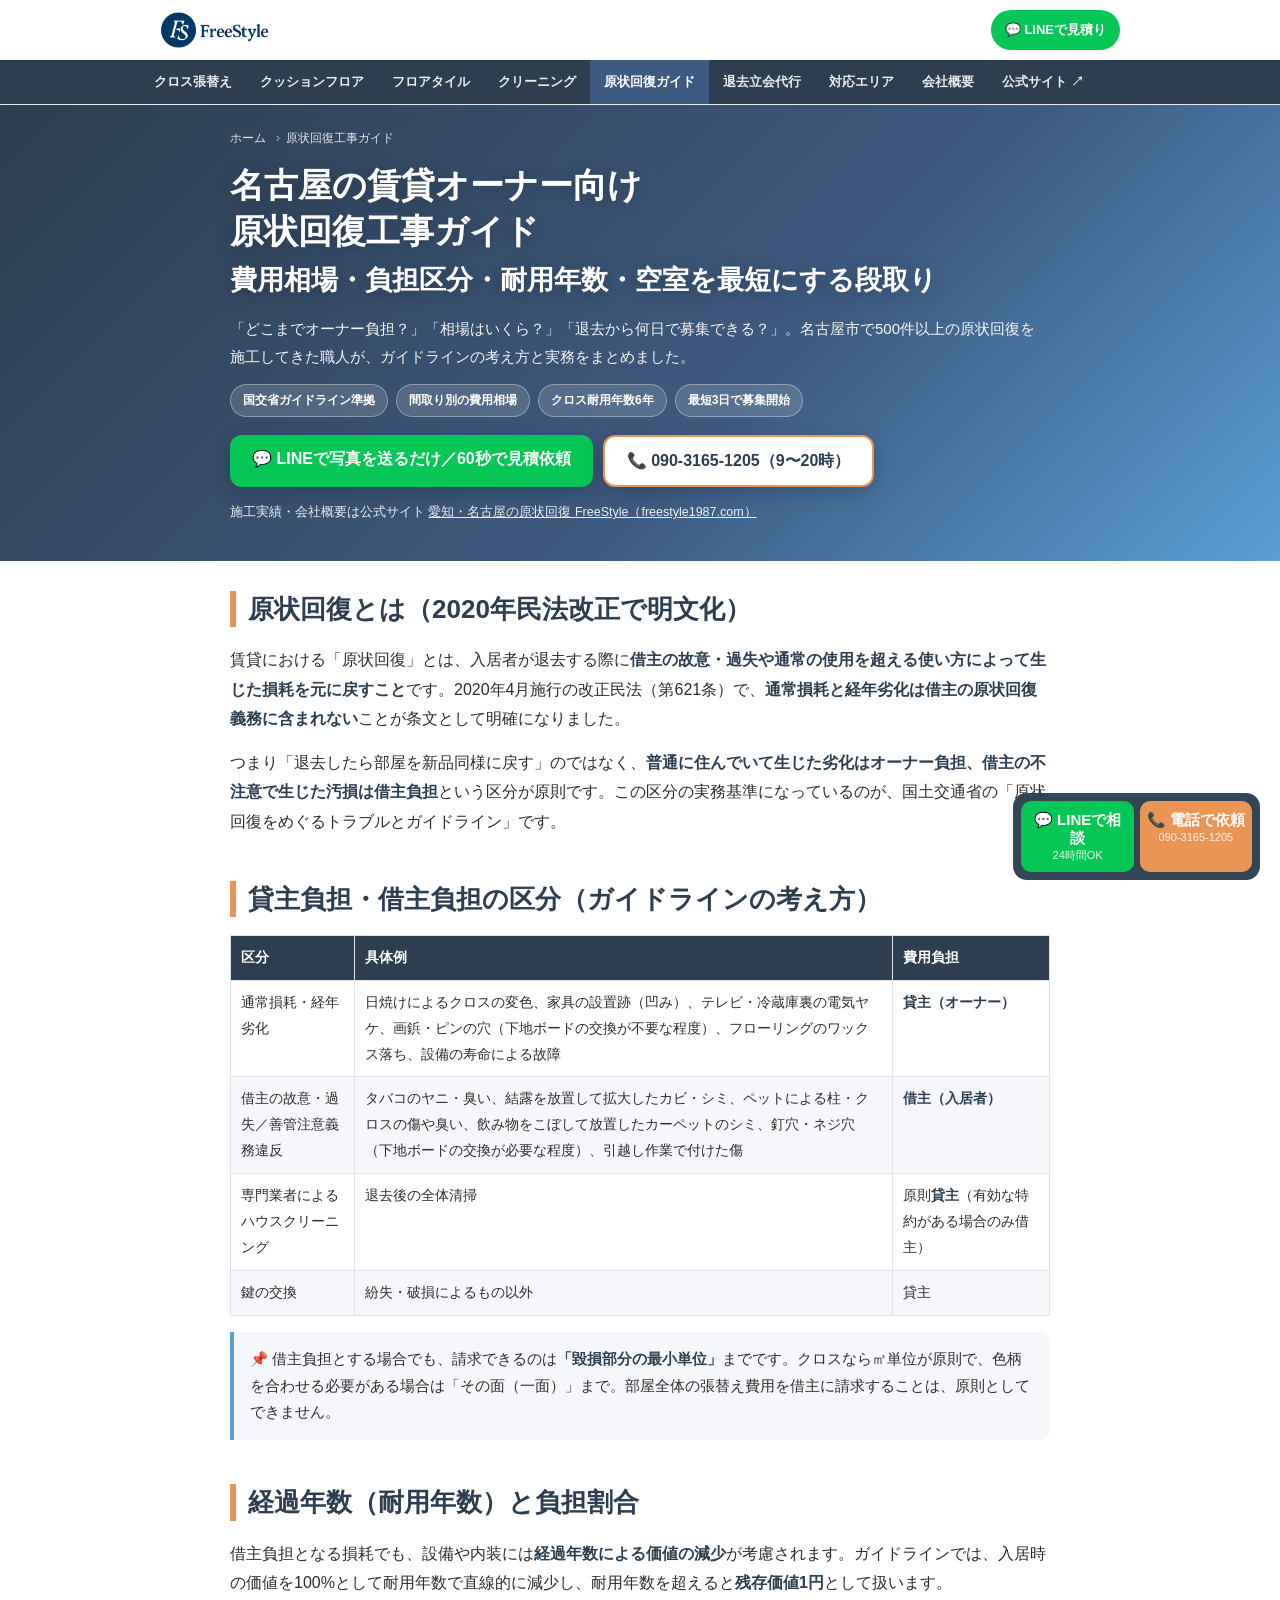
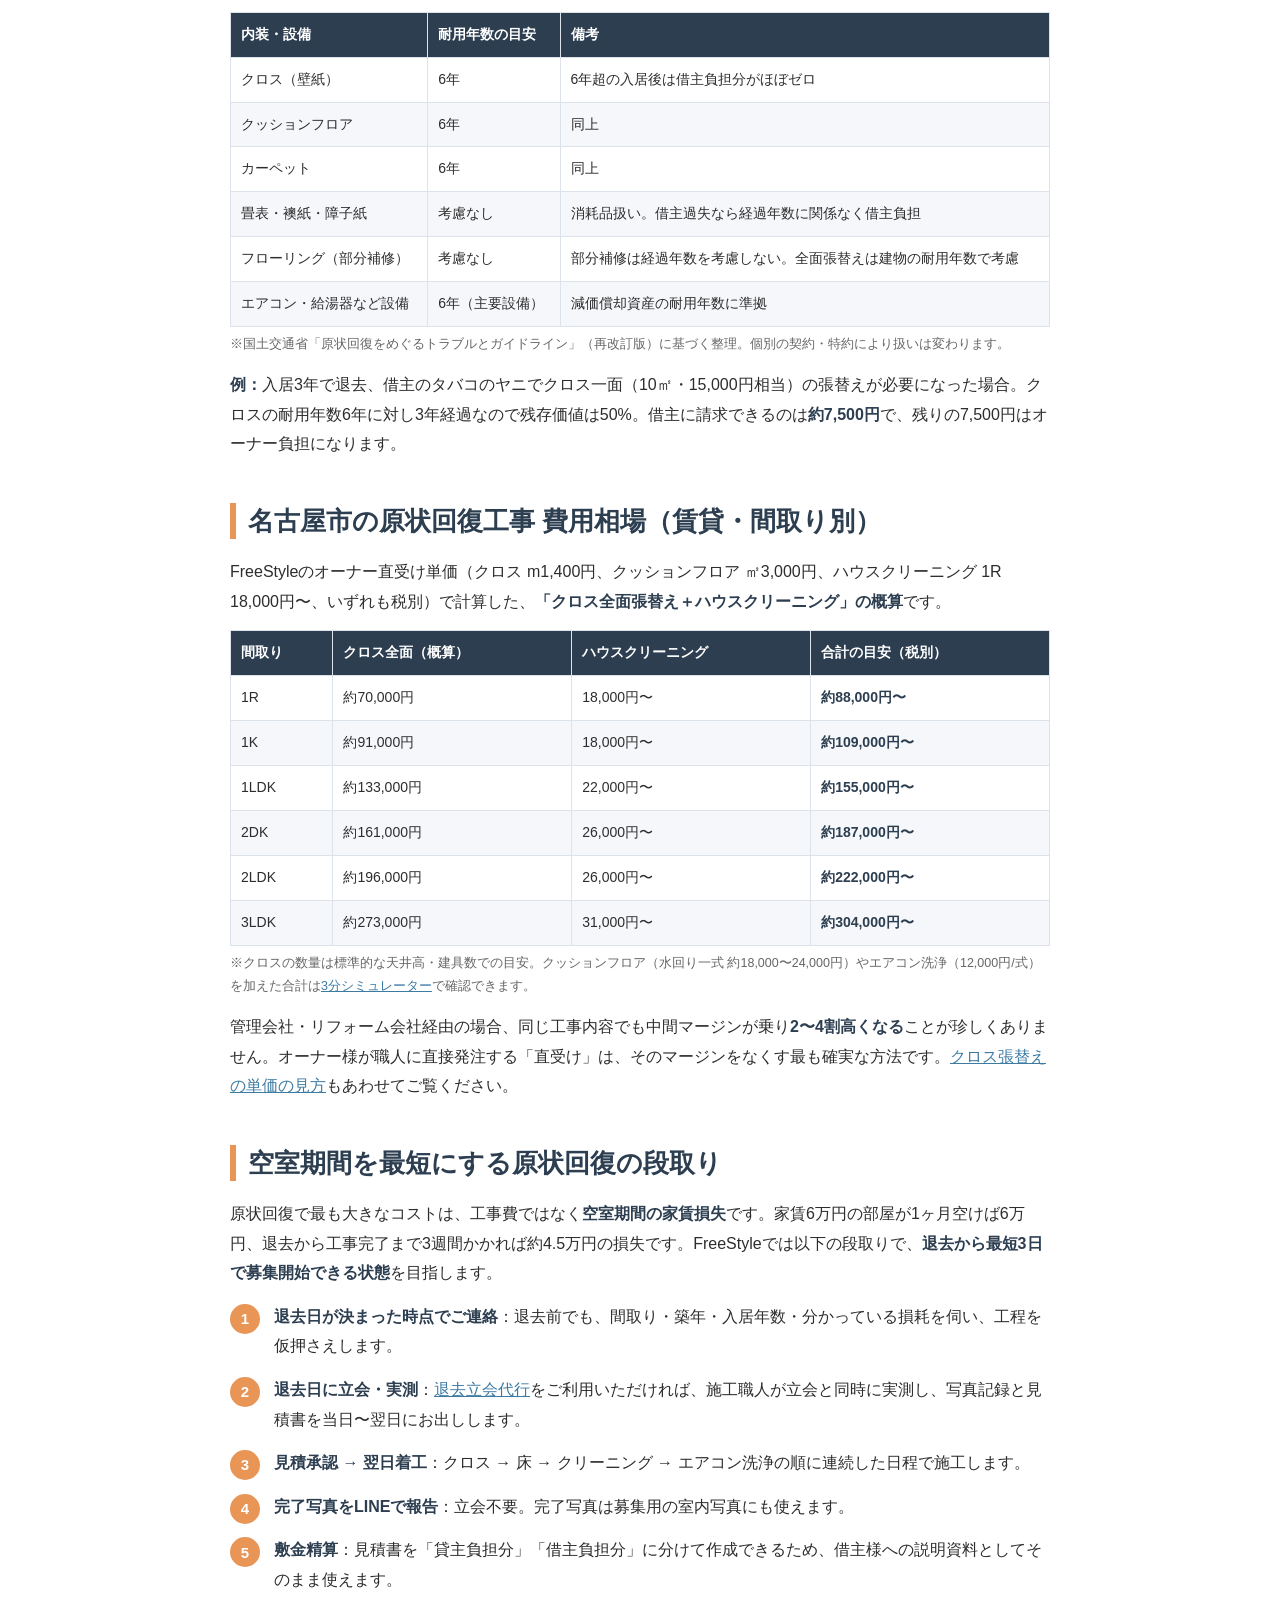
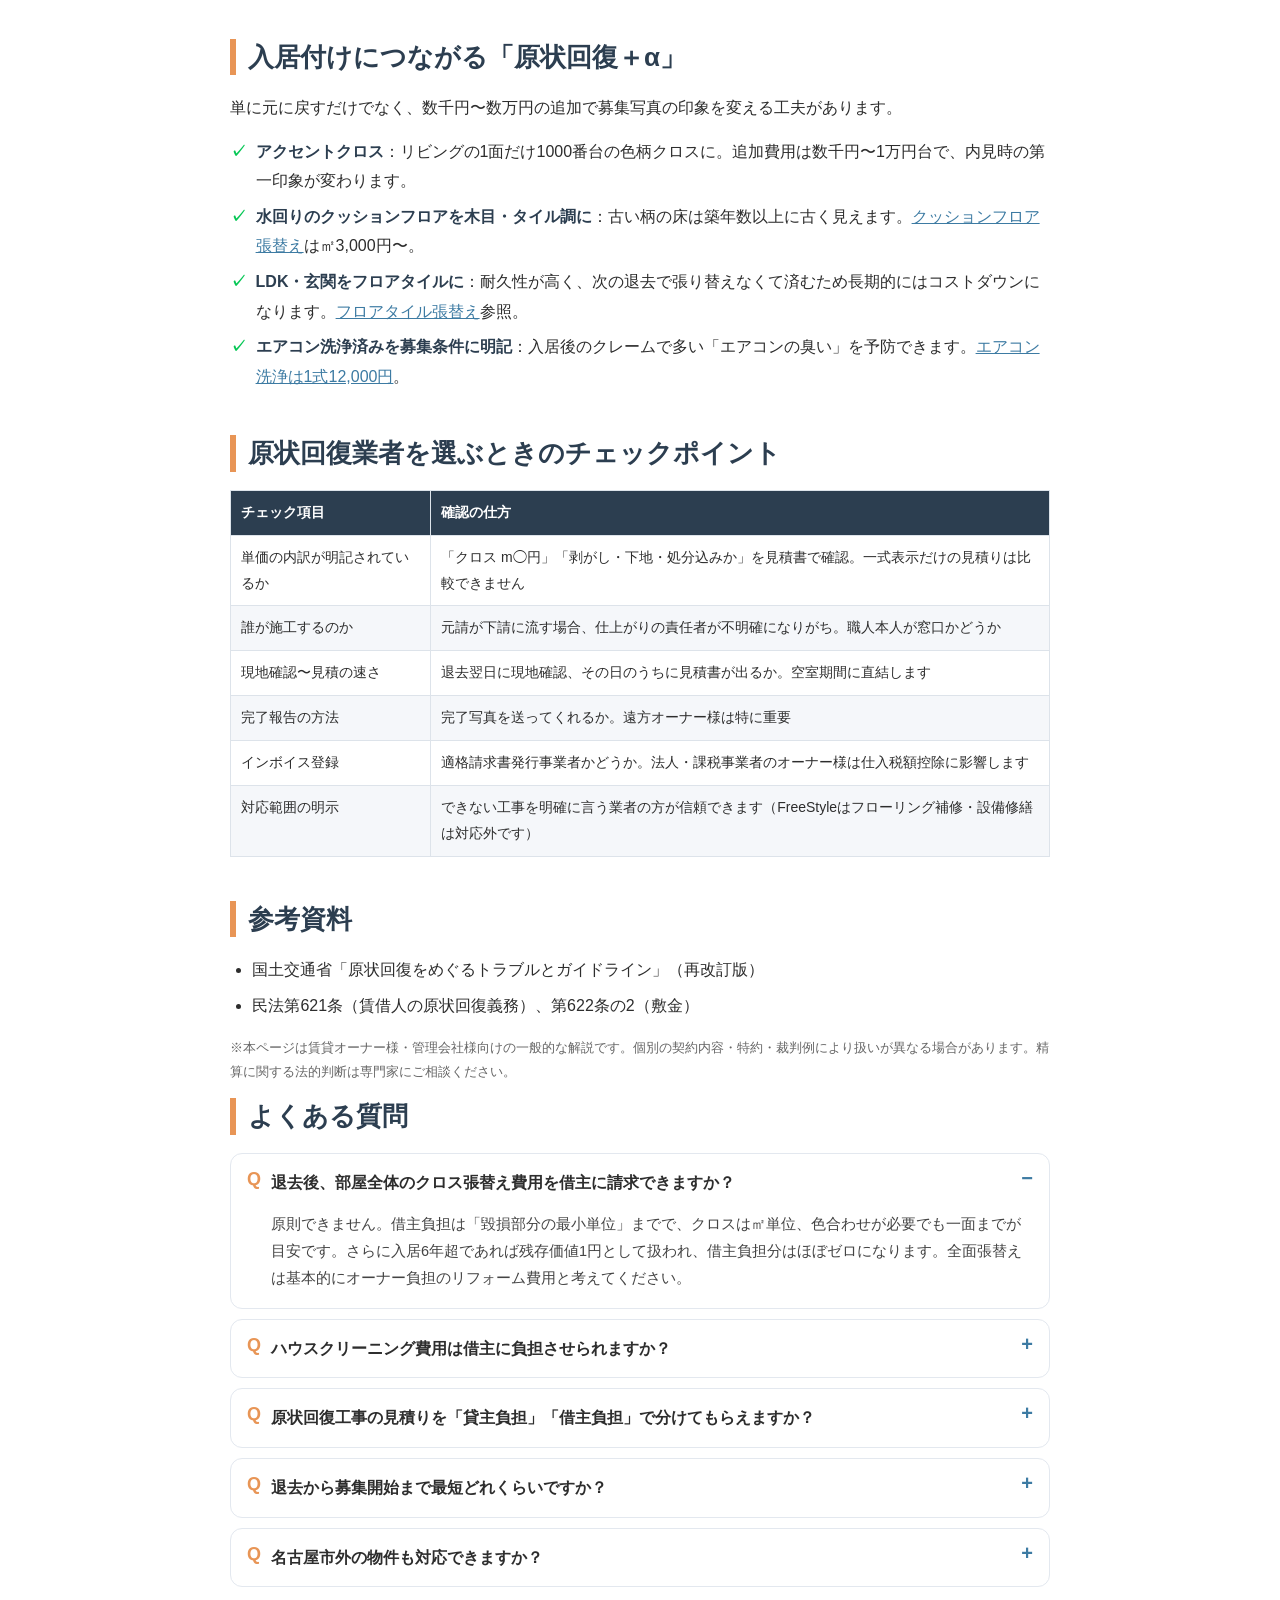
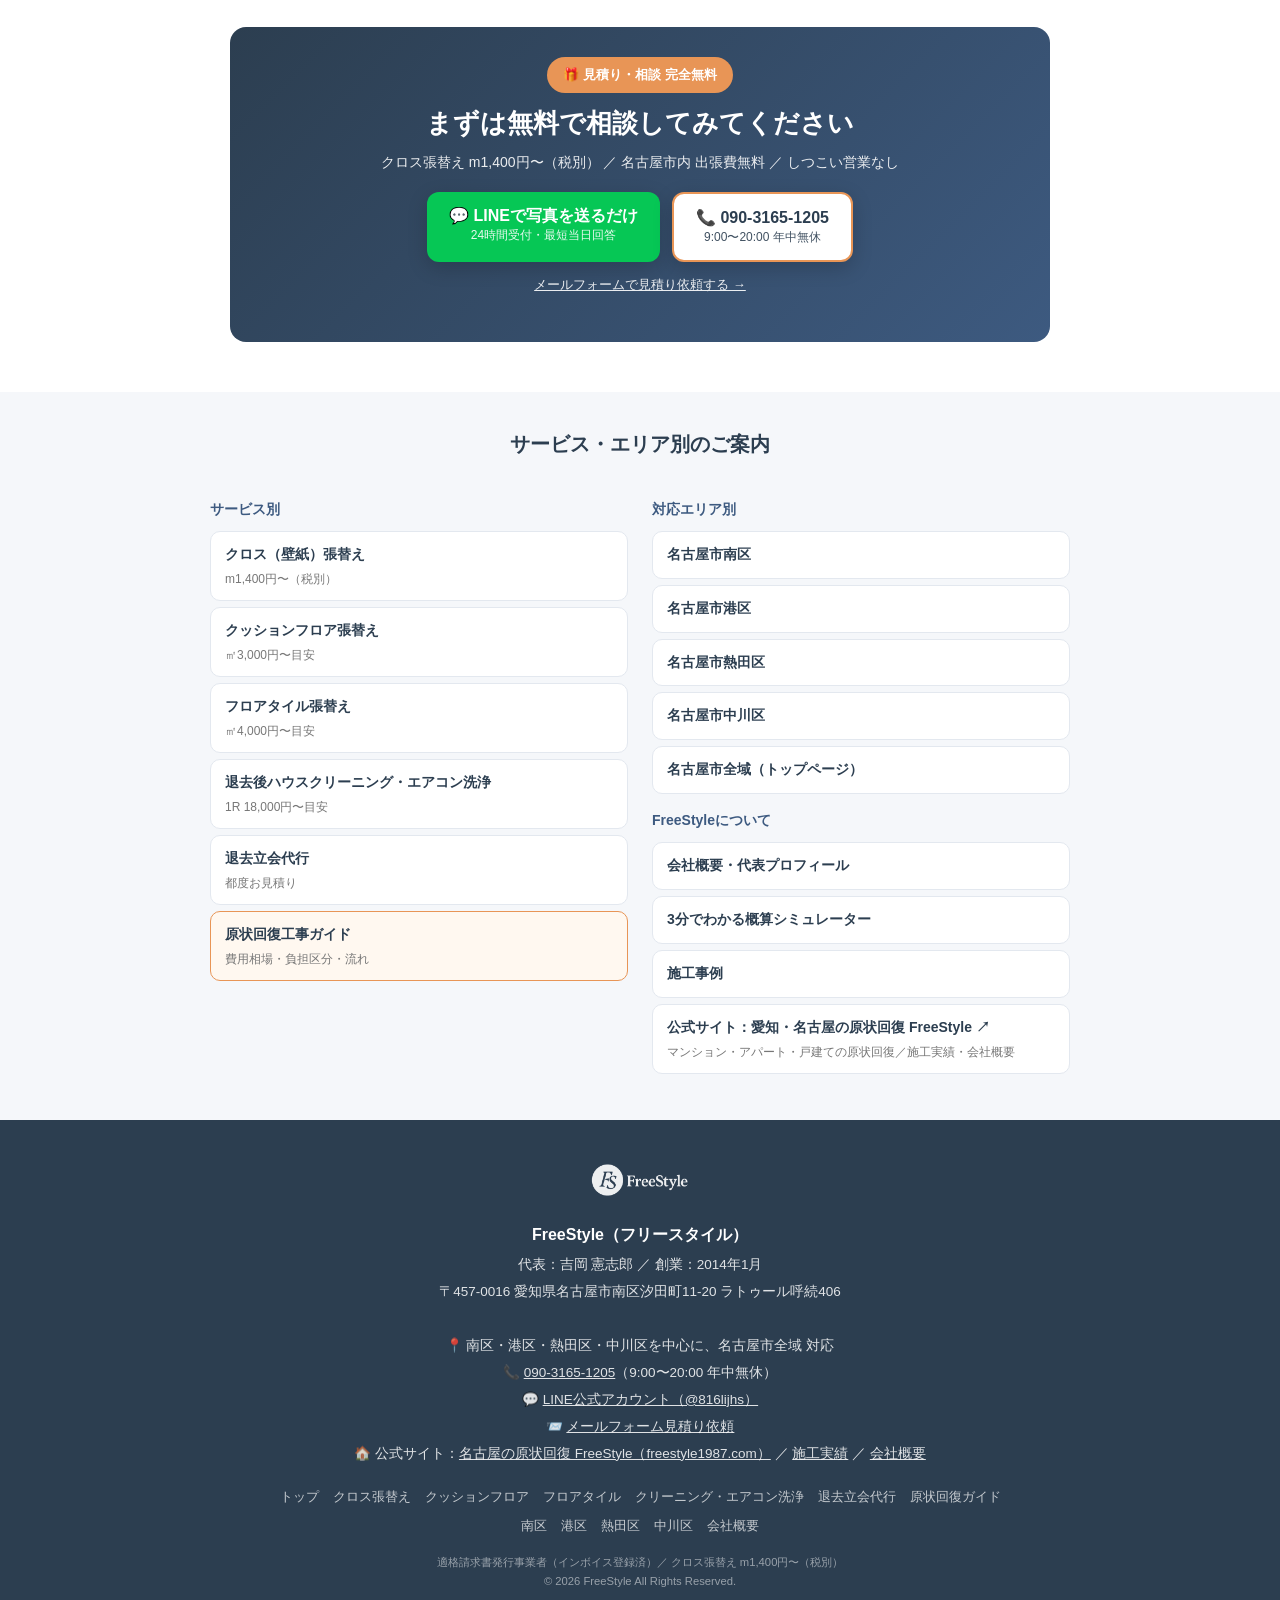
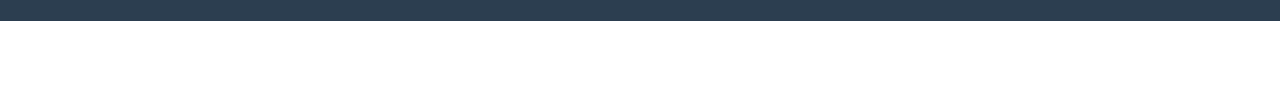
<file: genjo-kaifuku/index.html>
<!DOCTYPE html>
<html lang="ja">
<head>
<meta charset="UTF-8">
<meta name="viewport" content="width=device-width, initial-scale=1.0">
<meta name="theme-color" content="#2c3e50">
<!-- Google tag (gtag.js) -->
<script async src="https://www.googletagmanager.com/gtag/js?id=G-MNE5F1QSGY"></script>
<script>
  window.dataLayer = window.dataLayer || [];
  function gtag(){dataLayer.push(arguments);}
  gtag('js', new Date());
  gtag('config', 'G-MNE5F1QSGY');
</script>

<title>名古屋の賃貸オーナー向け 原状回復工事ガイド｜費用相場・負担区分・耐用年数｜FreeStyle</title>
<meta name="description" content="名古屋市の賃貸オーナー・管理会社向けに原状回復工事を職人が解説。貸主負担と借主負担の区分、クロス・クッションフロアの耐用年数6年、間取り別の費用相場（1R 約88,000円〜）、空室期間を最短3日にする段取り、業者選びのチェックポイントまで。">
<meta name="author" content="FreeStyle 吉岡憲志郎">
<meta name="robots" content="index,follow,max-image-preview:large">
<link rel="canonical" href="https://freestyle-nagoya.netlify.app/genjo-kaifuku/">

<meta property="og:type" content="article">
<meta property="og:locale" content="ja_JP">
<meta property="og:title" content="名古屋の賃貸オーナー向け 原状回復工事ガイド｜費用相場・負担区分・耐用年数｜FreeStyle">
<meta property="og:description" content="名古屋市の賃貸オーナー・管理会社向けに原状回復工事を職人が解説。貸主負担と借主負担の区分、クロス・クッションフロアの耐用年数6年、間取り別の費用相場（1R 約88,000円〜）、空室期間を最短3日にする段取り、業者選びのチェックポイントまで。">
<meta property="og:url" content="https://freestyle-nagoya.netlify.app/genjo-kaifuku/">
<meta property="og:site_name" content="FreeStyle（フリースタイル）">
<meta property="og:image" content="https://freestyle-nagoya.netlify.app/img/og.png">
<meta property="og:image:width" content="1200">
<meta property="og:image:height" content="630">
<meta name="twitter:card" content="summary_large_image">

<link rel="icon" type="image/png" sizes="32x32" href="/img/favicon-32.png">
<link rel="icon" type="image/png" sizes="192x192" href="/img/favicon-192.png">
<link rel="apple-touch-icon" href="/img/apple-touch-icon.png">
<link rel="stylesheet" href="/assets/sub.css">

<script type="application/ld+json">
{
 "@context": "https://schema.org",
 "@type": "BreadcrumbList",
 "itemListElement": [
  {
   "@type": "ListItem",
   "position": 1,
   "name": "ホーム",
   "item": "https://freestyle-nagoya.netlify.app/"
  },
  {
   "@type": "ListItem",
   "position": 2,
   "name": "原状回復工事ガイド",
   "item": "https://freestyle-nagoya.netlify.app/genjo-kaifuku/"
  }
 ]
}
</script>
<script type="application/ld+json">
{
 "@context": "https://schema.org",
 "@type": "Article",
 "headline": "名古屋の賃貸オーナー向け 原状回復工事ガイド｜費用相場・負担区分・耐用年数",
 "description": "貸主負担と借主負担の区分、耐用年数、間取り別の費用相場、空室期間を最短にする段取りを解説。",
 "url": "https://freestyle-nagoya.netlify.app/genjo-kaifuku/",
 "mainEntityOfPage": "https://freestyle-nagoya.netlify.app/genjo-kaifuku/",
 "datePublished": "2026-09-28",
 "dateModified": "2026-09-28",
 "inLanguage": "ja",
 "author": {
  "@type": "Person",
  "name": "吉岡憲志郎",
  "jobTitle": "FreeStyle 代表・内装職人",
  "url": "https://freestyle-nagoya.netlify.app/company/"
 },
 "publisher": {
  "@id": "https://freestyle-nagoya.netlify.app/#business"
 },
 "image": "https://freestyle-nagoya.netlify.app/img/og.png"
}
</script>
<script type="application/ld+json">
{
 "@context": "https://schema.org",
 "@type": "FAQPage",
 "mainEntity": [
  {
   "@type": "Question",
   "name": "退去後、部屋全体のクロス張替え費用を借主に請求できますか？",
   "acceptedAnswer": {
    "@type": "Answer",
    "text": "原則できません。借主負担は「毀損部分の最小単位」までで、クロスは㎡単位、色合わせが必要でも一面までが目安です。さらに入居6年超であれば残存価値1円として扱われ、借主負担分はほぼゼロになります。全面張替えは基本的にオーナー負担のリフォーム費用と考えてください。"
   }
  },
  {
   "@type": "Question",
   "name": "ハウスクリーニング費用は借主に負担させられますか？",
   "acceptedAnswer": {
    "@type": "Answer",
    "text": "ガイドラインでは原則貸主負担です。契約書に「退去時クリーニング費用◯円を借主が負担する」と金額・内容を具体的に明示し、借主が納得して合意した特約がある場合に限り借主負担が認められます。"
   }
  },
  {
   "@type": "Question",
   "name": "原状回復工事の見積りを「貸主負担」「借主負担」で分けてもらえますか？",
   "acceptedAnswer": {
    "@type": "Answer",
    "text": "はい、可能です。現地確認時に損耗の原因を確認し、ガイドラインの考え方に沿って分けた見積書をお出しします。最終的な負担区分の判断はオーナー様・管理会社様にお願いしています。"
   }
  },
  {
   "@type": "Question",
   "name": "退去から募集開始まで最短どれくらいですか？",
   "acceptedAnswer": {
    "@type": "Answer",
    "text": "退去日に立会・実測 → 翌日見積承認 → 翌日着工 → 1R〜1Kなら着工から1〜2日で工事完了・クリーニングという流れで、最短3日程度で募集開始できる状態になります。繁忙期（2〜3月、7〜9月）は枠が埋まりやすいため、退去予定が決まった時点でのご連絡をおすすめします。"
   }
  },
  {
   "@type": "Question",
   "name": "名古屋市外の物件も対応できますか？",
   "acceptedAnswer": {
    "@type": "Answer",
    "text": "南区・港区・熱田区・中川区を中心に名古屋市全域は出張費無料で対応しています。豊明・東海・知多・大府など隣接市も内容次第で対応可能です。"
   }
  }
 ]
}
</script>
</head>
<body>

<header class="site-header">
  <div class="site-header-inner">
    <a href="/" class="brand"><img src="/img/logo-sm.png" alt="FreeStyle（フリースタイル）名古屋の原状回復・クロス張替え" width="347" height="114"></a>
    <a href="https://line.me/R/ti/p/%40816lijhs" class="hdr-line" onclick="gtag('event','line_click',{location:'header'})">💬 LINEで見積り</a>
  </div>
  <nav class="site-nav" aria-label="サイト内ナビゲーション"><div class="site-nav-inner"><a href="/cross/">クロス張替え</a><a href="/cushion-floor/">クッションフロア</a><a href="/floor-tile/">フロアタイル</a><a href="/house-cleaning/">クリーニング</a><a href="/genjo-kaifuku/" class=active>原状回復ガイド</a><a href="/tachiai/">退去立会代行</a><a href="/area/minami/">対応エリア</a><a href="/company/">会社概要</a><a href="https://freestyle1987.com/" target=_blank rel=noopener>公式サイト ↗</a></div></nav>
</header>

<main>
<div class="page-hero">
  <div class="wrap">
    <nav class="breadcrumb" aria-label="パンくずリスト"><ol><li><a href="/">ホーム</a></li><li aria-current="page">原状回復工事ガイド</li></ol></nav>
    <h1>名古屋の賃貸オーナー向け<br>原状回復工事ガイド<br><span style='font-size:.8em'>費用相場・負担区分・耐用年数・空室を最短にする段取り</span></h1>
    <p class="lead">「どこまでオーナー負担？」「相場はいくら？」「退去から何日で募集できる？」。名古屋市で500件以上の原状回復を施工してきた職人が、ガイドラインの考え方と実務をまとめました。</p>
    <div class="hero-tags"><span>国交省ガイドライン準拠</span><span>間取り別の費用相場</span><span>クロス耐用年数6年</span><span>最短3日で募集開始</span></div>
    <div class="hero-cta">
      <a href="https://line.me/R/ti/p/%40816lijhs" class="btn-line" onclick="gtag('event','line_click',{location:'subpage_hero'})">💬 LINEで写真を送るだけ／60秒で見積依頼</a>
      <a href="tel:09031651205" class="btn-tel" onclick="gtag('event','tel_click',{location:'subpage_hero'})">📞 090-3165-1205（9〜20時）</a>
    </div>
    <p class="hero-official">施工実績・会社概要は公式サイト <a href="https://freestyle1987.com/" target="_blank" rel="noopener">愛知・名古屋の原状回復 FreeStyle（freestyle1987.com）</a></p>
  </div>
</div>
<article class="wrap content">

<h2>原状回復とは（2020年民法改正で明文化）</h2>
<p>賃貸における「原状回復」とは、入居者が退去する際に<strong>借主の故意・過失や通常の使用を超える使い方によって生じた損耗を元に戻すこと</strong>です。2020年4月施行の改正民法（第621条）で、<strong>通常損耗と経年劣化は借主の原状回復義務に含まれない</strong>ことが条文として明確になりました。</p>
<p>つまり「退去したら部屋を新品同様に戻す」のではなく、<strong>普通に住んでいて生じた劣化はオーナー負担、借主の不注意で生じた汚損は借主負担</strong>という区分が原則です。この区分の実務基準になっているのが、国土交通省の「原状回復をめぐるトラブルとガイドライン」です。</p>

<h2>貸主負担・借主負担の区分（ガイドラインの考え方）</h2>
<div class="tbl-wrap"><table><thead><tr><th>区分</th><th>具体例</th><th>費用負担</th></tr></thead><tbody><tr><td>通常損耗・経年劣化</td><td>日焼けによるクロスの変色、家具の設置跡（凹み）、テレビ・冷蔵庫裏の電気ヤケ、画鋲・ピンの穴（下地ボードの交換が不要な程度）、フローリングのワックス落ち、設備の寿命による故障</td><td><strong>貸主（オーナー）</strong></td></tr><tr><td>借主の故意・過失／善管注意義務違反</td><td>タバコのヤニ・臭い、結露を放置して拡大したカビ・シミ、ペットによる柱・クロスの傷や臭い、飲み物をこぼして放置したカーペットのシミ、釘穴・ネジ穴（下地ボードの交換が必要な程度）、引越し作業で付けた傷</td><td><strong>借主（入居者）</strong></td></tr><tr><td>専門業者によるハウスクリーニング</td><td>退去後の全体清掃</td><td>原則<strong>貸主</strong>（有効な特約がある場合のみ借主）</td></tr><tr><td>鍵の交換</td><td>紛失・破損によるもの以外</td><td>貸主</td></tr></tbody></table></div>
<div class="point">📌 借主負担とする場合でも、請求できるのは<strong>「毀損部分の最小単位」</strong>までです。クロスなら㎡単位が原則で、色柄を合わせる必要がある場合は「その面（一面）」まで。部屋全体の張替え費用を借主に請求することは、原則としてできません。</div>

<h2>経過年数（耐用年数）と負担割合</h2>
<p>借主負担となる損耗でも、設備や内装には<strong>経過年数による価値の減少</strong>が考慮されます。ガイドラインでは、入居時の価値を100%として耐用年数で直線的に減少し、耐用年数を超えると<strong>残存価値1円</strong>として扱います。</p>
<div class="tbl-wrap"><table><thead><tr><th>内装・設備</th><th>耐用年数の目安</th><th>備考</th></tr></thead><tbody><tr><td>クロス（壁紙）</td><td>6年</td><td>6年超の入居後は借主負担分がほぼゼロ</td></tr><tr><td>クッションフロア</td><td>6年</td><td>同上</td></tr><tr><td>カーペット</td><td>6年</td><td>同上</td></tr><tr><td>畳表・襖紙・障子紙</td><td>考慮なし</td><td>消耗品扱い。借主過失なら経過年数に関係なく借主負担</td></tr><tr><td>フローリング（部分補修）</td><td>考慮なし</td><td>部分補修は経過年数を考慮しない。全面張替えは建物の耐用年数で考慮</td></tr><tr><td>エアコン・給湯器など設備</td><td>6年（主要設備）</td><td>減価償却資産の耐用年数に準拠</td></tr></tbody></table></div><p class="tbl-note">※国土交通省「原状回復をめぐるトラブルとガイドライン」（再改訂版）に基づく整理。個別の契約・特約により扱いは変わります。</p>
<p><strong>例：</strong>入居3年で退去、借主のタバコのヤニでクロス一面（10㎡・15,000円相当）の張替えが必要になった場合。クロスの耐用年数6年に対し3年経過なので残存価値は50%。借主に請求できるのは<strong>約7,500円</strong>で、残りの7,500円はオーナー負担になります。</p>

<h2>名古屋市の原状回復工事 費用相場（賃貸・間取り別）</h2>
<p>FreeStyleのオーナー直受け単価（クロス m1,400円、クッションフロア ㎡3,000円、ハウスクリーニング 1R 18,000円〜、いずれも税別）で計算した、<strong>「クロス全面張替え＋ハウスクリーニング」の概算</strong>です。</p>
<div class="tbl-wrap"><table><thead><tr><th>間取り</th><th>クロス全面（概算）</th><th>ハウスクリーニング</th><th>合計の目安（税別）</th></tr></thead><tbody><tr><td>1R</td><td>約70,000円</td><td>18,000円〜</td><td><strong>約88,000円〜</strong></td></tr><tr><td>1K</td><td>約91,000円</td><td>18,000円〜</td><td><strong>約109,000円〜</strong></td></tr><tr><td>1LDK</td><td>約133,000円</td><td>22,000円〜</td><td><strong>約155,000円〜</strong></td></tr><tr><td>2DK</td><td>約161,000円</td><td>26,000円〜</td><td><strong>約187,000円〜</strong></td></tr><tr><td>2LDK</td><td>約196,000円</td><td>26,000円〜</td><td><strong>約222,000円〜</strong></td></tr><tr><td>3LDK</td><td>約273,000円</td><td>31,000円〜</td><td><strong>約304,000円〜</strong></td></tr></tbody></table></div><p class="tbl-note">※クロスの数量は標準的な天井高・建具数での目安。クッションフロア（水回り一式 約18,000〜24,000円）やエアコン洗浄（12,000円/式）を加えた合計は<a href='/#simulator'>3分シミュレーター</a>で確認できます。</p>
<p>管理会社・リフォーム会社経由の場合、同じ工事内容でも中間マージンが乗り<strong>2〜4割高くなる</strong>ことが珍しくありません。オーナー様が職人に直接発注する「直受け」は、そのマージンをなくす最も確実な方法です。<a href="/cross/">クロス張替えの単価の見方</a>もあわせてご覧ください。</p>

<h2>空室期間を最短にする原状回復の段取り</h2>
<p>原状回復で最も大きなコストは、工事費ではなく<strong>空室期間の家賃損失</strong>です。家賃6万円の部屋が1ヶ月空けば6万円、退去から工事完了まで3週間かかれば約4.5万円の損失です。FreeStyleでは以下の段取りで、<strong>退去から最短3日で募集開始できる状態</strong>を目指します。</p>
<ol class="steps">
  <li><strong>退去日が決まった時点でご連絡</strong>：退去前でも、間取り・築年・入居年数・分かっている損耗を伺い、工程を仮押さえします。</li>
  <li><strong>退去日に立会・実測</strong>：<a href="/tachiai/">退去立会代行</a>をご利用いただければ、施工職人が立会と同時に実測し、写真記録と見積書を当日〜翌日にお出しします。</li>
  <li><strong>見積承認 → 翌日着工</strong>：クロス → 床 → クリーニング → エアコン洗浄の順に連続した日程で施工します。</li>
  <li><strong>完了写真をLINEで報告</strong>：立会不要。完了写真は募集用の室内写真にも使えます。</li>
  <li><strong>敷金精算</strong>：見積書を「貸主負担分」「借主負担分」に分けて作成できるため、借主様への説明資料としてそのまま使えます。</li>
</ol>

<h2>入居付けにつながる「原状回復＋α」</h2>
<p>単に元に戻すだけでなく、数千円〜数万円の追加で募集写真の印象を変える工夫があります。</p>
<ul class="check-list">
  <li><strong>アクセントクロス</strong>：リビングの1面だけ1000番台の色柄クロスに。追加費用は数千円〜1万円台で、内見時の第一印象が変わります。</li>
  <li><strong>水回りのクッションフロアを木目・タイル調に</strong>：古い柄の床は築年数以上に古く見えます。<a href="/cushion-floor/">クッションフロア張替え</a>は㎡3,000円〜。</li>
  <li><strong>LDK・玄関をフロアタイルに</strong>：耐久性が高く、次の退去で張り替えなくて済むため長期的にはコストダウンになります。<a href="/floor-tile/">フロアタイル張替え</a>参照。</li>
  <li><strong>エアコン洗浄済みを募集条件に明記</strong>：入居後のクレームで多い「エアコンの臭い」を予防できます。<a href="/house-cleaning/">エアコン洗浄は1式12,000円</a>。</li>
</ul>

<h2>原状回復業者を選ぶときのチェックポイント</h2>
<div class="tbl-wrap"><table><thead><tr><th>チェック項目</th><th>確認の仕方</th></tr></thead><tbody><tr><td>単価の内訳が明記されているか</td><td>「クロス m◯円」「剥がし・下地・処分込みか」を見積書で確認。一式表示だけの見積りは比較できません</td></tr><tr><td>誰が施工するのか</td><td>元請が下請に流す場合、仕上がりの責任者が不明確になりがち。職人本人が窓口かどうか</td></tr><tr><td>現地確認〜見積の速さ</td><td>退去翌日に現地確認、その日のうちに見積書が出るか。空室期間に直結します</td></tr><tr><td>完了報告の方法</td><td>完了写真を送ってくれるか。遠方オーナー様は特に重要</td></tr><tr><td>インボイス登録</td><td>適格請求書発行事業者かどうか。法人・課税事業者のオーナー様は仕入税額控除に影響します</td></tr><tr><td>対応範囲の明示</td><td>できない工事を明確に言う業者の方が信頼できます（FreeStyleはフローリング補修・設備修繕は対応外です）</td></tr></tbody></table></div>

<h2>参考資料</h2>
<ul>
  <li>国土交通省「原状回復をめぐるトラブルとガイドライン」（再改訂版）</li>
  <li>民法第621条（賃借人の原状回復義務）、第622条の2（敷金）</li>
</ul>
<p class="note">※本ページは賃貸オーナー様・管理会社様向けの一般的な解説です。個別の契約内容・特約・裁判例により扱いが異なる場合があります。精算に関する法的判断は専門家にご相談ください。</p>


<section class="sec">
  <h2>よくある質問</h2>
  <div class="faq-list">
    <div class="faq-item open">
      <div class="faq-q">退去後、部屋全体のクロス張替え費用を借主に請求できますか？</div>
      <div class="faq-a">原則できません。借主負担は「毀損部分の最小単位」までで、クロスは㎡単位、色合わせが必要でも一面までが目安です。さらに入居6年超であれば残存価値1円として扱われ、借主負担分はほぼゼロになります。全面張替えは基本的にオーナー負担のリフォーム費用と考えてください。</div>
    </div>
    <div class="faq-item">
      <div class="faq-q">ハウスクリーニング費用は借主に負担させられますか？</div>
      <div class="faq-a">ガイドラインでは原則貸主負担です。契約書に「退去時クリーニング費用◯円を借主が負担する」と金額・内容を具体的に明示し、借主が納得して合意した特約がある場合に限り借主負担が認められます。</div>
    </div>
    <div class="faq-item">
      <div class="faq-q">原状回復工事の見積りを「貸主負担」「借主負担」で分けてもらえますか？</div>
      <div class="faq-a">はい、可能です。現地確認時に損耗の原因を確認し、ガイドラインの考え方に沿って分けた見積書をお出しします。最終的な負担区分の判断はオーナー様・管理会社様にお願いしています。</div>
    </div>
    <div class="faq-item">
      <div class="faq-q">退去から募集開始まで最短どれくらいですか？</div>
      <div class="faq-a">退去日に立会・実測 → 翌日見積承認 → 翌日着工 → 1R〜1Kなら着工から1〜2日で工事完了・クリーニングという流れで、最短3日程度で募集開始できる状態になります。繁忙期（2〜3月、7〜9月）は枠が埋まりやすいため、退去予定が決まった時点でのご連絡をおすすめします。</div>
    </div>
    <div class="faq-item">
      <div class="faq-q">名古屋市外の物件も対応できますか？</div>
      <div class="faq-a">南区・港区・熱田区・中川区を中心に名古屋市全域は出張費無料で対応しています。豊明・東海・知多・大府など隣接市も内容次第で対応可能です。</div>
    </div>
  </div>
</section>


<div class="cta-box">
  <div class="cta-badge">🎁 見積り・相談 完全無料</div>
  <h2>まずは無料で相談してみてください</h2>
  <p>クロス張替え m1,400円〜（税別） ／ 名古屋市内 出張費無料 ／ しつこい営業なし</p>
  <div class="cta-buttons">
    <a href="https://line.me/R/ti/p/%40816lijhs" class="btn-line" onclick="gtag('event','line_click',{location:'subpage_bottom'})">💬 LINEで写真を送るだけ<span>24時間受付・最短当日回答</span></a>
    <a href="tel:09031651205" class="btn-tel" onclick="gtag('event','tel_click',{location:'subpage_bottom'})">📞 090-3165-1205<span>9:00〜20:00 年中無休</span></a>
  </div>
  <p class="cta-form-link"><a href="/#contact-form">メールフォームで見積り依頼する →</a></p>
</div>

</article>

<section class="sec related">
  <h2>サービス・エリア別のご案内</h2>
  <div class="related-cols">
    <div>
      <h3>サービス別</h3>
      <ul class="link-list"><li><a href="/cross/">クロス（壁紙）張替え<small>m1,400円〜（税別）</small></a></li><li><a href="/cushion-floor/">クッションフロア張替え<small>㎡3,000円〜目安</small></a></li><li><a href="/floor-tile/">フロアタイル張替え<small>㎡4,000円〜目安</small></a></li><li><a href="/house-cleaning/">退去後ハウスクリーニング・エアコン洗浄<small>1R 18,000円〜目安</small></a></li><li><a href="/tachiai/">退去立会代行<small>都度お見積り</small></a></li>
        <li><a href="/genjo-kaifuku/" class=current>原状回復工事ガイド<small>費用相場・負担区分・流れ</small></a></li>
      </ul>
    </div>
    <div>
      <h3>対応エリア別</h3>
      <ul class="link-list"><li><a href="/area/minami/">名古屋市南区</a></li><li><a href="/area/minato/">名古屋市港区</a></li><li><a href="/area/atsuta/">名古屋市熱田区</a></li><li><a href="/area/nakagawa/">名古屋市中川区</a></li>
        <li><a href="/">名古屋市全域（トップページ）</a></li>
      </ul>
      <h3>FreeStyleについて</h3>
      <ul class="link-list">
        <li><a href="/company/">会社概要・代表プロフィール</a></li>
        <li><a href="/#simulator">3分でわかる概算シミュレーター</a></li>
        <li><a href="/#works">施工事例</a></li>
        <li><a href="https://freestyle1987.com/" target="_blank" rel="noopener">公式サイト：愛知・名古屋の原状回復 FreeStyle ↗<small>マンション・アパート・戸建ての原状回復／施工実績・会社概要</small></a></li>
      </ul>
    </div>
  </div>
</section>

</main>

<footer>
  <a href="/"><img src="/img/logo-sm.png" alt="FreeStyle" class="footer-logo" width="347" height="114"></a><br>
  <strong>FreeStyle（フリースタイル）</strong><br>
  代表：吉岡 憲志郎 ／ 創業：2014年1月<br>
  〒457-0016 愛知県名古屋市南区汐田町11-20 ラトゥール呼続406<br><br>
  📍 南区・港区・熱田区・中川区を中心に、名古屋市全域 対応<br>
  📞 <a href="tel:09031651205">090-3165-1205</a>（9:00〜20:00 年中無休）<br>
  💬 <a href="https://line.me/R/ti/p/%40816lijhs">LINE公式アカウント（@816lijhs）</a><br>
  📨 <a href="/#contact-form">メールフォーム見積り依頼</a><br>
  🏠 公式サイト：<a href="https://freestyle1987.com/" target="_blank" rel="noopener">名古屋の原状回復 FreeStyle（freestyle1987.com）</a> ／ <a href="https://freestyle1987.com/works/" target="_blank" rel="noopener">施工実績</a> ／ <a href="https://freestyle1987.com/company/" target="_blank" rel="noopener">会社概要</a><br>
  <nav class="footer-nav" aria-label="フッターナビゲーション">
    <a href="/">トップ</a>
    <a href="/cross/">クロス張替え</a>
    <a href="/cushion-floor/">クッションフロア</a>
    <a href="/floor-tile/">フロアタイル</a>
    <a href="/house-cleaning/">クリーニング・エアコン洗浄</a>
    <a href="/tachiai/">退去立会代行</a>
    <a href="/genjo-kaifuku/">原状回復ガイド</a>
    <a href="/area/minami/">南区</a>
    <a href="/area/minato/">港区</a>
    <a href="/area/atsuta/">熱田区</a>
    <a href="/area/nakagawa/">中川区</a>
    <a href="/company/">会社概要</a>
  </nav>
  <small>適格請求書発行事業者（インボイス登録済）／ クロス張替え m1,400円〜（税別）<br>© 2026 FreeStyle All Rights Reserved.</small>
</footer>

<div class="sticky-cta">
  <a href="https://line.me/R/ti/p/%40816lijhs" class="sticky-line" onclick="gtag('event','line_click',{location:'sticky_bar'})">💬 LINEで相談<span>24時間OK</span></a>
  <a href="tel:09031651205" class="sticky-tel" onclick="gtag('event','tel_click',{location:'sticky_bar'})">📞 電話で依頼<span>090-3165-1205</span></a>
</div>

<script>
(function() {
  document.querySelectorAll('.faq-item').forEach(function(item) {
    var q = item.querySelector('.faq-q');
    if (!q) return;
    q.setAttribute('role', 'button');
    q.setAttribute('tabindex', '0');
    q.setAttribute('aria-expanded', item.classList.contains('open') ? 'true' : 'false');
    function toggle() {
      var open = item.classList.toggle('open');
      q.setAttribute('aria-expanded', open ? 'true' : 'false');
    }
    q.addEventListener('click', toggle);
    q.addEventListener('keydown', function(e) {
      if (e.key === 'Enter' || e.key === ' ') { e.preventDefault(); toggle(); }
    });
  });
})();
</script>

</body>
</html>
</file>
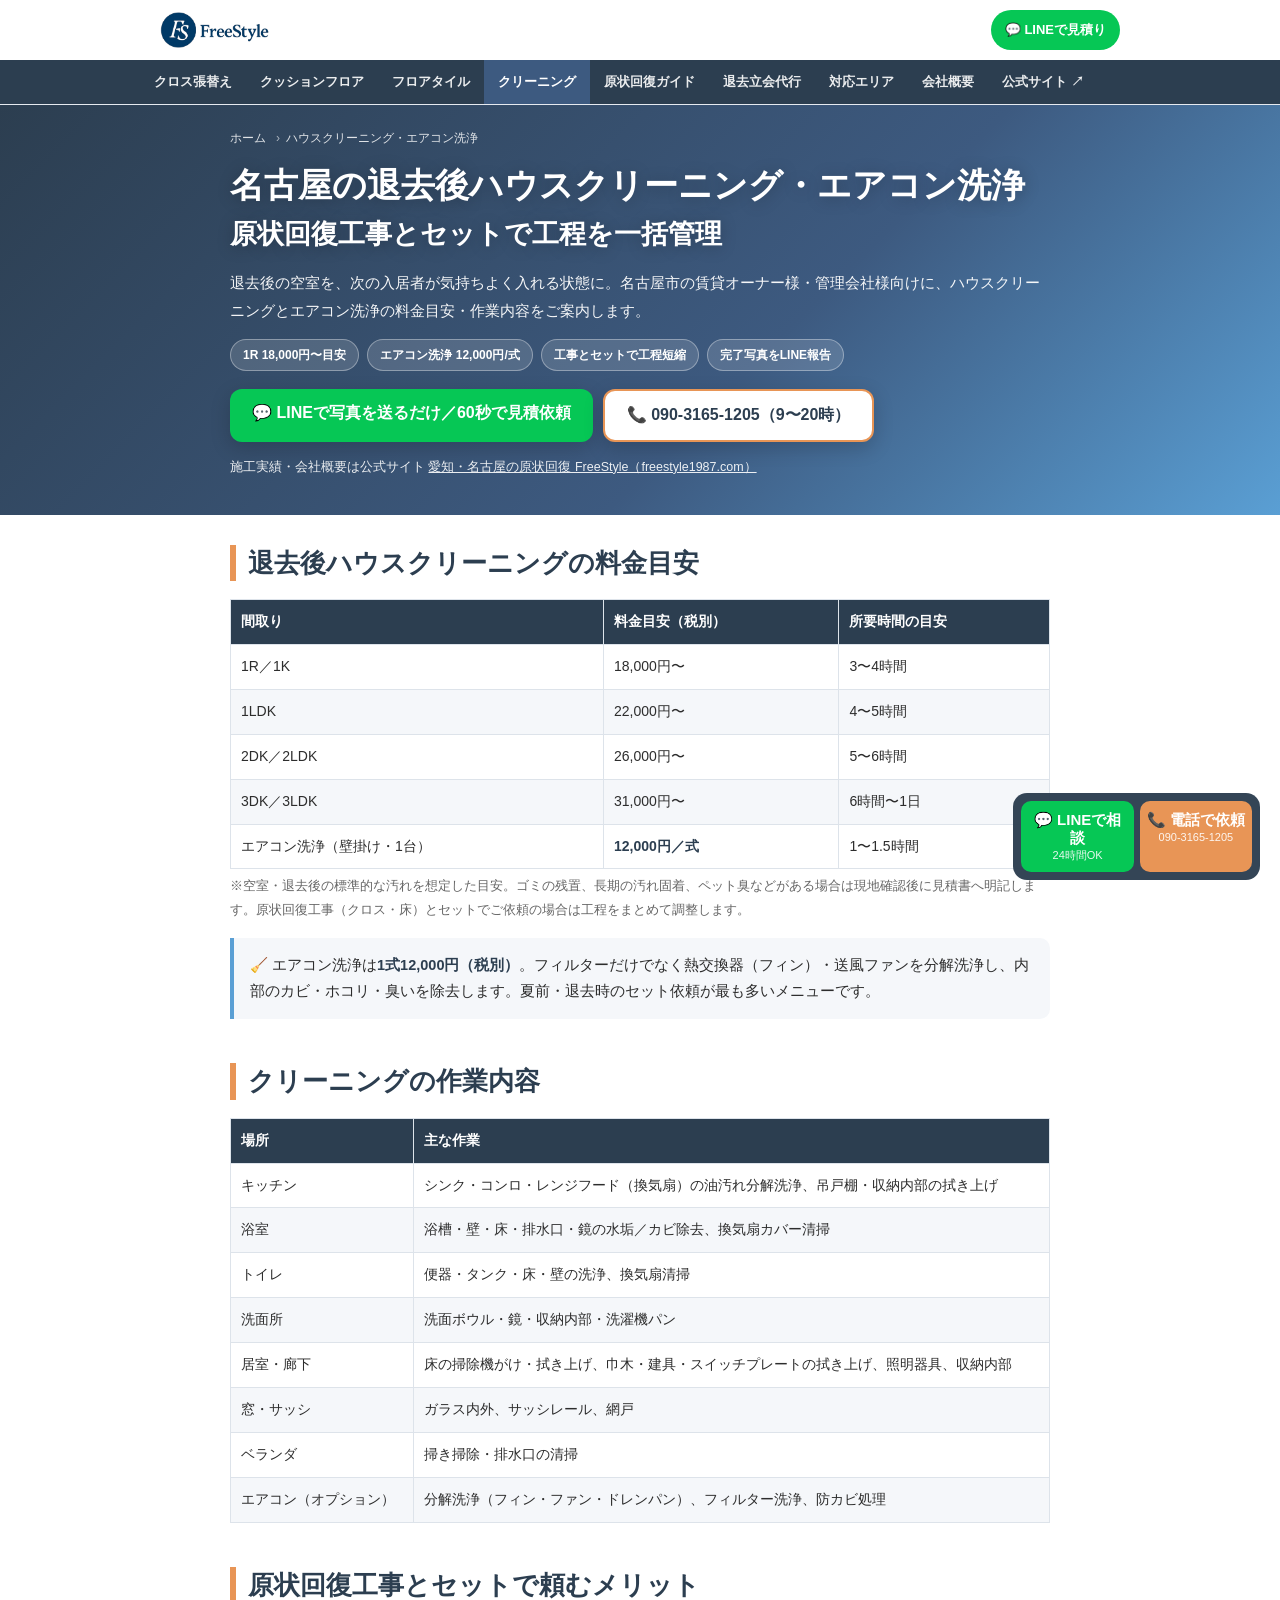
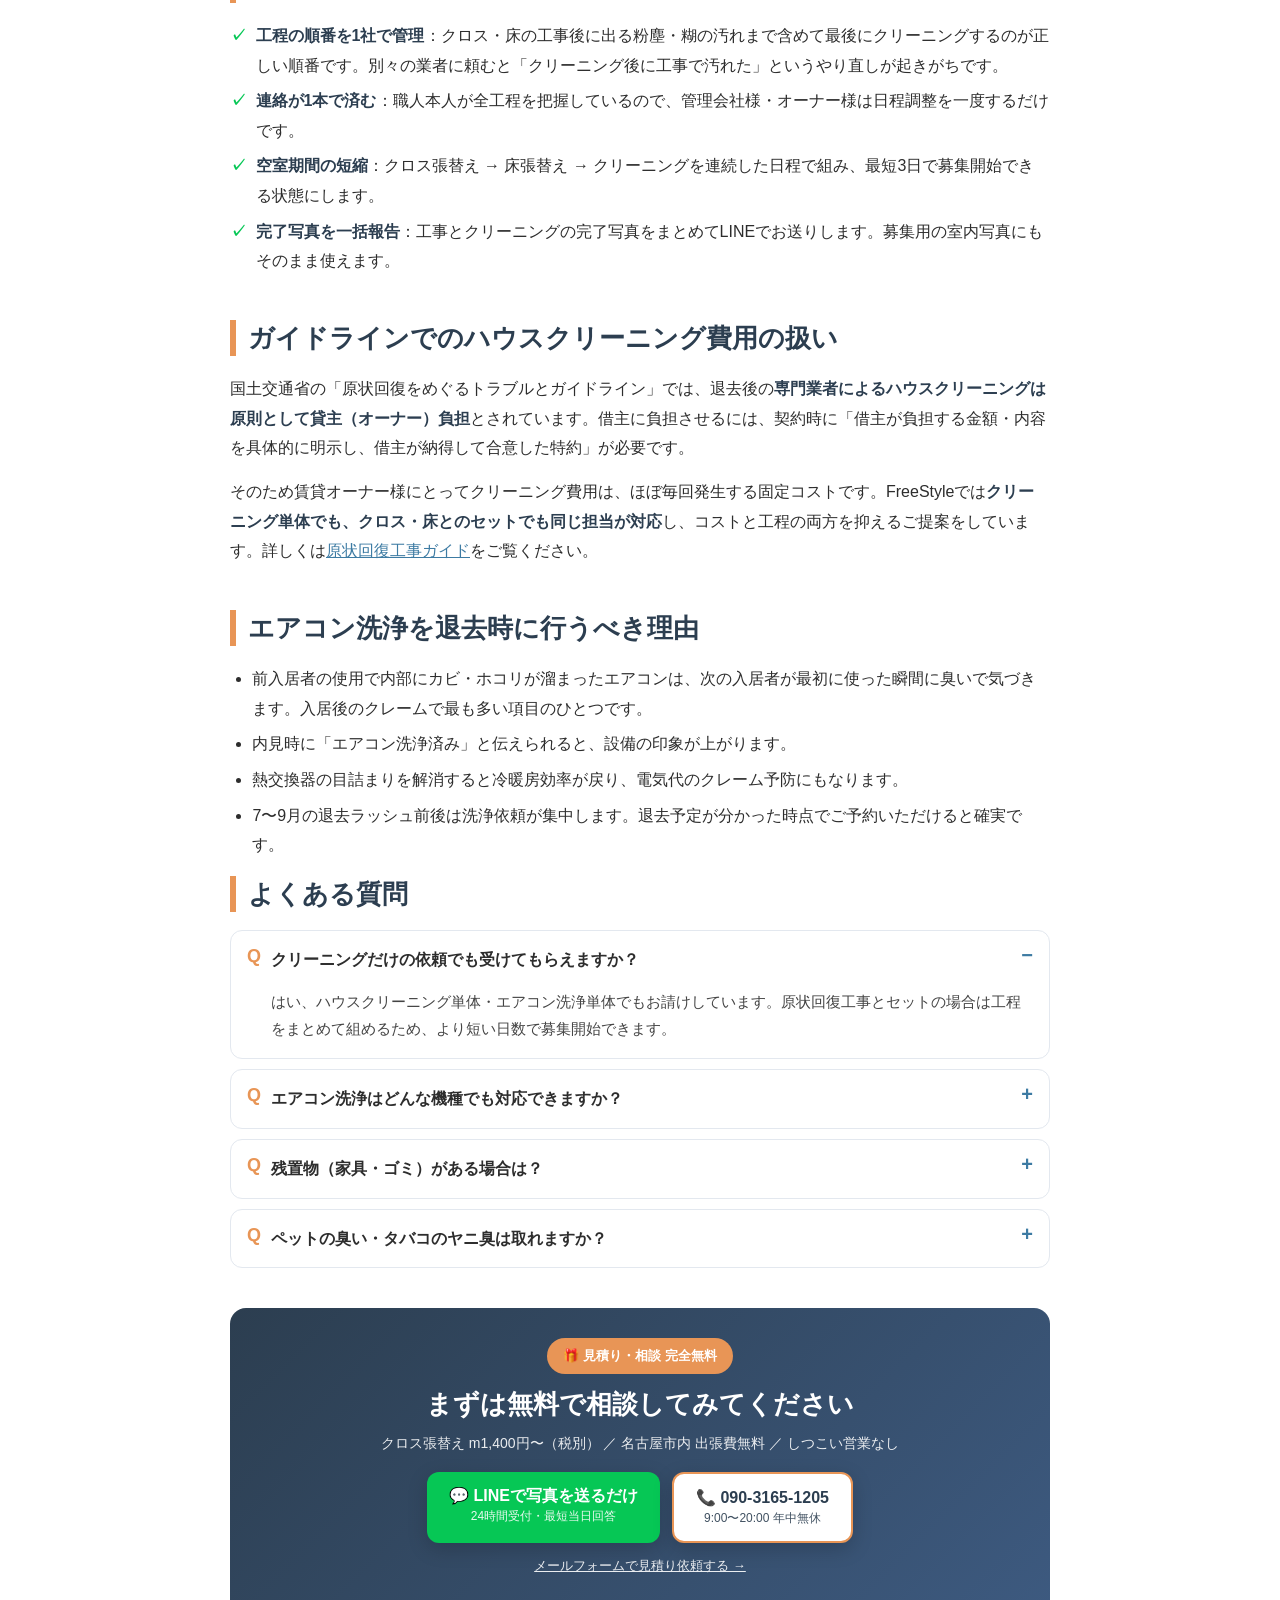
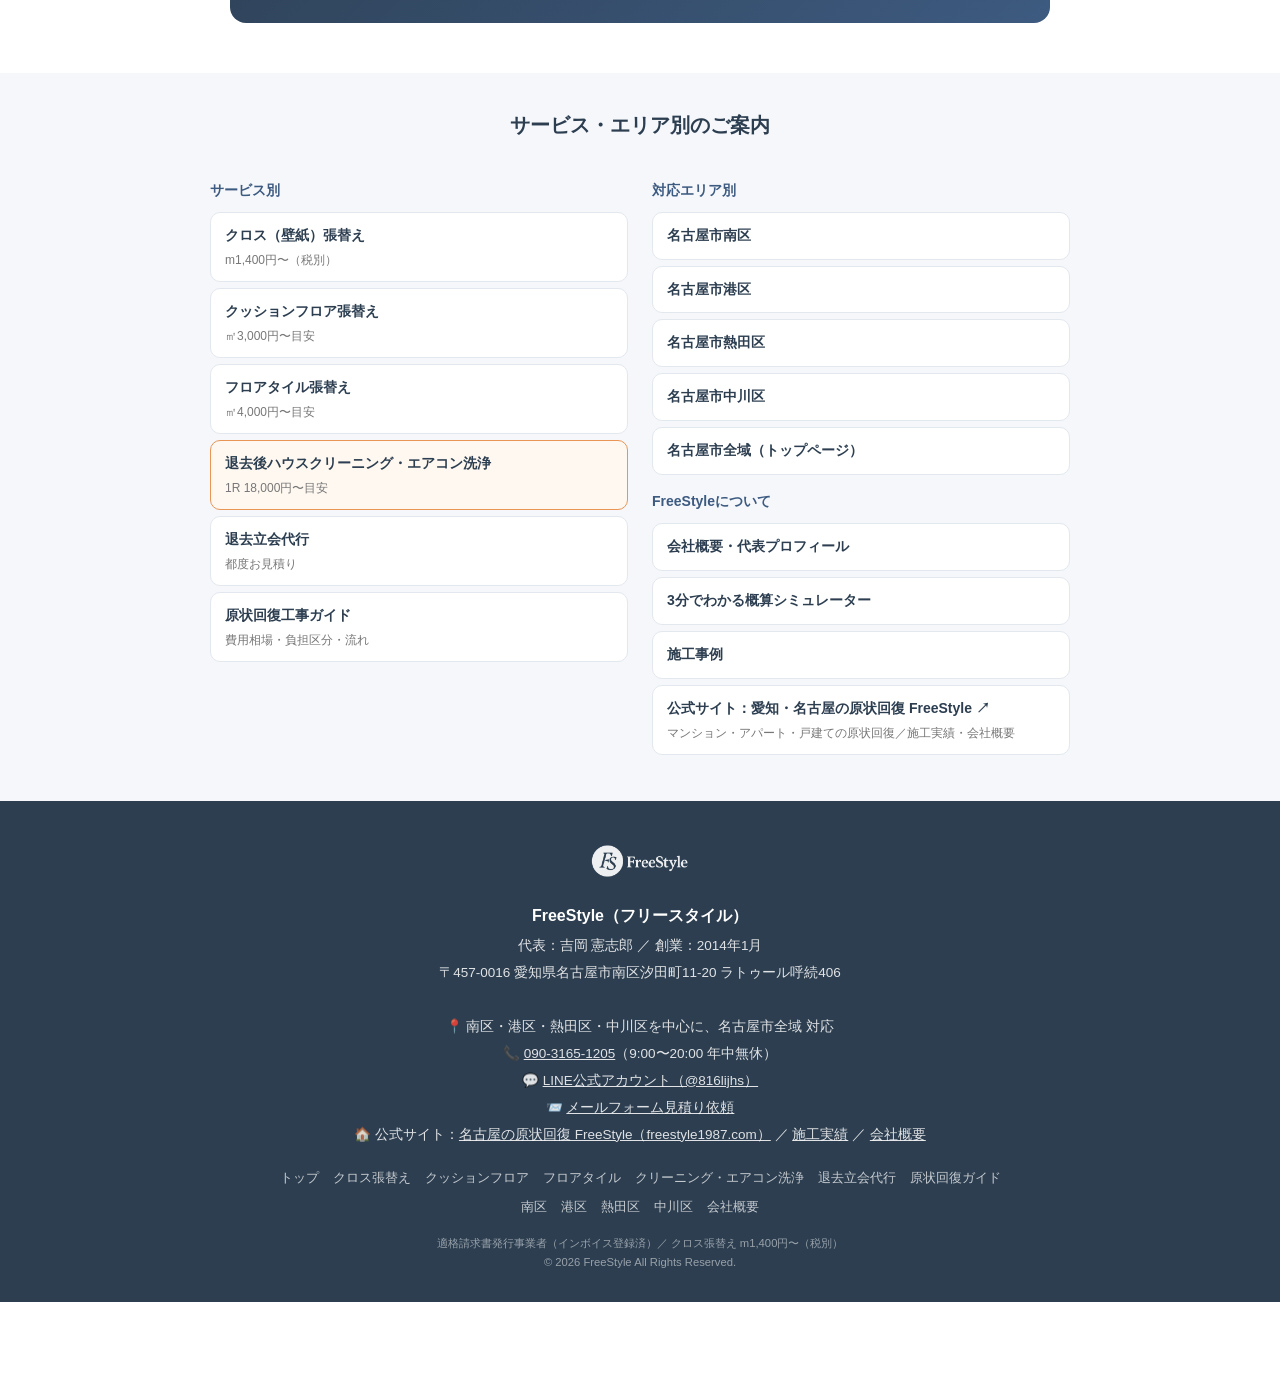
<file: house-cleaning/index.html>
<!DOCTYPE html>
<html lang="ja">
<head>
<meta charset="UTF-8">
<meta name="viewport" content="width=device-width, initial-scale=1.0">
<meta name="theme-color" content="#2c3e50">
<!-- Google tag (gtag.js) -->
<script async src="https://www.googletagmanager.com/gtag/js?id=G-MNE5F1QSGY"></script>
<script>
  window.dataLayer = window.dataLayer || [];
  function gtag(){dataLayer.push(arguments);}
  gtag('js', new Date());
  gtag('config', 'G-MNE5F1QSGY');
</script>

<title>名古屋の退去後ハウスクリーニング・エアコン洗浄｜原状回復とセット FreeStyle</title>
<meta name="description" content="名古屋市の退去後ハウスクリーニング（1R 18,000円〜目安・税別）とエアコン洗浄（1式12,000円・税別）。クロス・床の原状回復工事とセットで工程を一括管理し、最短3日で募集開始できる状態に。作業内容・料金目安・ガイドラインでの費用負担をまとめて解説。">
<meta name="author" content="FreeStyle 吉岡憲志郎">
<meta name="robots" content="index,follow,max-image-preview:large">
<link rel="canonical" href="https://freestyle-nagoya.netlify.app/house-cleaning/">

<meta property="og:type" content="article">
<meta property="og:locale" content="ja_JP">
<meta property="og:title" content="名古屋の退去後ハウスクリーニング・エアコン洗浄｜原状回復とセット FreeStyle">
<meta property="og:description" content="名古屋市の退去後ハウスクリーニング（1R 18,000円〜目安・税別）とエアコン洗浄（1式12,000円・税別）。クロス・床の原状回復工事とセットで工程を一括管理し、最短3日で募集開始できる状態に。作業内容・料金目安・ガイドラインでの費用負担をまとめて解説。">
<meta property="og:url" content="https://freestyle-nagoya.netlify.app/house-cleaning/">
<meta property="og:site_name" content="FreeStyle（フリースタイル）">
<meta property="og:image" content="https://freestyle-nagoya.netlify.app/img/og.png">
<meta property="og:image:width" content="1200">
<meta property="og:image:height" content="630">
<meta name="twitter:card" content="summary_large_image">

<link rel="icon" type="image/png" sizes="32x32" href="/img/favicon-32.png">
<link rel="icon" type="image/png" sizes="192x192" href="/img/favicon-192.png">
<link rel="apple-touch-icon" href="/img/apple-touch-icon.png">
<link rel="stylesheet" href="/assets/sub.css">

<script type="application/ld+json">
{
 "@context": "https://schema.org",
 "@type": "BreadcrumbList",
 "itemListElement": [
  {
   "@type": "ListItem",
   "position": 1,
   "name": "ホーム",
   "item": "https://freestyle-nagoya.netlify.app/"
  },
  {
   "@type": "ListItem",
   "position": 2,
   "name": "ハウスクリーニング・エアコン洗浄",
   "item": "https://freestyle-nagoya.netlify.app/house-cleaning/"
  }
 ]
}
</script>
<script type="application/ld+json">
{
 "@context": "https://schema.org",
 "@type": "Service",
 "@id": "https://freestyle-nagoya.netlify.app/house-cleaning/#service",
 "name": "退去後ハウスクリーニング・エアコン洗浄",
 "serviceType": "退去後ハウスクリーニング・エアコン洗浄",
 "description": "名古屋市の退去後ハウスクリーニング（1R 18,000円〜目安）とエアコン洗浄（1式12,000円・税別）。原状回復工事とセット対応。",
 "url": "https://freestyle-nagoya.netlify.app/house-cleaning/",
 "provider": {
  "@id": "https://freestyle-nagoya.netlify.app/#business"
 },
 "areaServed": {
  "@type": "City",
  "name": "名古屋市"
 },
 "availableChannel": {
  "@type": "ServiceChannel",
  "serviceUrl": "https://freestyle-nagoya.netlify.app/house-cleaning/",
  "servicePhone": {
   "@type": "ContactPoint",
   "telephone": "+81-90-3165-1205",
   "contactType": "customer service",
   "availableLanguage": "ja"
  }
 },
 "offers": {
  "@type": "Offer",
  "price": "12000",
  "priceCurrency": "JPY",
  "url": "https://freestyle-nagoya.netlify.app/house-cleaning/"
 }
}
</script>
<script type="application/ld+json">
{
 "@context": "https://schema.org",
 "@type": "FAQPage",
 "mainEntity": [
  {
   "@type": "Question",
   "name": "クリーニングだけの依頼でも受けてもらえますか？",
   "acceptedAnswer": {
    "@type": "Answer",
    "text": "はい、ハウスクリーニング単体・エアコン洗浄単体でもお請けしています。原状回復工事とセットの場合は工程をまとめて組めるため、より短い日数で募集開始できます。"
   }
  },
  {
   "@type": "Question",
   "name": "エアコン洗浄はどんな機種でも対応できますか？",
   "acceptedAnswer": {
    "@type": "Answer",
    "text": "一般的な壁掛けタイプに対応しています。お掃除機能付きエアコンは分解工程が増えるため、事前に機種（型番）をお知らせください。天井埋込タイプはご相談ください。"
   }
  },
  {
   "@type": "Question",
   "name": "残置物（家具・ゴミ）がある場合は？",
   "acceptedAnswer": {
    "@type": "Answer",
    "text": "少量であれば処分費を見積書に明記のうえ対応します。大量の残置物は処分業者のご紹介も可能です。まずは写真をLINEでお送りください。"
   }
  },
  {
   "@type": "Question",
   "name": "ペットの臭い・タバコのヤニ臭は取れますか？",
   "acceptedAnswer": {
    "@type": "Answer",
    "text": "クリーニングと消臭作業で軽減できますが、クロスに染み込んだヤニ・臭いはクロス張替えが必要になるケースが多いです。現地確認のうえ、クリーニングで済む範囲と張替えが必要な範囲を分けてご提案します。"
   }
  }
 ]
}
</script>
</head>
<body>

<header class="site-header">
  <div class="site-header-inner">
    <a href="/" class="brand"><img src="/img/logo-sm.png" alt="FreeStyle（フリースタイル）名古屋の原状回復・クロス張替え" width="347" height="114"></a>
    <a href="https://line.me/R/ti/p/%40816lijhs" class="hdr-line" onclick="gtag('event','line_click',{location:'header'})">💬 LINEで見積り</a>
  </div>
  <nav class="site-nav" aria-label="サイト内ナビゲーション"><div class="site-nav-inner"><a href="/cross/">クロス張替え</a><a href="/cushion-floor/">クッションフロア</a><a href="/floor-tile/">フロアタイル</a><a href="/house-cleaning/" class=active>クリーニング</a><a href="/genjo-kaifuku/">原状回復ガイド</a><a href="/tachiai/">退去立会代行</a><a href="/area/minami/">対応エリア</a><a href="/company/">会社概要</a><a href="https://freestyle1987.com/" target=_blank rel=noopener>公式サイト ↗</a></div></nav>
</header>

<main>
<div class="page-hero">
  <div class="wrap">
    <nav class="breadcrumb" aria-label="パンくずリスト"><ol><li><a href="/">ホーム</a></li><li aria-current="page">ハウスクリーニング・エアコン洗浄</li></ol></nav>
    <h1>名古屋の退去後ハウスクリーニング・エアコン洗浄<br><span style='font-size:.8em'>原状回復工事とセットで工程を一括管理</span></h1>
    <p class="lead">退去後の空室を、次の入居者が気持ちよく入れる状態に。名古屋市の賃貸オーナー様・管理会社様向けに、ハウスクリーニングとエアコン洗浄の料金目安・作業内容をご案内します。</p>
    <div class="hero-tags"><span>1R 18,000円〜目安</span><span>エアコン洗浄 12,000円/式</span><span>工事とセットで工程短縮</span><span>完了写真をLINE報告</span></div>
    <div class="hero-cta">
      <a href="https://line.me/R/ti/p/%40816lijhs" class="btn-line" onclick="gtag('event','line_click',{location:'subpage_hero'})">💬 LINEで写真を送るだけ／60秒で見積依頼</a>
      <a href="tel:09031651205" class="btn-tel" onclick="gtag('event','tel_click',{location:'subpage_hero'})">📞 090-3165-1205（9〜20時）</a>
    </div>
    <p class="hero-official">施工実績・会社概要は公式サイト <a href="https://freestyle1987.com/" target="_blank" rel="noopener">愛知・名古屋の原状回復 FreeStyle（freestyle1987.com）</a></p>
  </div>
</div>
<article class="wrap content">

<h2>退去後ハウスクリーニングの料金目安</h2>
<div class="tbl-wrap"><table><thead><tr><th>間取り</th><th>料金目安（税別）</th><th>所要時間の目安</th></tr></thead><tbody><tr><td>1R／1K</td><td>18,000円〜</td><td>3〜4時間</td></tr><tr><td>1LDK</td><td>22,000円〜</td><td>4〜5時間</td></tr><tr><td>2DK／2LDK</td><td>26,000円〜</td><td>5〜6時間</td></tr><tr><td>3DK／3LDK</td><td>31,000円〜</td><td>6時間〜1日</td></tr><tr><td>エアコン洗浄（壁掛け・1台）</td><td><strong>12,000円／式</strong></td><td>1〜1.5時間</td></tr></tbody></table></div><p class="tbl-note">※空室・退去後の標準的な汚れを想定した目安。ゴミの残置、長期の汚れ固着、ペット臭などがある場合は現地確認後に見積書へ明記します。原状回復工事（クロス・床）とセットでご依頼の場合は工程をまとめて調整します。</p>
<div class="point">🧹 エアコン洗浄は<strong>1式12,000円（税別）</strong>。フィルターだけでなく熱交換器（フィン）・送風ファンを分解洗浄し、内部のカビ・ホコリ・臭いを除去します。夏前・退去時のセット依頼が最も多いメニューです。</div>

<h2>クリーニングの作業内容</h2>
<div class="tbl-wrap"><table><thead><tr><th>場所</th><th>主な作業</th></tr></thead><tbody><tr><td>キッチン</td><td>シンク・コンロ・レンジフード（換気扇）の油汚れ分解洗浄、吊戸棚・収納内部の拭き上げ</td></tr><tr><td>浴室</td><td>浴槽・壁・床・排水口・鏡の水垢／カビ除去、換気扇カバー清掃</td></tr><tr><td>トイレ</td><td>便器・タンク・床・壁の洗浄、換気扇清掃</td></tr><tr><td>洗面所</td><td>洗面ボウル・鏡・収納内部・洗濯機パン</td></tr><tr><td>居室・廊下</td><td>床の掃除機がけ・拭き上げ、巾木・建具・スイッチプレートの拭き上げ、照明器具、収納内部</td></tr><tr><td>窓・サッシ</td><td>ガラス内外、サッシレール、網戸</td></tr><tr><td>ベランダ</td><td>掃き掃除・排水口の清掃</td></tr><tr><td>エアコン（オプション）</td><td>分解洗浄（フィン・ファン・ドレンパン）、フィルター洗浄、防カビ処理</td></tr></tbody></table></div>

<h2>原状回復工事とセットで頼むメリット</h2>
<ul class="check-list">
  <li><strong>工程の順番を1社で管理</strong>：クロス・床の工事後に出る粉塵・糊の汚れまで含めて最後にクリーニングするのが正しい順番です。別々の業者に頼むと「クリーニング後に工事で汚れた」というやり直しが起きがちです。</li>
  <li><strong>連絡が1本で済む</strong>：職人本人が全工程を把握しているので、管理会社様・オーナー様は日程調整を一度するだけです。</li>
  <li><strong>空室期間の短縮</strong>：クロス張替え → 床張替え → クリーニングを連続した日程で組み、最短3日で募集開始できる状態にします。</li>
  <li><strong>完了写真を一括報告</strong>：工事とクリーニングの完了写真をまとめてLINEでお送りします。募集用の室内写真にもそのまま使えます。</li>
</ul>

<h2>ガイドラインでのハウスクリーニング費用の扱い</h2>
<p>国土交通省の「原状回復をめぐるトラブルとガイドライン」では、退去後の<strong>専門業者によるハウスクリーニングは原則として貸主（オーナー）負担</strong>とされています。借主に負担させるには、契約時に「借主が負担する金額・内容を具体的に明示し、借主が納得して合意した特約」が必要です。</p>
<p>そのため賃貸オーナー様にとってクリーニング費用は、ほぼ毎回発生する固定コストです。FreeStyleでは<strong>クリーニング単体でも、クロス・床とのセットでも同じ担当が対応</strong>し、コストと工程の両方を抑えるご提案をしています。詳しくは<a href="/genjo-kaifuku/">原状回復工事ガイド</a>をご覧ください。</p>

<h2>エアコン洗浄を退去時に行うべき理由</h2>
<ul>
  <li>前入居者の使用で内部にカビ・ホコリが溜まったエアコンは、次の入居者が最初に使った瞬間に臭いで気づきます。入居後のクレームで最も多い項目のひとつです。</li>
  <li>内見時に「エアコン洗浄済み」と伝えられると、設備の印象が上がります。</li>
  <li>熱交換器の目詰まりを解消すると冷暖房効率が戻り、電気代のクレーム予防にもなります。</li>
  <li>7〜9月の退去ラッシュ前後は洗浄依頼が集中します。退去予定が分かった時点でご予約いただけると確実です。</li>
</ul>


<section class="sec">
  <h2>よくある質問</h2>
  <div class="faq-list">
    <div class="faq-item open">
      <div class="faq-q">クリーニングだけの依頼でも受けてもらえますか？</div>
      <div class="faq-a">はい、ハウスクリーニング単体・エアコン洗浄単体でもお請けしています。原状回復工事とセットの場合は工程をまとめて組めるため、より短い日数で募集開始できます。</div>
    </div>
    <div class="faq-item">
      <div class="faq-q">エアコン洗浄はどんな機種でも対応できますか？</div>
      <div class="faq-a">一般的な壁掛けタイプに対応しています。お掃除機能付きエアコンは分解工程が増えるため、事前に機種（型番）をお知らせください。天井埋込タイプはご相談ください。</div>
    </div>
    <div class="faq-item">
      <div class="faq-q">残置物（家具・ゴミ）がある場合は？</div>
      <div class="faq-a">少量であれば処分費を見積書に明記のうえ対応します。大量の残置物は処分業者のご紹介も可能です。まずは写真をLINEでお送りください。</div>
    </div>
    <div class="faq-item">
      <div class="faq-q">ペットの臭い・タバコのヤニ臭は取れますか？</div>
      <div class="faq-a">クリーニングと消臭作業で軽減できますが、クロスに染み込んだヤニ・臭いはクロス張替えが必要になるケースが多いです。現地確認のうえ、クリーニングで済む範囲と張替えが必要な範囲を分けてご提案します。</div>
    </div>
  </div>
</section>


<div class="cta-box">
  <div class="cta-badge">🎁 見積り・相談 完全無料</div>
  <h2>まずは無料で相談してみてください</h2>
  <p>クロス張替え m1,400円〜（税別） ／ 名古屋市内 出張費無料 ／ しつこい営業なし</p>
  <div class="cta-buttons">
    <a href="https://line.me/R/ti/p/%40816lijhs" class="btn-line" onclick="gtag('event','line_click',{location:'subpage_bottom'})">💬 LINEで写真を送るだけ<span>24時間受付・最短当日回答</span></a>
    <a href="tel:09031651205" class="btn-tel" onclick="gtag('event','tel_click',{location:'subpage_bottom'})">📞 090-3165-1205<span>9:00〜20:00 年中無休</span></a>
  </div>
  <p class="cta-form-link"><a href="/#contact-form">メールフォームで見積り依頼する →</a></p>
</div>

</article>

<section class="sec related">
  <h2>サービス・エリア別のご案内</h2>
  <div class="related-cols">
    <div>
      <h3>サービス別</h3>
      <ul class="link-list"><li><a href="/cross/">クロス（壁紙）張替え<small>m1,400円〜（税別）</small></a></li><li><a href="/cushion-floor/">クッションフロア張替え<small>㎡3,000円〜目安</small></a></li><li><a href="/floor-tile/">フロアタイル張替え<small>㎡4,000円〜目安</small></a></li><li><a href="/house-cleaning/" class=current>退去後ハウスクリーニング・エアコン洗浄<small>1R 18,000円〜目安</small></a></li><li><a href="/tachiai/">退去立会代行<small>都度お見積り</small></a></li>
        <li><a href="/genjo-kaifuku/">原状回復工事ガイド<small>費用相場・負担区分・流れ</small></a></li>
      </ul>
    </div>
    <div>
      <h3>対応エリア別</h3>
      <ul class="link-list"><li><a href="/area/minami/">名古屋市南区</a></li><li><a href="/area/minato/">名古屋市港区</a></li><li><a href="/area/atsuta/">名古屋市熱田区</a></li><li><a href="/area/nakagawa/">名古屋市中川区</a></li>
        <li><a href="/">名古屋市全域（トップページ）</a></li>
      </ul>
      <h3>FreeStyleについて</h3>
      <ul class="link-list">
        <li><a href="/company/">会社概要・代表プロフィール</a></li>
        <li><a href="/#simulator">3分でわかる概算シミュレーター</a></li>
        <li><a href="/#works">施工事例</a></li>
        <li><a href="https://freestyle1987.com/" target="_blank" rel="noopener">公式サイト：愛知・名古屋の原状回復 FreeStyle ↗<small>マンション・アパート・戸建ての原状回復／施工実績・会社概要</small></a></li>
      </ul>
    </div>
  </div>
</section>

</main>

<footer>
  <a href="/"><img src="/img/logo-sm.png" alt="FreeStyle" class="footer-logo" width="347" height="114"></a><br>
  <strong>FreeStyle（フリースタイル）</strong><br>
  代表：吉岡 憲志郎 ／ 創業：2014年1月<br>
  〒457-0016 愛知県名古屋市南区汐田町11-20 ラトゥール呼続406<br><br>
  📍 南区・港区・熱田区・中川区を中心に、名古屋市全域 対応<br>
  📞 <a href="tel:09031651205">090-3165-1205</a>（9:00〜20:00 年中無休）<br>
  💬 <a href="https://line.me/R/ti/p/%40816lijhs">LINE公式アカウント（@816lijhs）</a><br>
  📨 <a href="/#contact-form">メールフォーム見積り依頼</a><br>
  🏠 公式サイト：<a href="https://freestyle1987.com/" target="_blank" rel="noopener">名古屋の原状回復 FreeStyle（freestyle1987.com）</a> ／ <a href="https://freestyle1987.com/works/" target="_blank" rel="noopener">施工実績</a> ／ <a href="https://freestyle1987.com/company/" target="_blank" rel="noopener">会社概要</a><br>
  <nav class="footer-nav" aria-label="フッターナビゲーション">
    <a href="/">トップ</a>
    <a href="/cross/">クロス張替え</a>
    <a href="/cushion-floor/">クッションフロア</a>
    <a href="/floor-tile/">フロアタイル</a>
    <a href="/house-cleaning/">クリーニング・エアコン洗浄</a>
    <a href="/tachiai/">退去立会代行</a>
    <a href="/genjo-kaifuku/">原状回復ガイド</a>
    <a href="/area/minami/">南区</a>
    <a href="/area/minato/">港区</a>
    <a href="/area/atsuta/">熱田区</a>
    <a href="/area/nakagawa/">中川区</a>
    <a href="/company/">会社概要</a>
  </nav>
  <small>適格請求書発行事業者（インボイス登録済）／ クロス張替え m1,400円〜（税別）<br>© 2026 FreeStyle All Rights Reserved.</small>
</footer>

<div class="sticky-cta">
  <a href="https://line.me/R/ti/p/%40816lijhs" class="sticky-line" onclick="gtag('event','line_click',{location:'sticky_bar'})">💬 LINEで相談<span>24時間OK</span></a>
  <a href="tel:09031651205" class="sticky-tel" onclick="gtag('event','tel_click',{location:'sticky_bar'})">📞 電話で依頼<span>090-3165-1205</span></a>
</div>

<script>
(function() {
  document.querySelectorAll('.faq-item').forEach(function(item) {
    var q = item.querySelector('.faq-q');
    if (!q) return;
    q.setAttribute('role', 'button');
    q.setAttribute('tabindex', '0');
    q.setAttribute('aria-expanded', item.classList.contains('open') ? 'true' : 'false');
    function toggle() {
      var open = item.classList.toggle('open');
      q.setAttribute('aria-expanded', open ? 'true' : 'false');
    }
    q.addEventListener('click', toggle);
    q.addEventListener('keydown', function(e) {
      if (e.key === 'Enter' || e.key === ' ') { e.preventDefault(); toggle(); }
    });
  });
})();
</script>

</body>
</html>
</file>
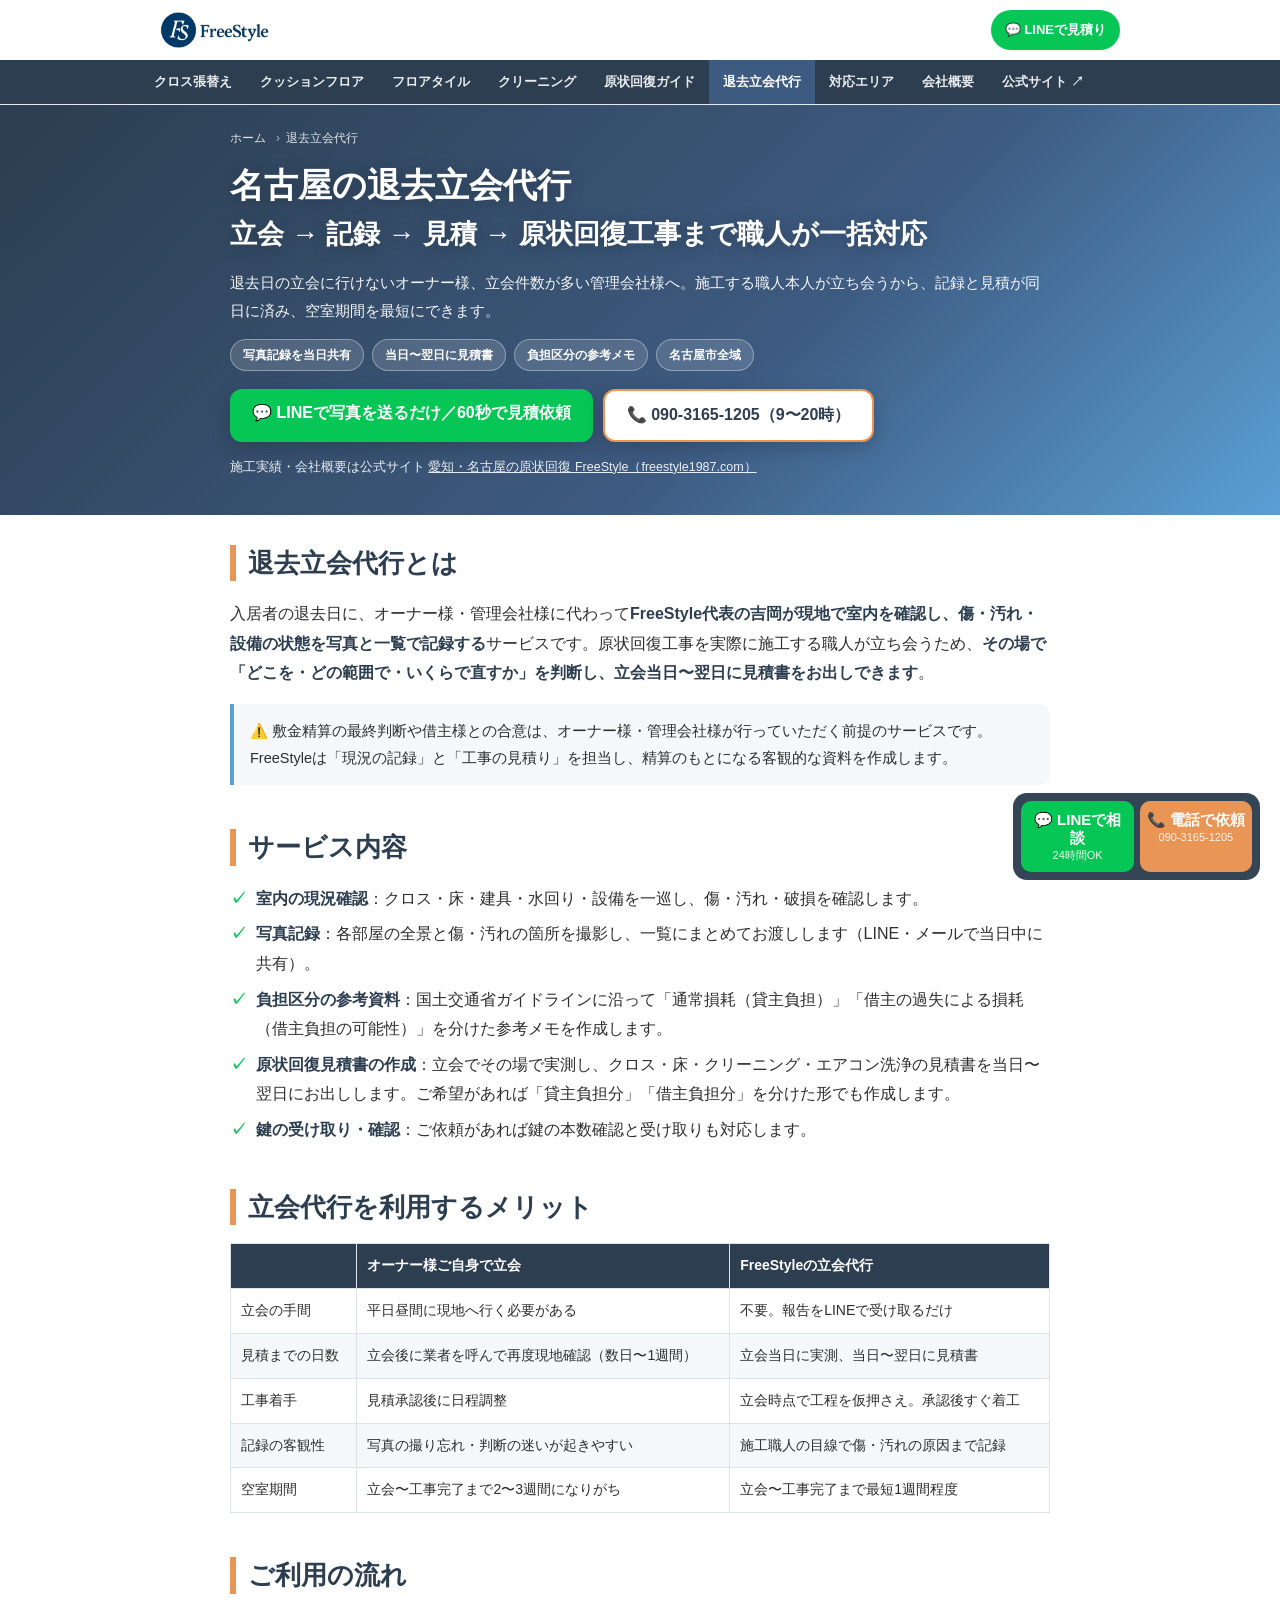
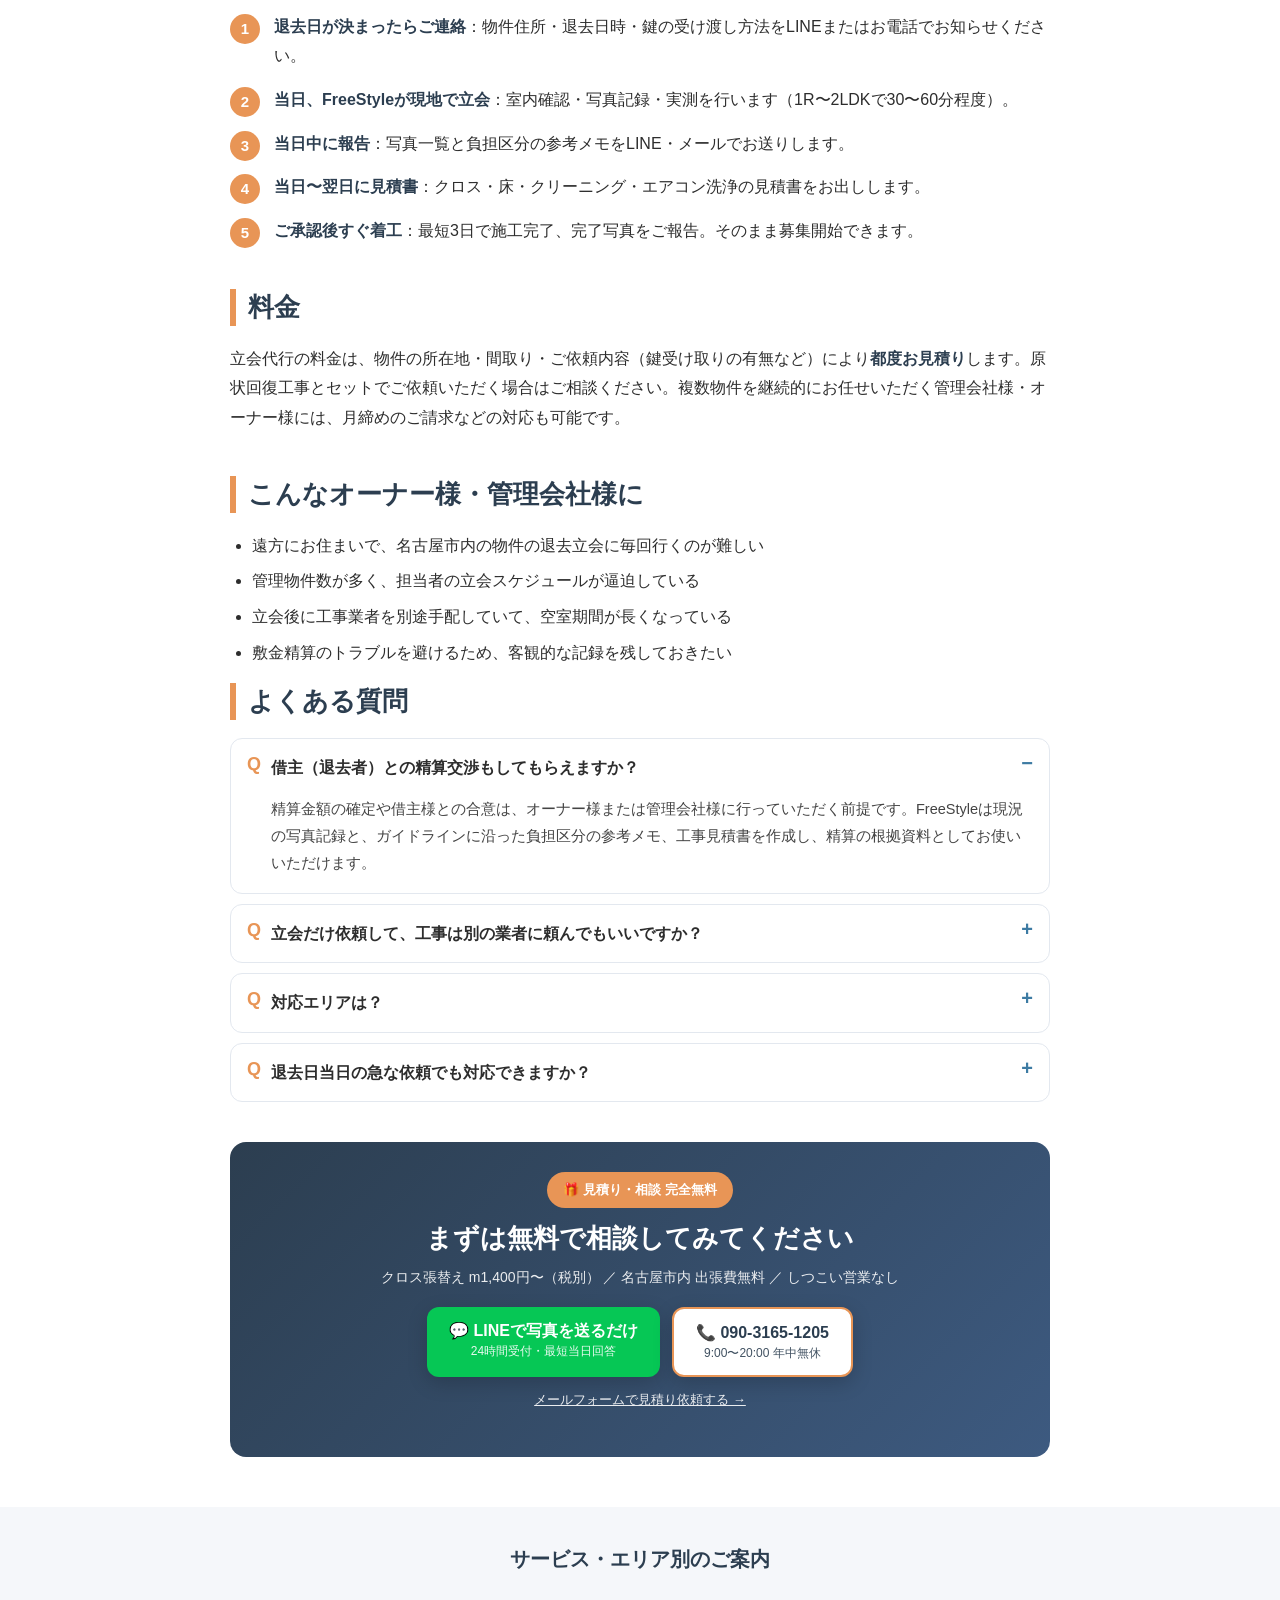
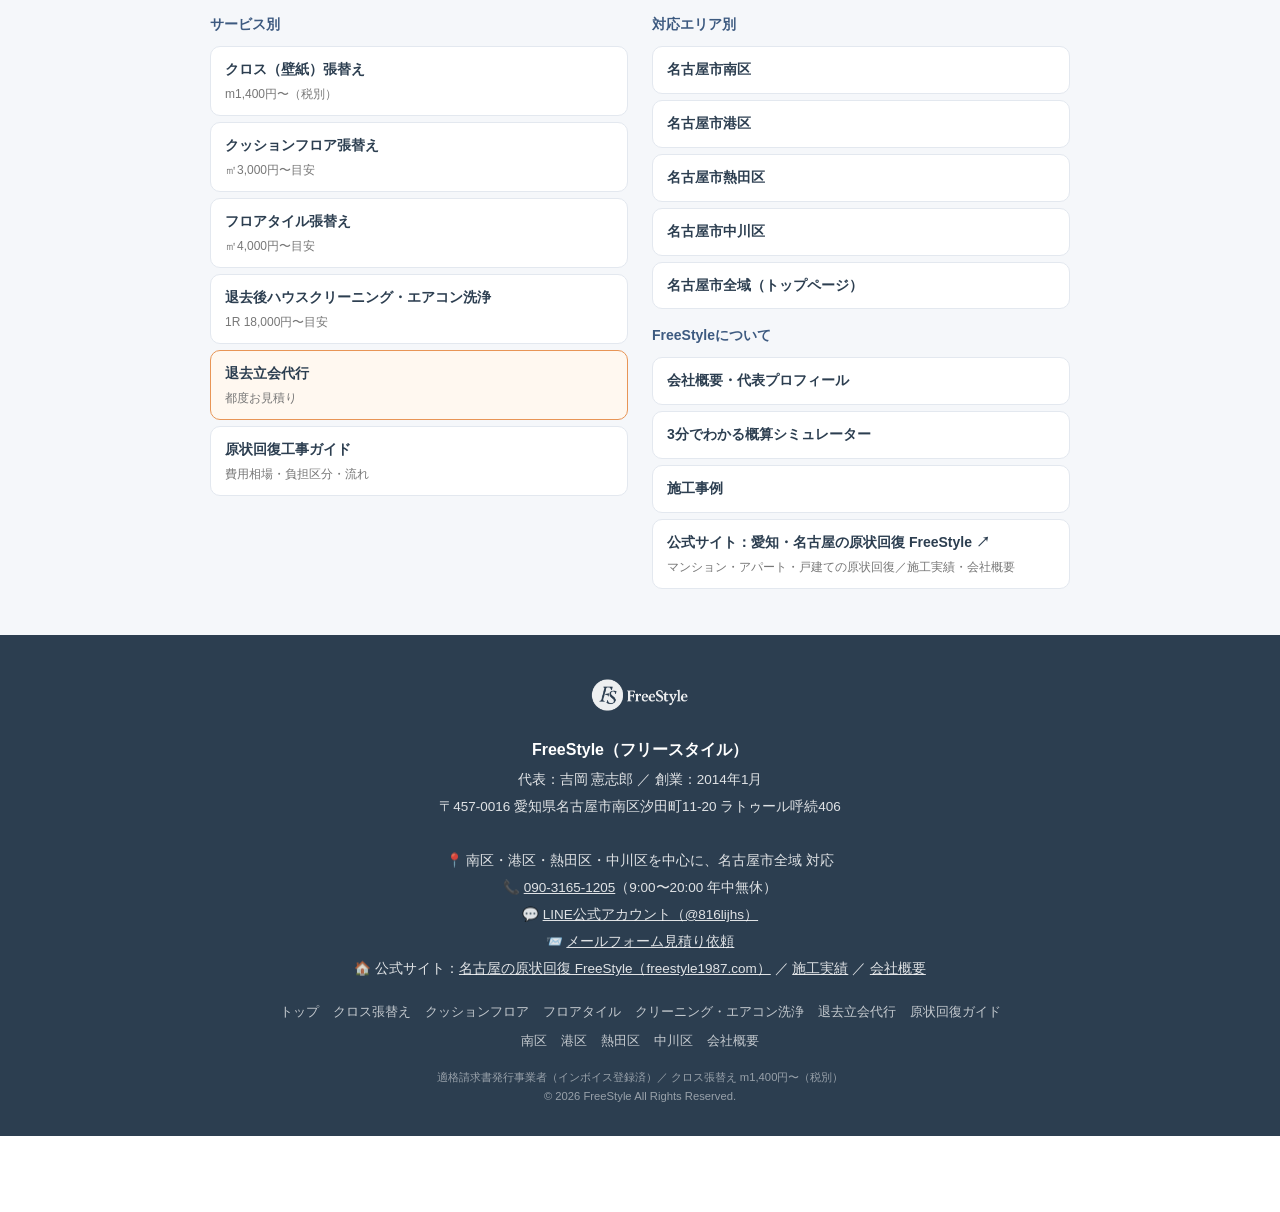
<file: tachiai/index.html>
<!DOCTYPE html>
<html lang="ja">
<head>
<meta charset="UTF-8">
<meta name="viewport" content="width=device-width, initial-scale=1.0">
<meta name="theme-color" content="#2c3e50">
<!-- Google tag (gtag.js) -->
<script async src="https://www.googletagmanager.com/gtag/js?id=G-MNE5F1QSGY"></script>
<script>
  window.dataLayer = window.dataLayer || [];
  function gtag(){dataLayer.push(arguments);}
  gtag('js', new Date());
  gtag('config', 'G-MNE5F1QSGY');
</script>

<title>名古屋の退去立会代行｜立会から原状回復工事まで職人が一括対応 FreeStyle</title>
<meta name="description" content="名古屋市の賃貸オーナー・管理会社向け退去立会代行。施工職人本人が退去日に現地で室内確認・写真記録・実測を行い、当日〜翌日に原状回復の見積書を提出。ガイドラインに沿った負担区分の参考資料も作成。立会から最短3日施工までワンストップ。">
<meta name="author" content="FreeStyle 吉岡憲志郎">
<meta name="robots" content="index,follow,max-image-preview:large">
<link rel="canonical" href="https://freestyle-nagoya.netlify.app/tachiai/">

<meta property="og:type" content="article">
<meta property="og:locale" content="ja_JP">
<meta property="og:title" content="名古屋の退去立会代行｜立会から原状回復工事まで職人が一括対応 FreeStyle">
<meta property="og:description" content="名古屋市の賃貸オーナー・管理会社向け退去立会代行。施工職人本人が退去日に現地で室内確認・写真記録・実測を行い、当日〜翌日に原状回復の見積書を提出。ガイドラインに沿った負担区分の参考資料も作成。立会から最短3日施工までワンストップ。">
<meta property="og:url" content="https://freestyle-nagoya.netlify.app/tachiai/">
<meta property="og:site_name" content="FreeStyle（フリースタイル）">
<meta property="og:image" content="https://freestyle-nagoya.netlify.app/img/og.png">
<meta property="og:image:width" content="1200">
<meta property="og:image:height" content="630">
<meta name="twitter:card" content="summary_large_image">

<link rel="icon" type="image/png" sizes="32x32" href="/img/favicon-32.png">
<link rel="icon" type="image/png" sizes="192x192" href="/img/favicon-192.png">
<link rel="apple-touch-icon" href="/img/apple-touch-icon.png">
<link rel="stylesheet" href="/assets/sub.css">

<script type="application/ld+json">
{
 "@context": "https://schema.org",
 "@type": "BreadcrumbList",
 "itemListElement": [
  {
   "@type": "ListItem",
   "position": 1,
   "name": "ホーム",
   "item": "https://freestyle-nagoya.netlify.app/"
  },
  {
   "@type": "ListItem",
   "position": 2,
   "name": "退去立会代行",
   "item": "https://freestyle-nagoya.netlify.app/tachiai/"
  }
 ]
}
</script>
<script type="application/ld+json">
{
 "@context": "https://schema.org",
 "@type": "Service",
 "@id": "https://freestyle-nagoya.netlify.app/tachiai/#service",
 "name": "退去立会代行",
 "serviceType": "退去立会代行",
 "description": "名古屋市の賃貸オーナー・管理会社向け退去立会代行。現況の写真記録・実測・原状回復見積書の作成まで職人本人が対応。",
 "url": "https://freestyle-nagoya.netlify.app/tachiai/",
 "provider": {
  "@id": "https://freestyle-nagoya.netlify.app/#business"
 },
 "areaServed": {
  "@type": "City",
  "name": "名古屋市"
 },
 "availableChannel": {
  "@type": "ServiceChannel",
  "serviceUrl": "https://freestyle-nagoya.netlify.app/tachiai/",
  "servicePhone": {
   "@type": "ContactPoint",
   "telephone": "+81-90-3165-1205",
   "contactType": "customer service",
   "availableLanguage": "ja"
  }
 }
}
</script>
<script type="application/ld+json">
{
 "@context": "https://schema.org",
 "@type": "FAQPage",
 "mainEntity": [
  {
   "@type": "Question",
   "name": "借主（退去者）との精算交渉もしてもらえますか？",
   "acceptedAnswer": {
    "@type": "Answer",
    "text": "精算金額の確定や借主様との合意は、オーナー様または管理会社様に行っていただく前提です。FreeStyleは現況の写真記録と、ガイドラインに沿った負担区分の参考メモ、工事見積書を作成し、精算の根拠資料としてお使いいただけます。"
   }
  },
  {
   "@type": "Question",
   "name": "立会だけ依頼して、工事は別の業者に頼んでもいいですか？",
   "acceptedAnswer": {
    "@type": "Answer",
    "text": "はい、立会代行のみのご依頼も可能です。その場合も写真記録と参考メモはお渡しします。工事もまとめてご依頼いただくと、立会当日に実測した内容でそのまま着工できるため空室期間を最も短縮できます。"
   }
  },
  {
   "@type": "Question",
   "name": "対応エリアは？",
   "acceptedAnswer": {
    "@type": "Answer",
    "text": "南区・港区・熱田区・中川区を中心に名古屋市全域で対応しています。隣接市（豊明・東海・知多・大府など）もご相談ください。"
   }
  },
  {
   "@type": "Question",
   "name": "退去日当日の急な依頼でも対応できますか？",
   "acceptedAnswer": {
    "@type": "Answer",
    "text": "空き状況次第ですが、可能な限り対応します。まずはお電話（090-3165-1205）でご連絡ください。"
   }
  }
 ]
}
</script>
</head>
<body>

<header class="site-header">
  <div class="site-header-inner">
    <a href="/" class="brand"><img src="/img/logo-sm.png" alt="FreeStyle（フリースタイル）名古屋の原状回復・クロス張替え" width="347" height="114"></a>
    <a href="https://line.me/R/ti/p/%40816lijhs" class="hdr-line" onclick="gtag('event','line_click',{location:'header'})">💬 LINEで見積り</a>
  </div>
  <nav class="site-nav" aria-label="サイト内ナビゲーション"><div class="site-nav-inner"><a href="/cross/">クロス張替え</a><a href="/cushion-floor/">クッションフロア</a><a href="/floor-tile/">フロアタイル</a><a href="/house-cleaning/">クリーニング</a><a href="/genjo-kaifuku/">原状回復ガイド</a><a href="/tachiai/" class=active>退去立会代行</a><a href="/area/minami/">対応エリア</a><a href="/company/">会社概要</a><a href="https://freestyle1987.com/" target=_blank rel=noopener>公式サイト ↗</a></div></nav>
</header>

<main>
<div class="page-hero">
  <div class="wrap">
    <nav class="breadcrumb" aria-label="パンくずリスト"><ol><li><a href="/">ホーム</a></li><li aria-current="page">退去立会代行</li></ol></nav>
    <h1>名古屋の退去立会代行<br><span style='font-size:.8em'>立会 → 記録 → 見積 → 原状回復工事まで職人が一括対応</span></h1>
    <p class="lead">退去日の立会に行けないオーナー様、立会件数が多い管理会社様へ。施工する職人本人が立ち会うから、記録と見積が同日に済み、空室期間を最短にできます。</p>
    <div class="hero-tags"><span>写真記録を当日共有</span><span>当日〜翌日に見積書</span><span>負担区分の参考メモ</span><span>名古屋市全域</span></div>
    <div class="hero-cta">
      <a href="https://line.me/R/ti/p/%40816lijhs" class="btn-line" onclick="gtag('event','line_click',{location:'subpage_hero'})">💬 LINEで写真を送るだけ／60秒で見積依頼</a>
      <a href="tel:09031651205" class="btn-tel" onclick="gtag('event','tel_click',{location:'subpage_hero'})">📞 090-3165-1205（9〜20時）</a>
    </div>
    <p class="hero-official">施工実績・会社概要は公式サイト <a href="https://freestyle1987.com/" target="_blank" rel="noopener">愛知・名古屋の原状回復 FreeStyle（freestyle1987.com）</a></p>
  </div>
</div>
<article class="wrap content">

<h2>退去立会代行とは</h2>
<p>入居者の退去日に、オーナー様・管理会社様に代わって<strong>FreeStyle代表の吉岡が現地で室内を確認し、傷・汚れ・設備の状態を写真と一覧で記録する</strong>サービスです。原状回復工事を実際に施工する職人が立ち会うため、<strong>その場で「どこを・どの範囲で・いくらで直すか」を判断し、立会当日〜翌日に見積書をお出しできます</strong>。</p>
<div class="point">⚠️ 敷金精算の最終判断や借主様との合意は、オーナー様・管理会社様が行っていただく前提のサービスです。FreeStyleは「現況の記録」と「工事の見積り」を担当し、精算のもとになる客観的な資料を作成します。</div>

<h2>サービス内容</h2>
<ul class="check-list">
  <li><strong>室内の現況確認</strong>：クロス・床・建具・水回り・設備を一巡し、傷・汚れ・破損を確認します。</li>
  <li><strong>写真記録</strong>：各部屋の全景と傷・汚れの箇所を撮影し、一覧にまとめてお渡しします（LINE・メールで当日中に共有）。</li>
  <li><strong>負担区分の参考資料</strong>：国土交通省ガイドラインに沿って「通常損耗（貸主負担）」「借主の過失による損耗（借主負担の可能性）」を分けた参考メモを作成します。</li>
  <li><strong>原状回復見積書の作成</strong>：立会でその場で実測し、クロス・床・クリーニング・エアコン洗浄の見積書を当日〜翌日にお出しします。ご希望があれば「貸主負担分」「借主負担分」を分けた形でも作成します。</li>
  <li><strong>鍵の受け取り・確認</strong>：ご依頼があれば鍵の本数確認と受け取りも対応します。</li>
</ul>

<h2>立会代行を利用するメリット</h2>
<div class="tbl-wrap"><table><thead><tr><th></th><th>オーナー様ご自身で立会</th><th>FreeStyleの立会代行</th></tr></thead><tbody><tr><td>立会の手間</td><td>平日昼間に現地へ行く必要がある</td><td>不要。報告をLINEで受け取るだけ</td></tr><tr><td>見積までの日数</td><td>立会後に業者を呼んで再度現地確認（数日〜1週間）</td><td>立会当日に実測、当日〜翌日に見積書</td></tr><tr><td>工事着手</td><td>見積承認後に日程調整</td><td>立会時点で工程を仮押さえ。承認後すぐ着工</td></tr><tr><td>記録の客観性</td><td>写真の撮り忘れ・判断の迷いが起きやすい</td><td>施工職人の目線で傷・汚れの原因まで記録</td></tr><tr><td>空室期間</td><td>立会〜工事完了まで2〜3週間になりがち</td><td>立会〜工事完了まで最短1週間程度</td></tr></tbody></table></div>

<h2>ご利用の流れ</h2>
<ol class="steps">
  <li><strong>退去日が決まったらご連絡</strong>：物件住所・退去日時・鍵の受け渡し方法をLINEまたはお電話でお知らせください。</li>
  <li><strong>当日、FreeStyleが現地で立会</strong>：室内確認・写真記録・実測を行います（1R〜2LDKで30〜60分程度）。</li>
  <li><strong>当日中に報告</strong>：写真一覧と負担区分の参考メモをLINE・メールでお送りします。</li>
  <li><strong>当日〜翌日に見積書</strong>：クロス・床・クリーニング・エアコン洗浄の見積書をお出しします。</li>
  <li><strong>ご承認後すぐ着工</strong>：最短3日で施工完了、完了写真をご報告。そのまま募集開始できます。</li>
</ol>

<h2>料金</h2>
<p>立会代行の料金は、物件の所在地・間取り・ご依頼内容（鍵受け取りの有無など）により<strong>都度お見積り</strong>します。原状回復工事とセットでご依頼いただく場合はご相談ください。複数物件を継続的にお任せいただく管理会社様・オーナー様には、月締めのご請求などの対応も可能です。</p>

<h2>こんなオーナー様・管理会社様に</h2>
<ul>
  <li>遠方にお住まいで、名古屋市内の物件の退去立会に毎回行くのが難しい</li>
  <li>管理物件数が多く、担当者の立会スケジュールが逼迫している</li>
  <li>立会後に工事業者を別途手配していて、空室期間が長くなっている</li>
  <li>敷金精算のトラブルを避けるため、客観的な記録を残しておきたい</li>
</ul>


<section class="sec">
  <h2>よくある質問</h2>
  <div class="faq-list">
    <div class="faq-item open">
      <div class="faq-q">借主（退去者）との精算交渉もしてもらえますか？</div>
      <div class="faq-a">精算金額の確定や借主様との合意は、オーナー様または管理会社様に行っていただく前提です。FreeStyleは現況の写真記録と、ガイドラインに沿った負担区分の参考メモ、工事見積書を作成し、精算の根拠資料としてお使いいただけます。</div>
    </div>
    <div class="faq-item">
      <div class="faq-q">立会だけ依頼して、工事は別の業者に頼んでもいいですか？</div>
      <div class="faq-a">はい、立会代行のみのご依頼も可能です。その場合も写真記録と参考メモはお渡しします。工事もまとめてご依頼いただくと、立会当日に実測した内容でそのまま着工できるため空室期間を最も短縮できます。</div>
    </div>
    <div class="faq-item">
      <div class="faq-q">対応エリアは？</div>
      <div class="faq-a">南区・港区・熱田区・中川区を中心に名古屋市全域で対応しています。隣接市（豊明・東海・知多・大府など）もご相談ください。</div>
    </div>
    <div class="faq-item">
      <div class="faq-q">退去日当日の急な依頼でも対応できますか？</div>
      <div class="faq-a">空き状況次第ですが、可能な限り対応します。まずはお電話（090-3165-1205）でご連絡ください。</div>
    </div>
  </div>
</section>


<div class="cta-box">
  <div class="cta-badge">🎁 見積り・相談 完全無料</div>
  <h2>まずは無料で相談してみてください</h2>
  <p>クロス張替え m1,400円〜（税別） ／ 名古屋市内 出張費無料 ／ しつこい営業なし</p>
  <div class="cta-buttons">
    <a href="https://line.me/R/ti/p/%40816lijhs" class="btn-line" onclick="gtag('event','line_click',{location:'subpage_bottom'})">💬 LINEで写真を送るだけ<span>24時間受付・最短当日回答</span></a>
    <a href="tel:09031651205" class="btn-tel" onclick="gtag('event','tel_click',{location:'subpage_bottom'})">📞 090-3165-1205<span>9:00〜20:00 年中無休</span></a>
  </div>
  <p class="cta-form-link"><a href="/#contact-form">メールフォームで見積り依頼する →</a></p>
</div>

</article>

<section class="sec related">
  <h2>サービス・エリア別のご案内</h2>
  <div class="related-cols">
    <div>
      <h3>サービス別</h3>
      <ul class="link-list"><li><a href="/cross/">クロス（壁紙）張替え<small>m1,400円〜（税別）</small></a></li><li><a href="/cushion-floor/">クッションフロア張替え<small>㎡3,000円〜目安</small></a></li><li><a href="/floor-tile/">フロアタイル張替え<small>㎡4,000円〜目安</small></a></li><li><a href="/house-cleaning/">退去後ハウスクリーニング・エアコン洗浄<small>1R 18,000円〜目安</small></a></li><li><a href="/tachiai/" class=current>退去立会代行<small>都度お見積り</small></a></li>
        <li><a href="/genjo-kaifuku/">原状回復工事ガイド<small>費用相場・負担区分・流れ</small></a></li>
      </ul>
    </div>
    <div>
      <h3>対応エリア別</h3>
      <ul class="link-list"><li><a href="/area/minami/">名古屋市南区</a></li><li><a href="/area/minato/">名古屋市港区</a></li><li><a href="/area/atsuta/">名古屋市熱田区</a></li><li><a href="/area/nakagawa/">名古屋市中川区</a></li>
        <li><a href="/">名古屋市全域（トップページ）</a></li>
      </ul>
      <h3>FreeStyleについて</h3>
      <ul class="link-list">
        <li><a href="/company/">会社概要・代表プロフィール</a></li>
        <li><a href="/#simulator">3分でわかる概算シミュレーター</a></li>
        <li><a href="/#works">施工事例</a></li>
        <li><a href="https://freestyle1987.com/" target="_blank" rel="noopener">公式サイト：愛知・名古屋の原状回復 FreeStyle ↗<small>マンション・アパート・戸建ての原状回復／施工実績・会社概要</small></a></li>
      </ul>
    </div>
  </div>
</section>

</main>

<footer>
  <a href="/"><img src="/img/logo-sm.png" alt="FreeStyle" class="footer-logo" width="347" height="114"></a><br>
  <strong>FreeStyle（フリースタイル）</strong><br>
  代表：吉岡 憲志郎 ／ 創業：2014年1月<br>
  〒457-0016 愛知県名古屋市南区汐田町11-20 ラトゥール呼続406<br><br>
  📍 南区・港区・熱田区・中川区を中心に、名古屋市全域 対応<br>
  📞 <a href="tel:09031651205">090-3165-1205</a>（9:00〜20:00 年中無休）<br>
  💬 <a href="https://line.me/R/ti/p/%40816lijhs">LINE公式アカウント（@816lijhs）</a><br>
  📨 <a href="/#contact-form">メールフォーム見積り依頼</a><br>
  🏠 公式サイト：<a href="https://freestyle1987.com/" target="_blank" rel="noopener">名古屋の原状回復 FreeStyle（freestyle1987.com）</a> ／ <a href="https://freestyle1987.com/works/" target="_blank" rel="noopener">施工実績</a> ／ <a href="https://freestyle1987.com/company/" target="_blank" rel="noopener">会社概要</a><br>
  <nav class="footer-nav" aria-label="フッターナビゲーション">
    <a href="/">トップ</a>
    <a href="/cross/">クロス張替え</a>
    <a href="/cushion-floor/">クッションフロア</a>
    <a href="/floor-tile/">フロアタイル</a>
    <a href="/house-cleaning/">クリーニング・エアコン洗浄</a>
    <a href="/tachiai/">退去立会代行</a>
    <a href="/genjo-kaifuku/">原状回復ガイド</a>
    <a href="/area/minami/">南区</a>
    <a href="/area/minato/">港区</a>
    <a href="/area/atsuta/">熱田区</a>
    <a href="/area/nakagawa/">中川区</a>
    <a href="/company/">会社概要</a>
  </nav>
  <small>適格請求書発行事業者（インボイス登録済）／ クロス張替え m1,400円〜（税別）<br>© 2026 FreeStyle All Rights Reserved.</small>
</footer>

<div class="sticky-cta">
  <a href="https://line.me/R/ti/p/%40816lijhs" class="sticky-line" onclick="gtag('event','line_click',{location:'sticky_bar'})">💬 LINEで相談<span>24時間OK</span></a>
  <a href="tel:09031651205" class="sticky-tel" onclick="gtag('event','tel_click',{location:'sticky_bar'})">📞 電話で依頼<span>090-3165-1205</span></a>
</div>

<script>
(function() {
  document.querySelectorAll('.faq-item').forEach(function(item) {
    var q = item.querySelector('.faq-q');
    if (!q) return;
    q.setAttribute('role', 'button');
    q.setAttribute('tabindex', '0');
    q.setAttribute('aria-expanded', item.classList.contains('open') ? 'true' : 'false');
    function toggle() {
      var open = item.classList.toggle('open');
      q.setAttribute('aria-expanded', open ? 'true' : 'false');
    }
    q.addEventListener('click', toggle);
    q.addEventListener('keydown', function(e) {
      if (e.key === 'Enter' || e.key === ' ') { e.preventDefault(); toggle(); }
    });
  });
})();
</script>

</body>
</html>
</file>
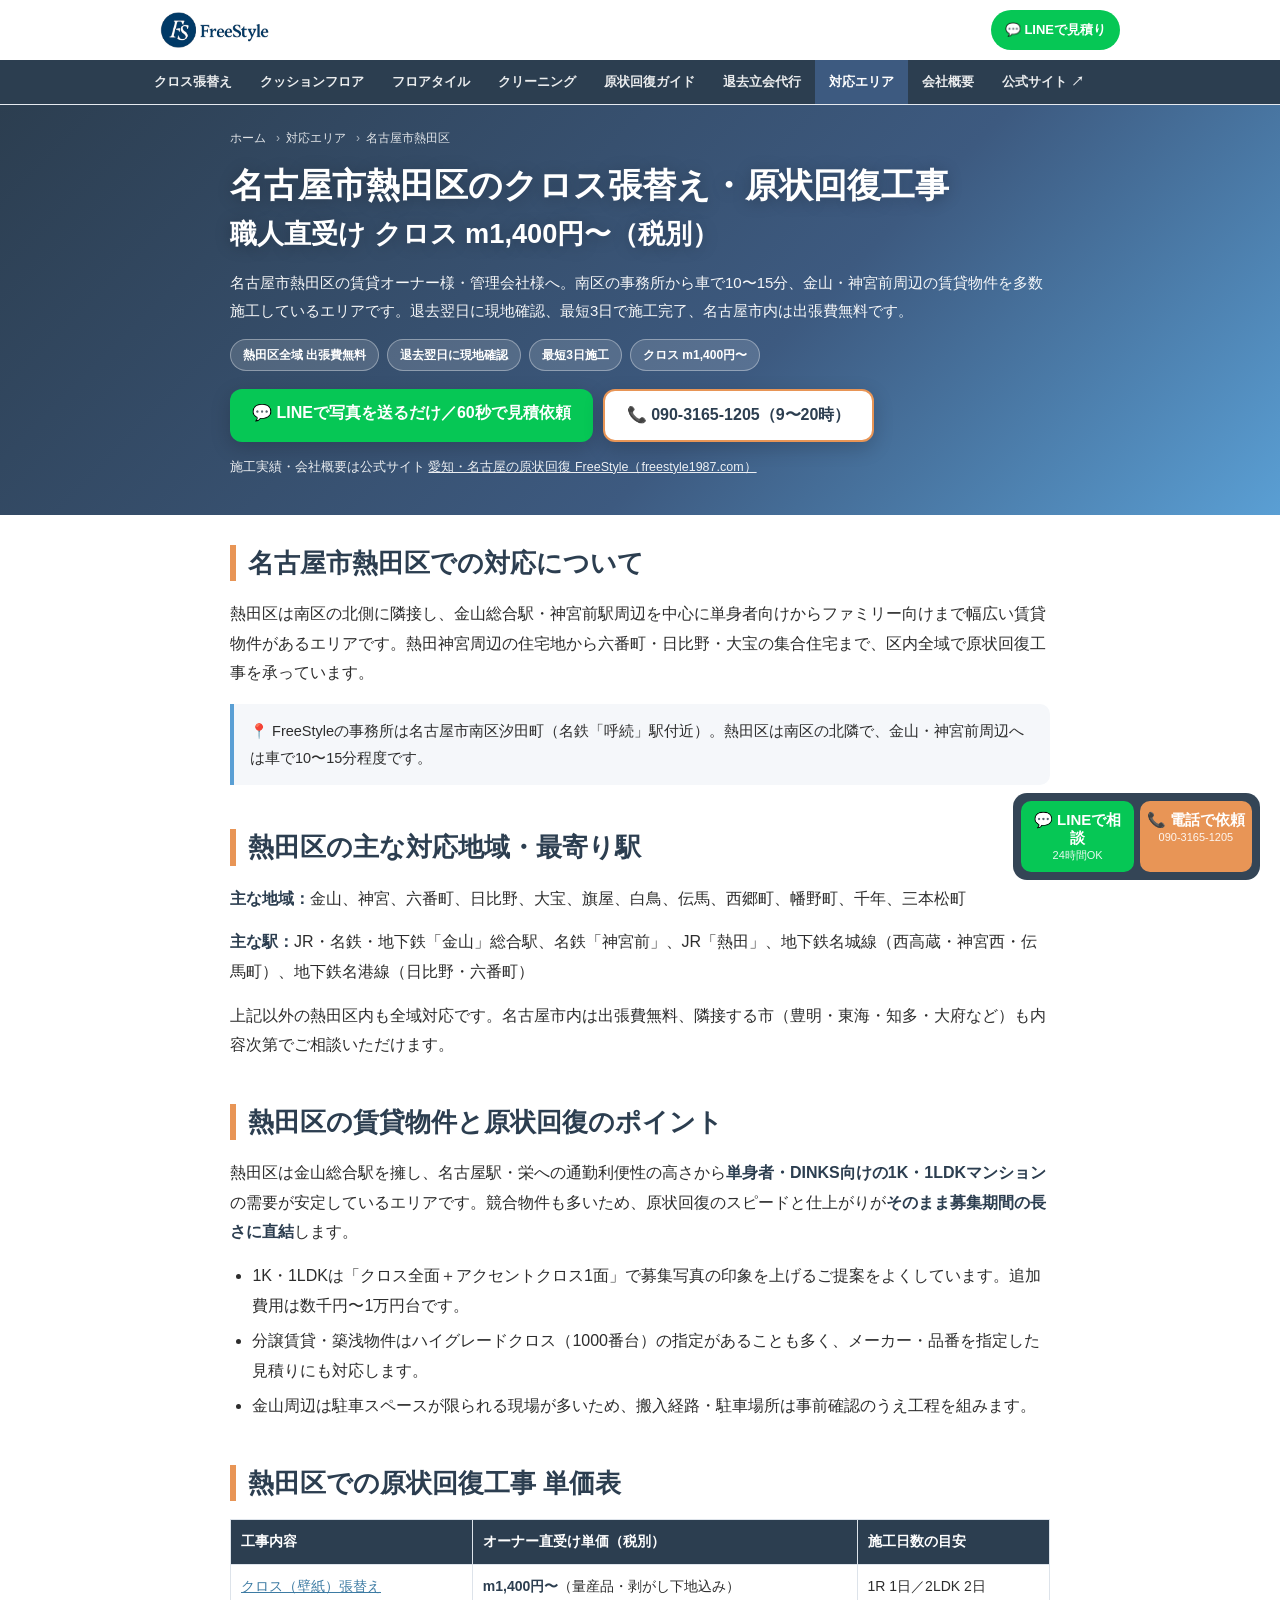
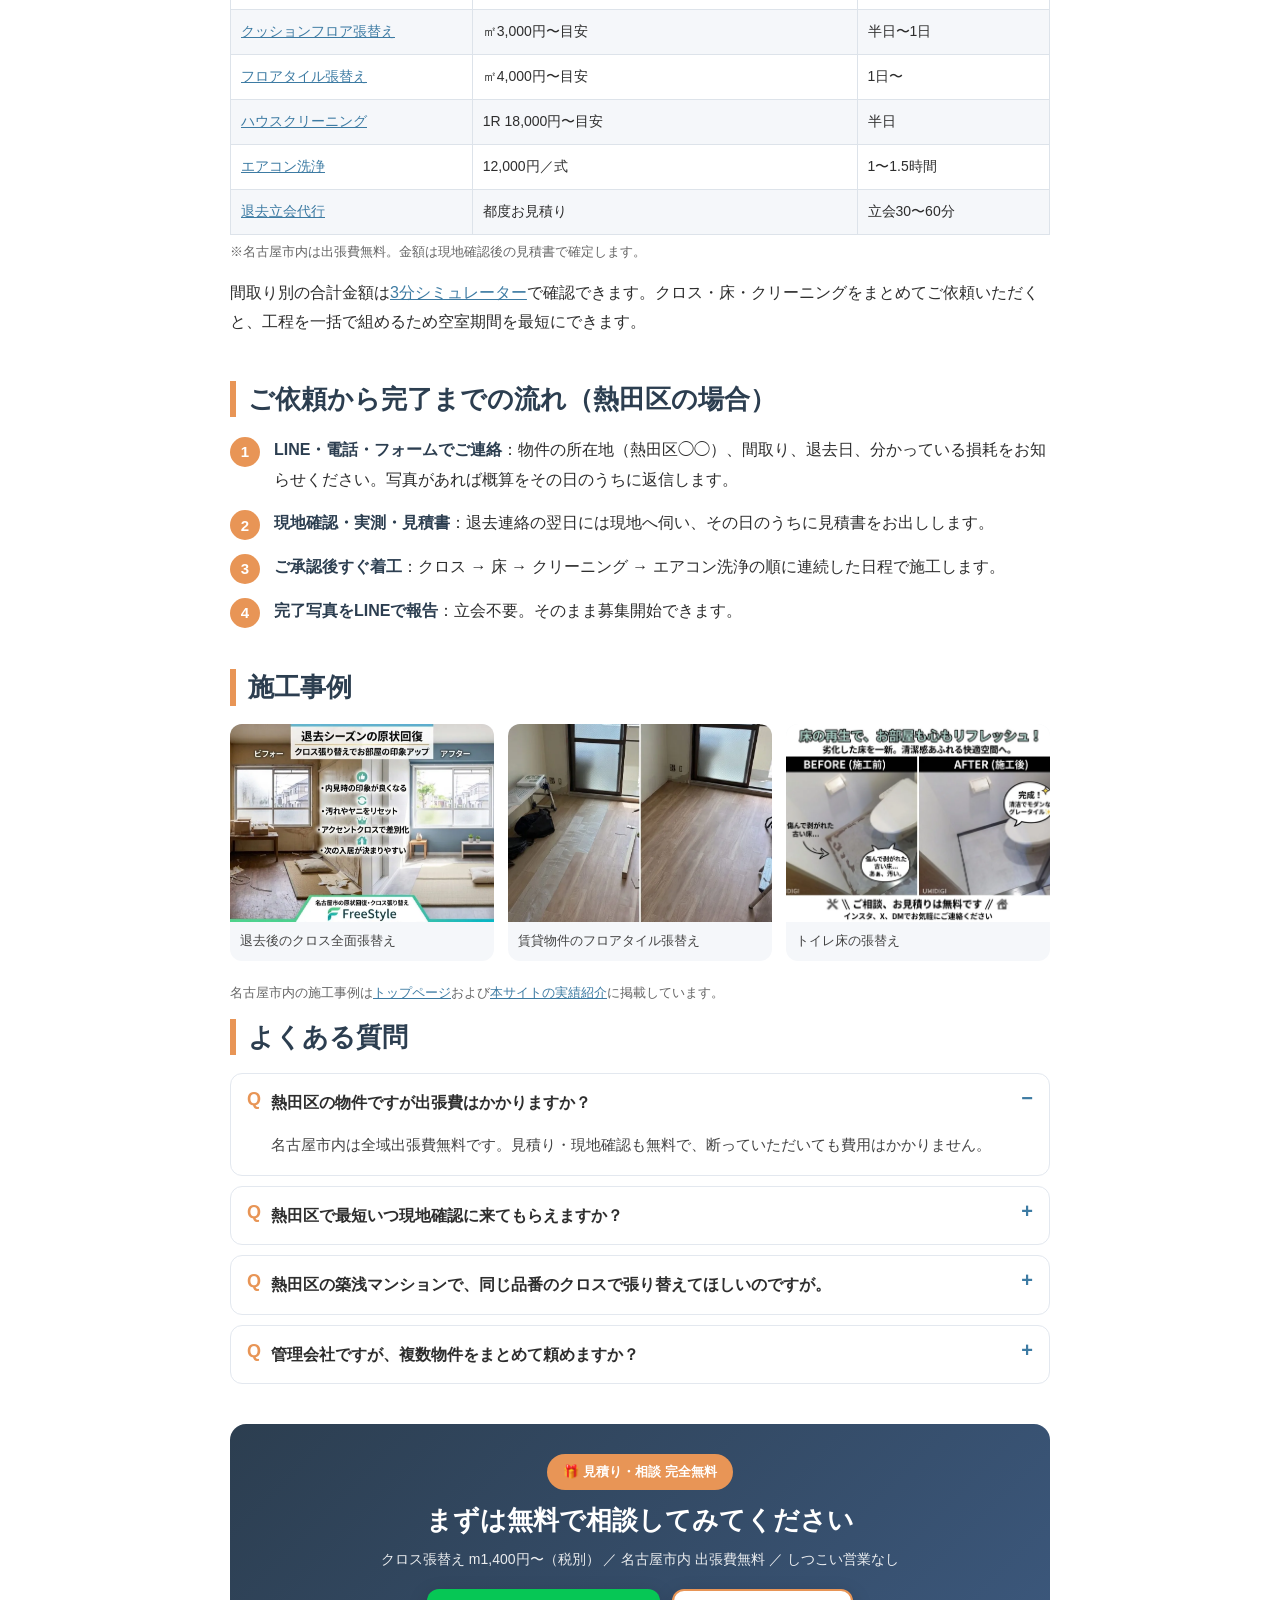
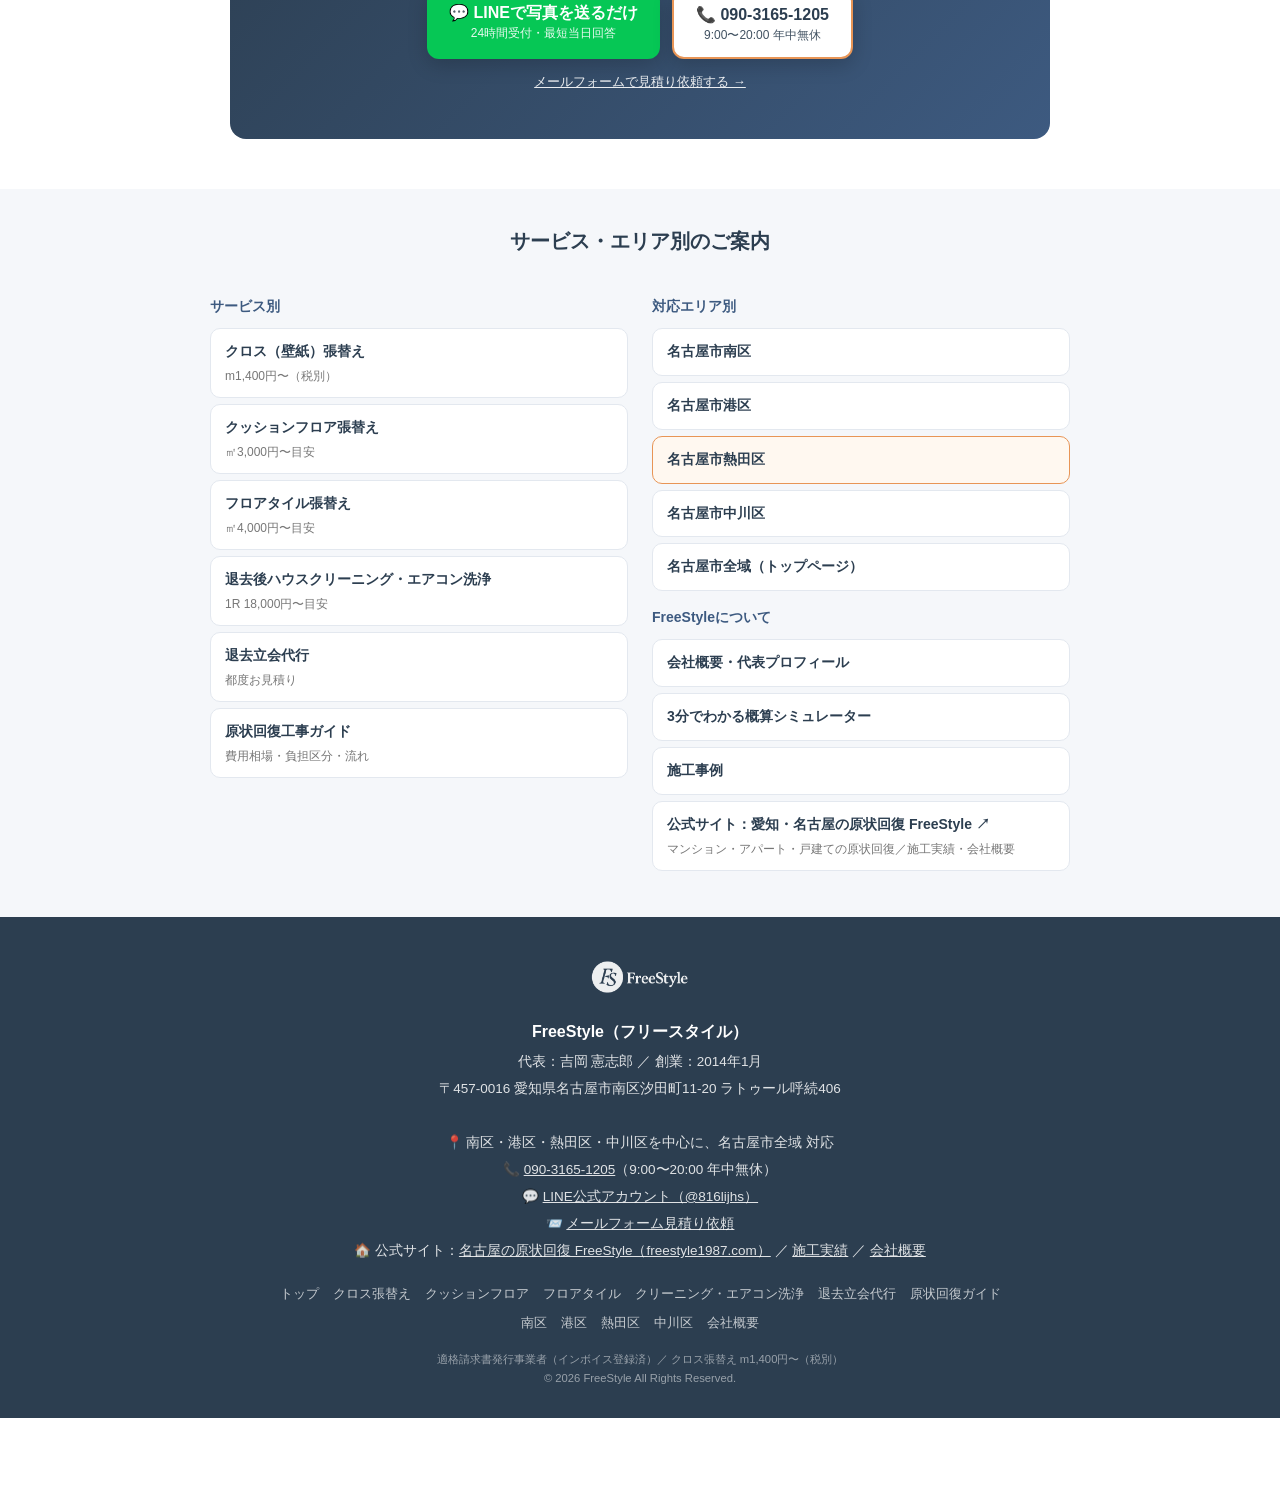
<file: area/atsuta/index.html>
<!DOCTYPE html>
<html lang="ja">
<head>
<meta charset="UTF-8">
<meta name="viewport" content="width=device-width, initial-scale=1.0">
<meta name="theme-color" content="#2c3e50">
<!-- Google tag (gtag.js) -->
<script async src="https://www.googletagmanager.com/gtag/js?id=G-MNE5F1QSGY"></script>
<script>
  window.dataLayer = window.dataLayer || [];
  function gtag(){dataLayer.push(arguments);}
  gtag('js', new Date());
  gtag('config', 'G-MNE5F1QSGY');
</script>

<title>名古屋市熱田区のクロス張替え・原状回復工事｜職人直受け m1,400円〜 FreeStyle</title>
<meta name="description" content="名古屋市熱田区（金山・神宮ほか）の賃貸オーナー・管理会社向け原状回復工事。クロス張替え m1,400円〜（税別）、クッションフロア・フロアタイル・ハウスクリーニング・エアコン洗浄・退去立会代行。退去翌日に現地確認、最短3日施工、出張費無料。">
<meta name="author" content="FreeStyle 吉岡憲志郎">
<meta name="robots" content="index,follow,max-image-preview:large">
<link rel="canonical" href="https://freestyle-nagoya.netlify.app/area/atsuta/">

<meta property="og:type" content="article">
<meta property="og:locale" content="ja_JP">
<meta property="og:title" content="名古屋市熱田区のクロス張替え・原状回復工事｜職人直受け m1,400円〜 FreeStyle">
<meta property="og:description" content="名古屋市熱田区（金山・神宮ほか）の賃貸オーナー・管理会社向け原状回復工事。クロス張替え m1,400円〜（税別）、クッションフロア・フロアタイル・ハウスクリーニング・エアコン洗浄・退去立会代行。退去翌日に現地確認、最短3日施工、出張費無料。">
<meta property="og:url" content="https://freestyle-nagoya.netlify.app/area/atsuta/">
<meta property="og:site_name" content="FreeStyle（フリースタイル）">
<meta property="og:image" content="https://freestyle-nagoya.netlify.app/img/og.png">
<meta property="og:image:width" content="1200">
<meta property="og:image:height" content="630">
<meta name="twitter:card" content="summary_large_image">

<link rel="icon" type="image/png" sizes="32x32" href="/img/favicon-32.png">
<link rel="icon" type="image/png" sizes="192x192" href="/img/favicon-192.png">
<link rel="apple-touch-icon" href="/img/apple-touch-icon.png">
<link rel="stylesheet" href="/assets/sub.css">

<script type="application/ld+json">
{
 "@context": "https://schema.org",
 "@type": "BreadcrumbList",
 "itemListElement": [
  {
   "@type": "ListItem",
   "position": 1,
   "name": "ホーム",
   "item": "https://freestyle-nagoya.netlify.app/"
  },
  {
   "@type": "ListItem",
   "position": 2,
   "name": "対応エリア",
   "item": "https://freestyle-nagoya.netlify.app/area/minami/"
  },
  {
   "@type": "ListItem",
   "position": 3,
   "name": "名古屋市熱田区",
   "item": "https://freestyle-nagoya.netlify.app/area/atsuta/"
  }
 ]
}
</script>
<script type="application/ld+json">
{
 "@context": "https://schema.org",
 "@type": "Service",
 "@id": "https://freestyle-nagoya.netlify.app/area/atsuta/#service",
 "name": "名古屋市熱田区の原状回復工事・クロス張替え",
 "serviceType": "原状回復工事",
 "description": "名古屋市熱田区の賃貸オーナー・管理会社向け原状回復工事（クロス張替え m1,400円〜、クッションフロア、フロアタイル、ハウスクリーニング、エアコン洗浄、退去立会代行）。",
 "url": "https://freestyle-nagoya.netlify.app/area/atsuta/",
 "provider": {
  "@id": "https://freestyle-nagoya.netlify.app/#business"
 },
 "areaServed": {
  "@type": "AdministrativeArea",
  "name": "名古屋市熱田区",
  "containedInPlace": {
   "@type": "City",
   "name": "名古屋市"
  }
 },
 "offers": {
  "@type": "Offer",
  "price": "1400",
  "priceCurrency": "JPY",
  "description": "クロス張替え m1,400円〜（税別）"
 }
}
</script>
<script type="application/ld+json">
{
 "@context": "https://schema.org",
 "@type": "FAQPage",
 "mainEntity": [
  {
   "@type": "Question",
   "name": "熱田区の物件ですが出張費はかかりますか？",
   "acceptedAnswer": {
    "@type": "Answer",
    "text": "名古屋市内は全域出張費無料です。見積り・現地確認も無料で、断っていただいても費用はかかりません。"
   }
  },
  {
   "@type": "Question",
   "name": "熱田区で最短いつ現地確認に来てもらえますか？",
   "acceptedAnswer": {
    "@type": "Answer",
    "text": "退去連絡の翌日には現地確認に伺います。空き状況によっては当日の対応もご相談ください。お急ぎの場合はお電話（090-3165-1205）が最も早いです。"
   }
  },
  {
   "@type": "Question",
   "name": "熱田区の築浅マンションで、同じ品番のクロスで張り替えてほしいのですが。",
   "acceptedAnswer": {
    "@type": "Answer",
    "text": "メーカー・品番をお知らせいただければ、同じ品番（廃番の場合は後継品）で見積り・施工します。1000番台クロスの場合はメーカー定価により単価が変わるため、品番ごとにお見積りします。"
   }
  },
  {
   "@type": "Question",
   "name": "管理会社ですが、複数物件をまとめて頼めますか？",
   "acceptedAnswer": {
    "@type": "Answer",
    "text": "はい。熱田区内・名古屋市内の複数物件をまとめてのご依頼も歓迎です。月締めのご請求や退去立会代行にも対応しています。"
   }
  }
 ]
}
</script>
</head>
<body>

<header class="site-header">
  <div class="site-header-inner">
    <a href="/" class="brand"><img src="/img/logo-sm.png" alt="FreeStyle（フリースタイル）名古屋の原状回復・クロス張替え" width="347" height="114"></a>
    <a href="https://line.me/R/ti/p/%40816lijhs" class="hdr-line" onclick="gtag('event','line_click',{location:'header'})">💬 LINEで見積り</a>
  </div>
  <nav class="site-nav" aria-label="サイト内ナビゲーション"><div class="site-nav-inner"><a href="/cross/">クロス張替え</a><a href="/cushion-floor/">クッションフロア</a><a href="/floor-tile/">フロアタイル</a><a href="/house-cleaning/">クリーニング</a><a href="/genjo-kaifuku/">原状回復ガイド</a><a href="/tachiai/">退去立会代行</a><a href="/area/minami/" class=active>対応エリア</a><a href="/company/">会社概要</a><a href="https://freestyle1987.com/" target=_blank rel=noopener>公式サイト ↗</a></div></nav>
</header>

<main>
<div class="page-hero">
  <div class="wrap">
    <nav class="breadcrumb" aria-label="パンくずリスト"><ol><li><a href="/">ホーム</a></li><li><a href="/area/minami/">対応エリア</a></li><li aria-current="page">名古屋市熱田区</li></ol></nav>
    <h1>名古屋市熱田区のクロス張替え・原状回復工事<br><span style='font-size:.8em'>職人直受け クロス m1,400円〜（税別）</span></h1>
    <p class="lead">名古屋市熱田区の賃貸オーナー様・管理会社様へ。南区の事務所から車で10〜15分、金山・神宮前周辺の賃貸物件を多数施工しているエリアです。退去翌日に現地確認、最短3日で施工完了、名古屋市内は出張費無料です。</p>
    <div class="hero-tags"><span>熱田区全域 出張費無料</span><span>退去翌日に現地確認</span><span>最短3日施工</span><span>クロス m1,400円〜</span></div>
    <div class="hero-cta">
      <a href="https://line.me/R/ti/p/%40816lijhs" class="btn-line" onclick="gtag('event','line_click',{location:'subpage_hero'})">💬 LINEで写真を送るだけ／60秒で見積依頼</a>
      <a href="tel:09031651205" class="btn-tel" onclick="gtag('event','tel_click',{location:'subpage_hero'})">📞 090-3165-1205（9〜20時）</a>
    </div>
    <p class="hero-official">施工実績・会社概要は公式サイト <a href="https://freestyle1987.com/" target="_blank" rel="noopener">愛知・名古屋の原状回復 FreeStyle（freestyle1987.com）</a></p>
  </div>
</div>
<article class="wrap content">

<h2>名古屋市熱田区での対応について</h2>
<p>熱田区は南区の北側に隣接し、金山総合駅・神宮前駅周辺を中心に単身者向けからファミリー向けまで幅広い賃貸物件があるエリアです。熱田神宮周辺の住宅地から六番町・日比野・大宝の集合住宅まで、区内全域で原状回復工事を承っています。</p>
<div class="point">📍 FreeStyleの事務所は名古屋市南区汐田町（名鉄「呼続」駅付近）。熱田区は南区の北隣で、金山・神宮前周辺へは車で10〜15分程度です。</div>

<h2>熱田区の主な対応地域・最寄り駅</h2>
<p><strong>主な地域：</strong>金山、神宮、六番町、日比野、大宝、旗屋、白鳥、伝馬、西郷町、幡野町、千年、三本松町</p>
<p><strong>主な駅：</strong>JR・名鉄・地下鉄「金山」総合駅、名鉄「神宮前」、JR「熱田」、地下鉄名城線（西高蔵・神宮西・伝馬町）、地下鉄名港線（日比野・六番町）</p>
<p>上記以外の熱田区内も全域対応です。名古屋市内は出張費無料、隣接する市（豊明・東海・知多・大府など）も内容次第でご相談いただけます。</p>

<h2>熱田区の賃貸物件と原状回復のポイント</h2>
<p>熱田区は金山総合駅を擁し、名古屋駅・栄への通勤利便性の高さから<strong>単身者・DINKS向けの1K・1LDKマンション</strong>の需要が安定しているエリアです。競合物件も多いため、原状回復のスピードと仕上がりが<strong>そのまま募集期間の長さに直結</strong>します。</p><ul><li>1K・1LDKは「クロス全面＋アクセントクロス1面」で募集写真の印象を上げるご提案をよくしています。追加費用は数千円〜1万円台です。</li><li>分譲賃貸・築浅物件はハイグレードクロス（1000番台）の指定があることも多く、メーカー・品番を指定した見積りにも対応します。</li><li>金山周辺は駐車スペースが限られる現場が多いため、搬入経路・駐車場所は事前確認のうえ工程を組みます。</li></ul>

<h2>熱田区での原状回復工事 単価表</h2>
<div class="tbl-wrap"><table><thead><tr><th>工事内容</th><th>オーナー直受け単価（税別）</th><th>施工日数の目安</th></tr></thead><tbody><tr><td><a href="/cross/">クロス（壁紙）張替え</a></td><td><strong>m1,400円〜</strong>（量産品・剥がし下地込み）</td><td>1R 1日／2LDK 2日</td></tr><tr><td><a href="/cushion-floor/">クッションフロア張替え</a></td><td>㎡3,000円〜目安</td><td>半日〜1日</td></tr><tr><td><a href="/floor-tile/">フロアタイル張替え</a></td><td>㎡4,000円〜目安</td><td>1日〜</td></tr><tr><td><a href="/house-cleaning/">ハウスクリーニング</a></td><td>1R 18,000円〜目安</td><td>半日</td></tr><tr><td><a href="/house-cleaning/">エアコン洗浄</a></td><td>12,000円／式</td><td>1〜1.5時間</td></tr><tr><td><a href="/tachiai/">退去立会代行</a></td><td>都度お見積り</td><td>立会30〜60分</td></tr></tbody></table></div><p class="tbl-note">※名古屋市内は出張費無料。金額は現地確認後の見積書で確定します。</p>
<p>間取り別の合計金額は<a href="/#simulator">3分シミュレーター</a>で確認できます。クロス・床・クリーニングをまとめてご依頼いただくと、工程を一括で組めるため空室期間を最短にできます。</p>

<h2>ご依頼から完了までの流れ（熱田区の場合）</h2>
<ol class="steps">
  <li><strong>LINE・電話・フォームでご連絡</strong>：物件の所在地（熱田区◯◯）、間取り、退去日、分かっている損耗をお知らせください。写真があれば概算をその日のうちに返信します。</li>
  <li><strong>現地確認・実測・見積書</strong>：退去連絡の翌日には現地へ伺い、その日のうちに見積書をお出しします。</li>
  <li><strong>ご承認後すぐ着工</strong>：クロス → 床 → クリーニング → エアコン洗浄の順に連続した日程で施工します。</li>
  <li><strong>完了写真をLINEで報告</strong>：立会不要。そのまま募集開始できます。</li>
</ol>

<h2>施工事例</h2>
<div class="works-grid">
  <figure><a href="/#works"><picture><source type="image/webp" srcset="/img/works/works-05-cross.webp"><img src="/img/works/works-05-cross.jpg" alt="名古屋市 退去後のクロス張替え 原状回復工事" loading="lazy" width="1200" height="654"></picture></a><figcaption>退去後のクロス全面張替え</figcaption></figure>
  <figure><a href="/#works"><picture><source type="image/webp" srcset="/img/works/works-01-floortile.webp"><img src="/img/works/works-01-floortile.jpg" alt="名古屋市の賃貸物件 フロアタイル張替え" loading="lazy" width="899" height="1200"></picture></a><figcaption>賃貸物件のフロアタイル張替え</figcaption></figure>
  <figure><a href="/#works"><picture><source type="image/webp" srcset="/img/works/works-03-toilet.webp"><img src="/img/works/works-03-toilet.jpg" alt="名古屋市 トイレ床の張替え" loading="lazy" width="1200" height="816"></picture></a><figcaption>トイレ床の張替え</figcaption></figure>
</div>
<p class="note">名古屋市内の施工事例は<a href="/#works">トップページ</a>および<a href="https://freestyle1987.com/works/" target="_blank" rel="noopener">本サイトの実績紹介</a>に掲載しています。</p>


<section class="sec">
  <h2>よくある質問</h2>
  <div class="faq-list">
    <div class="faq-item open">
      <div class="faq-q">熱田区の物件ですが出張費はかかりますか？</div>
      <div class="faq-a">名古屋市内は全域出張費無料です。見積り・現地確認も無料で、断っていただいても費用はかかりません。</div>
    </div>
    <div class="faq-item">
      <div class="faq-q">熱田区で最短いつ現地確認に来てもらえますか？</div>
      <div class="faq-a">退去連絡の翌日には現地確認に伺います。空き状況によっては当日の対応もご相談ください。お急ぎの場合はお電話（090-3165-1205）が最も早いです。</div>
    </div>
    <div class="faq-item">
      <div class="faq-q">熱田区の築浅マンションで、同じ品番のクロスで張り替えてほしいのですが。</div>
      <div class="faq-a">メーカー・品番をお知らせいただければ、同じ品番（廃番の場合は後継品）で見積り・施工します。1000番台クロスの場合はメーカー定価により単価が変わるため、品番ごとにお見積りします。</div>
    </div>
    <div class="faq-item">
      <div class="faq-q">管理会社ですが、複数物件をまとめて頼めますか？</div>
      <div class="faq-a">はい。熱田区内・名古屋市内の複数物件をまとめてのご依頼も歓迎です。月締めのご請求や退去立会代行にも対応しています。</div>
    </div>
  </div>
</section>


<div class="cta-box">
  <div class="cta-badge">🎁 見積り・相談 完全無料</div>
  <h2>まずは無料で相談してみてください</h2>
  <p>クロス張替え m1,400円〜（税別） ／ 名古屋市内 出張費無料 ／ しつこい営業なし</p>
  <div class="cta-buttons">
    <a href="https://line.me/R/ti/p/%40816lijhs" class="btn-line" onclick="gtag('event','line_click',{location:'subpage_bottom'})">💬 LINEで写真を送るだけ<span>24時間受付・最短当日回答</span></a>
    <a href="tel:09031651205" class="btn-tel" onclick="gtag('event','tel_click',{location:'subpage_bottom'})">📞 090-3165-1205<span>9:00〜20:00 年中無休</span></a>
  </div>
  <p class="cta-form-link"><a href="/#contact-form">メールフォームで見積り依頼する →</a></p>
</div>

</article>

<section class="sec related">
  <h2>サービス・エリア別のご案内</h2>
  <div class="related-cols">
    <div>
      <h3>サービス別</h3>
      <ul class="link-list"><li><a href="/cross/">クロス（壁紙）張替え<small>m1,400円〜（税別）</small></a></li><li><a href="/cushion-floor/">クッションフロア張替え<small>㎡3,000円〜目安</small></a></li><li><a href="/floor-tile/">フロアタイル張替え<small>㎡4,000円〜目安</small></a></li><li><a href="/house-cleaning/">退去後ハウスクリーニング・エアコン洗浄<small>1R 18,000円〜目安</small></a></li><li><a href="/tachiai/">退去立会代行<small>都度お見積り</small></a></li>
        <li><a href="/genjo-kaifuku/">原状回復工事ガイド<small>費用相場・負担区分・流れ</small></a></li>
      </ul>
    </div>
    <div>
      <h3>対応エリア別</h3>
      <ul class="link-list"><li><a href="/area/minami/">名古屋市南区</a></li><li><a href="/area/minato/">名古屋市港区</a></li><li><a href="/area/atsuta/" class=current>名古屋市熱田区</a></li><li><a href="/area/nakagawa/">名古屋市中川区</a></li>
        <li><a href="/">名古屋市全域（トップページ）</a></li>
      </ul>
      <h3>FreeStyleについて</h3>
      <ul class="link-list">
        <li><a href="/company/">会社概要・代表プロフィール</a></li>
        <li><a href="/#simulator">3分でわかる概算シミュレーター</a></li>
        <li><a href="/#works">施工事例</a></li>
        <li><a href="https://freestyle1987.com/" target="_blank" rel="noopener">公式サイト：愛知・名古屋の原状回復 FreeStyle ↗<small>マンション・アパート・戸建ての原状回復／施工実績・会社概要</small></a></li>
      </ul>
    </div>
  </div>
</section>

</main>

<footer>
  <a href="/"><img src="/img/logo-sm.png" alt="FreeStyle" class="footer-logo" width="347" height="114"></a><br>
  <strong>FreeStyle（フリースタイル）</strong><br>
  代表：吉岡 憲志郎 ／ 創業：2014年1月<br>
  〒457-0016 愛知県名古屋市南区汐田町11-20 ラトゥール呼続406<br><br>
  📍 南区・港区・熱田区・中川区を中心に、名古屋市全域 対応<br>
  📞 <a href="tel:09031651205">090-3165-1205</a>（9:00〜20:00 年中無休）<br>
  💬 <a href="https://line.me/R/ti/p/%40816lijhs">LINE公式アカウント（@816lijhs）</a><br>
  📨 <a href="/#contact-form">メールフォーム見積り依頼</a><br>
  🏠 公式サイト：<a href="https://freestyle1987.com/" target="_blank" rel="noopener">名古屋の原状回復 FreeStyle（freestyle1987.com）</a> ／ <a href="https://freestyle1987.com/works/" target="_blank" rel="noopener">施工実績</a> ／ <a href="https://freestyle1987.com/company/" target="_blank" rel="noopener">会社概要</a><br>
  <nav class="footer-nav" aria-label="フッターナビゲーション">
    <a href="/">トップ</a>
    <a href="/cross/">クロス張替え</a>
    <a href="/cushion-floor/">クッションフロア</a>
    <a href="/floor-tile/">フロアタイル</a>
    <a href="/house-cleaning/">クリーニング・エアコン洗浄</a>
    <a href="/tachiai/">退去立会代行</a>
    <a href="/genjo-kaifuku/">原状回復ガイド</a>
    <a href="/area/minami/">南区</a>
    <a href="/area/minato/">港区</a>
    <a href="/area/atsuta/">熱田区</a>
    <a href="/area/nakagawa/">中川区</a>
    <a href="/company/">会社概要</a>
  </nav>
  <small>適格請求書発行事業者（インボイス登録済）／ クロス張替え m1,400円〜（税別）<br>© 2026 FreeStyle All Rights Reserved.</small>
</footer>

<div class="sticky-cta">
  <a href="https://line.me/R/ti/p/%40816lijhs" class="sticky-line" onclick="gtag('event','line_click',{location:'sticky_bar'})">💬 LINEで相談<span>24時間OK</span></a>
  <a href="tel:09031651205" class="sticky-tel" onclick="gtag('event','tel_click',{location:'sticky_bar'})">📞 電話で依頼<span>090-3165-1205</span></a>
</div>

<script>
(function() {
  document.querySelectorAll('.faq-item').forEach(function(item) {
    var q = item.querySelector('.faq-q');
    if (!q) return;
    q.setAttribute('role', 'button');
    q.setAttribute('tabindex', '0');
    q.setAttribute('aria-expanded', item.classList.contains('open') ? 'true' : 'false');
    function toggle() {
      var open = item.classList.toggle('open');
      q.setAttribute('aria-expanded', open ? 'true' : 'false');
    }
    q.addEventListener('click', toggle);
    q.addEventListener('keydown', function(e) {
      if (e.key === 'Enter' || e.key === ' ') { e.preventDefault(); toggle(); }
    });
  });
})();
</script>

</body>
</html>
</file>
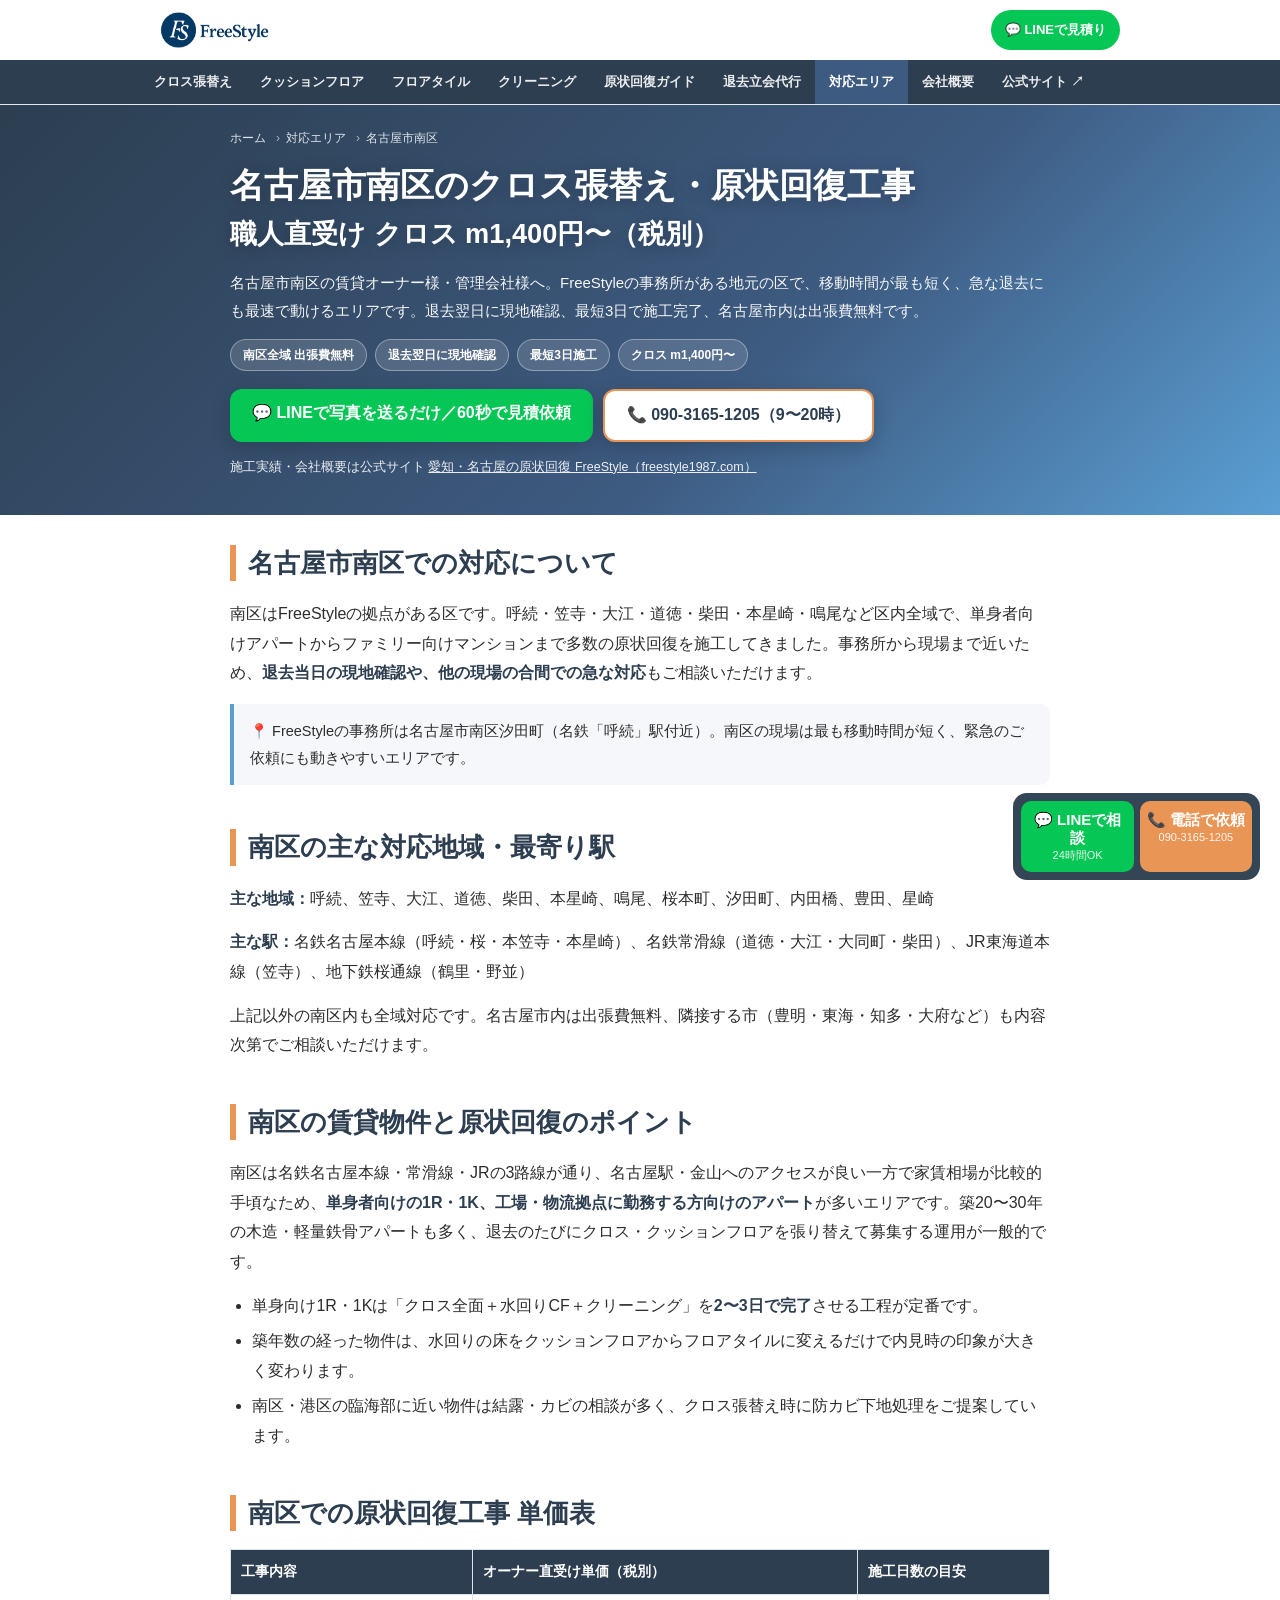
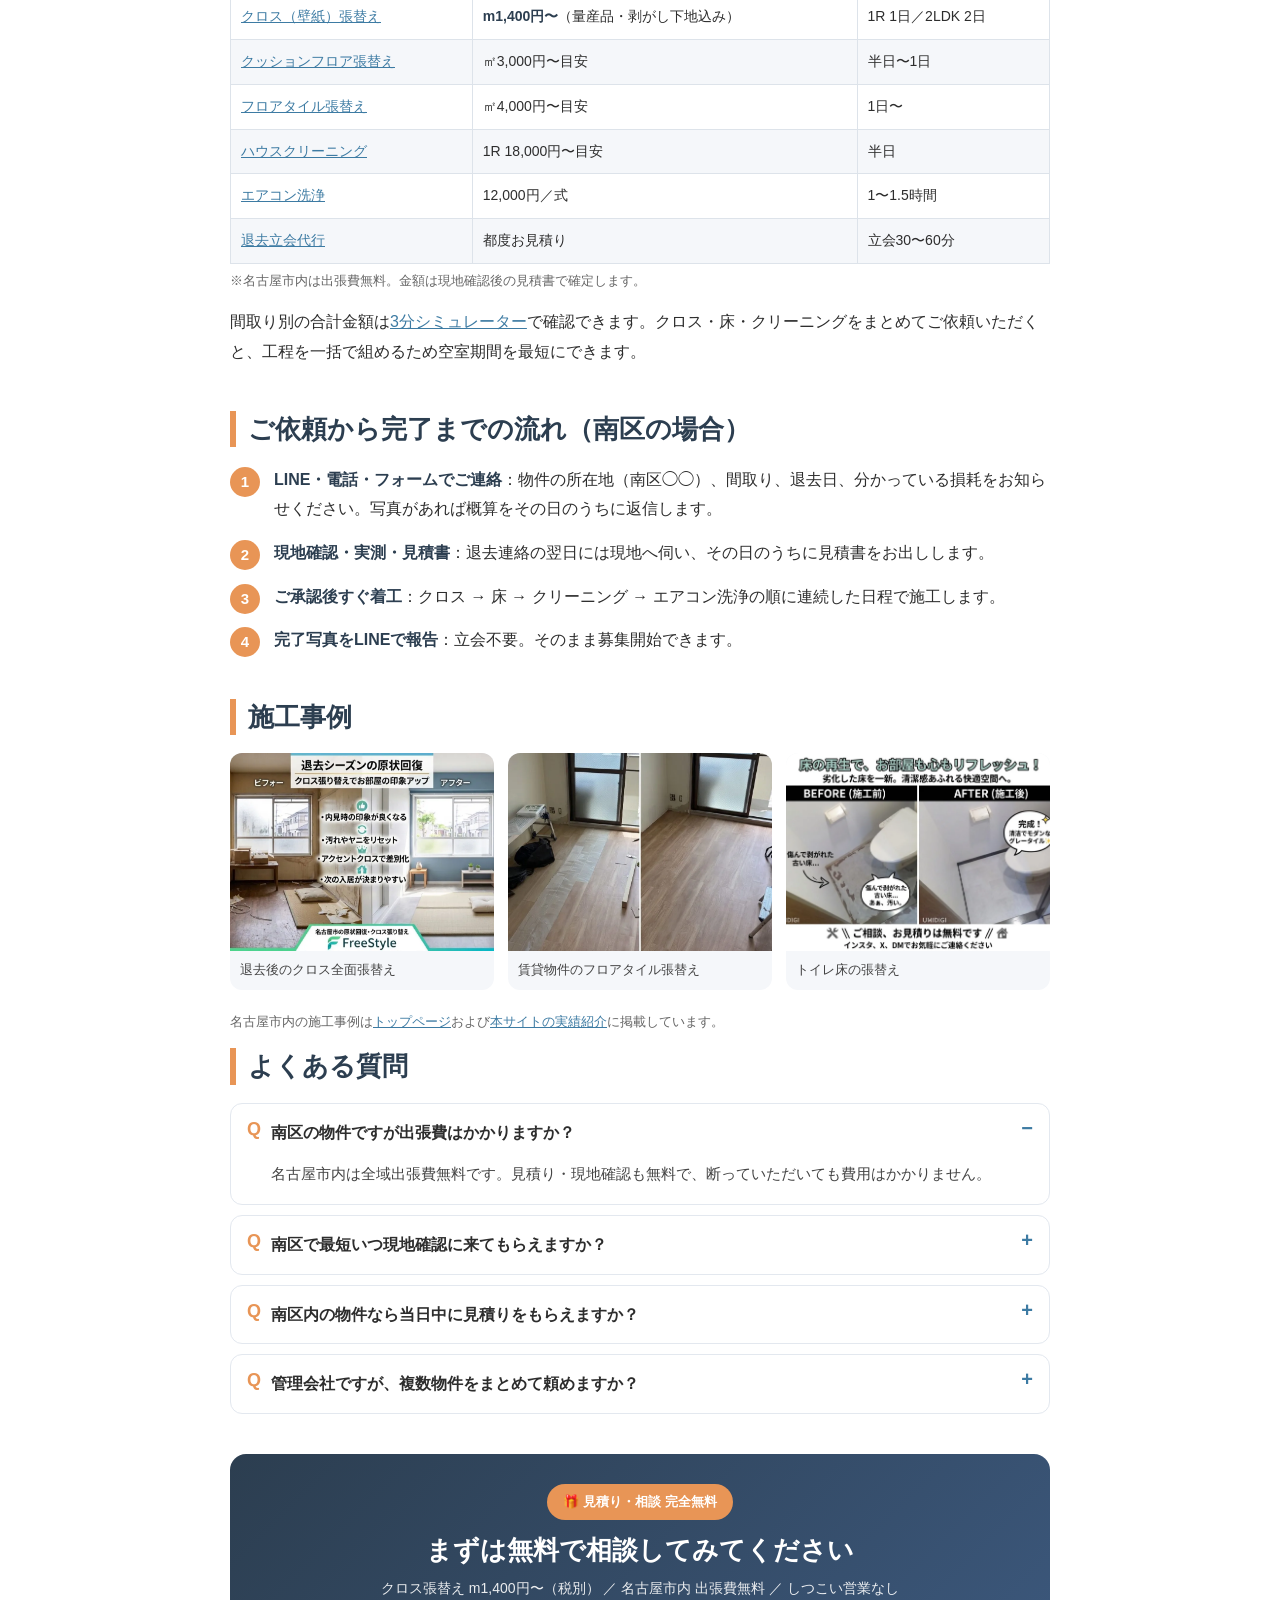
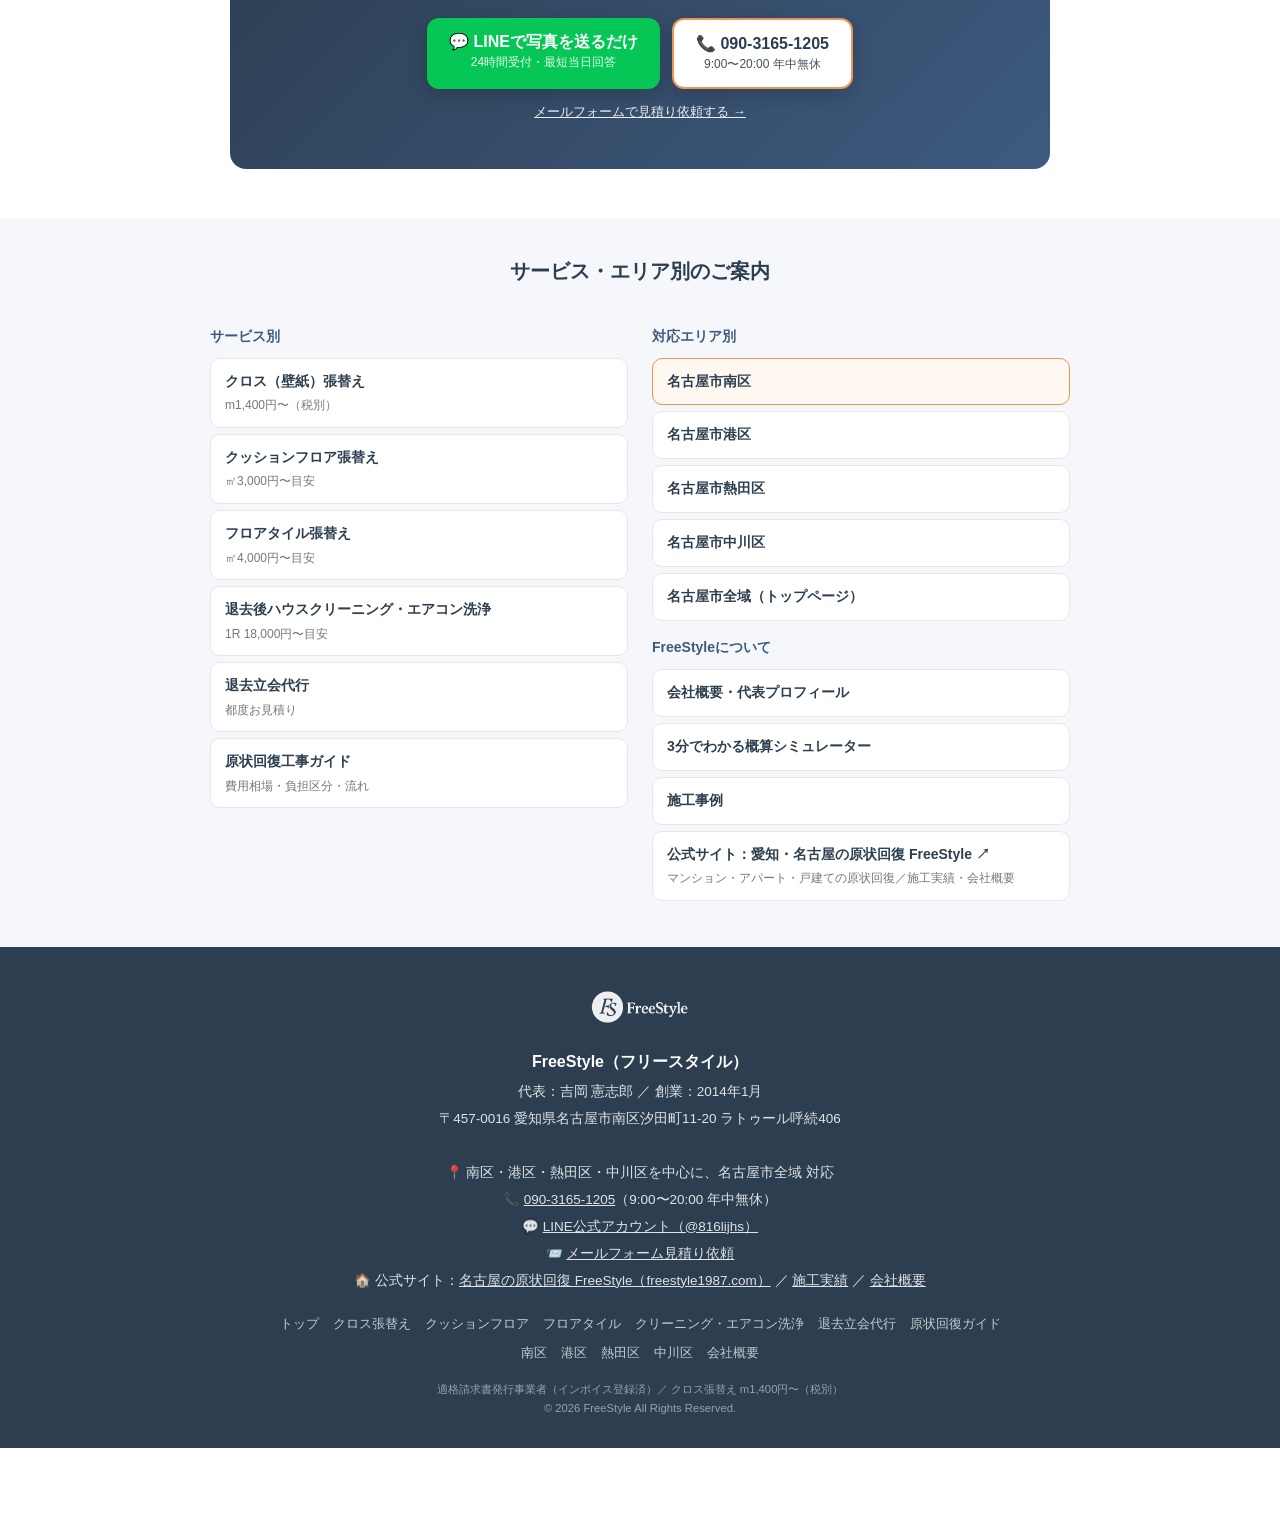
<file: area/minami/index.html>
<!DOCTYPE html>
<html lang="ja">
<head>
<meta charset="UTF-8">
<meta name="viewport" content="width=device-width, initial-scale=1.0">
<meta name="theme-color" content="#2c3e50">
<!-- Google tag (gtag.js) -->
<script async src="https://www.googletagmanager.com/gtag/js?id=G-MNE5F1QSGY"></script>
<script>
  window.dataLayer = window.dataLayer || [];
  function gtag(){dataLayer.push(arguments);}
  gtag('js', new Date());
  gtag('config', 'G-MNE5F1QSGY');
</script>

<title>名古屋市南区のクロス張替え・原状回復工事｜職人直受け m1,400円〜 FreeStyle</title>
<meta name="description" content="名古屋市南区（呼続・笠寺ほか）の賃貸オーナー・管理会社向け原状回復工事。クロス張替え m1,400円〜（税別）、クッションフロア・フロアタイル・ハウスクリーニング・エアコン洗浄・退去立会代行。事務所所在区で最速対応。退去翌日に現地確認、最短3日施工、出張費無料。">
<meta name="author" content="FreeStyle 吉岡憲志郎">
<meta name="robots" content="index,follow,max-image-preview:large">
<link rel="canonical" href="https://freestyle-nagoya.netlify.app/area/minami/">

<meta property="og:type" content="article">
<meta property="og:locale" content="ja_JP">
<meta property="og:title" content="名古屋市南区のクロス張替え・原状回復工事｜職人直受け m1,400円〜 FreeStyle">
<meta property="og:description" content="名古屋市南区（呼続・笠寺ほか）の賃貸オーナー・管理会社向け原状回復工事。クロス張替え m1,400円〜（税別）、クッションフロア・フロアタイル・ハウスクリーニング・エアコン洗浄・退去立会代行。事務所所在区で最速対応。退去翌日に現地確認、最短3日施工、出張費無料。">
<meta property="og:url" content="https://freestyle-nagoya.netlify.app/area/minami/">
<meta property="og:site_name" content="FreeStyle（フリースタイル）">
<meta property="og:image" content="https://freestyle-nagoya.netlify.app/img/og.png">
<meta property="og:image:width" content="1200">
<meta property="og:image:height" content="630">
<meta name="twitter:card" content="summary_large_image">

<link rel="icon" type="image/png" sizes="32x32" href="/img/favicon-32.png">
<link rel="icon" type="image/png" sizes="192x192" href="/img/favicon-192.png">
<link rel="apple-touch-icon" href="/img/apple-touch-icon.png">
<link rel="stylesheet" href="/assets/sub.css">

<script type="application/ld+json">
{
 "@context": "https://schema.org",
 "@type": "BreadcrumbList",
 "itemListElement": [
  {
   "@type": "ListItem",
   "position": 1,
   "name": "ホーム",
   "item": "https://freestyle-nagoya.netlify.app/"
  },
  {
   "@type": "ListItem",
   "position": 2,
   "name": "対応エリア",
   "item": "https://freestyle-nagoya.netlify.app/area/minami/"
  },
  {
   "@type": "ListItem",
   "position": 3,
   "name": "名古屋市南区",
   "item": "https://freestyle-nagoya.netlify.app/area/minami/"
  }
 ]
}
</script>
<script type="application/ld+json">
{
 "@context": "https://schema.org",
 "@type": "Service",
 "@id": "https://freestyle-nagoya.netlify.app/area/minami/#service",
 "name": "名古屋市南区の原状回復工事・クロス張替え",
 "serviceType": "原状回復工事",
 "description": "名古屋市南区の賃貸オーナー・管理会社向け原状回復工事（クロス張替え m1,400円〜、クッションフロア、フロアタイル、ハウスクリーニング、エアコン洗浄、退去立会代行）。",
 "url": "https://freestyle-nagoya.netlify.app/area/minami/",
 "provider": {
  "@id": "https://freestyle-nagoya.netlify.app/#business"
 },
 "areaServed": {
  "@type": "AdministrativeArea",
  "name": "名古屋市南区",
  "containedInPlace": {
   "@type": "City",
   "name": "名古屋市"
  }
 },
 "offers": {
  "@type": "Offer",
  "price": "1400",
  "priceCurrency": "JPY",
  "description": "クロス張替え m1,400円〜（税別）"
 }
}
</script>
<script type="application/ld+json">
{
 "@context": "https://schema.org",
 "@type": "FAQPage",
 "mainEntity": [
  {
   "@type": "Question",
   "name": "南区の物件ですが出張費はかかりますか？",
   "acceptedAnswer": {
    "@type": "Answer",
    "text": "名古屋市内は全域出張費無料です。見積り・現地確認も無料で、断っていただいても費用はかかりません。"
   }
  },
  {
   "@type": "Question",
   "name": "南区で最短いつ現地確認に来てもらえますか？",
   "acceptedAnswer": {
    "@type": "Answer",
    "text": "退去連絡の翌日には現地確認に伺います。空き状況によっては当日の対応もご相談ください。お急ぎの場合はお電話（090-3165-1205）が最も早いです。"
   }
  },
  {
   "@type": "Question",
   "name": "南区内の物件なら当日中に見積りをもらえますか？",
   "acceptedAnswer": {
    "@type": "Answer",
    "text": "空き状況次第ですが、南区内は事務所から近いため、午前中にご連絡いただければ当日中の現地確認・見積提出ができるケースも多いです。まずはLINEで写真をお送りください。"
   }
  },
  {
   "@type": "Question",
   "name": "管理会社ですが、複数物件をまとめて頼めますか？",
   "acceptedAnswer": {
    "@type": "Answer",
    "text": "はい。南区内・名古屋市内の複数物件をまとめてのご依頼も歓迎です。月締めのご請求や退去立会代行にも対応しています。"
   }
  }
 ]
}
</script>
</head>
<body>

<header class="site-header">
  <div class="site-header-inner">
    <a href="/" class="brand"><img src="/img/logo-sm.png" alt="FreeStyle（フリースタイル）名古屋の原状回復・クロス張替え" width="347" height="114"></a>
    <a href="https://line.me/R/ti/p/%40816lijhs" class="hdr-line" onclick="gtag('event','line_click',{location:'header'})">💬 LINEで見積り</a>
  </div>
  <nav class="site-nav" aria-label="サイト内ナビゲーション"><div class="site-nav-inner"><a href="/cross/">クロス張替え</a><a href="/cushion-floor/">クッションフロア</a><a href="/floor-tile/">フロアタイル</a><a href="/house-cleaning/">クリーニング</a><a href="/genjo-kaifuku/">原状回復ガイド</a><a href="/tachiai/">退去立会代行</a><a href="/area/minami/" class=active>対応エリア</a><a href="/company/">会社概要</a><a href="https://freestyle1987.com/" target=_blank rel=noopener>公式サイト ↗</a></div></nav>
</header>

<main>
<div class="page-hero">
  <div class="wrap">
    <nav class="breadcrumb" aria-label="パンくずリスト"><ol><li><a href="/">ホーム</a></li><li><a href="/area/minami/">対応エリア</a></li><li aria-current="page">名古屋市南区</li></ol></nav>
    <h1>名古屋市南区のクロス張替え・原状回復工事<br><span style='font-size:.8em'>職人直受け クロス m1,400円〜（税別）</span></h1>
    <p class="lead">名古屋市南区の賃貸オーナー様・管理会社様へ。FreeStyleの事務所がある地元の区で、移動時間が最も短く、急な退去にも最速で動けるエリアです。退去翌日に現地確認、最短3日で施工完了、名古屋市内は出張費無料です。</p>
    <div class="hero-tags"><span>南区全域 出張費無料</span><span>退去翌日に現地確認</span><span>最短3日施工</span><span>クロス m1,400円〜</span></div>
    <div class="hero-cta">
      <a href="https://line.me/R/ti/p/%40816lijhs" class="btn-line" onclick="gtag('event','line_click',{location:'subpage_hero'})">💬 LINEで写真を送るだけ／60秒で見積依頼</a>
      <a href="tel:09031651205" class="btn-tel" onclick="gtag('event','tel_click',{location:'subpage_hero'})">📞 090-3165-1205（9〜20時）</a>
    </div>
    <p class="hero-official">施工実績・会社概要は公式サイト <a href="https://freestyle1987.com/" target="_blank" rel="noopener">愛知・名古屋の原状回復 FreeStyle（freestyle1987.com）</a></p>
  </div>
</div>
<article class="wrap content">

<h2>名古屋市南区での対応について</h2>
<p>南区はFreeStyleの拠点がある区です。呼続・笠寺・大江・道徳・柴田・本星崎・鳴尾など区内全域で、単身者向けアパートからファミリー向けマンションまで多数の原状回復を施工してきました。事務所から現場まで近いため、<strong>退去当日の現地確認や、他の現場の合間での急な対応</strong>もご相談いただけます。</p>
<div class="point">📍 FreeStyleの事務所は名古屋市南区汐田町（名鉄「呼続」駅付近）。南区の現場は最も移動時間が短く、緊急のご依頼にも動きやすいエリアです。</div>

<h2>南区の主な対応地域・最寄り駅</h2>
<p><strong>主な地域：</strong>呼続、笠寺、大江、道徳、柴田、本星崎、鳴尾、桜本町、汐田町、内田橋、豊田、星崎</p>
<p><strong>主な駅：</strong>名鉄名古屋本線（呼続・桜・本笠寺・本星崎）、名鉄常滑線（道徳・大江・大同町・柴田）、JR東海道本線（笠寺）、地下鉄桜通線（鶴里・野並）</p>
<p>上記以外の南区内も全域対応です。名古屋市内は出張費無料、隣接する市（豊明・東海・知多・大府など）も内容次第でご相談いただけます。</p>

<h2>南区の賃貸物件と原状回復のポイント</h2>
<p>南区は名鉄名古屋本線・常滑線・JRの3路線が通り、名古屋駅・金山へのアクセスが良い一方で家賃相場が比較的手頃なため、<strong>単身者向けの1R・1K、工場・物流拠点に勤務する方向けのアパート</strong>が多いエリアです。築20〜30年の木造・軽量鉄骨アパートも多く、退去のたびにクロス・クッションフロアを張り替えて募集する運用が一般的です。</p><ul><li>単身向け1R・1Kは「クロス全面＋水回りCF＋クリーニング」を<strong>2〜3日で完了</strong>させる工程が定番です。</li><li>築年数の経った物件は、水回りの床をクッションフロアからフロアタイルに変えるだけで内見時の印象が大きく変わります。</li><li>南区・港区の臨海部に近い物件は結露・カビの相談が多く、クロス張替え時に防カビ下地処理をご提案しています。</li></ul>

<h2>南区での原状回復工事 単価表</h2>
<div class="tbl-wrap"><table><thead><tr><th>工事内容</th><th>オーナー直受け単価（税別）</th><th>施工日数の目安</th></tr></thead><tbody><tr><td><a href="/cross/">クロス（壁紙）張替え</a></td><td><strong>m1,400円〜</strong>（量産品・剥がし下地込み）</td><td>1R 1日／2LDK 2日</td></tr><tr><td><a href="/cushion-floor/">クッションフロア張替え</a></td><td>㎡3,000円〜目安</td><td>半日〜1日</td></tr><tr><td><a href="/floor-tile/">フロアタイル張替え</a></td><td>㎡4,000円〜目安</td><td>1日〜</td></tr><tr><td><a href="/house-cleaning/">ハウスクリーニング</a></td><td>1R 18,000円〜目安</td><td>半日</td></tr><tr><td><a href="/house-cleaning/">エアコン洗浄</a></td><td>12,000円／式</td><td>1〜1.5時間</td></tr><tr><td><a href="/tachiai/">退去立会代行</a></td><td>都度お見積り</td><td>立会30〜60分</td></tr></tbody></table></div><p class="tbl-note">※名古屋市内は出張費無料。金額は現地確認後の見積書で確定します。</p>
<p>間取り別の合計金額は<a href="/#simulator">3分シミュレーター</a>で確認できます。クロス・床・クリーニングをまとめてご依頼いただくと、工程を一括で組めるため空室期間を最短にできます。</p>

<h2>ご依頼から完了までの流れ（南区の場合）</h2>
<ol class="steps">
  <li><strong>LINE・電話・フォームでご連絡</strong>：物件の所在地（南区◯◯）、間取り、退去日、分かっている損耗をお知らせください。写真があれば概算をその日のうちに返信します。</li>
  <li><strong>現地確認・実測・見積書</strong>：退去連絡の翌日には現地へ伺い、その日のうちに見積書をお出しします。</li>
  <li><strong>ご承認後すぐ着工</strong>：クロス → 床 → クリーニング → エアコン洗浄の順に連続した日程で施工します。</li>
  <li><strong>完了写真をLINEで報告</strong>：立会不要。そのまま募集開始できます。</li>
</ol>

<h2>施工事例</h2>
<div class="works-grid">
  <figure><a href="/#works"><picture><source type="image/webp" srcset="/img/works/works-05-cross.webp"><img src="/img/works/works-05-cross.jpg" alt="名古屋市 退去後のクロス張替え 原状回復工事" loading="lazy" width="1200" height="654"></picture></a><figcaption>退去後のクロス全面張替え</figcaption></figure>
  <figure><a href="/#works"><picture><source type="image/webp" srcset="/img/works/works-01-floortile.webp"><img src="/img/works/works-01-floortile.jpg" alt="名古屋市の賃貸物件 フロアタイル張替え" loading="lazy" width="899" height="1200"></picture></a><figcaption>賃貸物件のフロアタイル張替え</figcaption></figure>
  <figure><a href="/#works"><picture><source type="image/webp" srcset="/img/works/works-03-toilet.webp"><img src="/img/works/works-03-toilet.jpg" alt="名古屋市 トイレ床の張替え" loading="lazy" width="1200" height="816"></picture></a><figcaption>トイレ床の張替え</figcaption></figure>
</div>
<p class="note">名古屋市内の施工事例は<a href="/#works">トップページ</a>および<a href="https://freestyle1987.com/works/" target="_blank" rel="noopener">本サイトの実績紹介</a>に掲載しています。</p>


<section class="sec">
  <h2>よくある質問</h2>
  <div class="faq-list">
    <div class="faq-item open">
      <div class="faq-q">南区の物件ですが出張費はかかりますか？</div>
      <div class="faq-a">名古屋市内は全域出張費無料です。見積り・現地確認も無料で、断っていただいても費用はかかりません。</div>
    </div>
    <div class="faq-item">
      <div class="faq-q">南区で最短いつ現地確認に来てもらえますか？</div>
      <div class="faq-a">退去連絡の翌日には現地確認に伺います。空き状況によっては当日の対応もご相談ください。お急ぎの場合はお電話（090-3165-1205）が最も早いです。</div>
    </div>
    <div class="faq-item">
      <div class="faq-q">南区内の物件なら当日中に見積りをもらえますか？</div>
      <div class="faq-a">空き状況次第ですが、南区内は事務所から近いため、午前中にご連絡いただければ当日中の現地確認・見積提出ができるケースも多いです。まずはLINEで写真をお送りください。</div>
    </div>
    <div class="faq-item">
      <div class="faq-q">管理会社ですが、複数物件をまとめて頼めますか？</div>
      <div class="faq-a">はい。南区内・名古屋市内の複数物件をまとめてのご依頼も歓迎です。月締めのご請求や退去立会代行にも対応しています。</div>
    </div>
  </div>
</section>


<div class="cta-box">
  <div class="cta-badge">🎁 見積り・相談 完全無料</div>
  <h2>まずは無料で相談してみてください</h2>
  <p>クロス張替え m1,400円〜（税別） ／ 名古屋市内 出張費無料 ／ しつこい営業なし</p>
  <div class="cta-buttons">
    <a href="https://line.me/R/ti/p/%40816lijhs" class="btn-line" onclick="gtag('event','line_click',{location:'subpage_bottom'})">💬 LINEで写真を送るだけ<span>24時間受付・最短当日回答</span></a>
    <a href="tel:09031651205" class="btn-tel" onclick="gtag('event','tel_click',{location:'subpage_bottom'})">📞 090-3165-1205<span>9:00〜20:00 年中無休</span></a>
  </div>
  <p class="cta-form-link"><a href="/#contact-form">メールフォームで見積り依頼する →</a></p>
</div>

</article>

<section class="sec related">
  <h2>サービス・エリア別のご案内</h2>
  <div class="related-cols">
    <div>
      <h3>サービス別</h3>
      <ul class="link-list"><li><a href="/cross/">クロス（壁紙）張替え<small>m1,400円〜（税別）</small></a></li><li><a href="/cushion-floor/">クッションフロア張替え<small>㎡3,000円〜目安</small></a></li><li><a href="/floor-tile/">フロアタイル張替え<small>㎡4,000円〜目安</small></a></li><li><a href="/house-cleaning/">退去後ハウスクリーニング・エアコン洗浄<small>1R 18,000円〜目安</small></a></li><li><a href="/tachiai/">退去立会代行<small>都度お見積り</small></a></li>
        <li><a href="/genjo-kaifuku/">原状回復工事ガイド<small>費用相場・負担区分・流れ</small></a></li>
      </ul>
    </div>
    <div>
      <h3>対応エリア別</h3>
      <ul class="link-list"><li><a href="/area/minami/" class=current>名古屋市南区</a></li><li><a href="/area/minato/">名古屋市港区</a></li><li><a href="/area/atsuta/">名古屋市熱田区</a></li><li><a href="/area/nakagawa/">名古屋市中川区</a></li>
        <li><a href="/">名古屋市全域（トップページ）</a></li>
      </ul>
      <h3>FreeStyleについて</h3>
      <ul class="link-list">
        <li><a href="/company/">会社概要・代表プロフィール</a></li>
        <li><a href="/#simulator">3分でわかる概算シミュレーター</a></li>
        <li><a href="/#works">施工事例</a></li>
        <li><a href="https://freestyle1987.com/" target="_blank" rel="noopener">公式サイト：愛知・名古屋の原状回復 FreeStyle ↗<small>マンション・アパート・戸建ての原状回復／施工実績・会社概要</small></a></li>
      </ul>
    </div>
  </div>
</section>

</main>

<footer>
  <a href="/"><img src="/img/logo-sm.png" alt="FreeStyle" class="footer-logo" width="347" height="114"></a><br>
  <strong>FreeStyle（フリースタイル）</strong><br>
  代表：吉岡 憲志郎 ／ 創業：2014年1月<br>
  〒457-0016 愛知県名古屋市南区汐田町11-20 ラトゥール呼続406<br><br>
  📍 南区・港区・熱田区・中川区を中心に、名古屋市全域 対応<br>
  📞 <a href="tel:09031651205">090-3165-1205</a>（9:00〜20:00 年中無休）<br>
  💬 <a href="https://line.me/R/ti/p/%40816lijhs">LINE公式アカウント（@816lijhs）</a><br>
  📨 <a href="/#contact-form">メールフォーム見積り依頼</a><br>
  🏠 公式サイト：<a href="https://freestyle1987.com/" target="_blank" rel="noopener">名古屋の原状回復 FreeStyle（freestyle1987.com）</a> ／ <a href="https://freestyle1987.com/works/" target="_blank" rel="noopener">施工実績</a> ／ <a href="https://freestyle1987.com/company/" target="_blank" rel="noopener">会社概要</a><br>
  <nav class="footer-nav" aria-label="フッターナビゲーション">
    <a href="/">トップ</a>
    <a href="/cross/">クロス張替え</a>
    <a href="/cushion-floor/">クッションフロア</a>
    <a href="/floor-tile/">フロアタイル</a>
    <a href="/house-cleaning/">クリーニング・エアコン洗浄</a>
    <a href="/tachiai/">退去立会代行</a>
    <a href="/genjo-kaifuku/">原状回復ガイド</a>
    <a href="/area/minami/">南区</a>
    <a href="/area/minato/">港区</a>
    <a href="/area/atsuta/">熱田区</a>
    <a href="/area/nakagawa/">中川区</a>
    <a href="/company/">会社概要</a>
  </nav>
  <small>適格請求書発行事業者（インボイス登録済）／ クロス張替え m1,400円〜（税別）<br>© 2026 FreeStyle All Rights Reserved.</small>
</footer>

<div class="sticky-cta">
  <a href="https://line.me/R/ti/p/%40816lijhs" class="sticky-line" onclick="gtag('event','line_click',{location:'sticky_bar'})">💬 LINEで相談<span>24時間OK</span></a>
  <a href="tel:09031651205" class="sticky-tel" onclick="gtag('event','tel_click',{location:'sticky_bar'})">📞 電話で依頼<span>090-3165-1205</span></a>
</div>

<script>
(function() {
  document.querySelectorAll('.faq-item').forEach(function(item) {
    var q = item.querySelector('.faq-q');
    if (!q) return;
    q.setAttribute('role', 'button');
    q.setAttribute('tabindex', '0');
    q.setAttribute('aria-expanded', item.classList.contains('open') ? 'true' : 'false');
    function toggle() {
      var open = item.classList.toggle('open');
      q.setAttribute('aria-expanded', open ? 'true' : 'false');
    }
    q.addEventListener('click', toggle);
    q.addEventListener('keydown', function(e) {
      if (e.key === 'Enter' || e.key === ' ') { e.preventDefault(); toggle(); }
    });
  });
})();
</script>

</body>
</html>
</file>
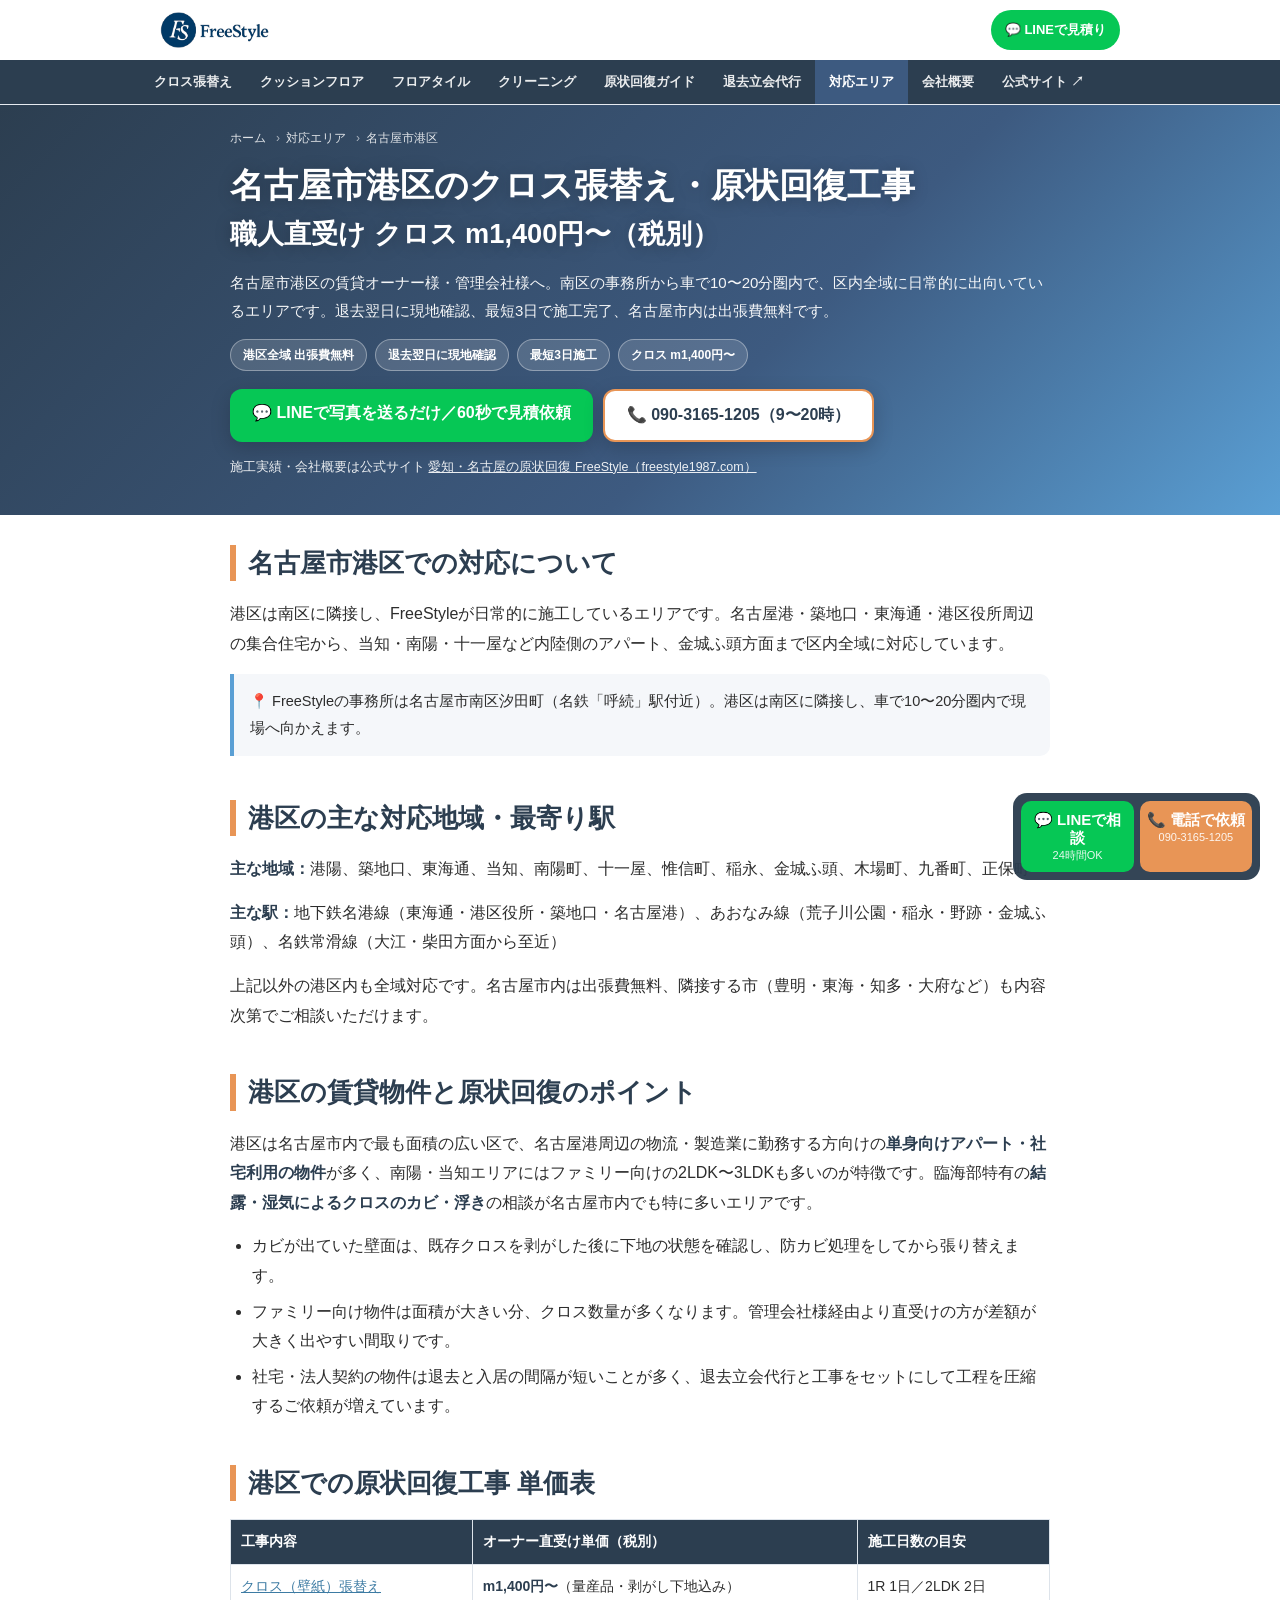
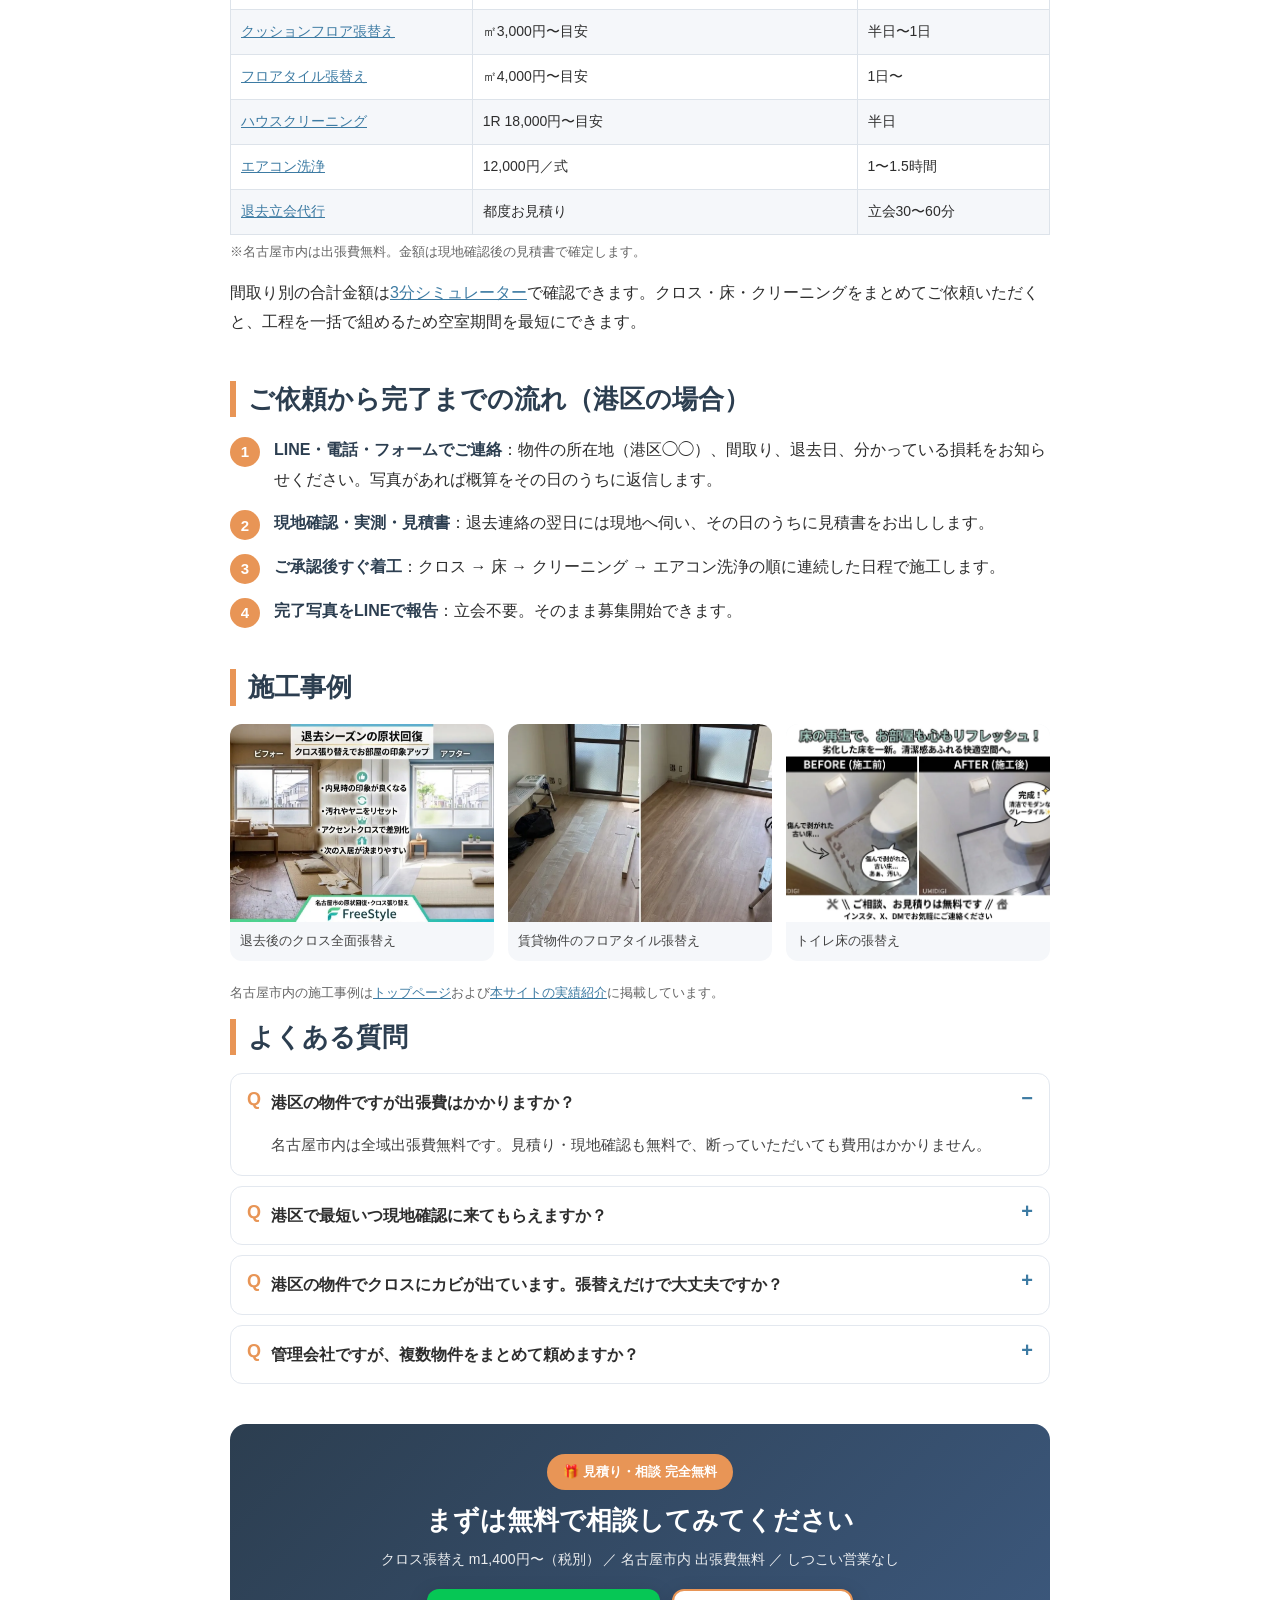
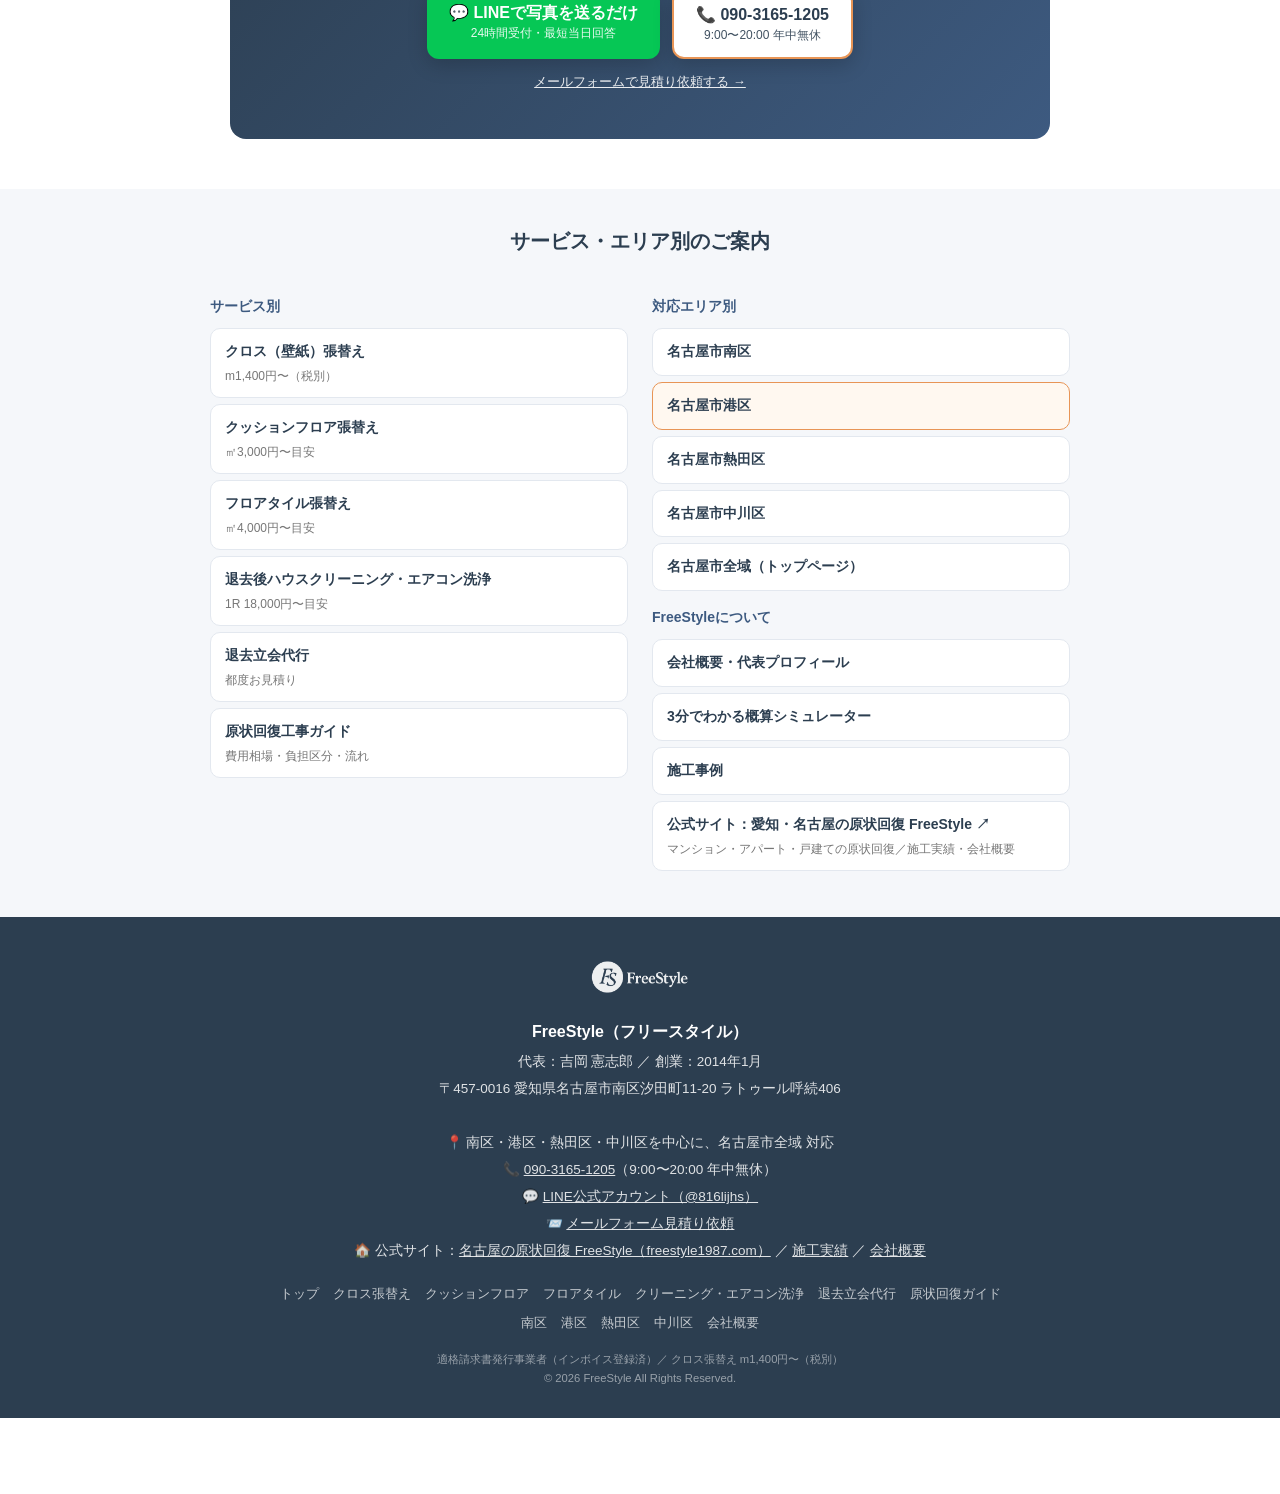
<file: area/minato/index.html>
<!DOCTYPE html>
<html lang="ja">
<head>
<meta charset="UTF-8">
<meta name="viewport" content="width=device-width, initial-scale=1.0">
<meta name="theme-color" content="#2c3e50">
<!-- Google tag (gtag.js) -->
<script async src="https://www.googletagmanager.com/gtag/js?id=G-MNE5F1QSGY"></script>
<script>
  window.dataLayer = window.dataLayer || [];
  function gtag(){dataLayer.push(arguments);}
  gtag('js', new Date());
  gtag('config', 'G-MNE5F1QSGY');
</script>

<title>名古屋市港区のクロス張替え・原状回復工事｜職人直受け m1,400円〜 FreeStyle</title>
<meta name="description" content="名古屋市港区（港陽・築地口ほか）の賃貸オーナー・管理会社向け原状回復工事。クロス張替え m1,400円〜（税別）、クッションフロア・フロアタイル・ハウスクリーニング・エアコン洗浄・退去立会代行。退去翌日に現地確認、最短3日施工、出張費無料。">
<meta name="author" content="FreeStyle 吉岡憲志郎">
<meta name="robots" content="index,follow,max-image-preview:large">
<link rel="canonical" href="https://freestyle-nagoya.netlify.app/area/minato/">

<meta property="og:type" content="article">
<meta property="og:locale" content="ja_JP">
<meta property="og:title" content="名古屋市港区のクロス張替え・原状回復工事｜職人直受け m1,400円〜 FreeStyle">
<meta property="og:description" content="名古屋市港区（港陽・築地口ほか）の賃貸オーナー・管理会社向け原状回復工事。クロス張替え m1,400円〜（税別）、クッションフロア・フロアタイル・ハウスクリーニング・エアコン洗浄・退去立会代行。退去翌日に現地確認、最短3日施工、出張費無料。">
<meta property="og:url" content="https://freestyle-nagoya.netlify.app/area/minato/">
<meta property="og:site_name" content="FreeStyle（フリースタイル）">
<meta property="og:image" content="https://freestyle-nagoya.netlify.app/img/og.png">
<meta property="og:image:width" content="1200">
<meta property="og:image:height" content="630">
<meta name="twitter:card" content="summary_large_image">

<link rel="icon" type="image/png" sizes="32x32" href="/img/favicon-32.png">
<link rel="icon" type="image/png" sizes="192x192" href="/img/favicon-192.png">
<link rel="apple-touch-icon" href="/img/apple-touch-icon.png">
<link rel="stylesheet" href="/assets/sub.css">

<script type="application/ld+json">
{
 "@context": "https://schema.org",
 "@type": "BreadcrumbList",
 "itemListElement": [
  {
   "@type": "ListItem",
   "position": 1,
   "name": "ホーム",
   "item": "https://freestyle-nagoya.netlify.app/"
  },
  {
   "@type": "ListItem",
   "position": 2,
   "name": "対応エリア",
   "item": "https://freestyle-nagoya.netlify.app/area/minami/"
  },
  {
   "@type": "ListItem",
   "position": 3,
   "name": "名古屋市港区",
   "item": "https://freestyle-nagoya.netlify.app/area/minato/"
  }
 ]
}
</script>
<script type="application/ld+json">
{
 "@context": "https://schema.org",
 "@type": "Service",
 "@id": "https://freestyle-nagoya.netlify.app/area/minato/#service",
 "name": "名古屋市港区の原状回復工事・クロス張替え",
 "serviceType": "原状回復工事",
 "description": "名古屋市港区の賃貸オーナー・管理会社向け原状回復工事（クロス張替え m1,400円〜、クッションフロア、フロアタイル、ハウスクリーニング、エアコン洗浄、退去立会代行）。",
 "url": "https://freestyle-nagoya.netlify.app/area/minato/",
 "provider": {
  "@id": "https://freestyle-nagoya.netlify.app/#business"
 },
 "areaServed": {
  "@type": "AdministrativeArea",
  "name": "名古屋市港区",
  "containedInPlace": {
   "@type": "City",
   "name": "名古屋市"
  }
 },
 "offers": {
  "@type": "Offer",
  "price": "1400",
  "priceCurrency": "JPY",
  "description": "クロス張替え m1,400円〜（税別）"
 }
}
</script>
<script type="application/ld+json">
{
 "@context": "https://schema.org",
 "@type": "FAQPage",
 "mainEntity": [
  {
   "@type": "Question",
   "name": "港区の物件ですが出張費はかかりますか？",
   "acceptedAnswer": {
    "@type": "Answer",
    "text": "名古屋市内は全域出張費無料です。見積り・現地確認も無料で、断っていただいても費用はかかりません。"
   }
  },
  {
   "@type": "Question",
   "name": "港区で最短いつ現地確認に来てもらえますか？",
   "acceptedAnswer": {
    "@type": "Answer",
    "text": "退去連絡の翌日には現地確認に伺います。空き状況によっては当日の対応もご相談ください。お急ぎの場合はお電話（090-3165-1205）が最も早いです。"
   }
  },
  {
   "@type": "Question",
   "name": "港区の物件でクロスにカビが出ています。張替えだけで大丈夫ですか？",
   "acceptedAnswer": {
    "@type": "Answer",
    "text": "表面のカビであれば、既存クロスを剥がして下地を確認し、防カビ処理のうえ張り替えることで対応できます。下地ボードまで傷んでいる場合は現地確認時にご説明します。結露が原因の場合は換気・断熱の改善もあわせてご提案します。"
   }
  },
  {
   "@type": "Question",
   "name": "管理会社ですが、複数物件をまとめて頼めますか？",
   "acceptedAnswer": {
    "@type": "Answer",
    "text": "はい。港区内・名古屋市内の複数物件をまとめてのご依頼も歓迎です。月締めのご請求や退去立会代行にも対応しています。"
   }
  }
 ]
}
</script>
</head>
<body>

<header class="site-header">
  <div class="site-header-inner">
    <a href="/" class="brand"><img src="/img/logo-sm.png" alt="FreeStyle（フリースタイル）名古屋の原状回復・クロス張替え" width="347" height="114"></a>
    <a href="https://line.me/R/ti/p/%40816lijhs" class="hdr-line" onclick="gtag('event','line_click',{location:'header'})">💬 LINEで見積り</a>
  </div>
  <nav class="site-nav" aria-label="サイト内ナビゲーション"><div class="site-nav-inner"><a href="/cross/">クロス張替え</a><a href="/cushion-floor/">クッションフロア</a><a href="/floor-tile/">フロアタイル</a><a href="/house-cleaning/">クリーニング</a><a href="/genjo-kaifuku/">原状回復ガイド</a><a href="/tachiai/">退去立会代行</a><a href="/area/minami/" class=active>対応エリア</a><a href="/company/">会社概要</a><a href="https://freestyle1987.com/" target=_blank rel=noopener>公式サイト ↗</a></div></nav>
</header>

<main>
<div class="page-hero">
  <div class="wrap">
    <nav class="breadcrumb" aria-label="パンくずリスト"><ol><li><a href="/">ホーム</a></li><li><a href="/area/minami/">対応エリア</a></li><li aria-current="page">名古屋市港区</li></ol></nav>
    <h1>名古屋市港区のクロス張替え・原状回復工事<br><span style='font-size:.8em'>職人直受け クロス m1,400円〜（税別）</span></h1>
    <p class="lead">名古屋市港区の賃貸オーナー様・管理会社様へ。南区の事務所から車で10〜20分圏内で、区内全域に日常的に出向いているエリアです。退去翌日に現地確認、最短3日で施工完了、名古屋市内は出張費無料です。</p>
    <div class="hero-tags"><span>港区全域 出張費無料</span><span>退去翌日に現地確認</span><span>最短3日施工</span><span>クロス m1,400円〜</span></div>
    <div class="hero-cta">
      <a href="https://line.me/R/ti/p/%40816lijhs" class="btn-line" onclick="gtag('event','line_click',{location:'subpage_hero'})">💬 LINEで写真を送るだけ／60秒で見積依頼</a>
      <a href="tel:09031651205" class="btn-tel" onclick="gtag('event','tel_click',{location:'subpage_hero'})">📞 090-3165-1205（9〜20時）</a>
    </div>
    <p class="hero-official">施工実績・会社概要は公式サイト <a href="https://freestyle1987.com/" target="_blank" rel="noopener">愛知・名古屋の原状回復 FreeStyle（freestyle1987.com）</a></p>
  </div>
</div>
<article class="wrap content">

<h2>名古屋市港区での対応について</h2>
<p>港区は南区に隣接し、FreeStyleが日常的に施工しているエリアです。名古屋港・築地口・東海通・港区役所周辺の集合住宅から、当知・南陽・十一屋など内陸側のアパート、金城ふ頭方面まで区内全域に対応しています。</p>
<div class="point">📍 FreeStyleの事務所は名古屋市南区汐田町（名鉄「呼続」駅付近）。港区は南区に隣接し、車で10〜20分圏内で現場へ向かえます。</div>

<h2>港区の主な対応地域・最寄り駅</h2>
<p><strong>主な地域：</strong>港陽、築地口、東海通、当知、南陽町、十一屋、惟信町、稲永、金城ふ頭、木場町、九番町、正保町</p>
<p><strong>主な駅：</strong>地下鉄名港線（東海通・港区役所・築地口・名古屋港）、あおなみ線（荒子川公園・稲永・野跡・金城ふ頭）、名鉄常滑線（大江・柴田方面から至近）</p>
<p>上記以外の港区内も全域対応です。名古屋市内は出張費無料、隣接する市（豊明・東海・知多・大府など）も内容次第でご相談いただけます。</p>

<h2>港区の賃貸物件と原状回復のポイント</h2>
<p>港区は名古屋市内で最も面積の広い区で、名古屋港周辺の物流・製造業に勤務する方向けの<strong>単身向けアパート・社宅利用の物件</strong>が多く、南陽・当知エリアにはファミリー向けの2LDK〜3LDKも多いのが特徴です。臨海部特有の<strong>結露・湿気によるクロスのカビ・浮き</strong>の相談が名古屋市内でも特に多いエリアです。</p><ul><li>カビが出ていた壁面は、既存クロスを剥がした後に下地の状態を確認し、防カビ処理をしてから張り替えます。</li><li>ファミリー向け物件は面積が大きい分、クロス数量が多くなります。管理会社様経由より直受けの方が差額が大きく出やすい間取りです。</li><li>社宅・法人契約の物件は退去と入居の間隔が短いことが多く、退去立会代行と工事をセットにして工程を圧縮するご依頼が増えています。</li></ul>

<h2>港区での原状回復工事 単価表</h2>
<div class="tbl-wrap"><table><thead><tr><th>工事内容</th><th>オーナー直受け単価（税別）</th><th>施工日数の目安</th></tr></thead><tbody><tr><td><a href="/cross/">クロス（壁紙）張替え</a></td><td><strong>m1,400円〜</strong>（量産品・剥がし下地込み）</td><td>1R 1日／2LDK 2日</td></tr><tr><td><a href="/cushion-floor/">クッションフロア張替え</a></td><td>㎡3,000円〜目安</td><td>半日〜1日</td></tr><tr><td><a href="/floor-tile/">フロアタイル張替え</a></td><td>㎡4,000円〜目安</td><td>1日〜</td></tr><tr><td><a href="/house-cleaning/">ハウスクリーニング</a></td><td>1R 18,000円〜目安</td><td>半日</td></tr><tr><td><a href="/house-cleaning/">エアコン洗浄</a></td><td>12,000円／式</td><td>1〜1.5時間</td></tr><tr><td><a href="/tachiai/">退去立会代行</a></td><td>都度お見積り</td><td>立会30〜60分</td></tr></tbody></table></div><p class="tbl-note">※名古屋市内は出張費無料。金額は現地確認後の見積書で確定します。</p>
<p>間取り別の合計金額は<a href="/#simulator">3分シミュレーター</a>で確認できます。クロス・床・クリーニングをまとめてご依頼いただくと、工程を一括で組めるため空室期間を最短にできます。</p>

<h2>ご依頼から完了までの流れ（港区の場合）</h2>
<ol class="steps">
  <li><strong>LINE・電話・フォームでご連絡</strong>：物件の所在地（港区◯◯）、間取り、退去日、分かっている損耗をお知らせください。写真があれば概算をその日のうちに返信します。</li>
  <li><strong>現地確認・実測・見積書</strong>：退去連絡の翌日には現地へ伺い、その日のうちに見積書をお出しします。</li>
  <li><strong>ご承認後すぐ着工</strong>：クロス → 床 → クリーニング → エアコン洗浄の順に連続した日程で施工します。</li>
  <li><strong>完了写真をLINEで報告</strong>：立会不要。そのまま募集開始できます。</li>
</ol>

<h2>施工事例</h2>
<div class="works-grid">
  <figure><a href="/#works"><picture><source type="image/webp" srcset="/img/works/works-05-cross.webp"><img src="/img/works/works-05-cross.jpg" alt="名古屋市 退去後のクロス張替え 原状回復工事" loading="lazy" width="1200" height="654"></picture></a><figcaption>退去後のクロス全面張替え</figcaption></figure>
  <figure><a href="/#works"><picture><source type="image/webp" srcset="/img/works/works-01-floortile.webp"><img src="/img/works/works-01-floortile.jpg" alt="名古屋市の賃貸物件 フロアタイル張替え" loading="lazy" width="899" height="1200"></picture></a><figcaption>賃貸物件のフロアタイル張替え</figcaption></figure>
  <figure><a href="/#works"><picture><source type="image/webp" srcset="/img/works/works-03-toilet.webp"><img src="/img/works/works-03-toilet.jpg" alt="名古屋市 トイレ床の張替え" loading="lazy" width="1200" height="816"></picture></a><figcaption>トイレ床の張替え</figcaption></figure>
</div>
<p class="note">名古屋市内の施工事例は<a href="/#works">トップページ</a>および<a href="https://freestyle1987.com/works/" target="_blank" rel="noopener">本サイトの実績紹介</a>に掲載しています。</p>


<section class="sec">
  <h2>よくある質問</h2>
  <div class="faq-list">
    <div class="faq-item open">
      <div class="faq-q">港区の物件ですが出張費はかかりますか？</div>
      <div class="faq-a">名古屋市内は全域出張費無料です。見積り・現地確認も無料で、断っていただいても費用はかかりません。</div>
    </div>
    <div class="faq-item">
      <div class="faq-q">港区で最短いつ現地確認に来てもらえますか？</div>
      <div class="faq-a">退去連絡の翌日には現地確認に伺います。空き状況によっては当日の対応もご相談ください。お急ぎの場合はお電話（090-3165-1205）が最も早いです。</div>
    </div>
    <div class="faq-item">
      <div class="faq-q">港区の物件でクロスにカビが出ています。張替えだけで大丈夫ですか？</div>
      <div class="faq-a">表面のカビであれば、既存クロスを剥がして下地を確認し、防カビ処理のうえ張り替えることで対応できます。下地ボードまで傷んでいる場合は現地確認時にご説明します。結露が原因の場合は換気・断熱の改善もあわせてご提案します。</div>
    </div>
    <div class="faq-item">
      <div class="faq-q">管理会社ですが、複数物件をまとめて頼めますか？</div>
      <div class="faq-a">はい。港区内・名古屋市内の複数物件をまとめてのご依頼も歓迎です。月締めのご請求や退去立会代行にも対応しています。</div>
    </div>
  </div>
</section>


<div class="cta-box">
  <div class="cta-badge">🎁 見積り・相談 完全無料</div>
  <h2>まずは無料で相談してみてください</h2>
  <p>クロス張替え m1,400円〜（税別） ／ 名古屋市内 出張費無料 ／ しつこい営業なし</p>
  <div class="cta-buttons">
    <a href="https://line.me/R/ti/p/%40816lijhs" class="btn-line" onclick="gtag('event','line_click',{location:'subpage_bottom'})">💬 LINEで写真を送るだけ<span>24時間受付・最短当日回答</span></a>
    <a href="tel:09031651205" class="btn-tel" onclick="gtag('event','tel_click',{location:'subpage_bottom'})">📞 090-3165-1205<span>9:00〜20:00 年中無休</span></a>
  </div>
  <p class="cta-form-link"><a href="/#contact-form">メールフォームで見積り依頼する →</a></p>
</div>

</article>

<section class="sec related">
  <h2>サービス・エリア別のご案内</h2>
  <div class="related-cols">
    <div>
      <h3>サービス別</h3>
      <ul class="link-list"><li><a href="/cross/">クロス（壁紙）張替え<small>m1,400円〜（税別）</small></a></li><li><a href="/cushion-floor/">クッションフロア張替え<small>㎡3,000円〜目安</small></a></li><li><a href="/floor-tile/">フロアタイル張替え<small>㎡4,000円〜目安</small></a></li><li><a href="/house-cleaning/">退去後ハウスクリーニング・エアコン洗浄<small>1R 18,000円〜目安</small></a></li><li><a href="/tachiai/">退去立会代行<small>都度お見積り</small></a></li>
        <li><a href="/genjo-kaifuku/">原状回復工事ガイド<small>費用相場・負担区分・流れ</small></a></li>
      </ul>
    </div>
    <div>
      <h3>対応エリア別</h3>
      <ul class="link-list"><li><a href="/area/minami/">名古屋市南区</a></li><li><a href="/area/minato/" class=current>名古屋市港区</a></li><li><a href="/area/atsuta/">名古屋市熱田区</a></li><li><a href="/area/nakagawa/">名古屋市中川区</a></li>
        <li><a href="/">名古屋市全域（トップページ）</a></li>
      </ul>
      <h3>FreeStyleについて</h3>
      <ul class="link-list">
        <li><a href="/company/">会社概要・代表プロフィール</a></li>
        <li><a href="/#simulator">3分でわかる概算シミュレーター</a></li>
        <li><a href="/#works">施工事例</a></li>
        <li><a href="https://freestyle1987.com/" target="_blank" rel="noopener">公式サイト：愛知・名古屋の原状回復 FreeStyle ↗<small>マンション・アパート・戸建ての原状回復／施工実績・会社概要</small></a></li>
      </ul>
    </div>
  </div>
</section>

</main>

<footer>
  <a href="/"><img src="/img/logo-sm.png" alt="FreeStyle" class="footer-logo" width="347" height="114"></a><br>
  <strong>FreeStyle（フリースタイル）</strong><br>
  代表：吉岡 憲志郎 ／ 創業：2014年1月<br>
  〒457-0016 愛知県名古屋市南区汐田町11-20 ラトゥール呼続406<br><br>
  📍 南区・港区・熱田区・中川区を中心に、名古屋市全域 対応<br>
  📞 <a href="tel:09031651205">090-3165-1205</a>（9:00〜20:00 年中無休）<br>
  💬 <a href="https://line.me/R/ti/p/%40816lijhs">LINE公式アカウント（@816lijhs）</a><br>
  📨 <a href="/#contact-form">メールフォーム見積り依頼</a><br>
  🏠 公式サイト：<a href="https://freestyle1987.com/" target="_blank" rel="noopener">名古屋の原状回復 FreeStyle（freestyle1987.com）</a> ／ <a href="https://freestyle1987.com/works/" target="_blank" rel="noopener">施工実績</a> ／ <a href="https://freestyle1987.com/company/" target="_blank" rel="noopener">会社概要</a><br>
  <nav class="footer-nav" aria-label="フッターナビゲーション">
    <a href="/">トップ</a>
    <a href="/cross/">クロス張替え</a>
    <a href="/cushion-floor/">クッションフロア</a>
    <a href="/floor-tile/">フロアタイル</a>
    <a href="/house-cleaning/">クリーニング・エアコン洗浄</a>
    <a href="/tachiai/">退去立会代行</a>
    <a href="/genjo-kaifuku/">原状回復ガイド</a>
    <a href="/area/minami/">南区</a>
    <a href="/area/minato/">港区</a>
    <a href="/area/atsuta/">熱田区</a>
    <a href="/area/nakagawa/">中川区</a>
    <a href="/company/">会社概要</a>
  </nav>
  <small>適格請求書発行事業者（インボイス登録済）／ クロス張替え m1,400円〜（税別）<br>© 2026 FreeStyle All Rights Reserved.</small>
</footer>

<div class="sticky-cta">
  <a href="https://line.me/R/ti/p/%40816lijhs" class="sticky-line" onclick="gtag('event','line_click',{location:'sticky_bar'})">💬 LINEで相談<span>24時間OK</span></a>
  <a href="tel:09031651205" class="sticky-tel" onclick="gtag('event','tel_click',{location:'sticky_bar'})">📞 電話で依頼<span>090-3165-1205</span></a>
</div>

<script>
(function() {
  document.querySelectorAll('.faq-item').forEach(function(item) {
    var q = item.querySelector('.faq-q');
    if (!q) return;
    q.setAttribute('role', 'button');
    q.setAttribute('tabindex', '0');
    q.setAttribute('aria-expanded', item.classList.contains('open') ? 'true' : 'false');
    function toggle() {
      var open = item.classList.toggle('open');
      q.setAttribute('aria-expanded', open ? 'true' : 'false');
    }
    q.addEventListener('click', toggle);
    q.addEventListener('keydown', function(e) {
      if (e.key === 'Enter' || e.key === ' ') { e.preventDefault(); toggle(); }
    });
  });
})();
</script>

</body>
</html>
</file>
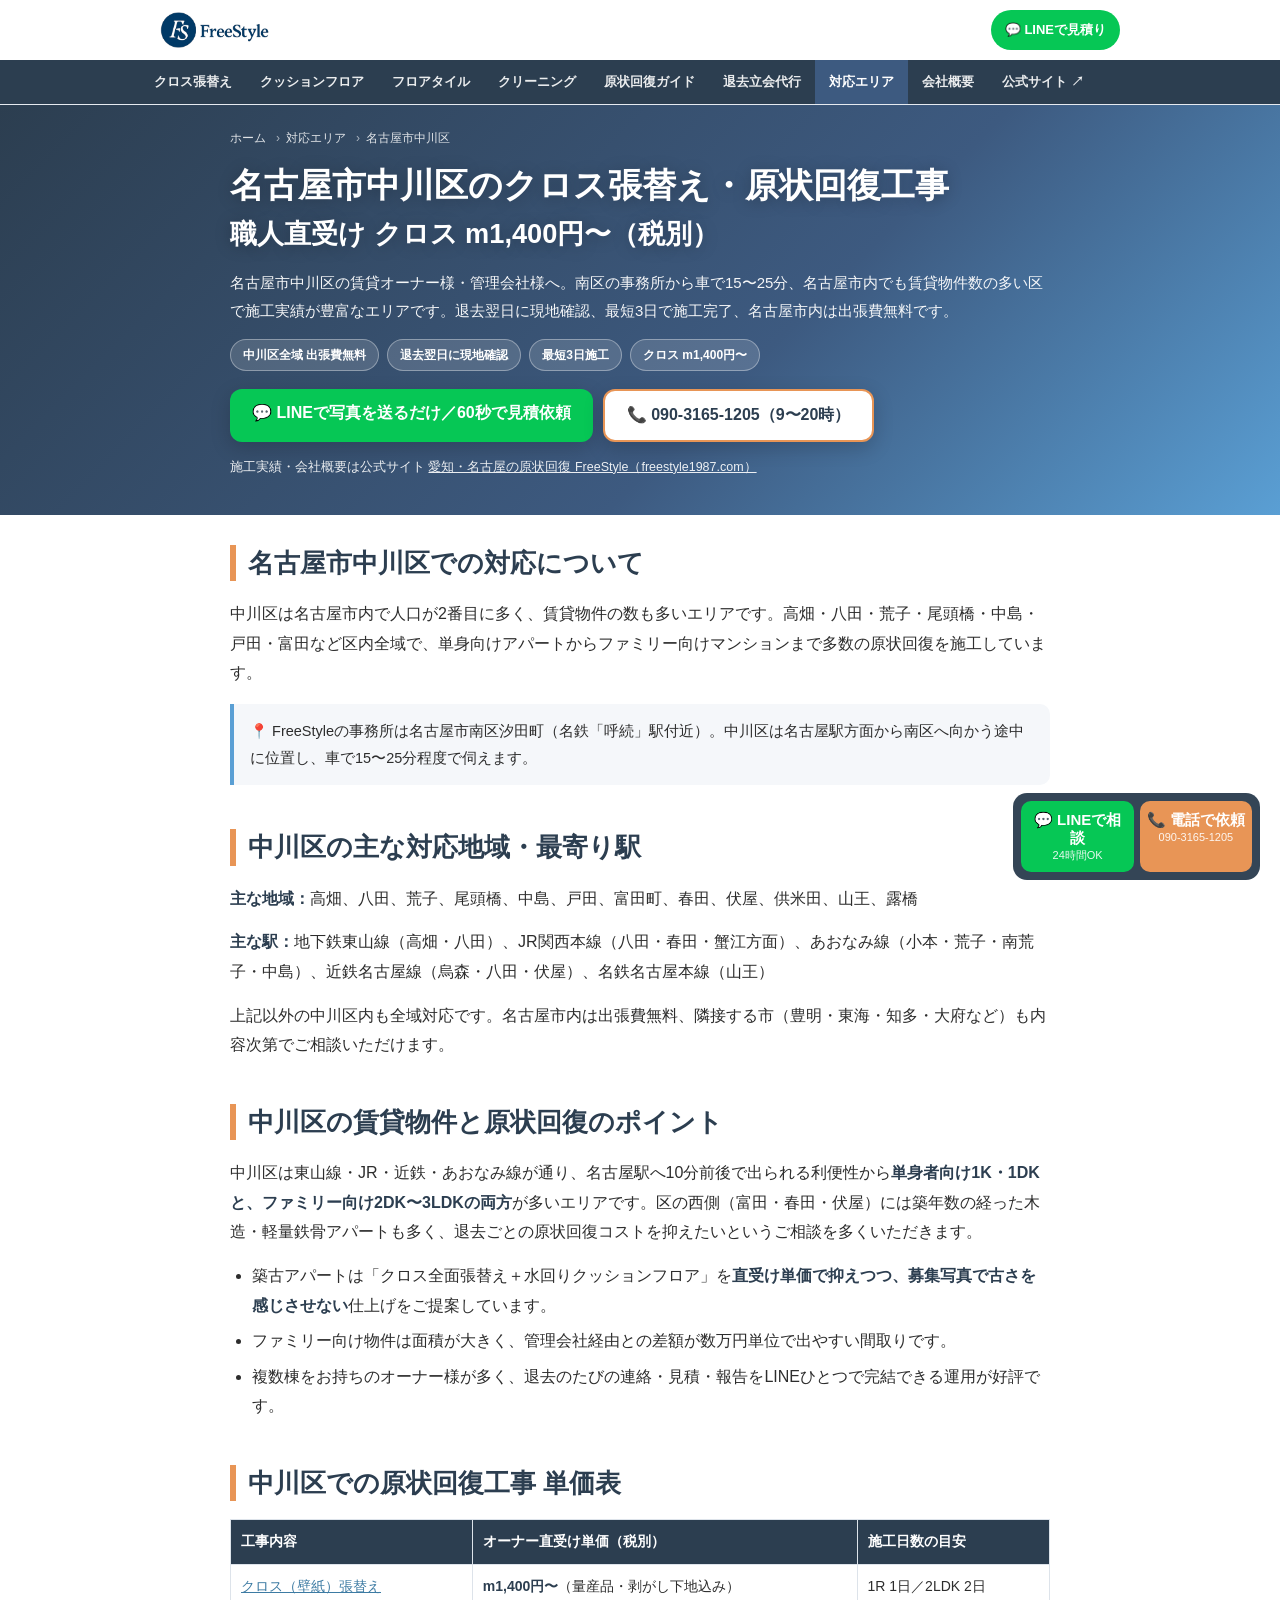
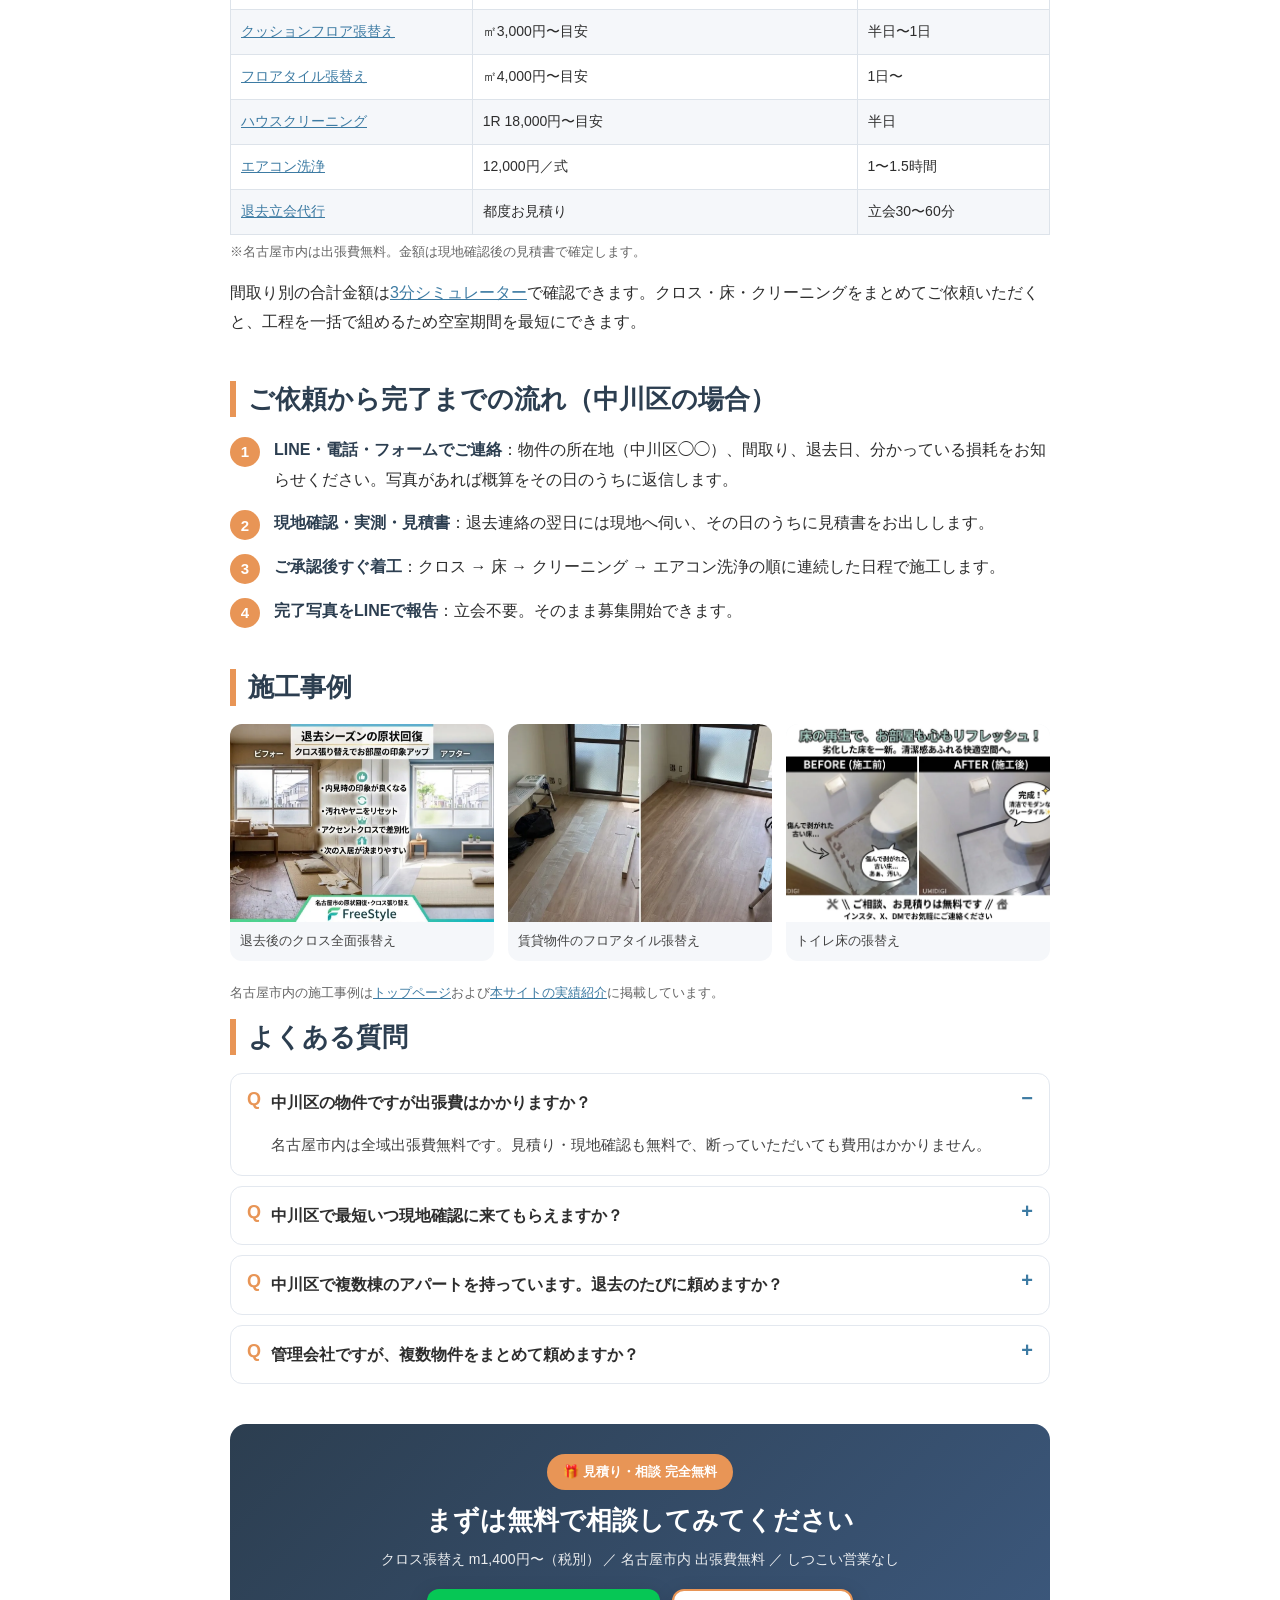
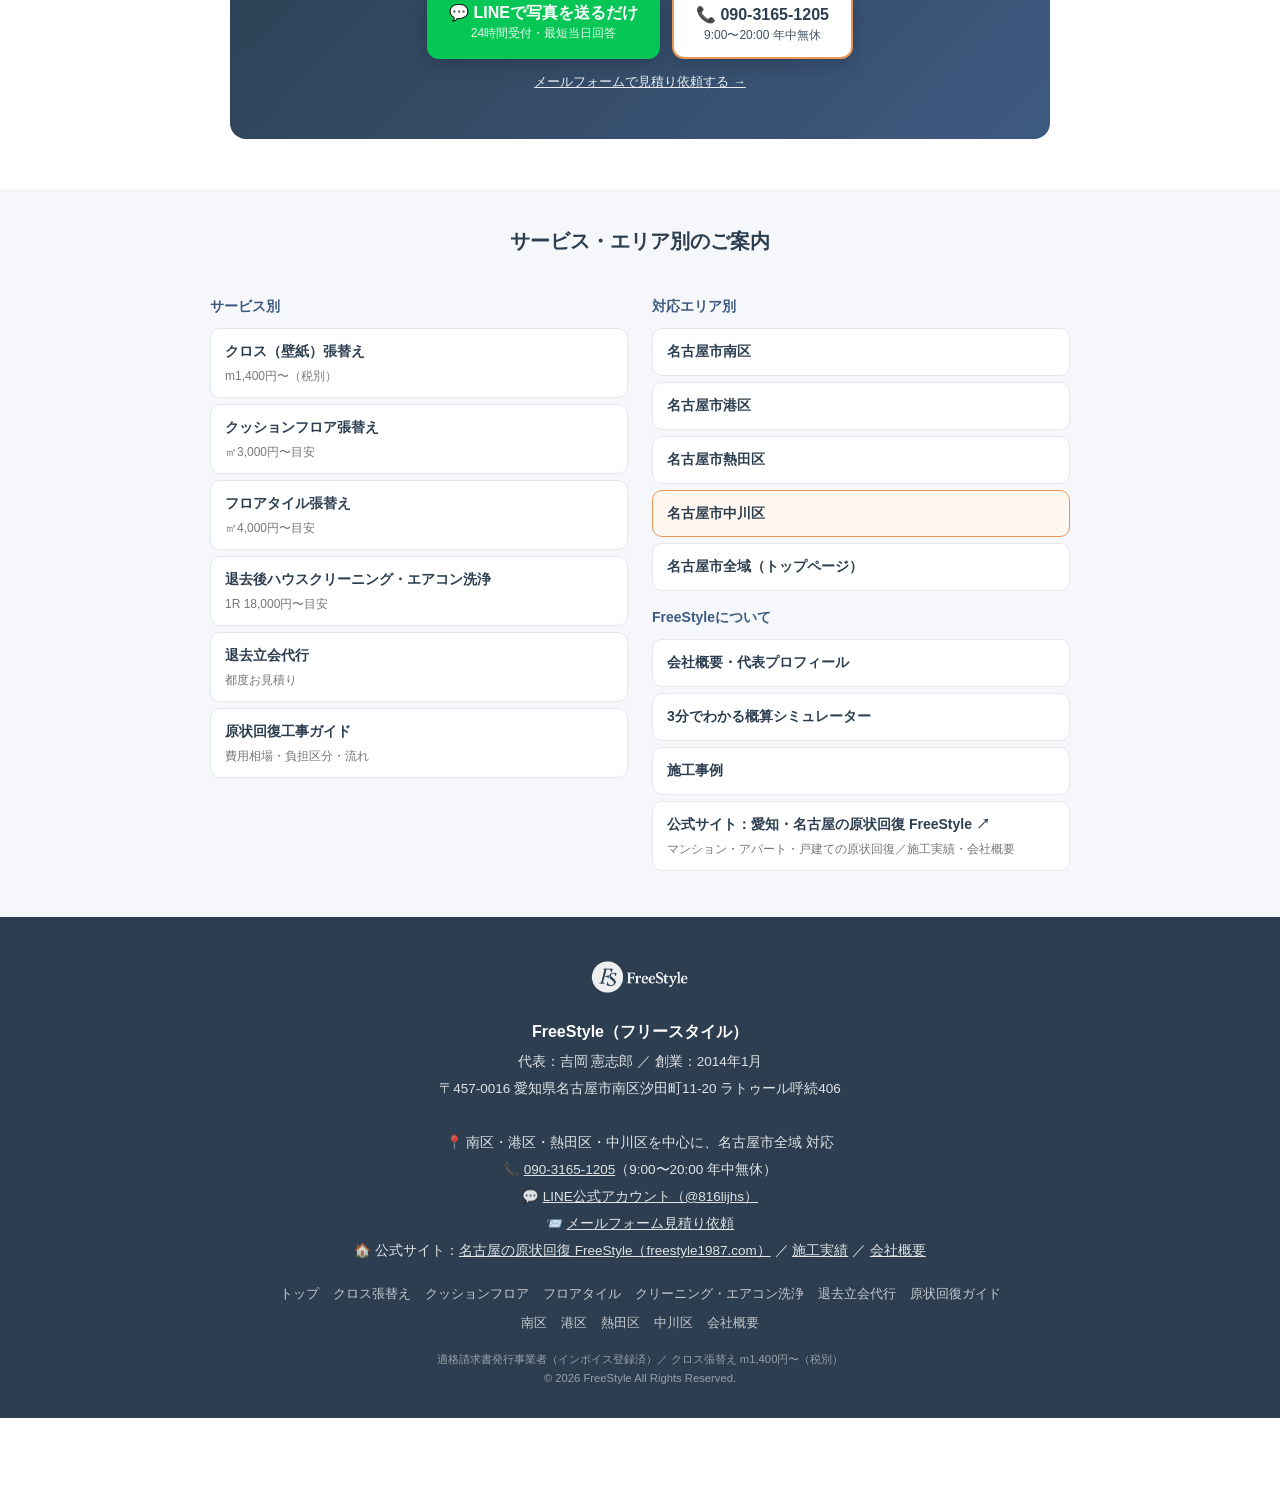
<file: area/nakagawa/index.html>
<!DOCTYPE html>
<html lang="ja">
<head>
<meta charset="UTF-8">
<meta name="viewport" content="width=device-width, initial-scale=1.0">
<meta name="theme-color" content="#2c3e50">
<!-- Google tag (gtag.js) -->
<script async src="https://www.googletagmanager.com/gtag/js?id=G-MNE5F1QSGY"></script>
<script>
  window.dataLayer = window.dataLayer || [];
  function gtag(){dataLayer.push(arguments);}
  gtag('js', new Date());
  gtag('config', 'G-MNE5F1QSGY');
</script>

<title>名古屋市中川区のクロス張替え・原状回復工事｜職人直受け m1,400円〜 FreeStyle</title>
<meta name="description" content="名古屋市中川区（高畑・八田ほか）の賃貸オーナー・管理会社向け原状回復工事。クロス張替え m1,400円〜（税別）、クッションフロア・フロアタイル・ハウスクリーニング・エアコン洗浄・退去立会代行。退去翌日に現地確認、最短3日施工、出張費無料。">
<meta name="author" content="FreeStyle 吉岡憲志郎">
<meta name="robots" content="index,follow,max-image-preview:large">
<link rel="canonical" href="https://freestyle-nagoya.netlify.app/area/nakagawa/">

<meta property="og:type" content="article">
<meta property="og:locale" content="ja_JP">
<meta property="og:title" content="名古屋市中川区のクロス張替え・原状回復工事｜職人直受け m1,400円〜 FreeStyle">
<meta property="og:description" content="名古屋市中川区（高畑・八田ほか）の賃貸オーナー・管理会社向け原状回復工事。クロス張替え m1,400円〜（税別）、クッションフロア・フロアタイル・ハウスクリーニング・エアコン洗浄・退去立会代行。退去翌日に現地確認、最短3日施工、出張費無料。">
<meta property="og:url" content="https://freestyle-nagoya.netlify.app/area/nakagawa/">
<meta property="og:site_name" content="FreeStyle（フリースタイル）">
<meta property="og:image" content="https://freestyle-nagoya.netlify.app/img/og.png">
<meta property="og:image:width" content="1200">
<meta property="og:image:height" content="630">
<meta name="twitter:card" content="summary_large_image">

<link rel="icon" type="image/png" sizes="32x32" href="/img/favicon-32.png">
<link rel="icon" type="image/png" sizes="192x192" href="/img/favicon-192.png">
<link rel="apple-touch-icon" href="/img/apple-touch-icon.png">
<link rel="stylesheet" href="/assets/sub.css">

<script type="application/ld+json">
{
 "@context": "https://schema.org",
 "@type": "BreadcrumbList",
 "itemListElement": [
  {
   "@type": "ListItem",
   "position": 1,
   "name": "ホーム",
   "item": "https://freestyle-nagoya.netlify.app/"
  },
  {
   "@type": "ListItem",
   "position": 2,
   "name": "対応エリア",
   "item": "https://freestyle-nagoya.netlify.app/area/minami/"
  },
  {
   "@type": "ListItem",
   "position": 3,
   "name": "名古屋市中川区",
   "item": "https://freestyle-nagoya.netlify.app/area/nakagawa/"
  }
 ]
}
</script>
<script type="application/ld+json">
{
 "@context": "https://schema.org",
 "@type": "Service",
 "@id": "https://freestyle-nagoya.netlify.app/area/nakagawa/#service",
 "name": "名古屋市中川区の原状回復工事・クロス張替え",
 "serviceType": "原状回復工事",
 "description": "名古屋市中川区の賃貸オーナー・管理会社向け原状回復工事（クロス張替え m1,400円〜、クッションフロア、フロアタイル、ハウスクリーニング、エアコン洗浄、退去立会代行）。",
 "url": "https://freestyle-nagoya.netlify.app/area/nakagawa/",
 "provider": {
  "@id": "https://freestyle-nagoya.netlify.app/#business"
 },
 "areaServed": {
  "@type": "AdministrativeArea",
  "name": "名古屋市中川区",
  "containedInPlace": {
   "@type": "City",
   "name": "名古屋市"
  }
 },
 "offers": {
  "@type": "Offer",
  "price": "1400",
  "priceCurrency": "JPY",
  "description": "クロス張替え m1,400円〜（税別）"
 }
}
</script>
<script type="application/ld+json">
{
 "@context": "https://schema.org",
 "@type": "FAQPage",
 "mainEntity": [
  {
   "@type": "Question",
   "name": "中川区の物件ですが出張費はかかりますか？",
   "acceptedAnswer": {
    "@type": "Answer",
    "text": "名古屋市内は全域出張費無料です。見積り・現地確認も無料で、断っていただいても費用はかかりません。"
   }
  },
  {
   "@type": "Question",
   "name": "中川区で最短いつ現地確認に来てもらえますか？",
   "acceptedAnswer": {
    "@type": "Answer",
    "text": "退去連絡の翌日には現地確認に伺います。空き状況によっては当日の対応もご相談ください。お急ぎの場合はお電話（090-3165-1205）が最も早いです。"
   }
  },
  {
   "@type": "Question",
   "name": "中川区で複数棟のアパートを持っています。退去のたびに頼めますか？",
   "acceptedAnswer": {
    "@type": "Answer",
    "text": "はい。退去予定が分かった時点でLINEでご連絡いただければ、工程を仮押さえします。完了写真・請求書もLINEとメールでお送りするので、遠方にお住まいのオーナー様でも立会不要で運用できます。"
   }
  },
  {
   "@type": "Question",
   "name": "管理会社ですが、複数物件をまとめて頼めますか？",
   "acceptedAnswer": {
    "@type": "Answer",
    "text": "はい。中川区内・名古屋市内の複数物件をまとめてのご依頼も歓迎です。月締めのご請求や退去立会代行にも対応しています。"
   }
  }
 ]
}
</script>
</head>
<body>

<header class="site-header">
  <div class="site-header-inner">
    <a href="/" class="brand"><img src="/img/logo-sm.png" alt="FreeStyle（フリースタイル）名古屋の原状回復・クロス張替え" width="347" height="114"></a>
    <a href="https://line.me/R/ti/p/%40816lijhs" class="hdr-line" onclick="gtag('event','line_click',{location:'header'})">💬 LINEで見積り</a>
  </div>
  <nav class="site-nav" aria-label="サイト内ナビゲーション"><div class="site-nav-inner"><a href="/cross/">クロス張替え</a><a href="/cushion-floor/">クッションフロア</a><a href="/floor-tile/">フロアタイル</a><a href="/house-cleaning/">クリーニング</a><a href="/genjo-kaifuku/">原状回復ガイド</a><a href="/tachiai/">退去立会代行</a><a href="/area/minami/" class=active>対応エリア</a><a href="/company/">会社概要</a><a href="https://freestyle1987.com/" target=_blank rel=noopener>公式サイト ↗</a></div></nav>
</header>

<main>
<div class="page-hero">
  <div class="wrap">
    <nav class="breadcrumb" aria-label="パンくずリスト"><ol><li><a href="/">ホーム</a></li><li><a href="/area/minami/">対応エリア</a></li><li aria-current="page">名古屋市中川区</li></ol></nav>
    <h1>名古屋市中川区のクロス張替え・原状回復工事<br><span style='font-size:.8em'>職人直受け クロス m1,400円〜（税別）</span></h1>
    <p class="lead">名古屋市中川区の賃貸オーナー様・管理会社様へ。南区の事務所から車で15〜25分、名古屋市内でも賃貸物件数の多い区で施工実績が豊富なエリアです。退去翌日に現地確認、最短3日で施工完了、名古屋市内は出張費無料です。</p>
    <div class="hero-tags"><span>中川区全域 出張費無料</span><span>退去翌日に現地確認</span><span>最短3日施工</span><span>クロス m1,400円〜</span></div>
    <div class="hero-cta">
      <a href="https://line.me/R/ti/p/%40816lijhs" class="btn-line" onclick="gtag('event','line_click',{location:'subpage_hero'})">💬 LINEで写真を送るだけ／60秒で見積依頼</a>
      <a href="tel:09031651205" class="btn-tel" onclick="gtag('event','tel_click',{location:'subpage_hero'})">📞 090-3165-1205（9〜20時）</a>
    </div>
    <p class="hero-official">施工実績・会社概要は公式サイト <a href="https://freestyle1987.com/" target="_blank" rel="noopener">愛知・名古屋の原状回復 FreeStyle（freestyle1987.com）</a></p>
  </div>
</div>
<article class="wrap content">

<h2>名古屋市中川区での対応について</h2>
<p>中川区は名古屋市内で人口が2番目に多く、賃貸物件の数も多いエリアです。高畑・八田・荒子・尾頭橋・中島・戸田・富田など区内全域で、単身向けアパートからファミリー向けマンションまで多数の原状回復を施工しています。</p>
<div class="point">📍 FreeStyleの事務所は名古屋市南区汐田町（名鉄「呼続」駅付近）。中川区は名古屋駅方面から南区へ向かう途中に位置し、車で15〜25分程度で伺えます。</div>

<h2>中川区の主な対応地域・最寄り駅</h2>
<p><strong>主な地域：</strong>高畑、八田、荒子、尾頭橋、中島、戸田、富田町、春田、伏屋、供米田、山王、露橋</p>
<p><strong>主な駅：</strong>地下鉄東山線（高畑・八田）、JR関西本線（八田・春田・蟹江方面）、あおなみ線（小本・荒子・南荒子・中島）、近鉄名古屋線（烏森・八田・伏屋）、名鉄名古屋本線（山王）</p>
<p>上記以外の中川区内も全域対応です。名古屋市内は出張費無料、隣接する市（豊明・東海・知多・大府など）も内容次第でご相談いただけます。</p>

<h2>中川区の賃貸物件と原状回復のポイント</h2>
<p>中川区は東山線・JR・近鉄・あおなみ線が通り、名古屋駅へ10分前後で出られる利便性から<strong>単身者向け1K・1DKと、ファミリー向け2DK〜3LDKの両方</strong>が多いエリアです。区の西側（富田・春田・伏屋）には築年数の経った木造・軽量鉄骨アパートも多く、退去ごとの原状回復コストを抑えたいというご相談を多くいただきます。</p><ul><li>築古アパートは「クロス全面張替え＋水回りクッションフロア」を<strong>直受け単価で抑えつつ、募集写真で古さを感じさせない</strong>仕上げをご提案しています。</li><li>ファミリー向け物件は面積が大きく、管理会社経由との差額が数万円単位で出やすい間取りです。</li><li>複数棟をお持ちのオーナー様が多く、退去のたびの連絡・見積・報告をLINEひとつで完結できる運用が好評です。</li></ul>

<h2>中川区での原状回復工事 単価表</h2>
<div class="tbl-wrap"><table><thead><tr><th>工事内容</th><th>オーナー直受け単価（税別）</th><th>施工日数の目安</th></tr></thead><tbody><tr><td><a href="/cross/">クロス（壁紙）張替え</a></td><td><strong>m1,400円〜</strong>（量産品・剥がし下地込み）</td><td>1R 1日／2LDK 2日</td></tr><tr><td><a href="/cushion-floor/">クッションフロア張替え</a></td><td>㎡3,000円〜目安</td><td>半日〜1日</td></tr><tr><td><a href="/floor-tile/">フロアタイル張替え</a></td><td>㎡4,000円〜目安</td><td>1日〜</td></tr><tr><td><a href="/house-cleaning/">ハウスクリーニング</a></td><td>1R 18,000円〜目安</td><td>半日</td></tr><tr><td><a href="/house-cleaning/">エアコン洗浄</a></td><td>12,000円／式</td><td>1〜1.5時間</td></tr><tr><td><a href="/tachiai/">退去立会代行</a></td><td>都度お見積り</td><td>立会30〜60分</td></tr></tbody></table></div><p class="tbl-note">※名古屋市内は出張費無料。金額は現地確認後の見積書で確定します。</p>
<p>間取り別の合計金額は<a href="/#simulator">3分シミュレーター</a>で確認できます。クロス・床・クリーニングをまとめてご依頼いただくと、工程を一括で組めるため空室期間を最短にできます。</p>

<h2>ご依頼から完了までの流れ（中川区の場合）</h2>
<ol class="steps">
  <li><strong>LINE・電話・フォームでご連絡</strong>：物件の所在地（中川区◯◯）、間取り、退去日、分かっている損耗をお知らせください。写真があれば概算をその日のうちに返信します。</li>
  <li><strong>現地確認・実測・見積書</strong>：退去連絡の翌日には現地へ伺い、その日のうちに見積書をお出しします。</li>
  <li><strong>ご承認後すぐ着工</strong>：クロス → 床 → クリーニング → エアコン洗浄の順に連続した日程で施工します。</li>
  <li><strong>完了写真をLINEで報告</strong>：立会不要。そのまま募集開始できます。</li>
</ol>

<h2>施工事例</h2>
<div class="works-grid">
  <figure><a href="/#works"><picture><source type="image/webp" srcset="/img/works/works-05-cross.webp"><img src="/img/works/works-05-cross.jpg" alt="名古屋市 退去後のクロス張替え 原状回復工事" loading="lazy" width="1200" height="654"></picture></a><figcaption>退去後のクロス全面張替え</figcaption></figure>
  <figure><a href="/#works"><picture><source type="image/webp" srcset="/img/works/works-01-floortile.webp"><img src="/img/works/works-01-floortile.jpg" alt="名古屋市の賃貸物件 フロアタイル張替え" loading="lazy" width="899" height="1200"></picture></a><figcaption>賃貸物件のフロアタイル張替え</figcaption></figure>
  <figure><a href="/#works"><picture><source type="image/webp" srcset="/img/works/works-03-toilet.webp"><img src="/img/works/works-03-toilet.jpg" alt="名古屋市 トイレ床の張替え" loading="lazy" width="1200" height="816"></picture></a><figcaption>トイレ床の張替え</figcaption></figure>
</div>
<p class="note">名古屋市内の施工事例は<a href="/#works">トップページ</a>および<a href="https://freestyle1987.com/works/" target="_blank" rel="noopener">本サイトの実績紹介</a>に掲載しています。</p>


<section class="sec">
  <h2>よくある質問</h2>
  <div class="faq-list">
    <div class="faq-item open">
      <div class="faq-q">中川区の物件ですが出張費はかかりますか？</div>
      <div class="faq-a">名古屋市内は全域出張費無料です。見積り・現地確認も無料で、断っていただいても費用はかかりません。</div>
    </div>
    <div class="faq-item">
      <div class="faq-q">中川区で最短いつ現地確認に来てもらえますか？</div>
      <div class="faq-a">退去連絡の翌日には現地確認に伺います。空き状況によっては当日の対応もご相談ください。お急ぎの場合はお電話（090-3165-1205）が最も早いです。</div>
    </div>
    <div class="faq-item">
      <div class="faq-q">中川区で複数棟のアパートを持っています。退去のたびに頼めますか？</div>
      <div class="faq-a">はい。退去予定が分かった時点でLINEでご連絡いただければ、工程を仮押さえします。完了写真・請求書もLINEとメールでお送りするので、遠方にお住まいのオーナー様でも立会不要で運用できます。</div>
    </div>
    <div class="faq-item">
      <div class="faq-q">管理会社ですが、複数物件をまとめて頼めますか？</div>
      <div class="faq-a">はい。中川区内・名古屋市内の複数物件をまとめてのご依頼も歓迎です。月締めのご請求や退去立会代行にも対応しています。</div>
    </div>
  </div>
</section>


<div class="cta-box">
  <div class="cta-badge">🎁 見積り・相談 完全無料</div>
  <h2>まずは無料で相談してみてください</h2>
  <p>クロス張替え m1,400円〜（税別） ／ 名古屋市内 出張費無料 ／ しつこい営業なし</p>
  <div class="cta-buttons">
    <a href="https://line.me/R/ti/p/%40816lijhs" class="btn-line" onclick="gtag('event','line_click',{location:'subpage_bottom'})">💬 LINEで写真を送るだけ<span>24時間受付・最短当日回答</span></a>
    <a href="tel:09031651205" class="btn-tel" onclick="gtag('event','tel_click',{location:'subpage_bottom'})">📞 090-3165-1205<span>9:00〜20:00 年中無休</span></a>
  </div>
  <p class="cta-form-link"><a href="/#contact-form">メールフォームで見積り依頼する →</a></p>
</div>

</article>

<section class="sec related">
  <h2>サービス・エリア別のご案内</h2>
  <div class="related-cols">
    <div>
      <h3>サービス別</h3>
      <ul class="link-list"><li><a href="/cross/">クロス（壁紙）張替え<small>m1,400円〜（税別）</small></a></li><li><a href="/cushion-floor/">クッションフロア張替え<small>㎡3,000円〜目安</small></a></li><li><a href="/floor-tile/">フロアタイル張替え<small>㎡4,000円〜目安</small></a></li><li><a href="/house-cleaning/">退去後ハウスクリーニング・エアコン洗浄<small>1R 18,000円〜目安</small></a></li><li><a href="/tachiai/">退去立会代行<small>都度お見積り</small></a></li>
        <li><a href="/genjo-kaifuku/">原状回復工事ガイド<small>費用相場・負担区分・流れ</small></a></li>
      </ul>
    </div>
    <div>
      <h3>対応エリア別</h3>
      <ul class="link-list"><li><a href="/area/minami/">名古屋市南区</a></li><li><a href="/area/minato/">名古屋市港区</a></li><li><a href="/area/atsuta/">名古屋市熱田区</a></li><li><a href="/area/nakagawa/" class=current>名古屋市中川区</a></li>
        <li><a href="/">名古屋市全域（トップページ）</a></li>
      </ul>
      <h3>FreeStyleについて</h3>
      <ul class="link-list">
        <li><a href="/company/">会社概要・代表プロフィール</a></li>
        <li><a href="/#simulator">3分でわかる概算シミュレーター</a></li>
        <li><a href="/#works">施工事例</a></li>
        <li><a href="https://freestyle1987.com/" target="_blank" rel="noopener">公式サイト：愛知・名古屋の原状回復 FreeStyle ↗<small>マンション・アパート・戸建ての原状回復／施工実績・会社概要</small></a></li>
      </ul>
    </div>
  </div>
</section>

</main>

<footer>
  <a href="/"><img src="/img/logo-sm.png" alt="FreeStyle" class="footer-logo" width="347" height="114"></a><br>
  <strong>FreeStyle（フリースタイル）</strong><br>
  代表：吉岡 憲志郎 ／ 創業：2014年1月<br>
  〒457-0016 愛知県名古屋市南区汐田町11-20 ラトゥール呼続406<br><br>
  📍 南区・港区・熱田区・中川区を中心に、名古屋市全域 対応<br>
  📞 <a href="tel:09031651205">090-3165-1205</a>（9:00〜20:00 年中無休）<br>
  💬 <a href="https://line.me/R/ti/p/%40816lijhs">LINE公式アカウント（@816lijhs）</a><br>
  📨 <a href="/#contact-form">メールフォーム見積り依頼</a><br>
  🏠 公式サイト：<a href="https://freestyle1987.com/" target="_blank" rel="noopener">名古屋の原状回復 FreeStyle（freestyle1987.com）</a> ／ <a href="https://freestyle1987.com/works/" target="_blank" rel="noopener">施工実績</a> ／ <a href="https://freestyle1987.com/company/" target="_blank" rel="noopener">会社概要</a><br>
  <nav class="footer-nav" aria-label="フッターナビゲーション">
    <a href="/">トップ</a>
    <a href="/cross/">クロス張替え</a>
    <a href="/cushion-floor/">クッションフロア</a>
    <a href="/floor-tile/">フロアタイル</a>
    <a href="/house-cleaning/">クリーニング・エアコン洗浄</a>
    <a href="/tachiai/">退去立会代行</a>
    <a href="/genjo-kaifuku/">原状回復ガイド</a>
    <a href="/area/minami/">南区</a>
    <a href="/area/minato/">港区</a>
    <a href="/area/atsuta/">熱田区</a>
    <a href="/area/nakagawa/">中川区</a>
    <a href="/company/">会社概要</a>
  </nav>
  <small>適格請求書発行事業者（インボイス登録済）／ クロス張替え m1,400円〜（税別）<br>© 2026 FreeStyle All Rights Reserved.</small>
</footer>

<div class="sticky-cta">
  <a href="https://line.me/R/ti/p/%40816lijhs" class="sticky-line" onclick="gtag('event','line_click',{location:'sticky_bar'})">💬 LINEで相談<span>24時間OK</span></a>
  <a href="tel:09031651205" class="sticky-tel" onclick="gtag('event','tel_click',{location:'sticky_bar'})">📞 電話で依頼<span>090-3165-1205</span></a>
</div>

<script>
(function() {
  document.querySelectorAll('.faq-item').forEach(function(item) {
    var q = item.querySelector('.faq-q');
    if (!q) return;
    q.setAttribute('role', 'button');
    q.setAttribute('tabindex', '0');
    q.setAttribute('aria-expanded', item.classList.contains('open') ? 'true' : 'false');
    function toggle() {
      var open = item.classList.toggle('open');
      q.setAttribute('aria-expanded', open ? 'true' : 'false');
    }
    q.addEventListener('click', toggle);
    q.addEventListener('keydown', function(e) {
      if (e.key === 'Enter' || e.key === ' ') { e.preventDefault(); toggle(); }
    });
  });
})();
</script>

</body>
</html>
</file>
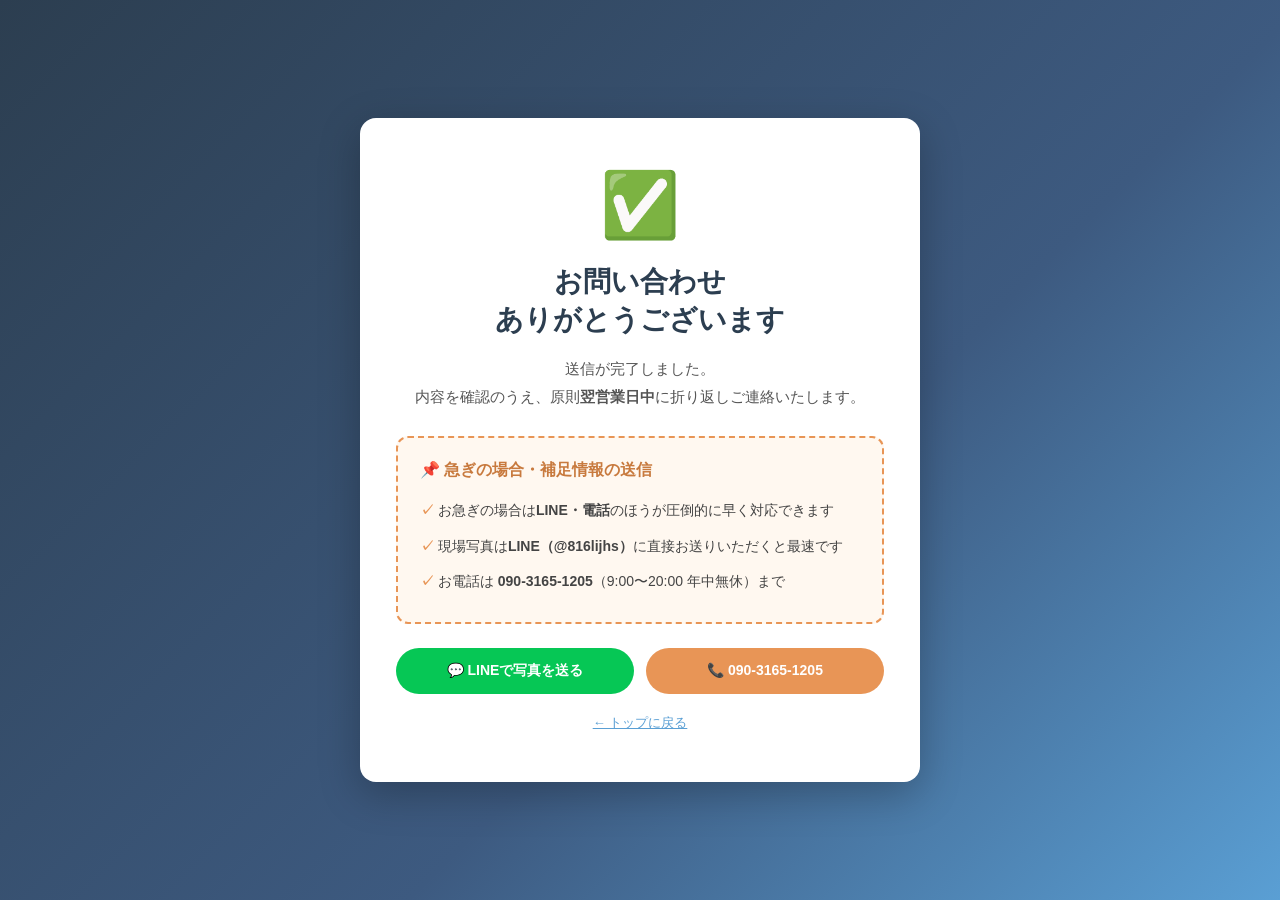
<file: thanks.html>
<!DOCTYPE html>
<html lang="ja">
<head>
<meta charset="UTF-8">
<meta name="viewport" content="width=device-width, initial-scale=1.0">
<title>お問い合わせ送信完了｜FreeStyle 名古屋のクロス張替え</title>
<meta name="robots" content="noindex,nofollow">
<link rel="icon" type="image/png" sizes="32x32" href="img/favicon-32.png">

<!-- Google tag (gtag.js) -->
<script async src="https://www.googletagmanager.com/gtag/js?id=G-MNE5F1QSGY"></script>
<script>
  window.dataLayer = window.dataLayer || [];
  function gtag(){dataLayer.push(arguments);}
  gtag('js', new Date());
  gtag('config', 'G-MNE5F1QSGY');
  gtag('event', 'form_submit', { method: 'contact_form' });
  gtag('event', 'generate_lead', { currency: 'JPY', value: 1 });
</script>
<style>
  * { margin: 0; padding: 0; box-sizing: border-box; }
  body {
    font-family: 'Hiragino Kaku Gothic ProN', 'Meiryo', sans-serif;
    background: linear-gradient(135deg, #2c3e50 0%, #3d5a80 60%, #5a9fd4 100%);
    color: #2d2d2d;
    min-height: 100vh;
    display: flex;
    align-items: center;
    justify-content: center;
    padding: 20px;
  }
  .card {
    background: white;
    border-radius: 16px;
    padding: 50px 36px;
    max-width: 560px;
    width: 100%;
    box-shadow: 0 12px 40px rgba(0,0,0,0.25);
    text-align: center;
  }
  .icon {
    font-size: 64px;
    margin-bottom: 20px;
  }
  h1 {
    font-size: 28px;
    color: #2c3e50;
    margin-bottom: 16px;
    font-weight: 900;
  }
  p {
    color: #555;
    line-height: 1.9;
    margin-bottom: 16px;
    font-size: 15px;
  }
  .next-actions {
    background: #fff8f0;
    border: 2px dashed #e89556;
    border-radius: 12px;
    padding: 22px;
    margin: 24px 0;
    text-align: left;
  }
  .next-actions h3 {
    color: #c87a3e;
    font-size: 16px;
    margin-bottom: 12px;
    font-weight: 900;
  }
  .next-actions ul { list-style: none; padding: 0; }
  .next-actions li {
    font-size: 14px;
    color: #444;
    padding: 6px 0;
    line-height: 1.7;
  }
  .next-actions li::before { content: '✓ '; color: #e89556; font-weight: bold; }
  .cta-row {
    display: flex;
    gap: 12px;
    flex-wrap: wrap;
    justify-content: center;
    margin-top: 24px;
  }
  .cta-row a {
    flex: 1 1 200px;
    padding: 14px 20px;
    border-radius: 50px;
    text-decoration: none;
    font-weight: 900;
    font-size: 14px;
    color: white;
    text-align: center;
  }
  .cta-line { background: #06c755; }
  .cta-tel { background: #e89556; }
  .cta-back {
    display: inline-block;
    margin-top: 20px;
    color: #5a9fd4;
    text-decoration: underline;
    font-size: 13px;
  }
</style>
</head>
<body>
  <div class="card">
    <div class="icon">✅</div>
    <h1>お問い合わせ<br>ありがとうございます</h1>
    <p>
      送信が完了しました。<br>
      内容を確認のうえ、原則<strong>翌営業日中</strong>に折り返しご連絡いたします。
    </p>

    <div class="next-actions">
      <h3>📌 急ぎの場合・補足情報の送信</h3>
      <ul>
        <li>お急ぎの場合は<strong>LINE・電話</strong>のほうが圧倒的に早く対応できます</li>
        <li>現場写真は<strong>LINE（@816lijhs）</strong>に直接お送りいただくと最速です</li>
        <li>お電話は <strong>090-3165-1205</strong>（9:00〜20:00 年中無休）まで</li>
      </ul>
    </div>

    <div class="cta-row">
      <a href="https://line.me/R/ti/p/%40816lijhs" class="cta-line">💬 LINEで写真を送る</a>
      <a href="tel:09031651205" class="cta-tel">📞 090-3165-1205</a>
    </div>

    <a href="/" class="cta-back">← トップに戻る</a>
  </div>
</body>
</html>
</file>
<file: assets/sub.css>
/* FreeStyle サブページ共通スタイル（トップページ index.html とは独立） */
* { margin: 0; padding: 0; box-sizing: border-box; }
:root {
  --primary: #5a9fd4;
  --primary-dark: #3d7ba3;
  --accent: #e89556;
  --accent-dark: #c87a3e;
  --dark: #2c3e50;
  --navy: #3d5a80;
  --light: #f5f7fa;
  --white: #ffffff;
  --text: #2d2d2d;
  --line: #06c755;
}
html { scroll-behavior: smooth; }
body {
  font-family: 'Hiragino Kaku Gothic ProN', 'Meiryo', sans-serif;
  color: var(--text);
  line-height: 1.85;
  background: var(--white);
  padding-bottom: calc(76px + env(safe-area-inset-bottom));
}
img { max-width: 100%; height: auto; }
a { color: var(--primary-dark); }
.wrap { max-width: 860px; margin: 0 auto; padding: 0 20px; }

/* header */
.site-header { background: var(--white); border-bottom: 1px solid #e6eaf0; position: sticky; top: 0; z-index: 50; }
.site-header-inner { max-width: 1000px; margin: 0 auto; padding: 10px 20px; display: flex; align-items: center; justify-content: space-between; gap: 12px; }
.brand img { height: 36px; width: auto; display: block; }
.hdr-line { background: var(--line); color: #fff; text-decoration: none; font-weight: bold; font-size: 13px; padding: 8px 14px; border-radius: 999px; white-space: nowrap; }
.site-nav { background: var(--dark); }
.site-nav-inner { max-width: 1000px; margin: 0 auto; display: flex; overflow-x: auto; -webkit-overflow-scrolling: touch; scrollbar-width: none; }
.site-nav-inner::-webkit-scrollbar { display: none; }
.site-nav a { color: #fff; text-decoration: none; font-size: 13px; font-weight: bold; padding: 10px 14px; white-space: nowrap; opacity: 0.9; }
.site-nav a.active, .site-nav a:hover { background: var(--navy); opacity: 1; }

/* hero */
.page-hero { background: linear-gradient(135deg, #2c3e50 0%, #3d5a80 60%, #5a9fd4 100%); color: #fff; padding: 22px 0 36px; }
.breadcrumb ol { list-style: none; display: flex; flex-wrap: wrap; gap: 4px; font-size: 12px; opacity: 0.85; margin-bottom: 14px; }
.breadcrumb li + li::before { content: '›'; margin: 0 6px; opacity: 0.7; }
.breadcrumb a { color: #fff; text-decoration: none; }
.page-hero h1 { font-size: clamp(22px, 4.6vw, 34px); font-weight: 900; line-height: 1.35; margin-bottom: 14px; text-shadow: 0 2px 16px rgba(0,0,0,0.25); }
.page-hero .lead { font-size: 15px; opacity: 0.95; margin-bottom: 14px; }
.hero-tags { display: flex; flex-wrap: wrap; gap: 8px; margin-bottom: 18px; }
.hero-tags span { background: rgba(255,255,255,0.14); border: 1px solid rgba(255,255,255,0.35); border-radius: 999px; font-size: 12px; font-weight: bold; padding: 4px 12px; }
.hero-cta { display: flex; flex-wrap: wrap; gap: 10px; }

/* buttons */
.btn-line, .btn-tel {
  display: inline-block; text-decoration: none; font-weight: 900; border-radius: 12px;
  padding: 14px 22px; font-size: 16px; line-height: 1.3; text-align: center;
  box-shadow: 0 6px 20px rgba(0,0,0,0.18); transition: transform .15s;
}
.btn-line { background: var(--line); color: #fff; }
.btn-tel { background: #fff; color: var(--dark); border: 2px solid var(--accent); }
.btn-line:hover, .btn-tel:hover { transform: translateY(-2px); }
.btn-line span, .btn-tel span { display: block; font-size: 12px; font-weight: normal; opacity: 0.9; margin-top: 2px; }

/* content */
.content { padding: 30px 20px 10px; }
.content h2 { font-size: clamp(20px, 3.6vw, 26px); font-weight: 900; color: var(--dark); border-left: 6px solid var(--accent); padding-left: 12px; margin: 44px 0 18px; line-height: 1.4; }
.content h2:first-child { margin-top: 0; }
.content h3 { font-size: 17px; font-weight: 900; color: var(--navy); margin: 26px 0 10px; }
.content p { margin-bottom: 14px; }
.content ul, .content ol { margin: 0 0 16px 1.4em; }
.content li { margin-bottom: 6px; }
.content strong { color: var(--dark); }
.content .em { color: var(--accent-dark); font-weight: bold; }
.point { background: var(--light); border-left: 4px solid var(--primary); padding: 14px 16px; border-radius: 0 10px 10px 0; margin: 16px 0 20px; font-size: 14.5px; }
.note { font-size: 13px; color: #666; }
.price-big { background: #fff8f0; border: 2px solid var(--accent); border-radius: 14px; padding: 18px 20px; text-align: center; margin: 12px 0 20px; }
.price-big .v { font-size: clamp(30px, 7vw, 44px); font-weight: 900; color: var(--accent-dark); line-height: 1.1; }
.price-big .v small { font-size: 16px; }
.price-big .s { font-size: 13px; color: #666; margin-top: 6px; }
.tbl-wrap { overflow-x: auto; margin: 10px 0 6px; }
table { border-collapse: collapse; width: 100%; font-size: 14px; min-width: 420px; }
th, td { border: 1px solid #dde3ea; padding: 9px 10px; text-align: left; vertical-align: top; }
th { background: var(--dark); color: #fff; font-weight: bold; white-space: nowrap; }
tbody tr:nth-child(even) td { background: var(--light); }
.tbl-note { font-size: 12.5px; color: #666; margin-bottom: 18px; }
.check-list { list-style: none; margin-left: 0 !important; }
.check-list li { padding-left: 1.6em; position: relative; }
.check-list li::before { content: '✓'; color: var(--line); font-weight: 900; position: absolute; left: 0; }
.steps { counter-reset: step; list-style: none; margin-left: 0 !important; }
.steps li { counter-increment: step; position: relative; padding-left: 44px; margin-bottom: 14px; }
.steps li::before { content: counter(step); position: absolute; left: 0; top: 2px; width: 30px; height: 30px; border-radius: 50%; background: var(--accent); color: #fff; font-weight: 900; display: flex; align-items: center; justify-content: center; font-size: 15px; }
.works-grid { display: grid; grid-template-columns: repeat(auto-fill, minmax(200px, 1fr)); gap: 14px; margin: 10px 0 20px; }
.works-grid figure { background: var(--light); border-radius: 12px; overflow: hidden; }
.works-grid img { width: 100%; aspect-ratio: 4/3; object-fit: cover; display: block; }
.works-grid figcaption { font-size: 12.5px; padding: 8px 10px; color: #444; }
.compare { display: grid; grid-template-columns: 1fr 1fr; gap: 14px; margin: 10px 0 20px; }
.compare > div { border-radius: 12px; padding: 16px; font-size: 14px; }
.compare .bad { background: #fdf1ec; border: 1px solid #f3c9b8; }
.compare .good { background: #eefbf2; border: 1px solid #b9ebc8; }
.compare h4 { margin-bottom: 8px; font-size: 15px; }
@media (max-width: 600px) { .compare { grid-template-columns: 1fr; } }

/* FAQ */
.faq-list { margin-top: 10px; }
.faq-item { border: 1px solid #e3e8ef; border-radius: 12px; margin-bottom: 10px; background: #fff; }
.faq-q { display: flex; gap: 10px; align-items: flex-start; padding: 14px 16px; font-weight: bold; cursor: pointer; }
.faq-q::before { content: 'Q'; color: var(--accent); font-weight: 900; font-size: 18px; flex-shrink: 0; line-height: 1.3; }
.faq-q::after { content: '+'; margin-left: auto; color: var(--primary-dark); font-weight: 900; font-size: 20px; line-height: 1; }
.faq-item.open .faq-q::after { content: '−'; }
.faq-item:not(.open) .faq-a { display: none; }
.faq-a { padding: 0 16px 16px 40px; font-size: 14.5px; color: #444; }

/* CTA */
.cta-box { background: linear-gradient(135deg, #2c3e50 0%, #3d5a80 100%); color: #fff; border-radius: 16px; padding: 30px 22px; text-align: center; margin: 40px 0 10px; }
.cta-badge { display: inline-block; background: var(--accent); color: #fff; font-weight: 900; border-radius: 999px; padding: 6px 16px; font-size: 13px; margin-bottom: 12px; }
.cta-box h2 { color: #fff; border: none; padding: 0; margin: 0 0 8px; font-size: clamp(20px, 4vw, 26px); }
.cta-box p { font-size: 14px; opacity: 0.9; }
.cta-buttons { display: flex; flex-wrap: wrap; justify-content: center; gap: 12px; margin: 16px 0 10px; }
.cta-form-link a { color: #fff; font-size: 13px; }

/* related */
.related { background: var(--light); padding: 34px 20px 40px; margin-top: 30px; }
.related h2 { text-align: center; font-size: 20px; font-weight: 900; color: var(--dark); margin-bottom: 20px; }
.related h3 { font-size: 14px; color: var(--navy); margin: 14px 0 8px; }
.related-cols { max-width: 860px; margin: 0 auto; display: grid; grid-template-columns: 1fr 1fr; gap: 24px; }
@media (max-width: 640px) { .related-cols { grid-template-columns: 1fr; } }
.link-list { list-style: none; }
.link-list li { margin-bottom: 6px; }
.link-list a { display: block; background: #fff; border: 1px solid #e3e8ef; border-radius: 10px; padding: 10px 14px; text-decoration: none; color: var(--dark); font-weight: bold; font-size: 14px; }
.link-list a small { display: block; font-weight: normal; font-size: 12px; color: #777; }
.link-list a.current { border-color: var(--accent); background: #fff8f0; }
.link-list a:hover { border-color: var(--primary); }

/* footer */
footer { background: var(--dark); color: rgba(255,255,255,0.85); text-align: center; padding: 44px 20px 30px; font-size: 13.5px; line-height: 2; }
footer a { color: inherit; text-decoration: underline; }
footer strong { color: #fff; font-size: 16px; }
footer .footer-logo { height: 32px; width: auto; filter: brightness(0) invert(1); opacity: 0.92; display: inline-block; margin-bottom: 14px; }
.footer-nav { display: flex; flex-wrap: wrap; justify-content: center; gap: 4px 14px; margin: 18px auto 14px; max-width: 760px; font-size: 12.5px; }
.footer-nav a { text-decoration: none; opacity: 0.85; }
.footer-nav a:hover { text-decoration: underline; opacity: 1; }
footer small { opacity: 0.6; display: block; line-height: 1.7; }

/* sticky cta */
.sticky-cta { position: fixed; left: 0; right: 0; bottom: 0; display: flex; gap: 6px; padding: 8px 8px calc(8px + env(safe-area-inset-bottom)); background: rgba(44,62,80,0.96); z-index: 60; }
.sticky-cta a { flex: 1; text-align: center; color: #fff; text-decoration: none; font-weight: 900; font-size: 15px; padding: 10px 6px; border-radius: 10px; line-height: 1.2; }
.sticky-cta .sticky-line { background: var(--line); }
.sticky-cta .sticky-tel { background: var(--accent); }
.sticky-cta a span { font-size: 11px; font-weight: normal; opacity: 0.9; display: block; margin-top: 2px; }
@media (min-width: 900px) { .sticky-cta { max-width: 520px; left: auto; right: 20px; bottom: 20px; border-radius: 14px; } }
@media (prefers-reduced-motion: reduce) { html { scroll-behavior: auto; } .btn-line, .btn-tel { transition: none; } }
.hero-official { font-size: 12.5px; opacity: 0.9; margin-top: 14px; }
.hero-official a { color: #fff; }
</file>
